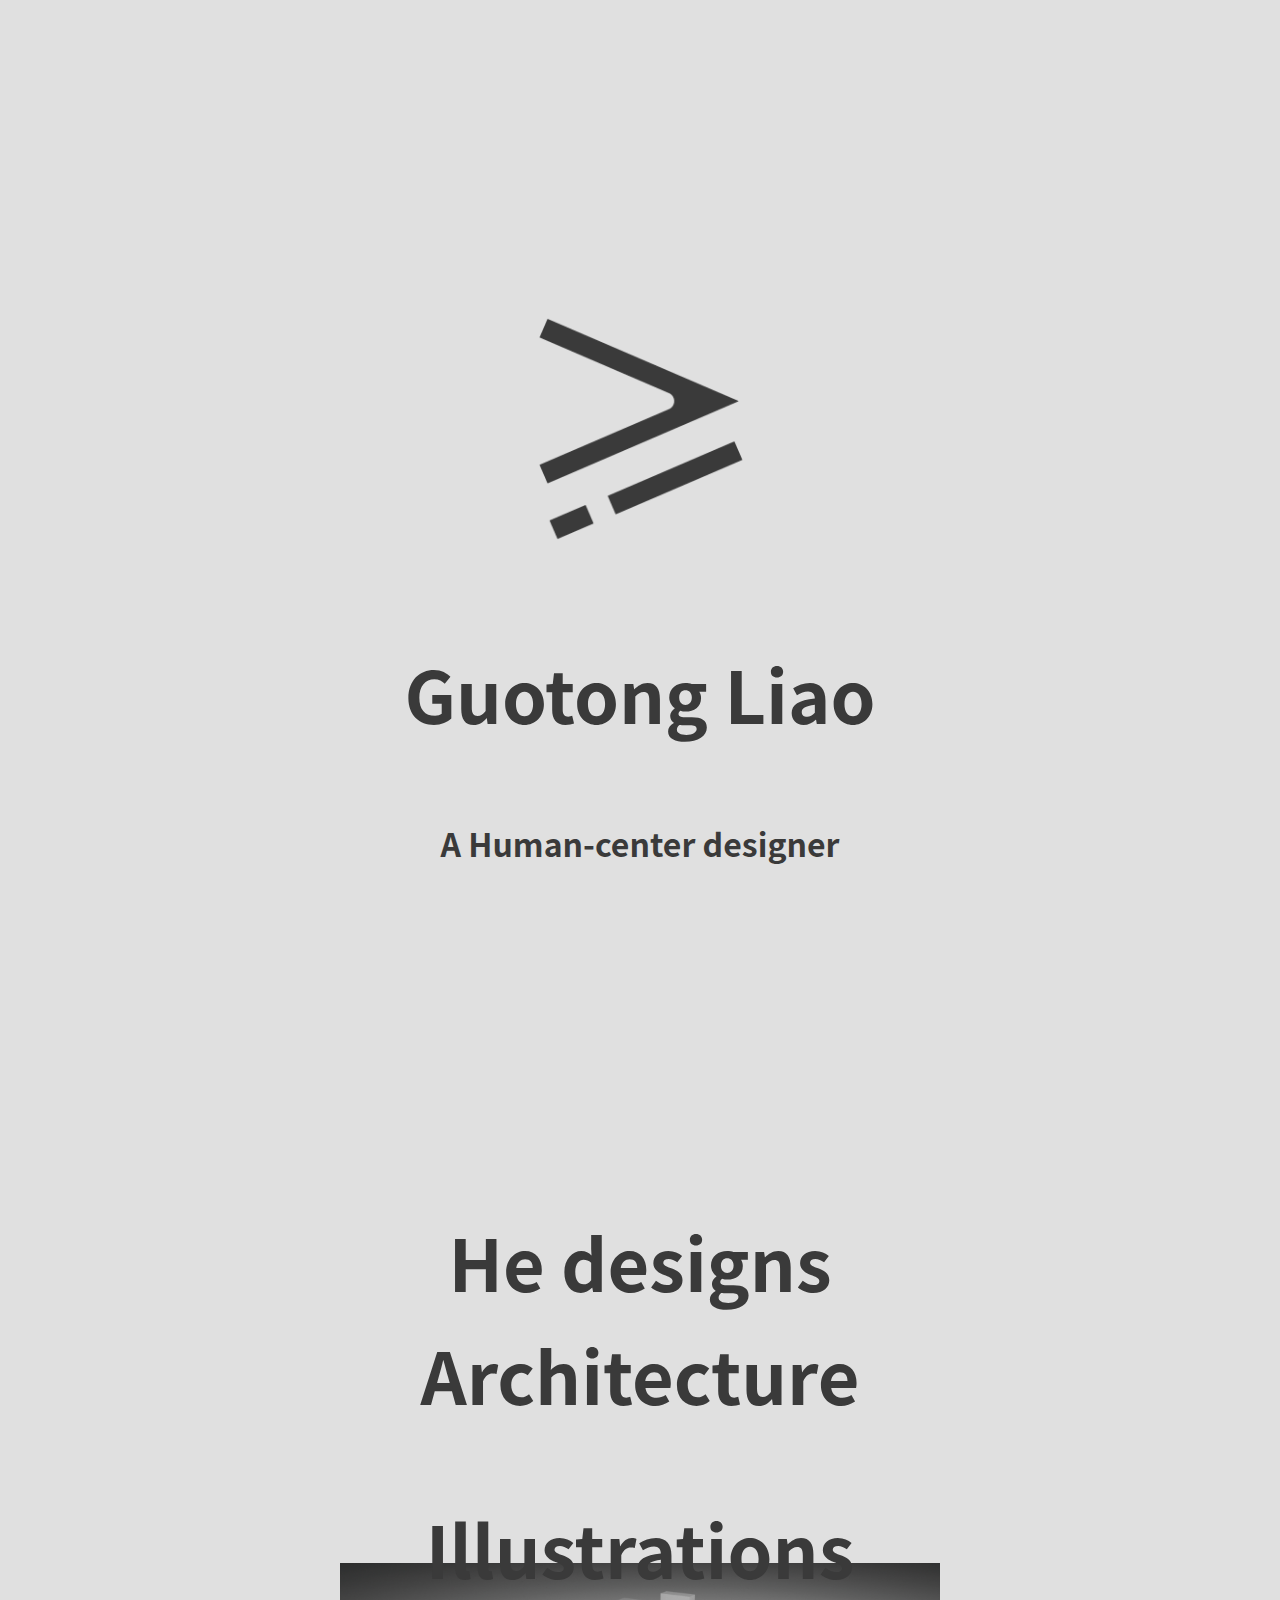
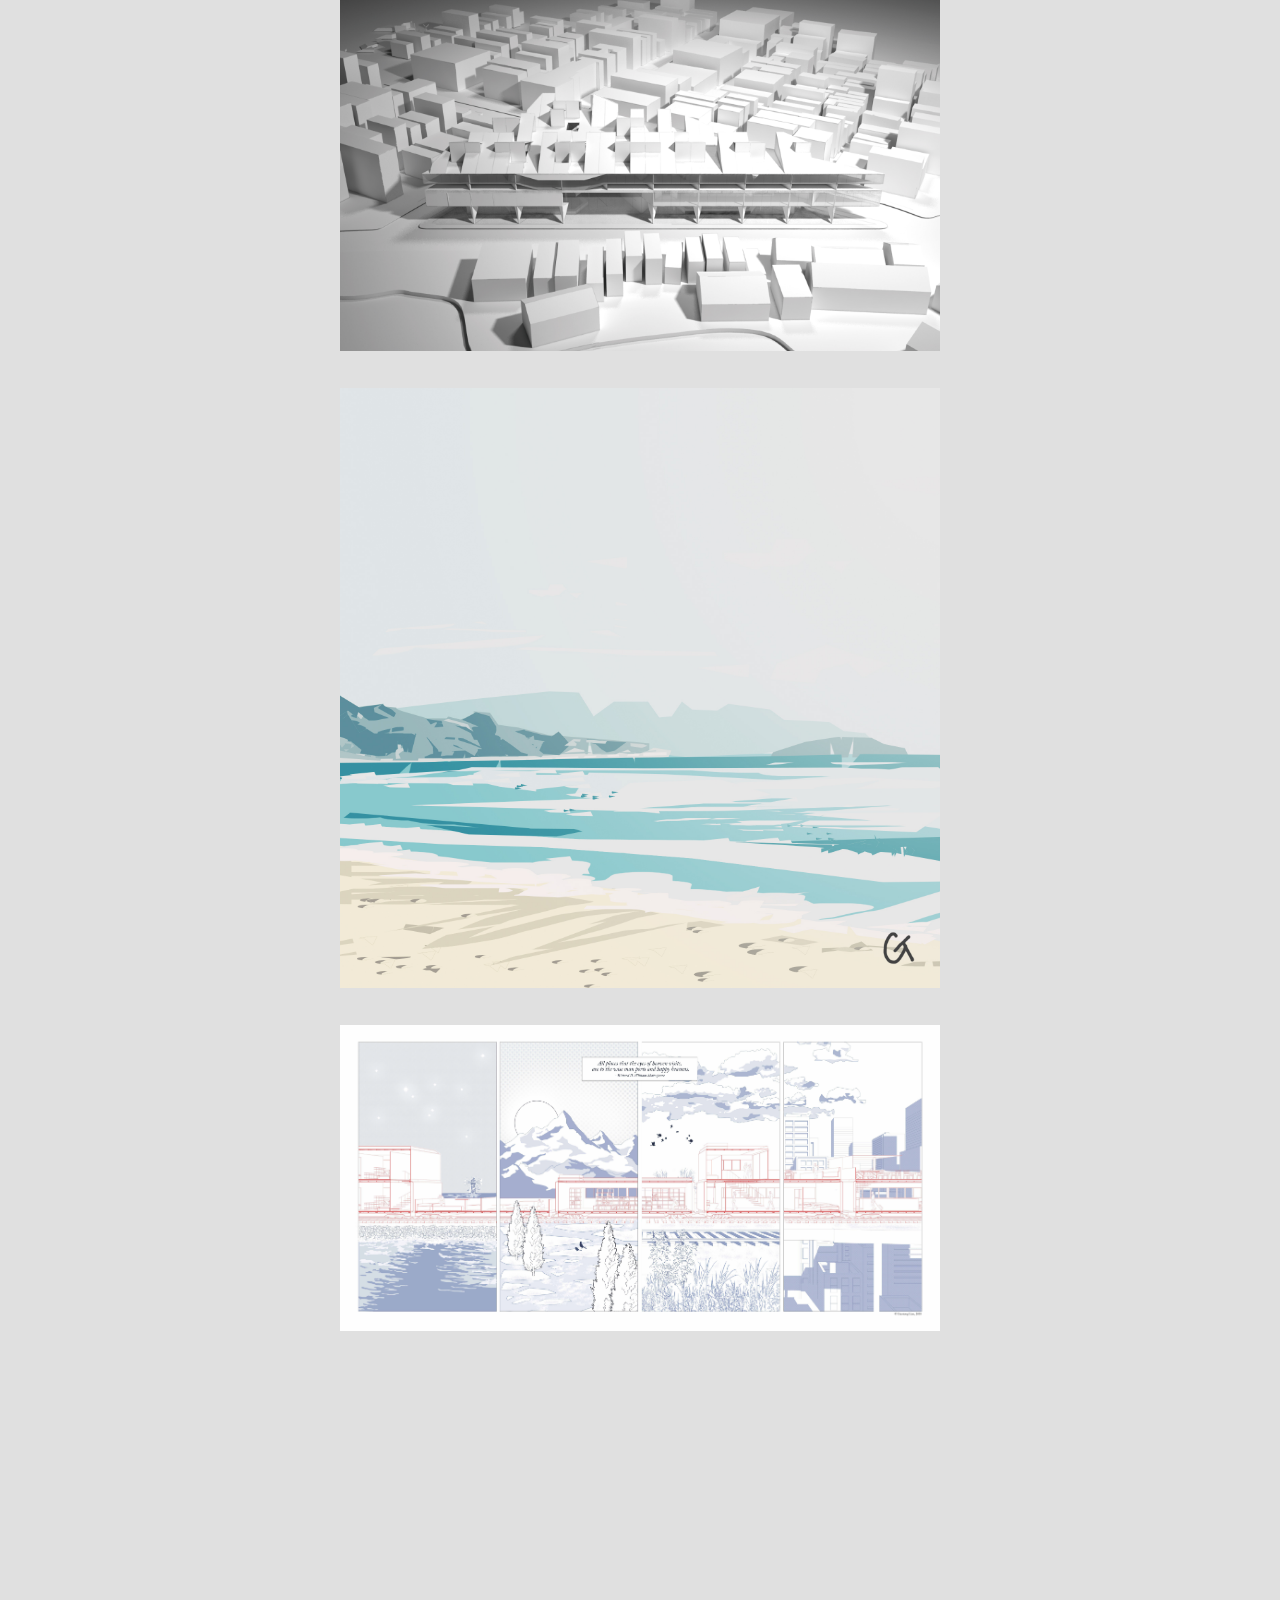
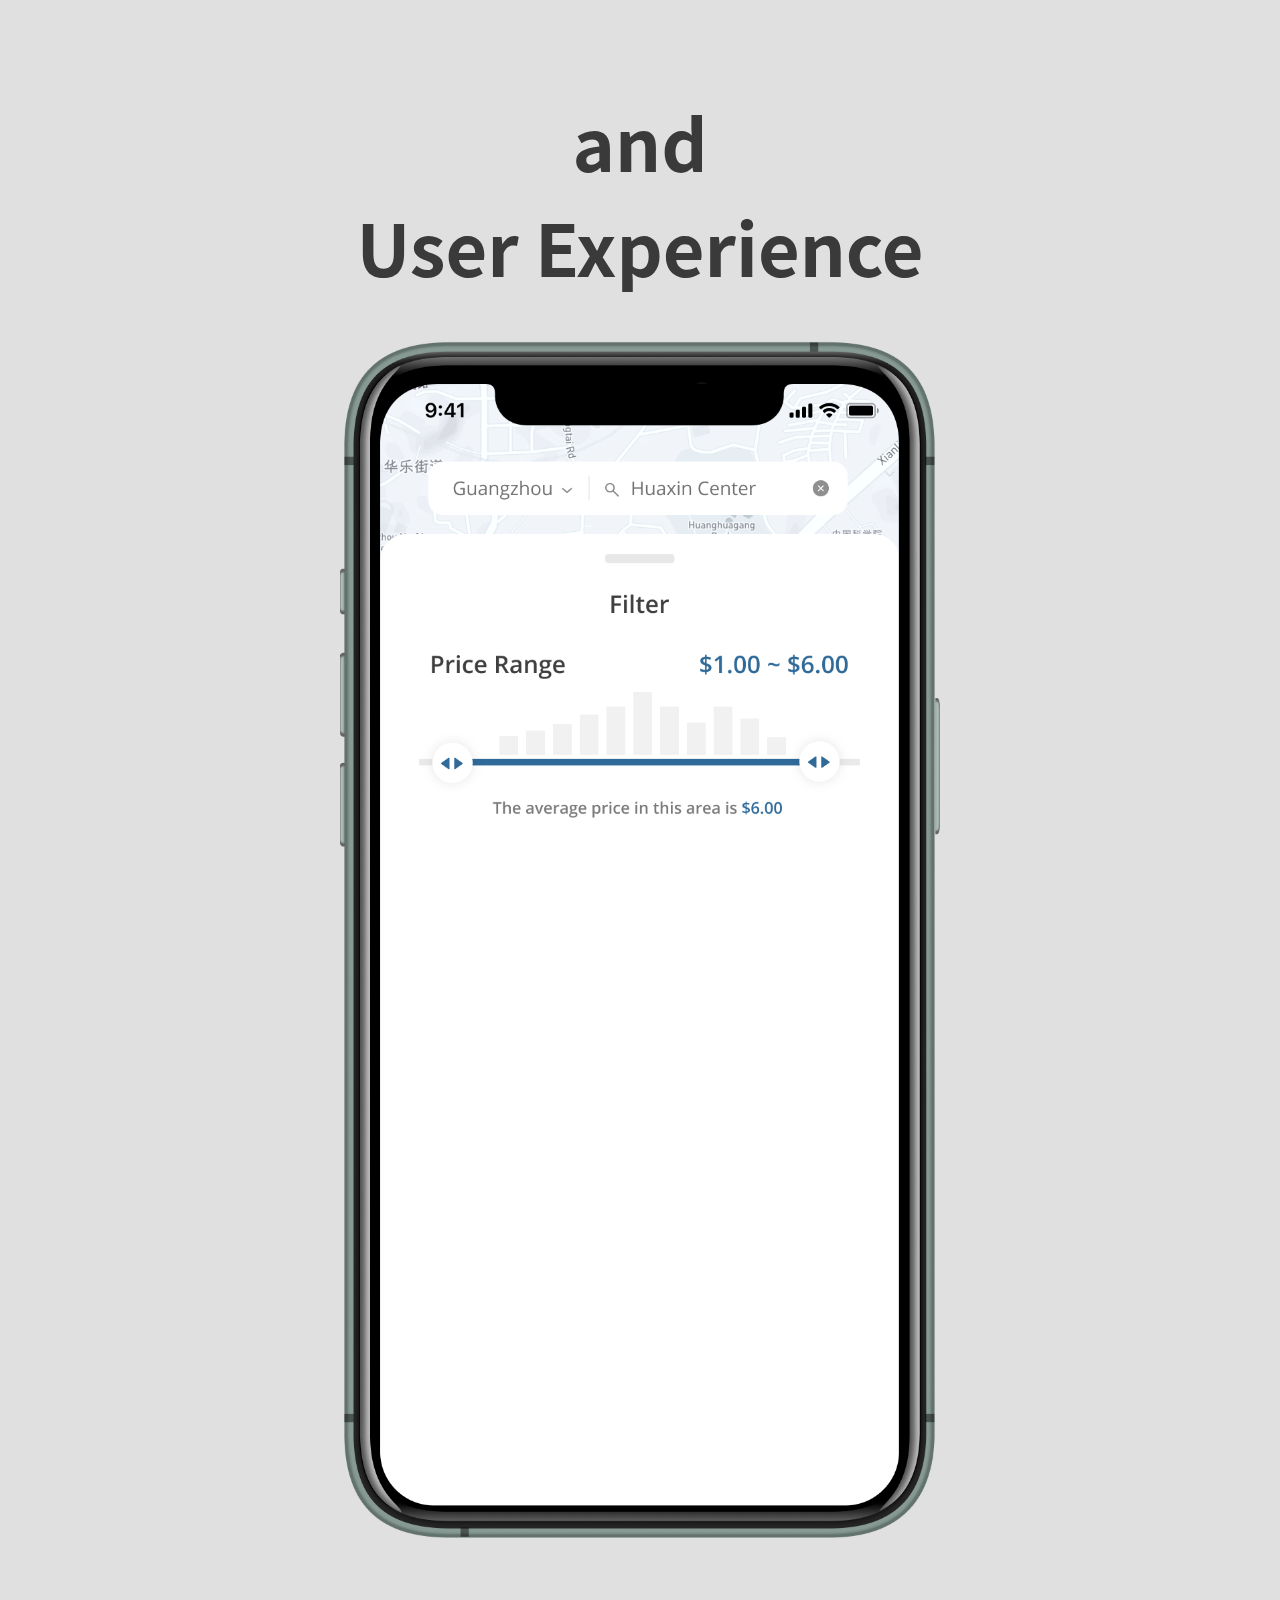
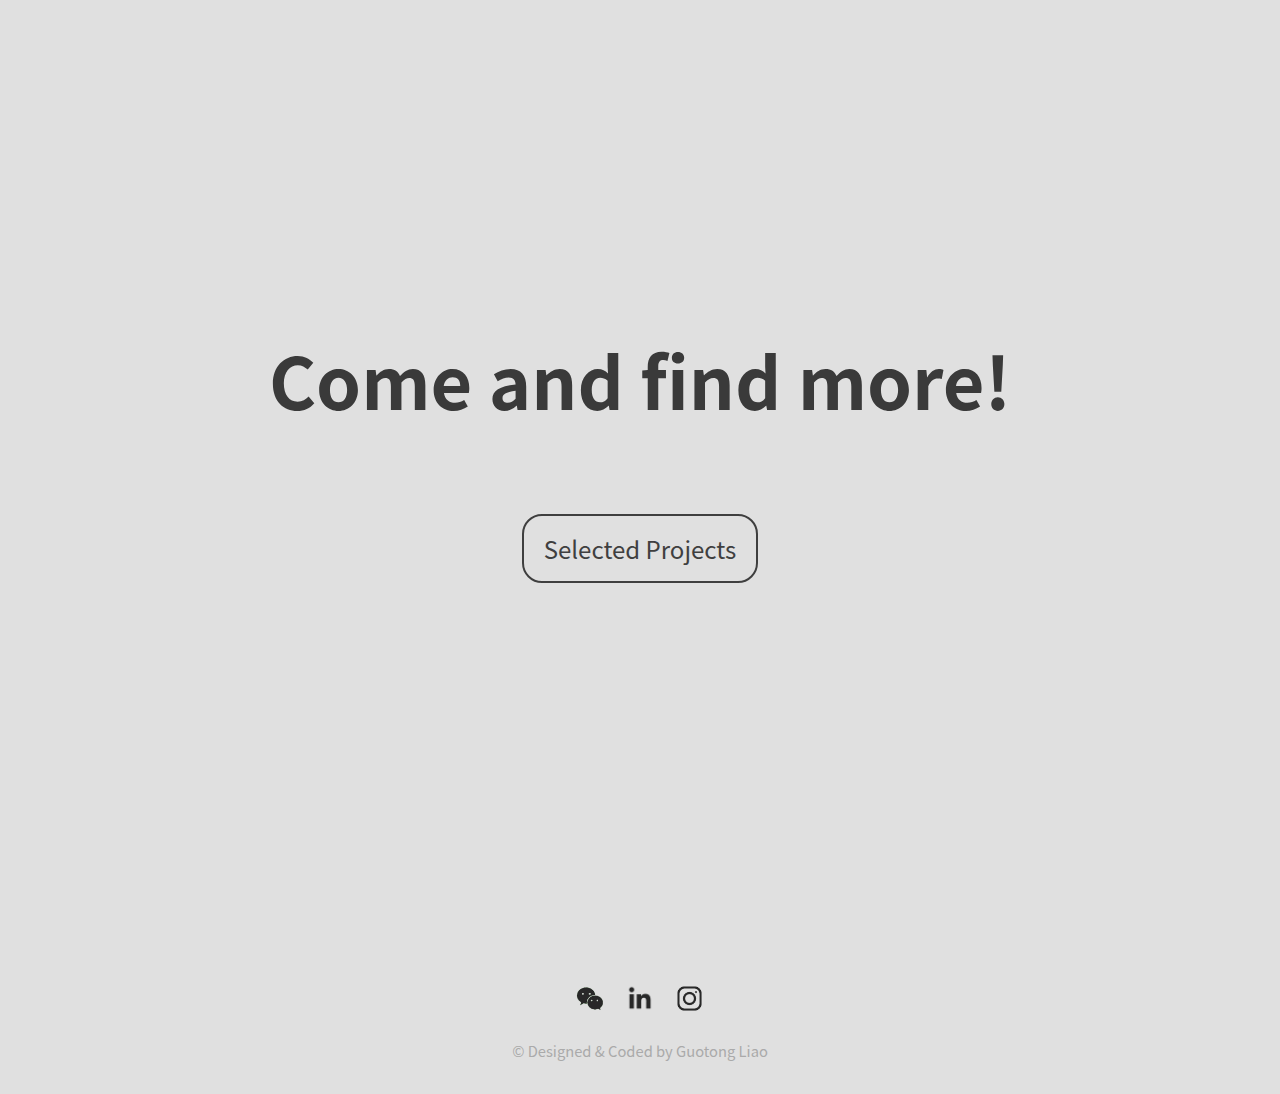
<file: index.html>
<!DOCTYPE html>
<html lang="en">
  <head>
    <meta charset="UTF-8" />
    <meta name="viewport" content="width=device-width, initial-scale=1.0" />
    <meta http-equiv="X-UA-Compatible" content="ie=edge" />
    <title>Intro &middot; Guotong Liao</title>
    <meta name="author" content="Guotong Liao" />
    <meta
      name="description"
      content="Guotong is a designer exploring various forms of multimodal interaction."
    />

    <!-- Favicon -->
    <link rel="icon" type="image/png" href="/img/Projects/DYDY.png">
    <script>
     window.dataLayer = window.dataLayer || [];
     function gtag(){dataLayer.push(arguments);}
     gtag('js', new Date());
     gtag('config', 'UA-127814315-1');
    </script>
    
    <link rel="stylesheet" href="https://glintonliao.github.io/css/landingpage.css" />

    <script src="https://glintonliao.github.io/js/landing.js"></script>

   <!-- Note -->
   <!-- This project is designed by Guotong Liao, Copyright Reserved © 2020-->
    
  

  </head>
  
    
  <body>
   <main>
      <section class="first">
        <div class="intro">
          <img id="icon" src="/img/Intro/DYDY-01.png">
          <h1 id="n">Guotong Liao</h1><br>
          <h2 id="i">A Human-center designer</h2>
        </div> 
      </section>

      <section class="second">
        <div id="archi">
          <div id="textschange">
            <h1>He designs</h1>
            <h1 id="architecture">Architecture</h1>
            <h1 id="illustrations">Illustrations</h1>

          </div>


          <div>
            
            <div id="img1">
              <img src="/img/Poetry of Triangle/Perspective03.jpg">
            </div>

            <div id="img2">
              <img src="/img/Digital Artworks/Beach.jpg">
            </div>

            <div id="img3">
              <img src="/img/Digital Artworks/Ichi-go ichi-e.jpg">
            </div>

            
          </div>

        </div>
      </section>

      <section class="third">
        <div class="UX">
          <h1> and <br> User Experience</h1>

          <div id="ui">
            <img id="hardware" src="/img/Intro/Frame.png">
            <ul>
              <li>
                <img src="/img/Intro/Group 22.png" alt="">
              </li>

              <li>
                <img src="/img/Intro/Group 23.png" alt="">
              </li>

              <li>
                <img src="/img/Intro/Group 24.png" alt="">
              </li>

              <li>
                <img src="/img/Intro/Group 54.png" alt="">
              </li>

              <li>
                <img src="/img/Intro/Group 57.png" alt="">
              </li>

            </ul>
          </div>

        </div>
      </section>

      <section class="final">
        <div class="projects">
          <h1>Come and find more!</h1>
        </div>
        <a href="/Posts/Projects.html" class="button">Selected Projects</a>
      </section>

    </main>
  
    <footer>
      <div class="contact">
          <a href="/img/Projects/QR Code.jpg"  target="_blank" class="wechat-button" ></a>
          <a href="https://www.linkedin.com/in/glintonliao"  target="_blank" class="linkedin-button" ></a>
          <a href="https://www.instagram.com/glinton_liao" target="_blank" class="ig-button" ></a>
      </div>

    
      <span>
        © Designed & Coded by Guotong Liao
      </span>
    </footer>

  </body>

  <script>
     var animation = bodymovin.loadAnimation({
       container: document.getElementsById("unicorn"), // the dom element that will contain the animation
       renderer: 'svg',
       loop: true,
       autoplay: true,
       path: 'Unicorn.json' // the path to the animation json
      });
  </script>
  
</html>
</file>
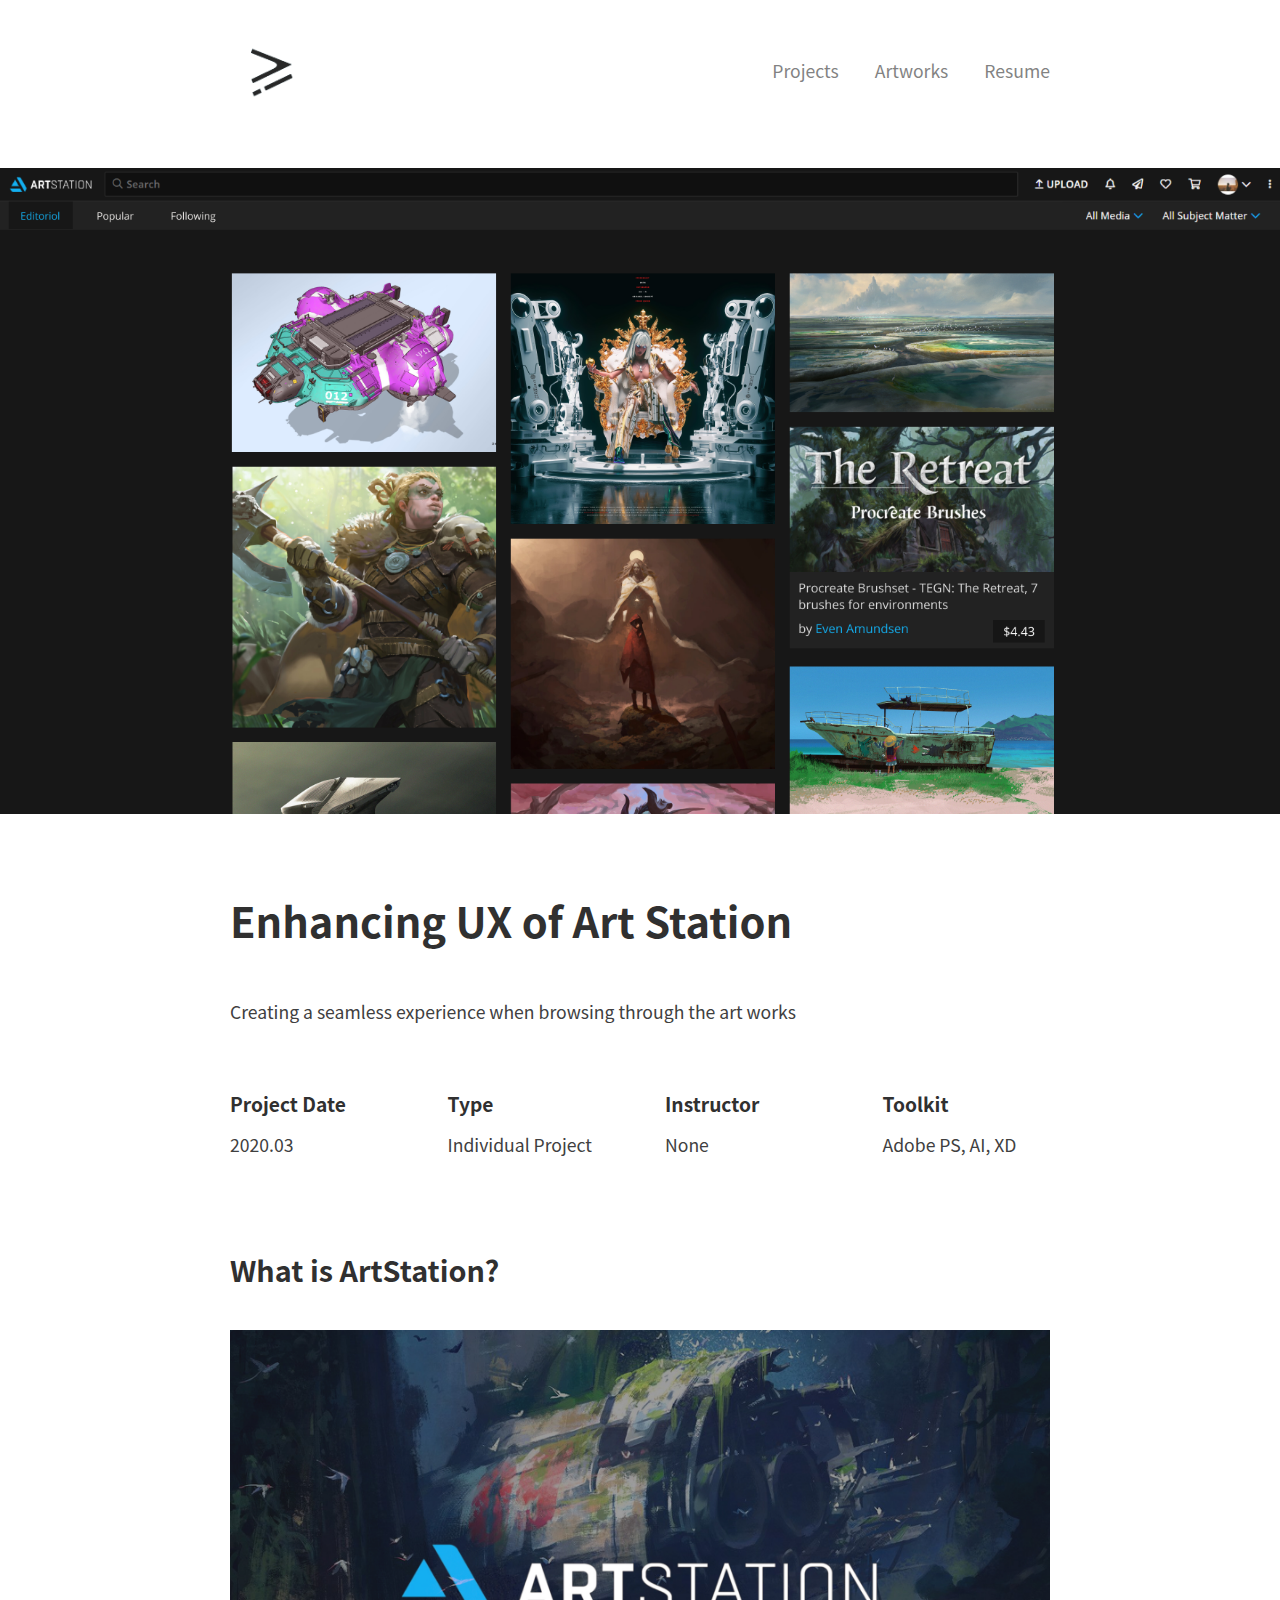
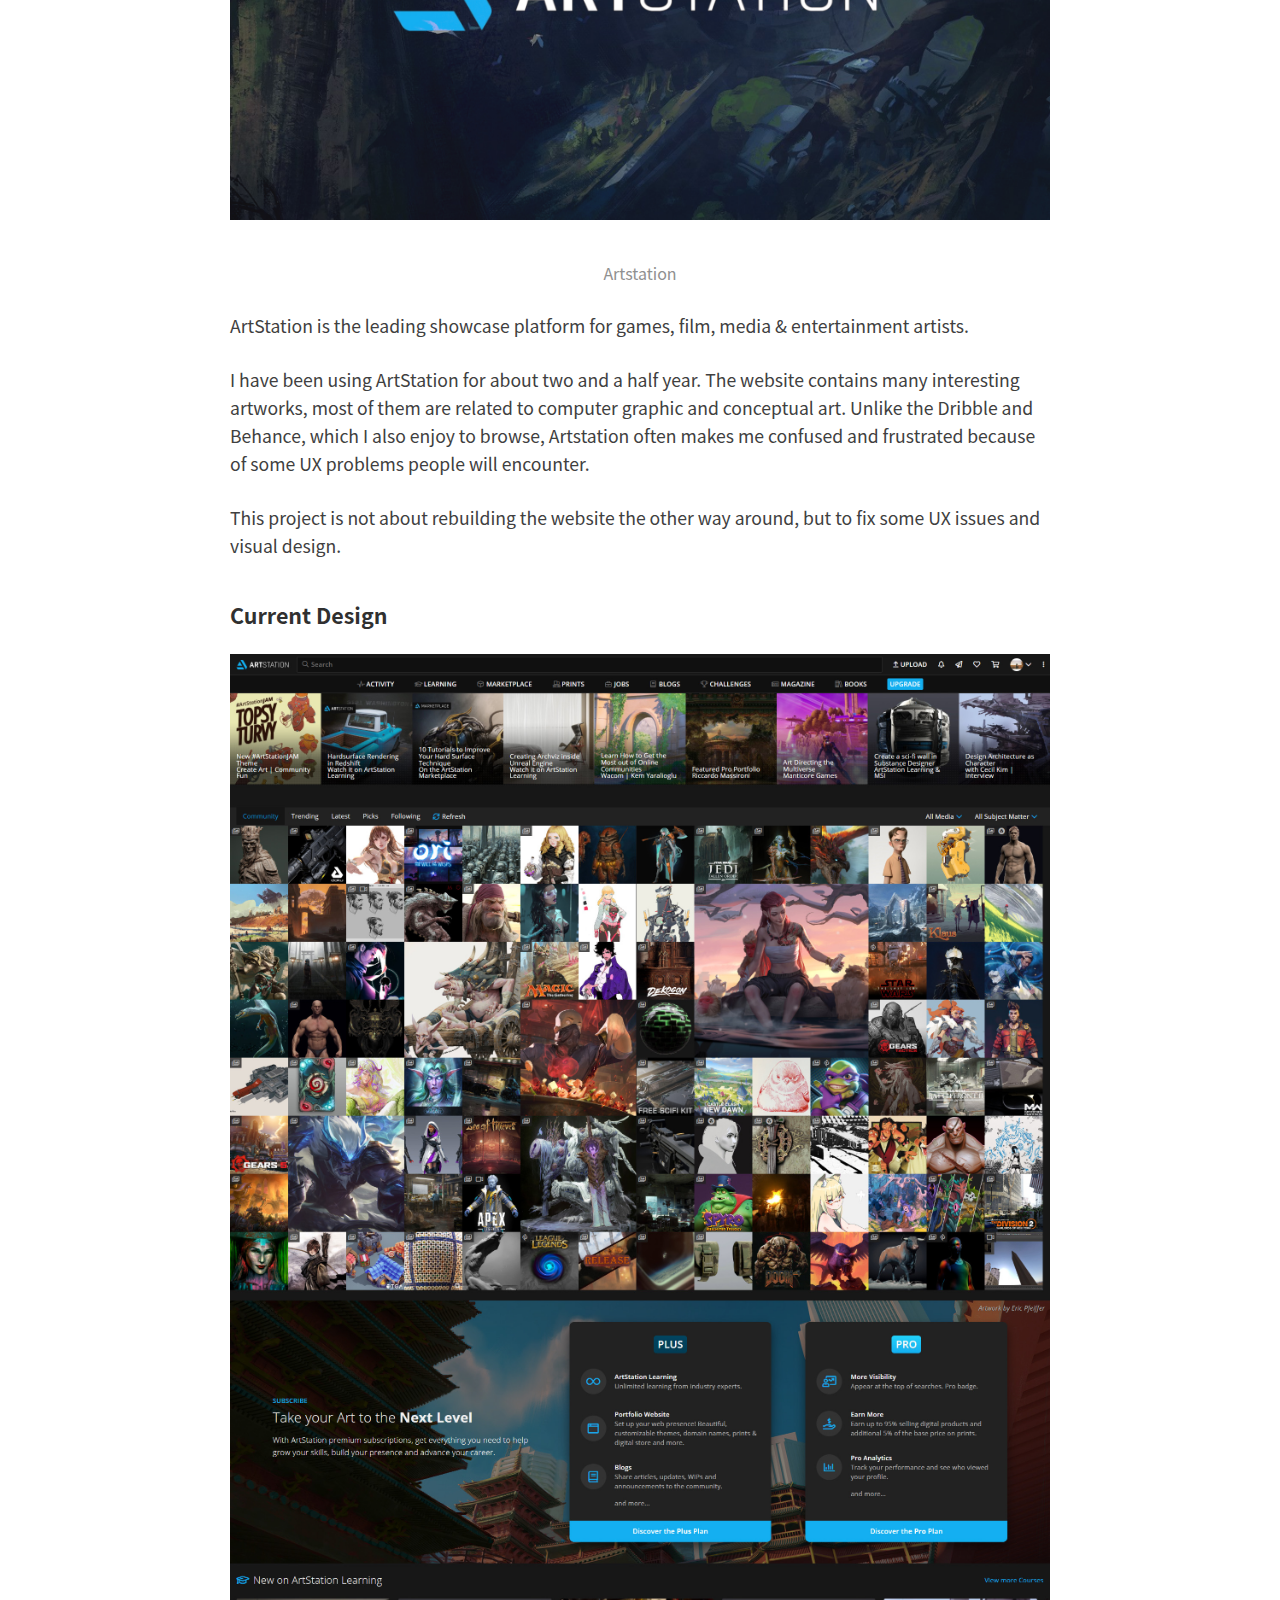
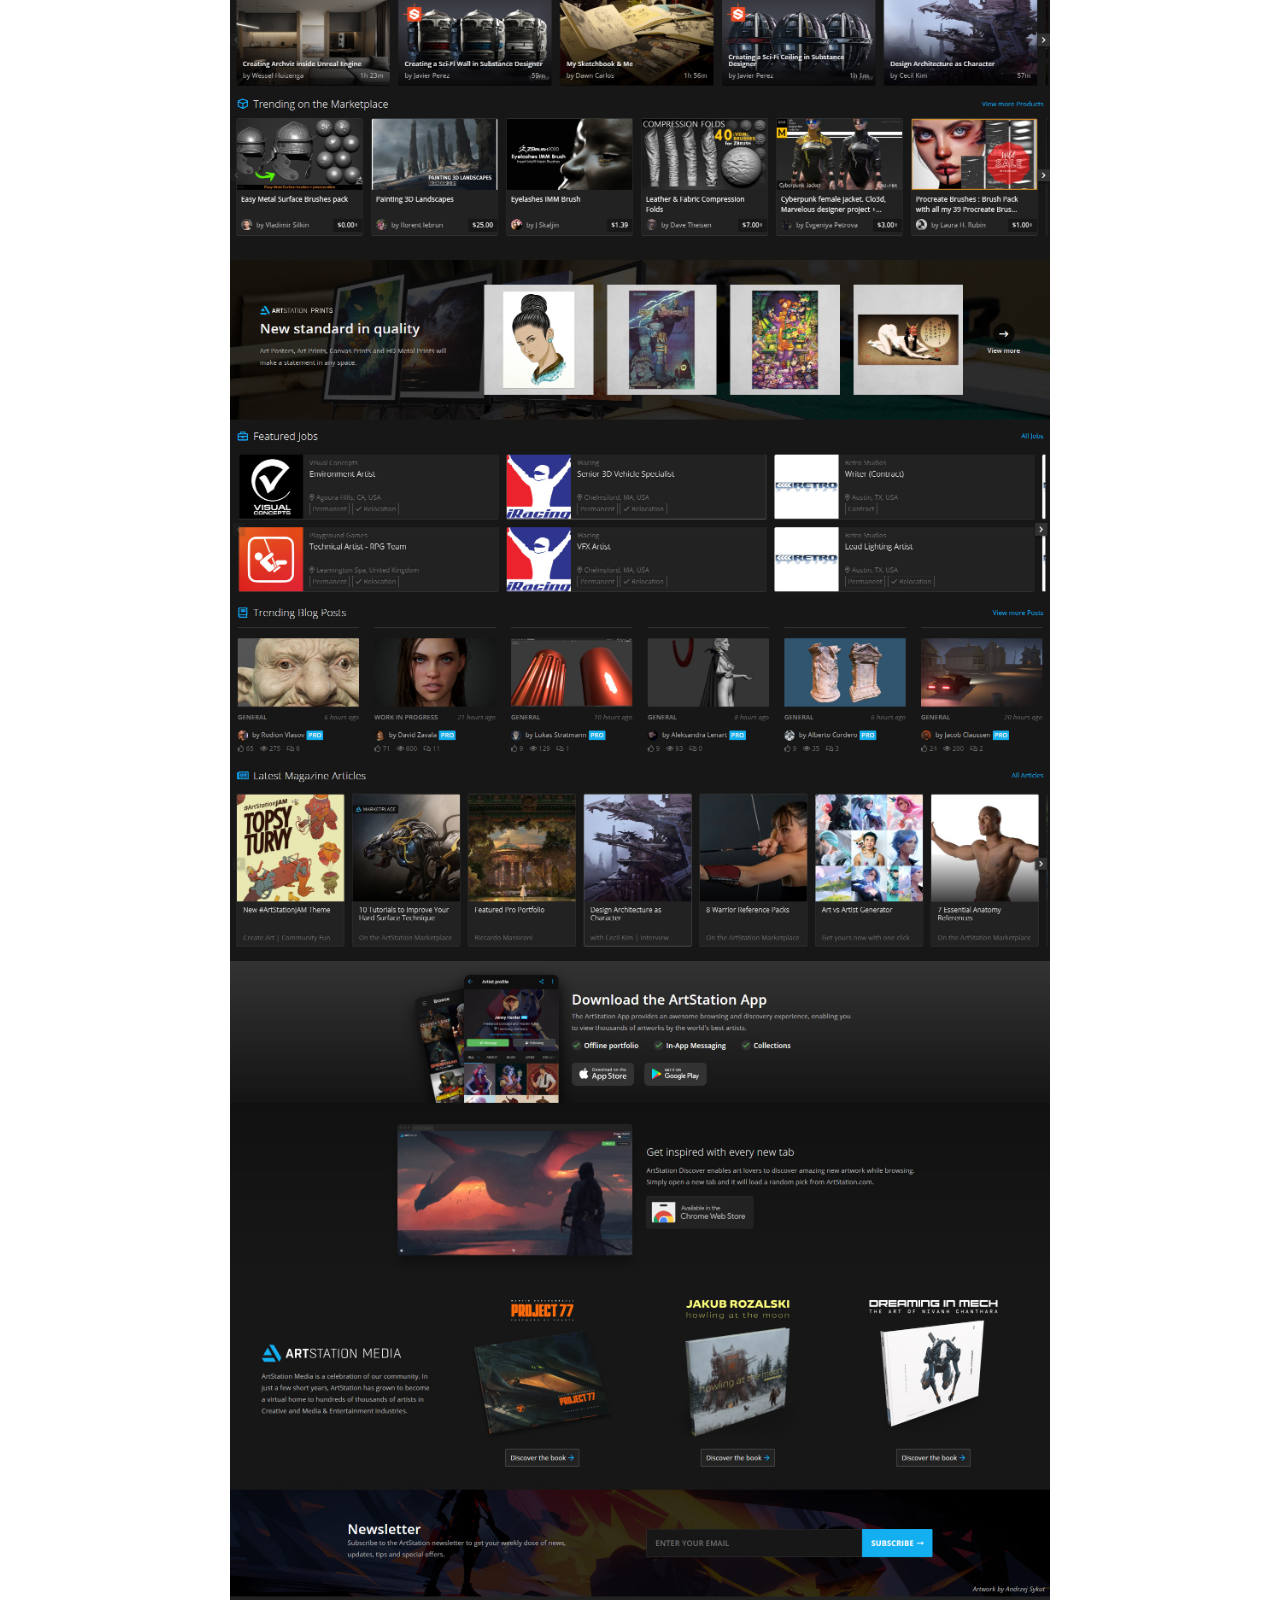
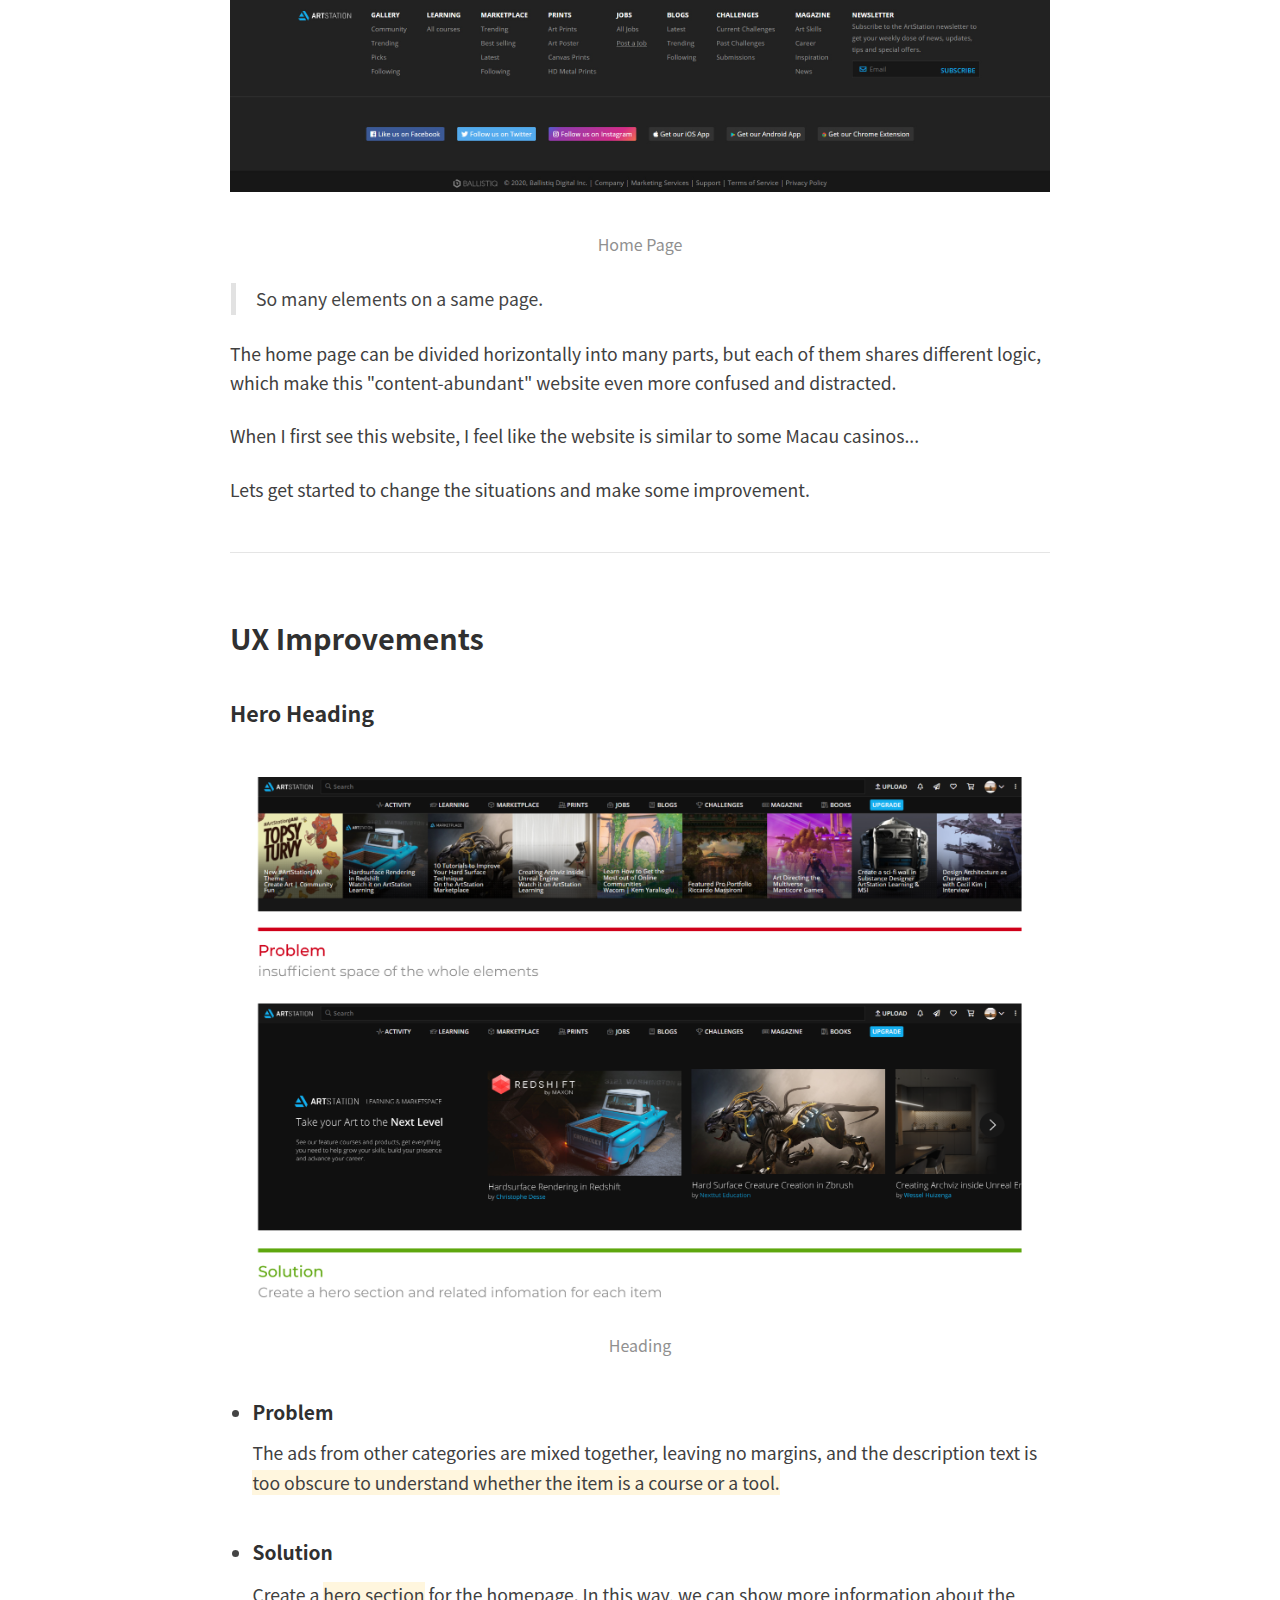
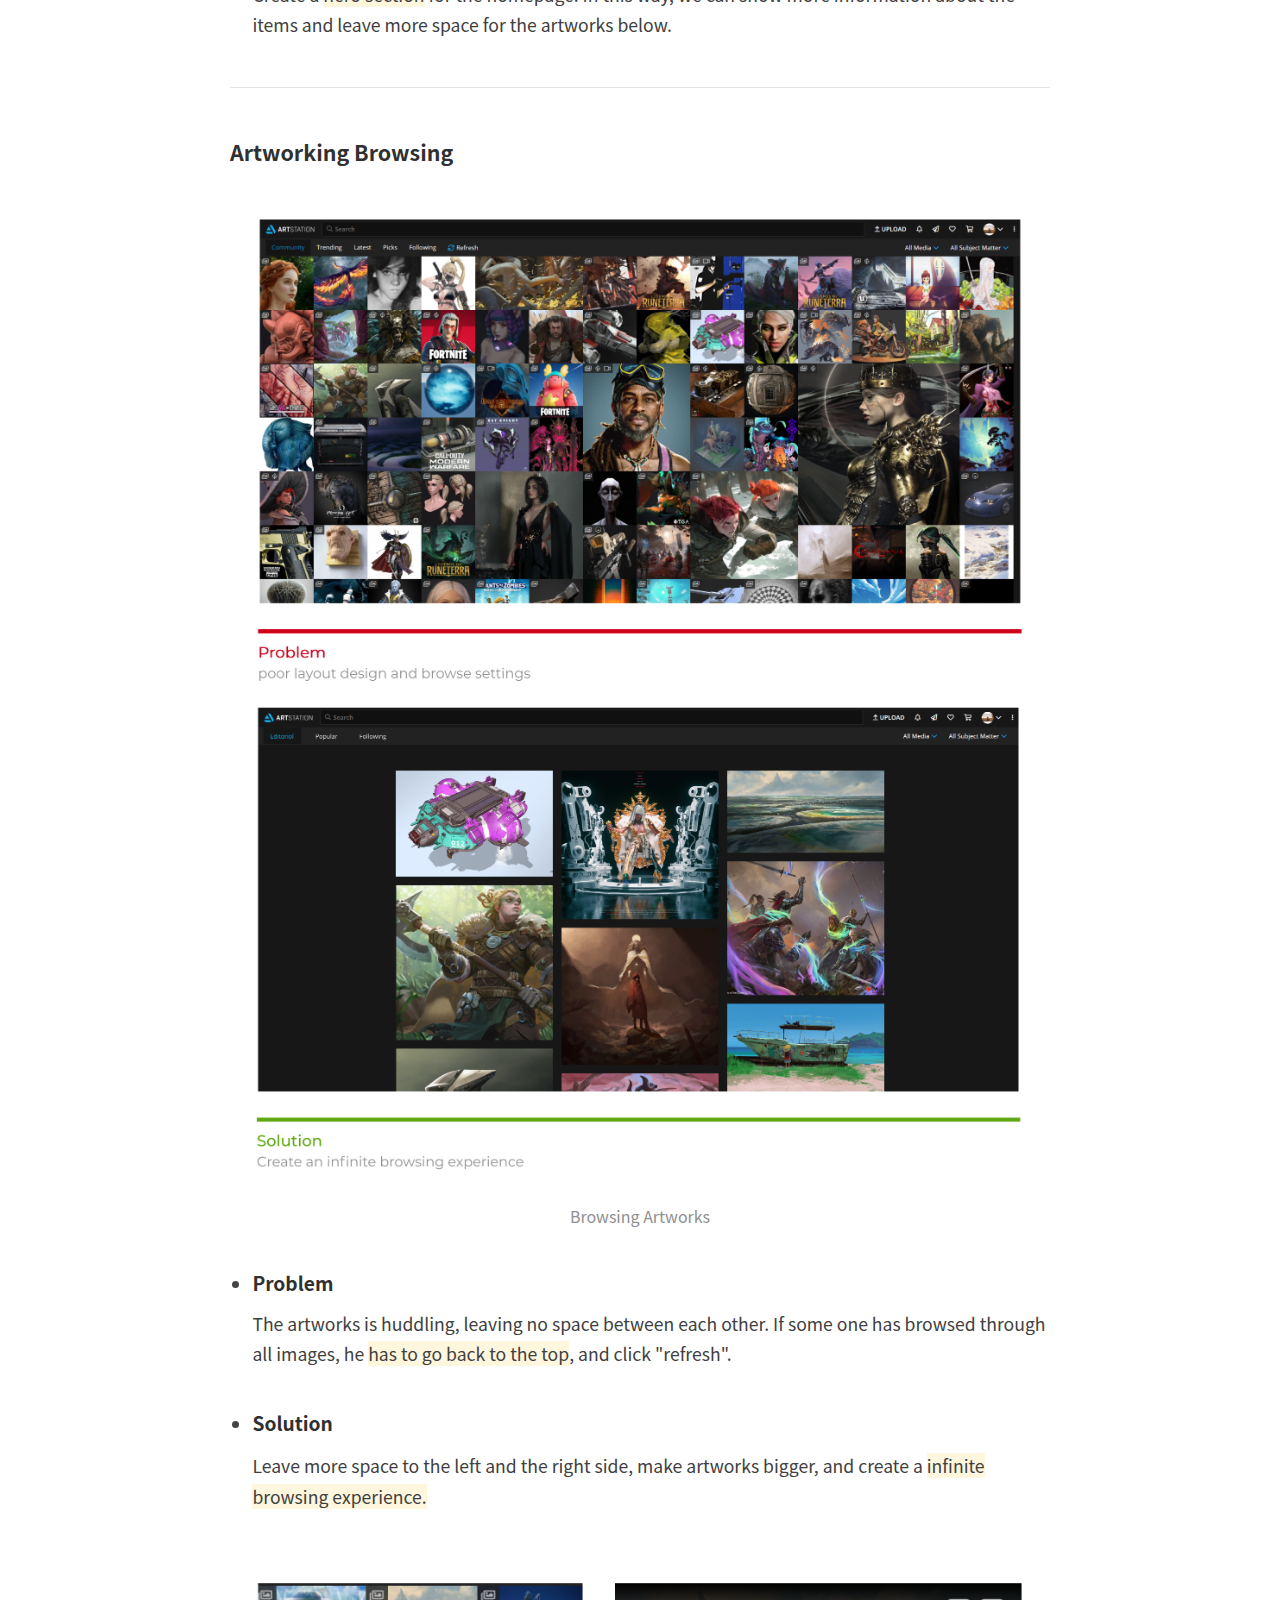
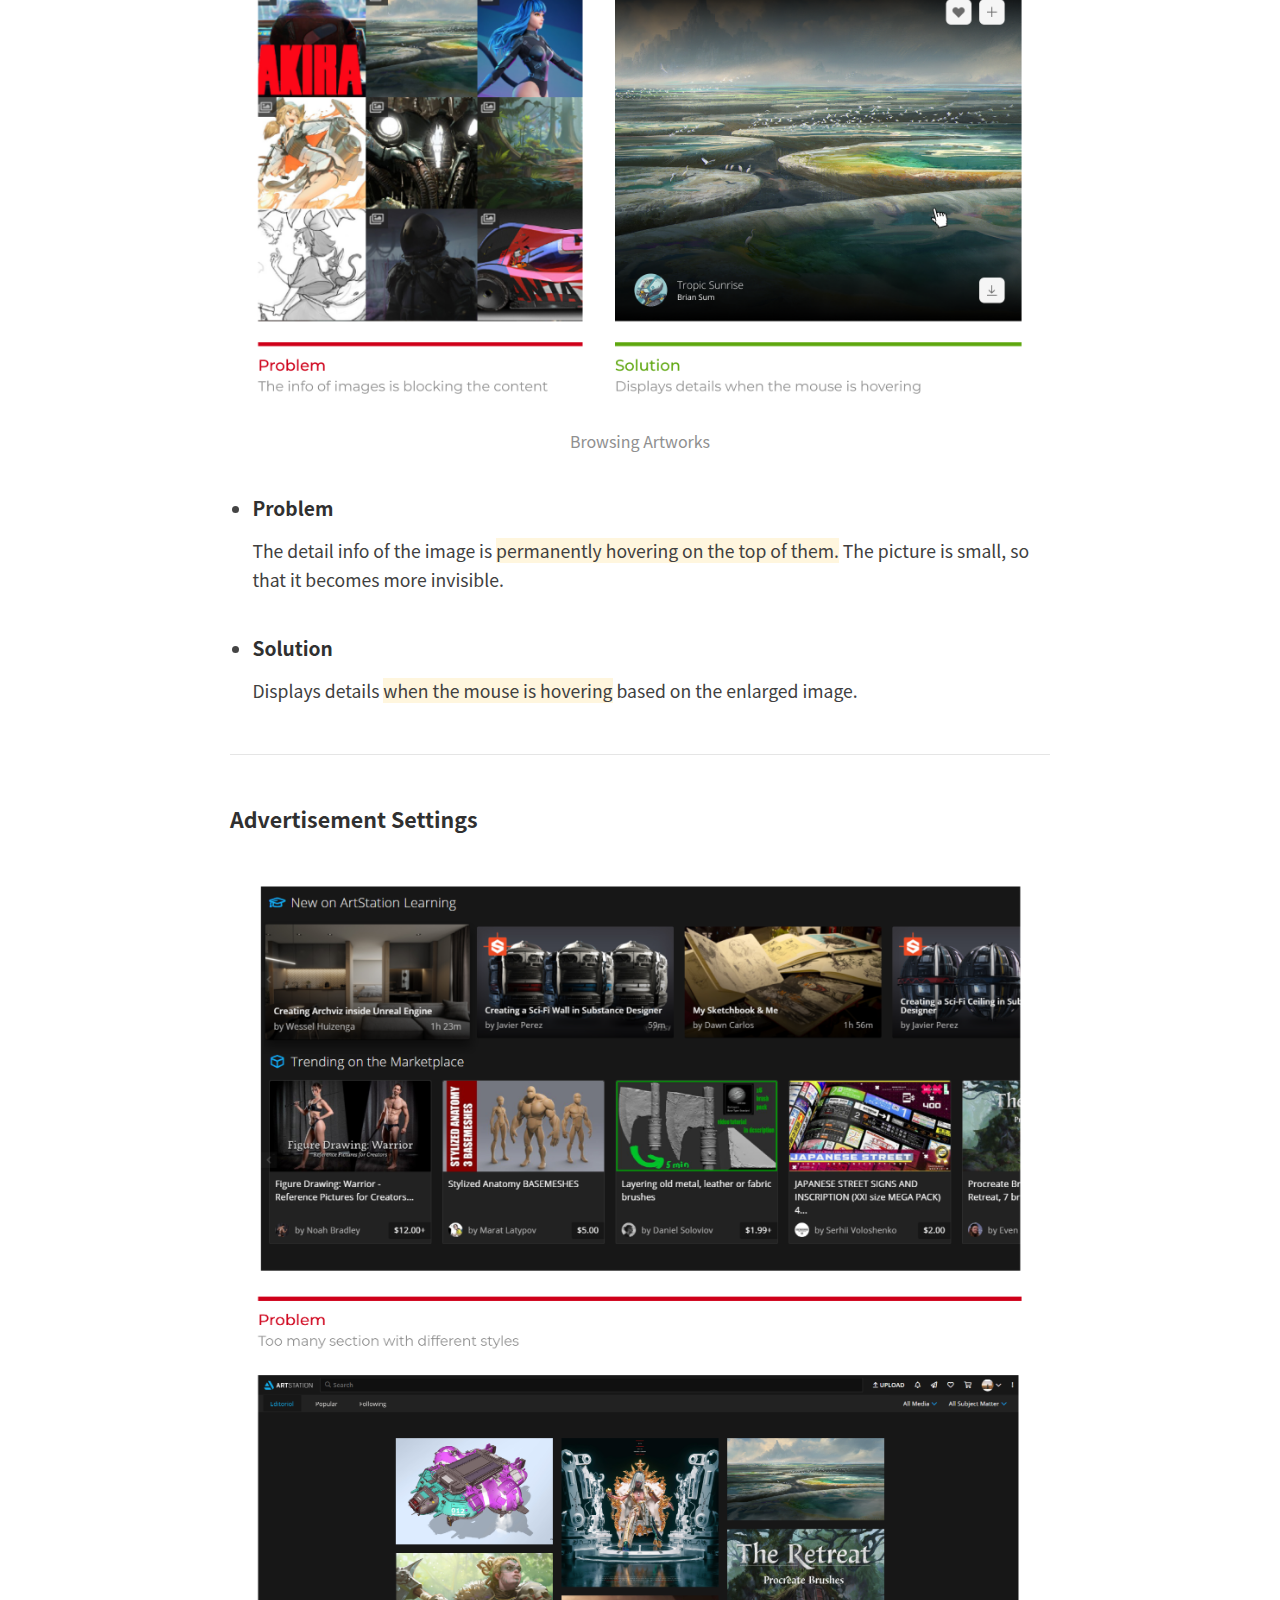
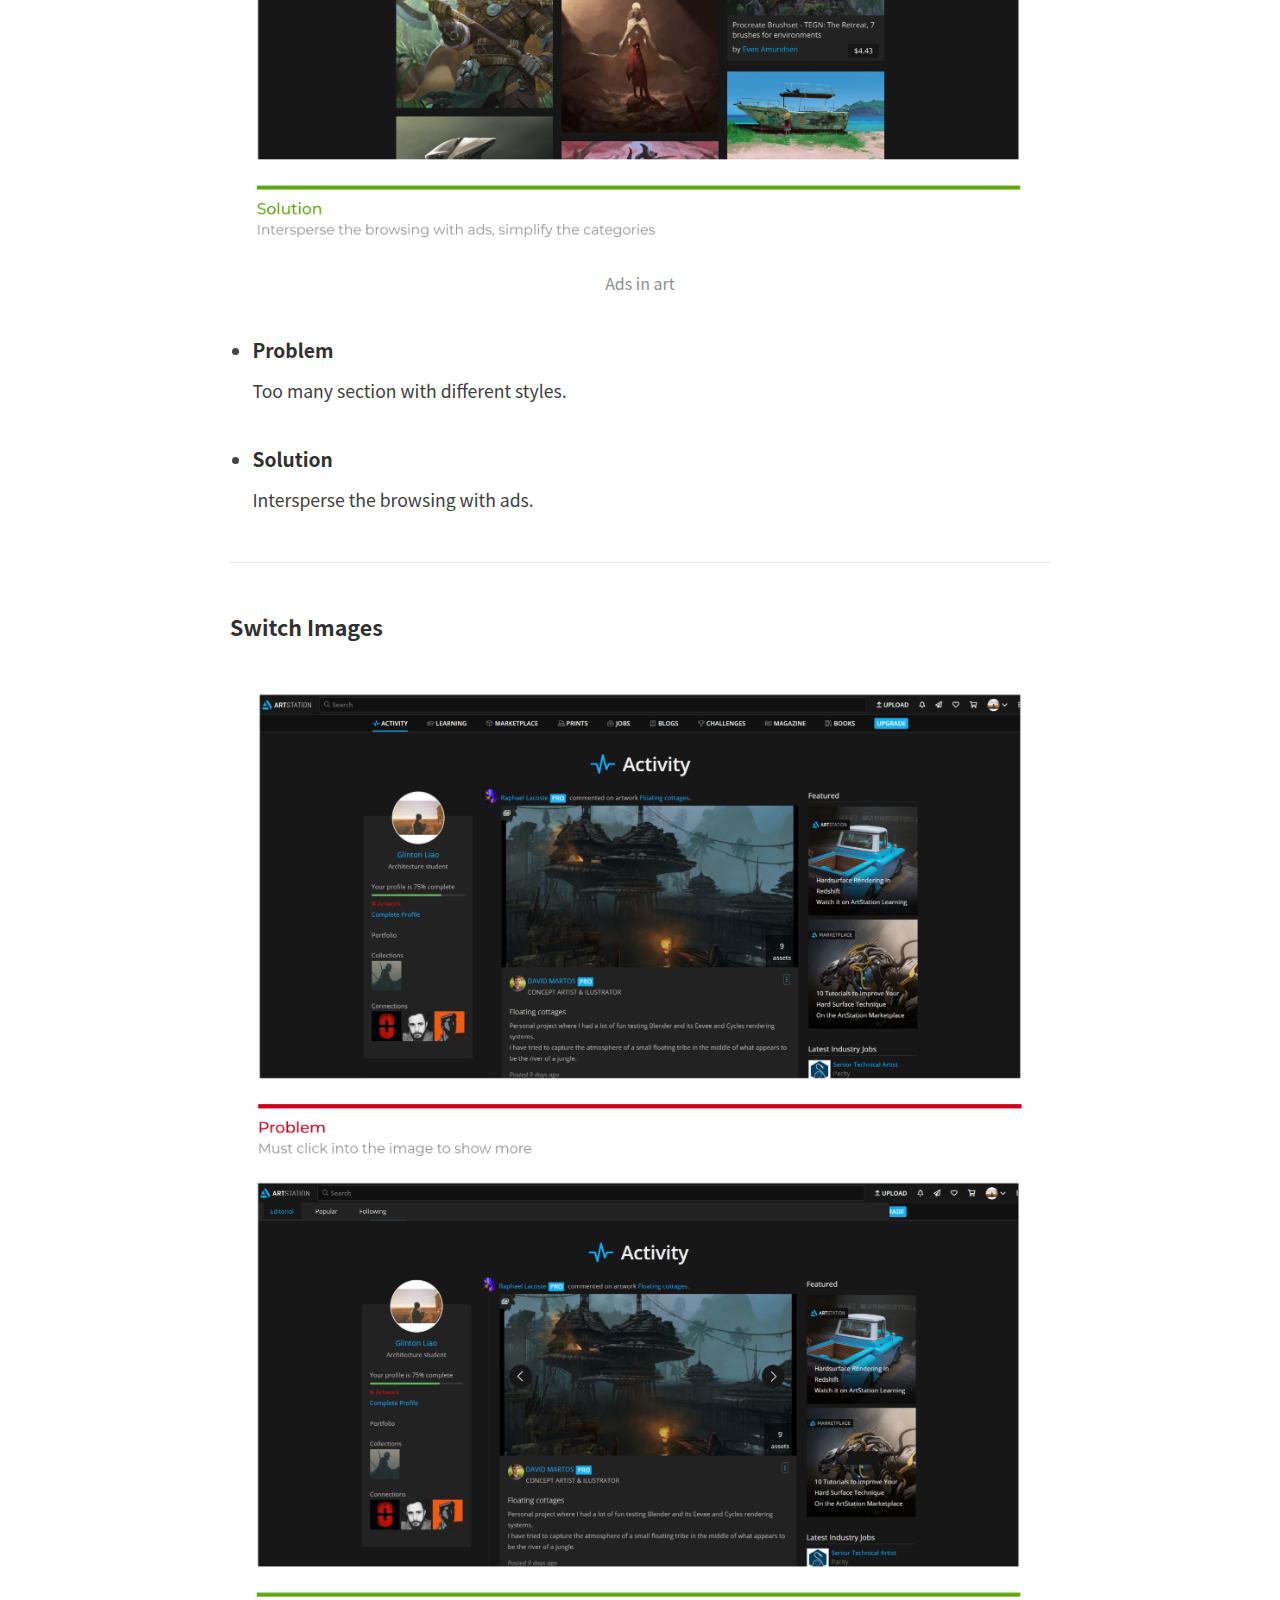
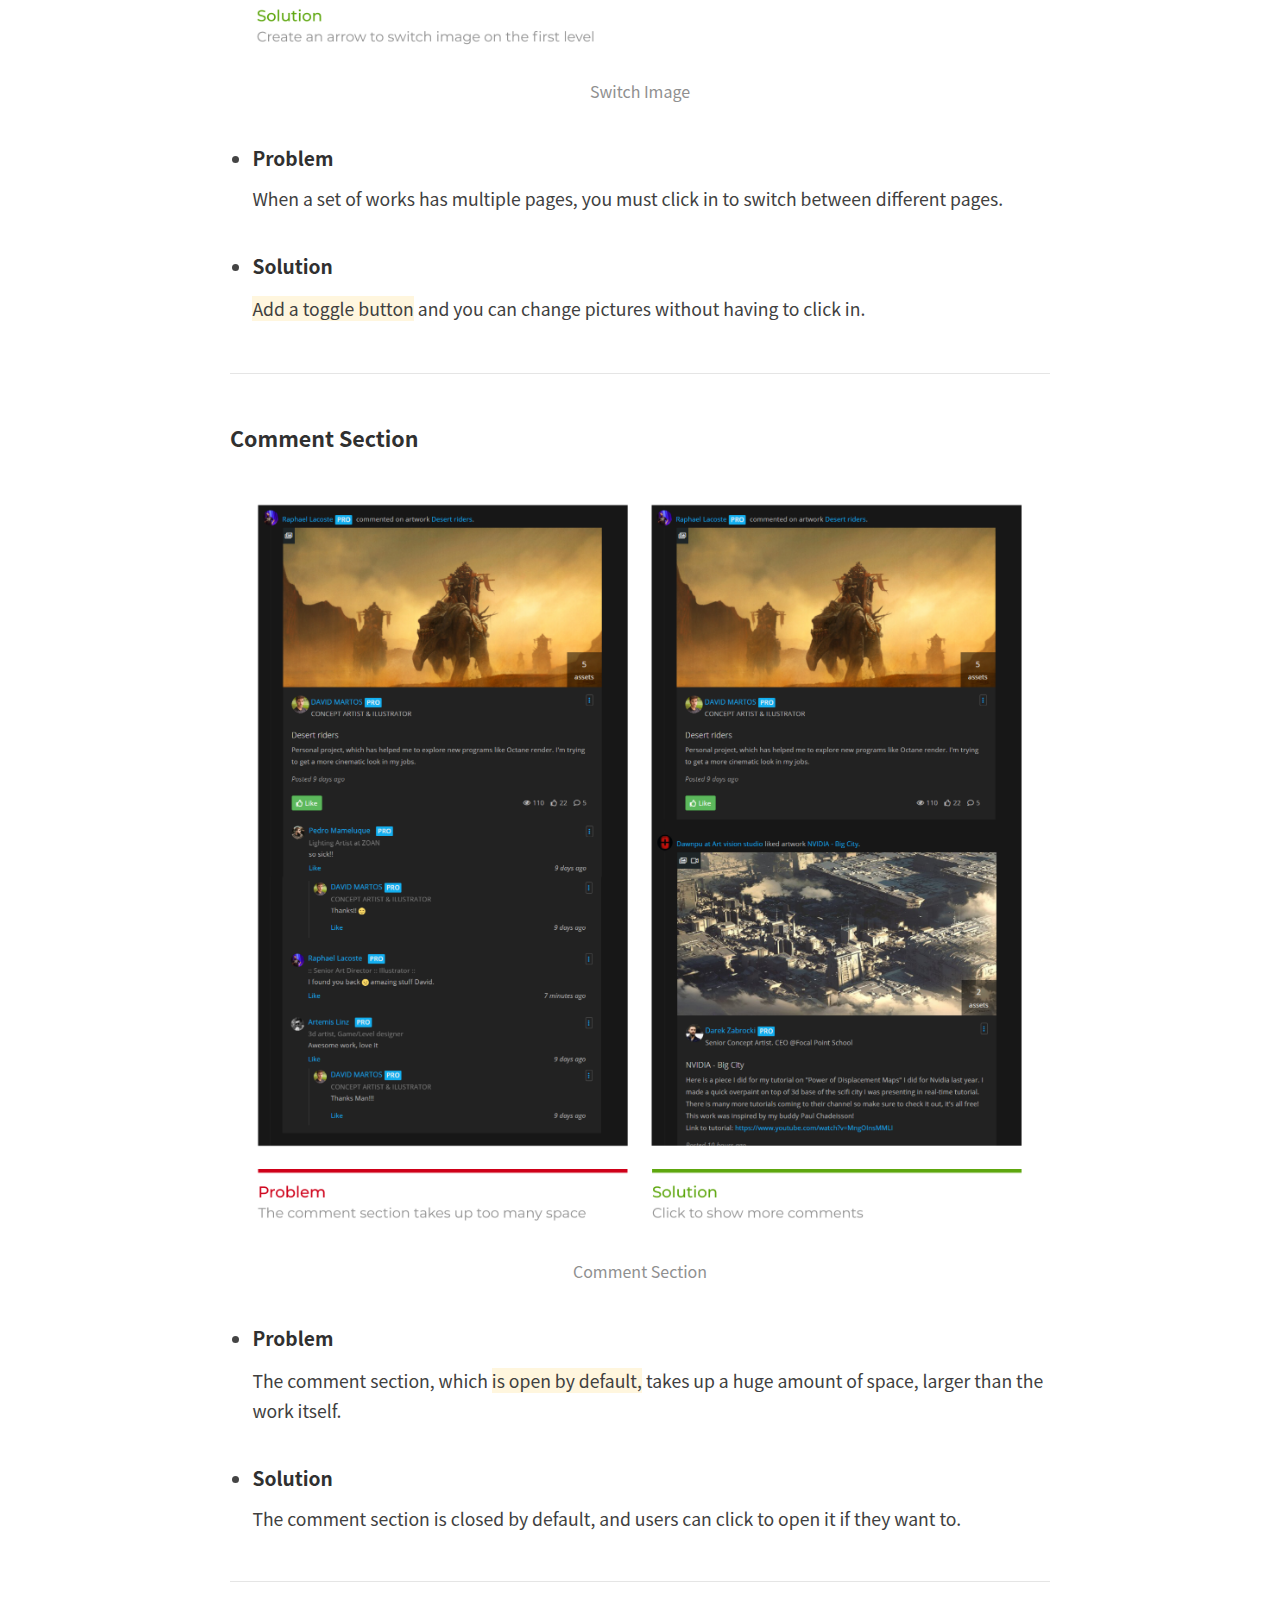
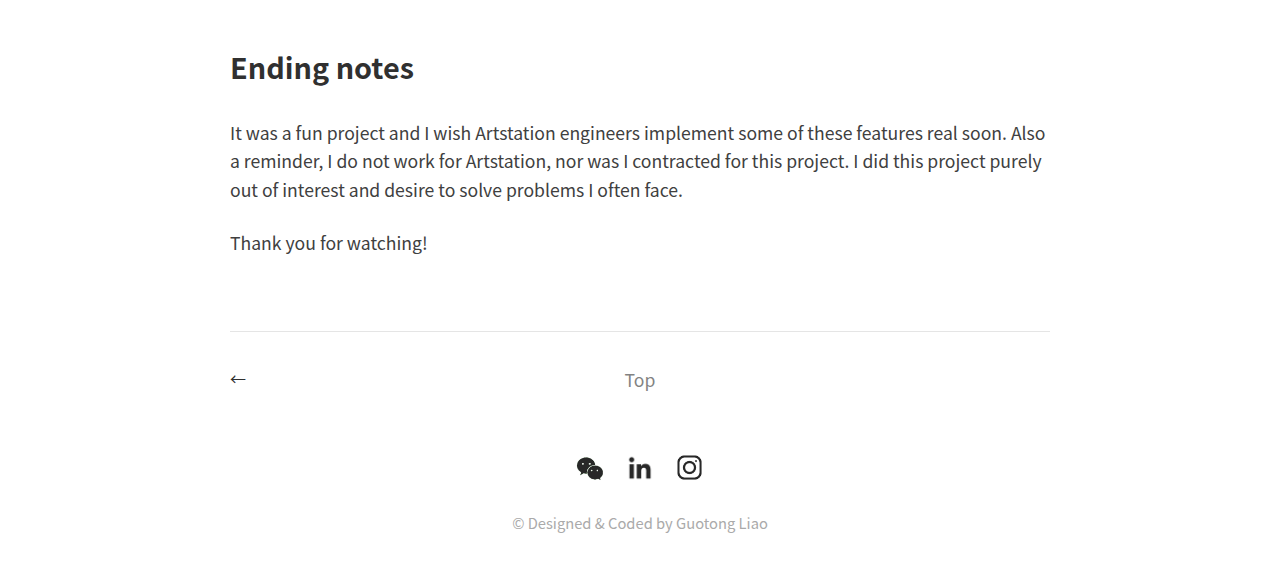
<file: Posts/Artstation.html>
<!DOCTYPE html>
<html lang="en">

  <head>
   <meta charset="UTF-8">
   <meta name="viewport" content="width=device-width, initial-scale=1.0">

   <title>
    
    ArtStation &middot; Guotong Liao
    
   </title>

   <!-- CSS -->
   <link rel="stylesheet" href="https://glintonliao.github.io/css/posts.css">
   <!--<link href="https://fonts.googleapis.com/css?family=Rubik" rel="stylesheet">-->

   <!-- Favicon -->
   <link rel="icon" type="image/png" href="https://glintonliao.github.io/img/Projects/DYDY.png">
   
   <!-- Global site tag (gtag.js) - Google Analytics -->
   <script async src="https://www.googletagmanager.com/gtag/js?id=UA-171607494-1"></script>
   <script>
     window.dataLayer = window.dataLayer || [];
     function gtag(){dataLayer.push(arguments);}
     gtag('js', new Date());

     gtag('config', 'UA-171607494-1');
   </script>

   <!-- Note -->
   <!-- This project is designed by Guotong Liao, Copyright Reserved © 2020-->


  </head>


  <body>
    <nav class="nav">
      <div class="nav-container">
        <a class = "icon" href="/index.html" title="Back to the intro page">
          <img class="nav-title" src="https://glintonliao.github.io/img/Projects/DYDY.png"/>
        </a>
        <ul>
          <li><a href="https://glintonliao.github.io/Posts/Projects.html">Projects</a></li>
          <li><a href="https://glintonliao.github.io/Posts/Artworks.html">Artworks</a></li>
          <li><a href="https://glintonliao.github.io/Resume - LIAO.pdf" target="_blank">Resume</a></li>  
        </ul>
      </div>
    </nav>

      <p class="cover">
      <img src="https://glintonliao.github.io/img/Artstation/Cover-Artstation.png" alt="image" >
      </p>
    
   <main>
    <div class="post">

    <div class="post-main">
     <h1 class="post-title">Enhancing UX of Art Station</h1>
     <p>Creating a seamless experience when browsing through the art works</p>

     <div class="grid-intro">
       <div class="Date">
         <h4>Project Date</h4>
         <p>2020.03</p>
       </div>

       <div class="Type">
         <h4>Type</h4>
         <p>Individual Project</p>
       </div>

       <div class="Instructor">
         <h4>Instructor</h4>
         <p>None</p>
       </div>

       <div class="Tool">
         <h4> Toolkit</h4>
         <p>Adobe PS, AI, XD</p>
       </div>

      </div>

    
    
    <h2>What is ArtStation?</h2>

    <p><img src="https://glintonliao.github.io/img/Projects/Cover-Artstation.jpg" alt="image" ></p>
    <div class="caption">
     <p class="caption" style="font-size: 1rem;">Artstation</p>
    </div>
    
    <p>ArtStation is the leading showcase platform for games, film, media & entertainment artists.</p>


    <p>I have been using ArtStation for about two and a half year. The website contains many interesting artworks, most of them are related to computer graphic and conceptual art. Unlike the Dribble and Behance, which I also enjoy to browse, Artstation often makes me confused and frustrated because of some UX problems people will encounter.</p>

    <p>This project is not about rebuilding the website the other way around, but to fix some UX issues and visual design.</p>

    <h3>Current Design</h3>

    <p><img src="https://glintonliao.github.io/img/Artstation/Current.jpg" alt="image" ></p>
    <div class="caption">
     <p class="caption" style="font-size: 1rem;">Home Page</p>
    </div>
   
    <blockquote>So many elements on a same page.</blockquote>

    <p>The home page can be divided horizontally into many parts, but each of them shares different logic, which make this "content-abundant" website even more confused and distracted.</p>

    <p>When I first see this website, I feel like the website is similar to some Macau casinos...</p>

    <p>Lets get started to change the situations and make some improvement.</p>

    <div class="divider"></div>

    <h2>UX Improvements</h2>

    <h3>Hero Heading</h3>

    <img src="https://glintonliao.github.io/img/Artstation/Heading.png" alt="image">

    <div class="caption">
      <p class="caption" style="font-size: 1rem;">Heading</p>
    </div>

    <ul>
        <li>
            <h4>Problem</h4>
            <p>The ads from other categories are mixed together, leaving no margins, and the description text is <strong>too obscure to understand whether the item is a course or a tool.</strong></p>
        </li>
        <li>
            <h4>Solution</h4>
            <p> Create a <strong>hero section</strong> for the homepage. In this way, we can show more information about the items and leave more space for the artworks below.</p>
        </li>
    </ul>

    <div class="divider"></div>

    <h3>Artworking Browsing</h3>

    <img src="https://glintonliao.github.io/img/Artstation/Browsing.png" alt="image">
    <div class="caption">
      <p class="caption" style="font-size: 1rem;">Browsing Artworks</p>
    </div>

    <ul>
        <li>
            <h4>Problem</h4>
            <p>The artworks is huddling, leaving no space between each other. If some one has browsed through all images, he <strong>has to go back to the top</strong>, and click "refresh".</p>
        </li>
        <li>
            <h4>Solution</h4>
            <p>Leave more space to the left and the right side, make artworks bigger, and create a <strong>infinite browsing experience.</strong></p>
        </li>
    </ul>


    <img src="https://glintonliao.github.io/img/Artstation/Artwork.png" alt="image">
    <div class="caption">
      <p class="caption" style="font-size: 1rem;">Browsing Artworks</p>
    </div>

    <ul>
        <li>
            <h4>Problem</h4>
            <p>The detail info of the image is <strong>permanently hovering on the top of them.</strong> The picture is small, so that it becomes more invisible.</p>
        </li>
        <li>
            <h4>Solution</h4>
            <p>Displays details <strong>when the mouse is hovering</strong> based on the enlarged image.</p>
        </li>
    </ul>

    <div class="divider"></div>

    <h3>Advertisement Settings</h3>

    <img src="/img/Artstation/Section.png" alt="image">
    <div class="caption">
      <p class="caption" style="font-size: 1rem;">Ads in art</p>
    </div>

    <ul>
        <li>
            <h4>Problem</h4>
            <p>Too many section with different styles.</p>
        </li>
        <li>
            <h4>Solution</h4>
            <p>Intersperse the browsing with ads.</p>
        </li>
    </ul>

    <div class="divider"></div>

    <h3>Switch Images</h3>

    <img src="/img/Artstation/Activity.png" alt="image">
    <div class="caption">
      <p class="caption" style="font-size: 1rem;">Switch Image</p>
    </div>

    <ul>
        <li>
            <h4>Problem</h4>
            <p>When a set of works has multiple pages, you must click in to switch between different pages.</p>
        </li>
        <li>
            <h4>Solution</h4>
            <p><strong>Add a toggle button</strong> and you can change pictures without having to click in.</p>
        </li>
    </ul>

    <div class="divider"></div>

    <h3>Comment Section</h3>

    <img src="/img/Artstation/Detail.png" alt="image">
    <div class="caption">
      <p class="caption" style="font-size: 1rem;">Comment Section</p>
    </div>

    <ul>
        <li>
            <h4>Problem</h4>
            <p>The comment section, which <strong>is open by default,</strong> takes up a huge amount of space, larger than the work itself.</p>
        </li>
        <li>
            <h4>Solution</h4>
            <p> The comment section is closed by default, and users can click to open it if they want to.</p>
        </li>
    </ul>

    <div class="divider"></div>

    <h2>Ending notes</h2>

    <p>It was a fun project and I wish Artstation engineers implement some of these features real soon. Also a reminder, I do not work for Artstation, nor was I contracted for this project. I did this project purely out of interest and desire to solve problems I often face.</p>

    <p>Thank you for watching!</p>

   </div>


   </div>

    <div class="pagination">
    
     <a href="/Posts/Poetry of triangle.html" class="left arrow">←</a>
    
     <a href="#" class="top">Top</a>
    </div>


     </div>
    </main>


    <footer>

      <div class="contact">
        <a href="/img/Projects/QR Code.jpg"  target="_blank" class="wechat-button" ></a>
        <a href="https://www.linkedin.com/in/glintonliao"  target="_blank" class="linkedin-button" ></a>
        <a href="https://www.instagram.com/glinton_liao" target="_blank" class="ig-button" ></a>
     </div>

      <span>
        © Designed & Coded by Guotong Liao
      </span>
    </footer>
   </body>
</html>
</file>
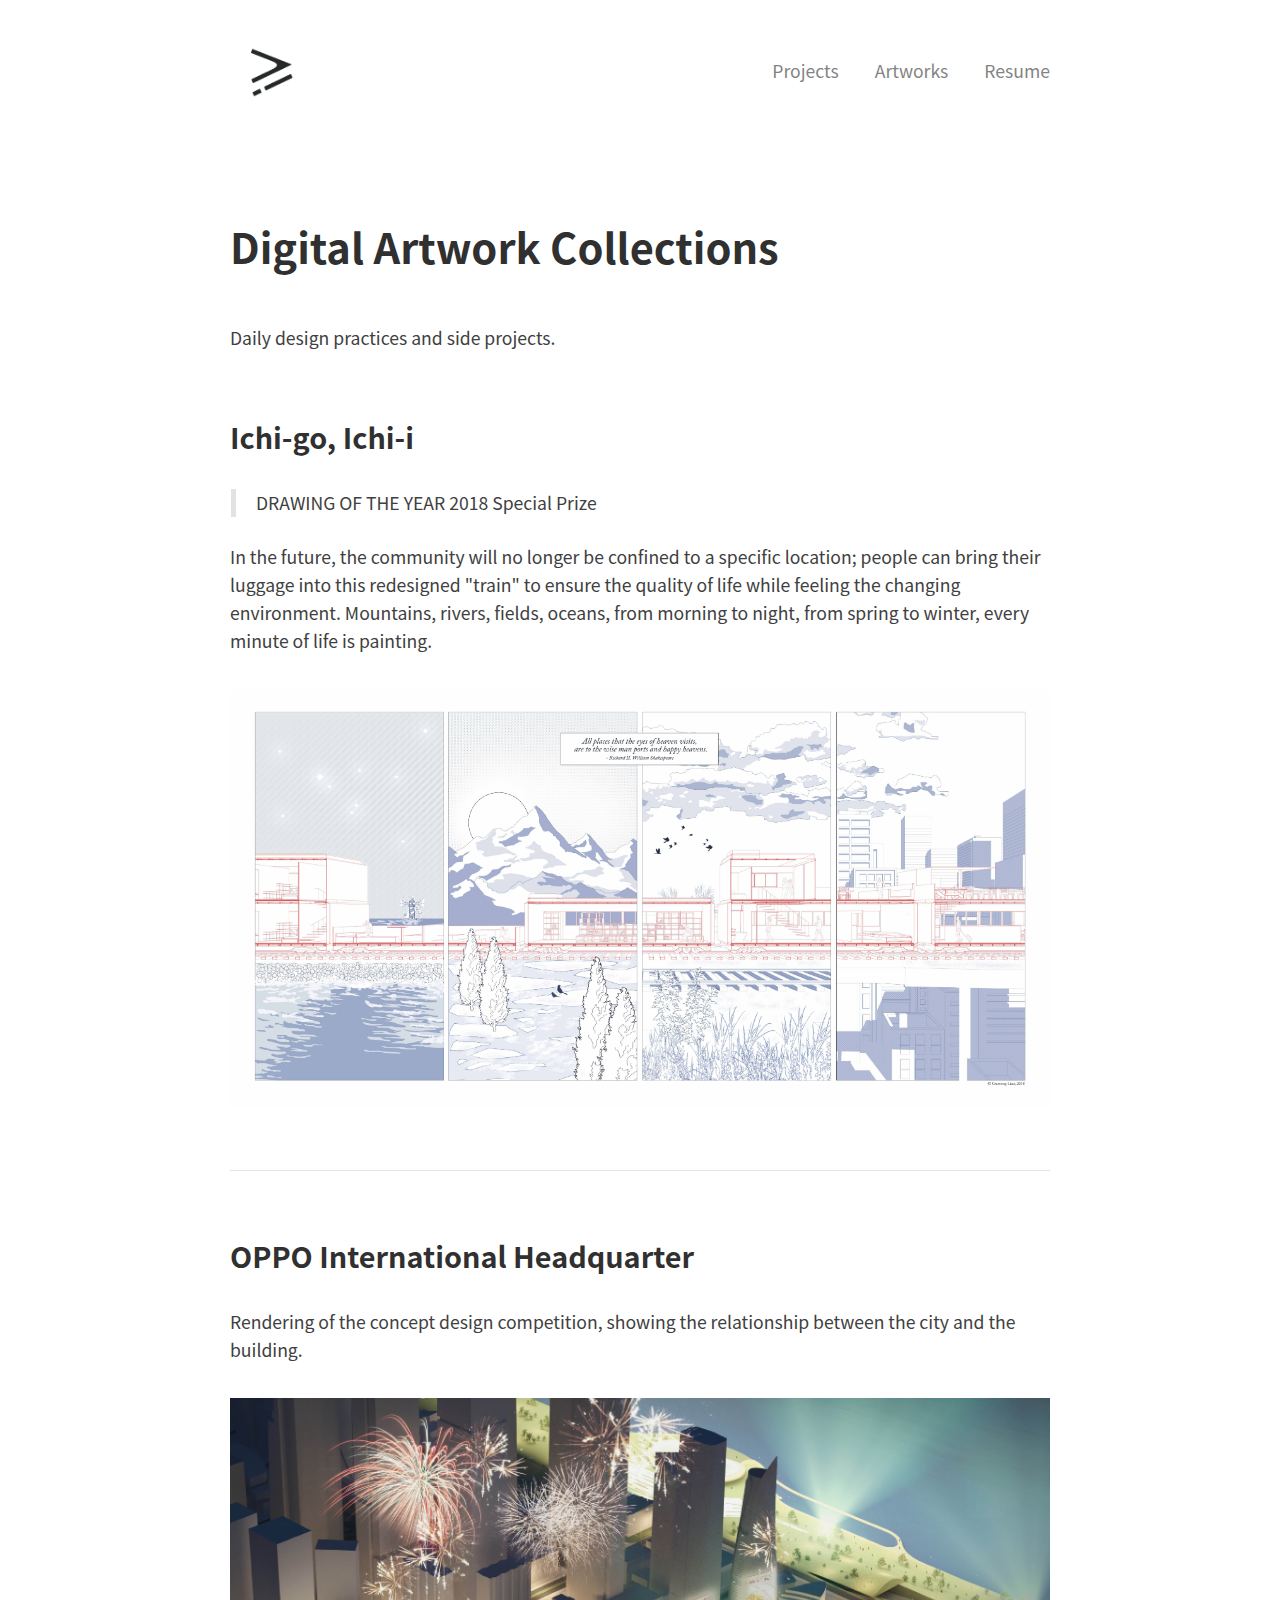
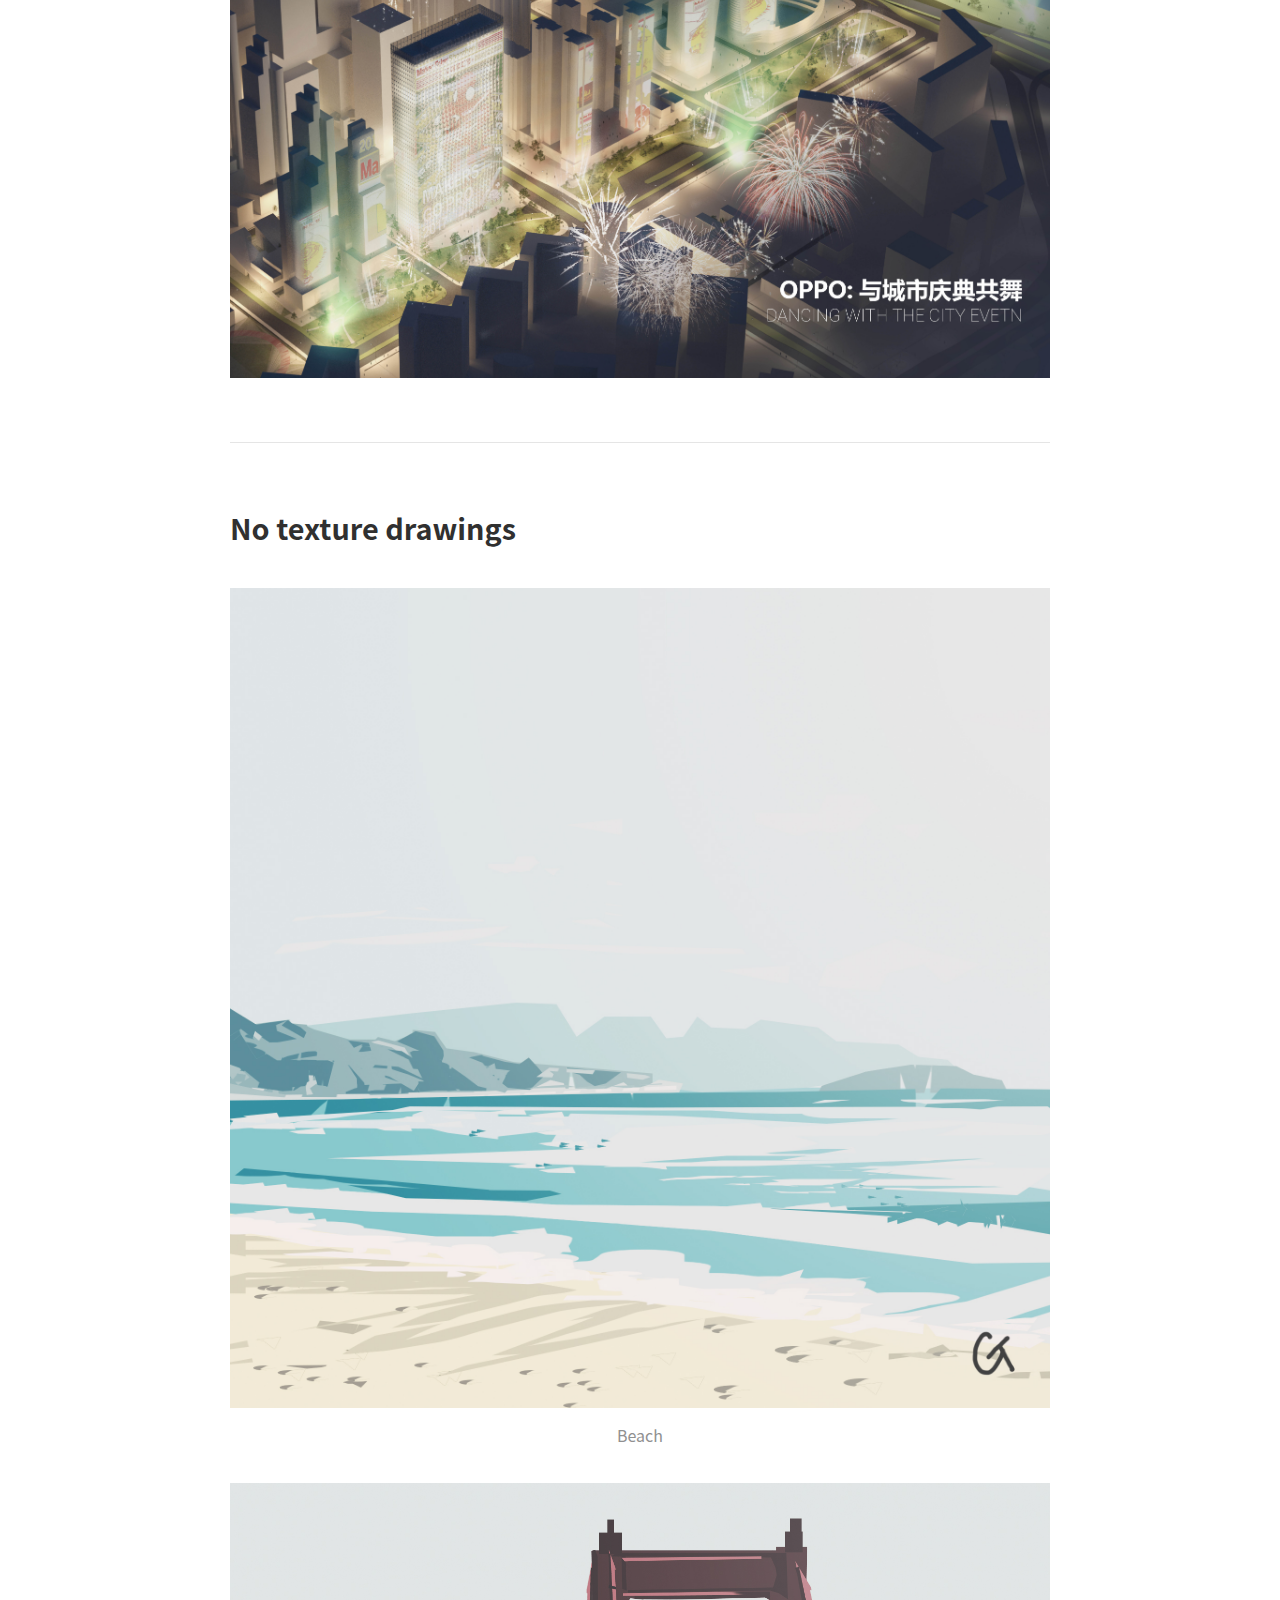
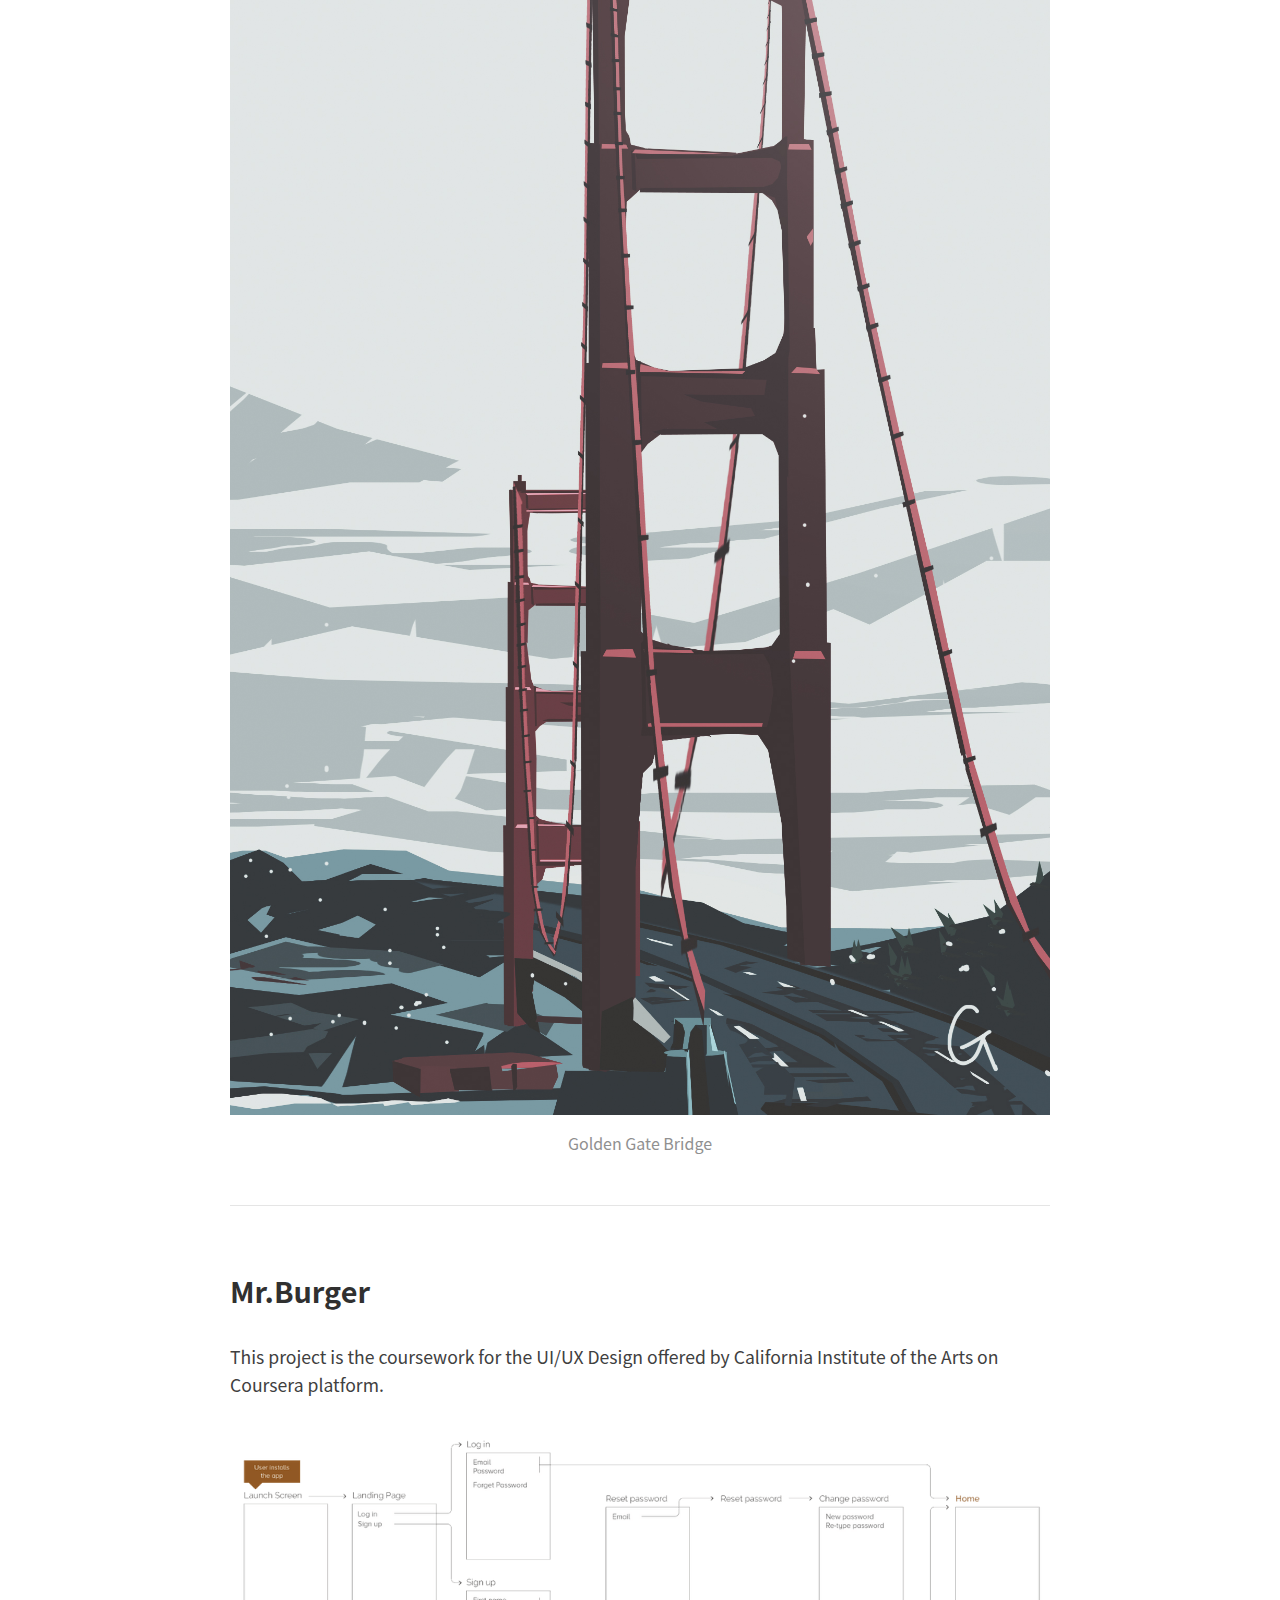
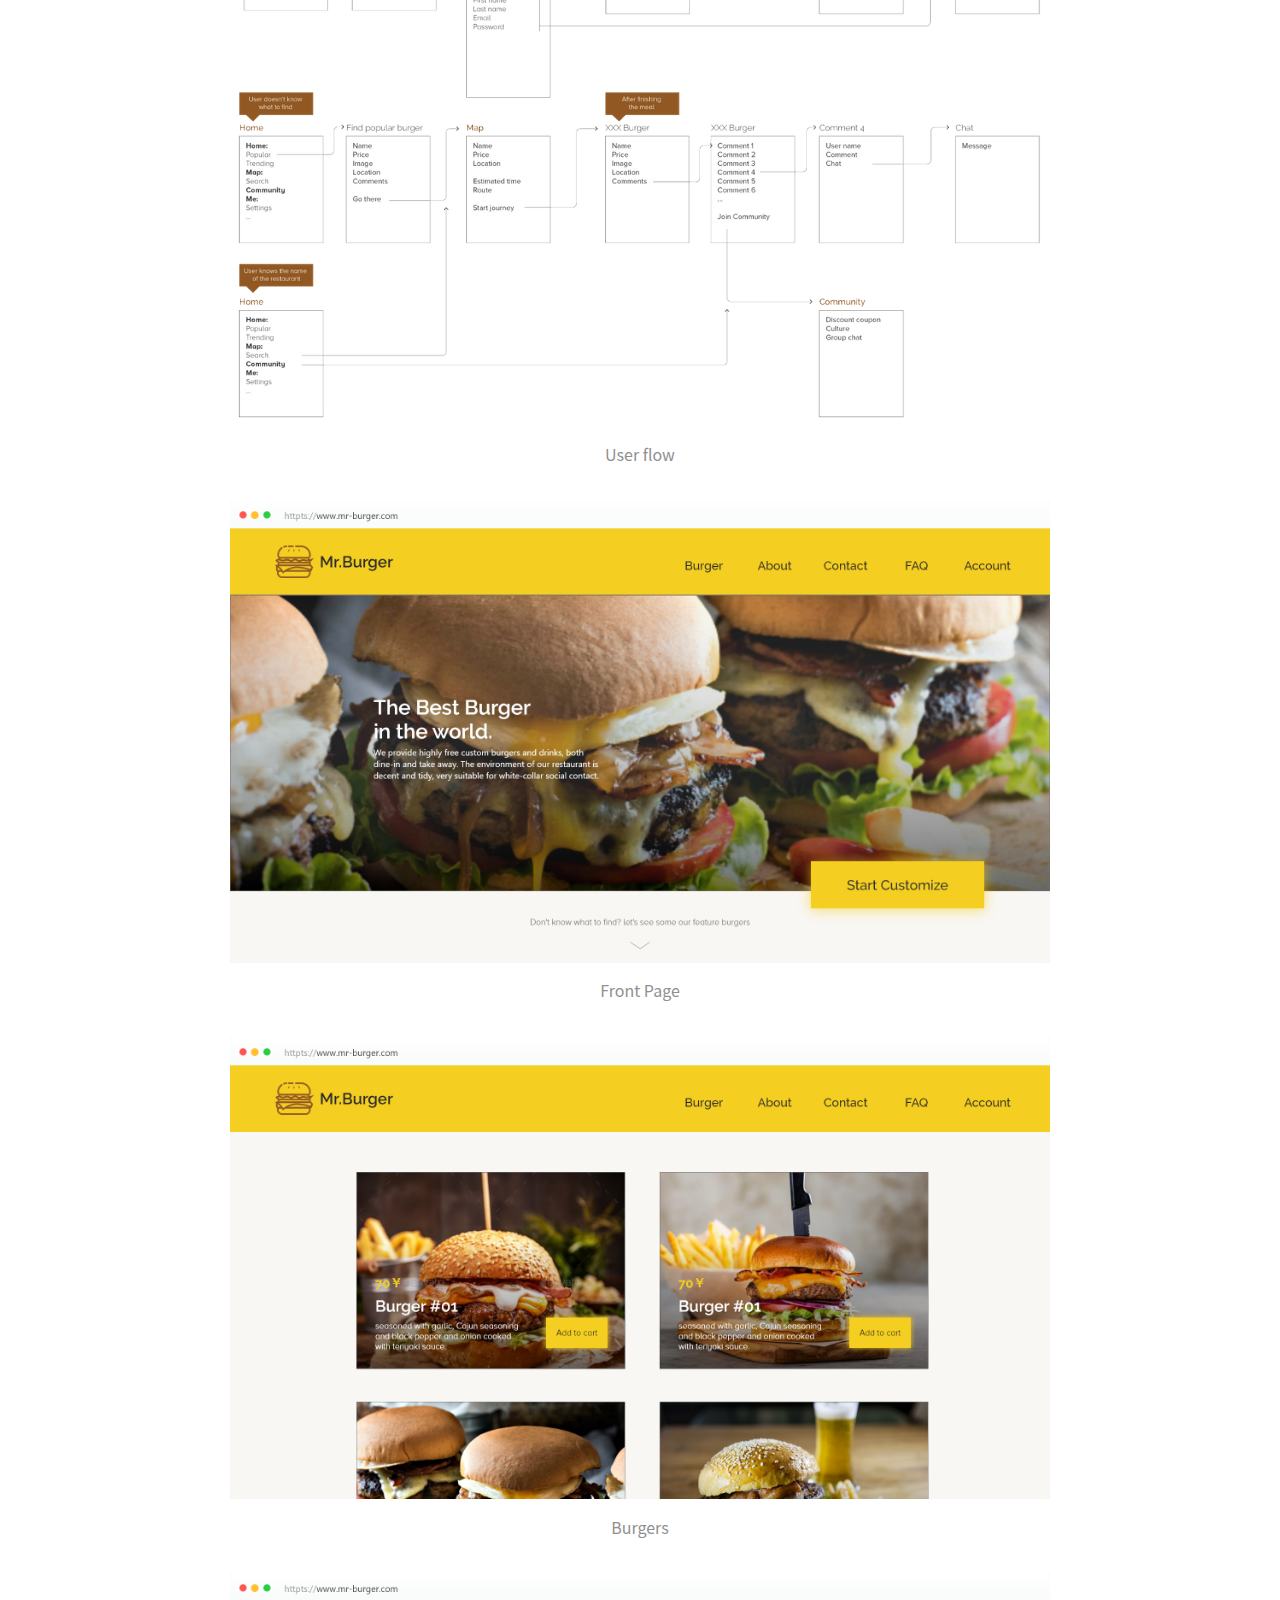
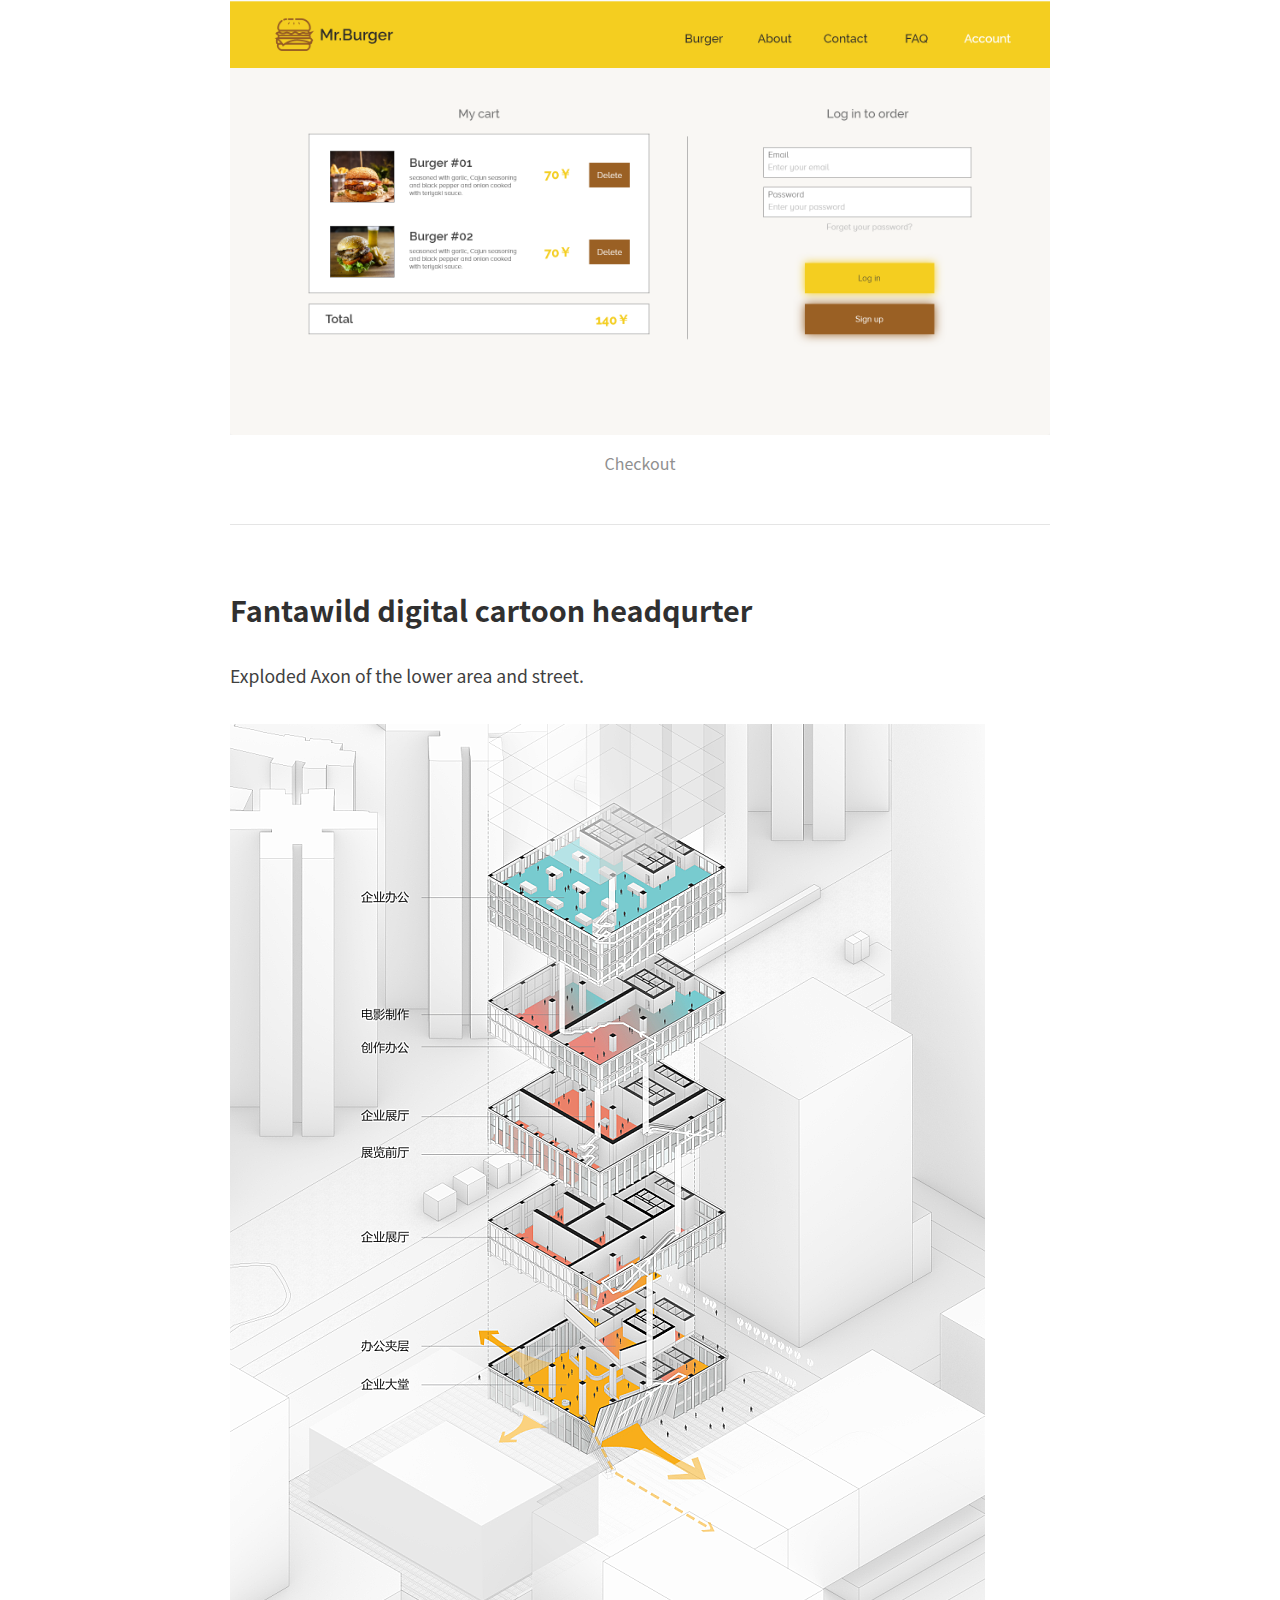
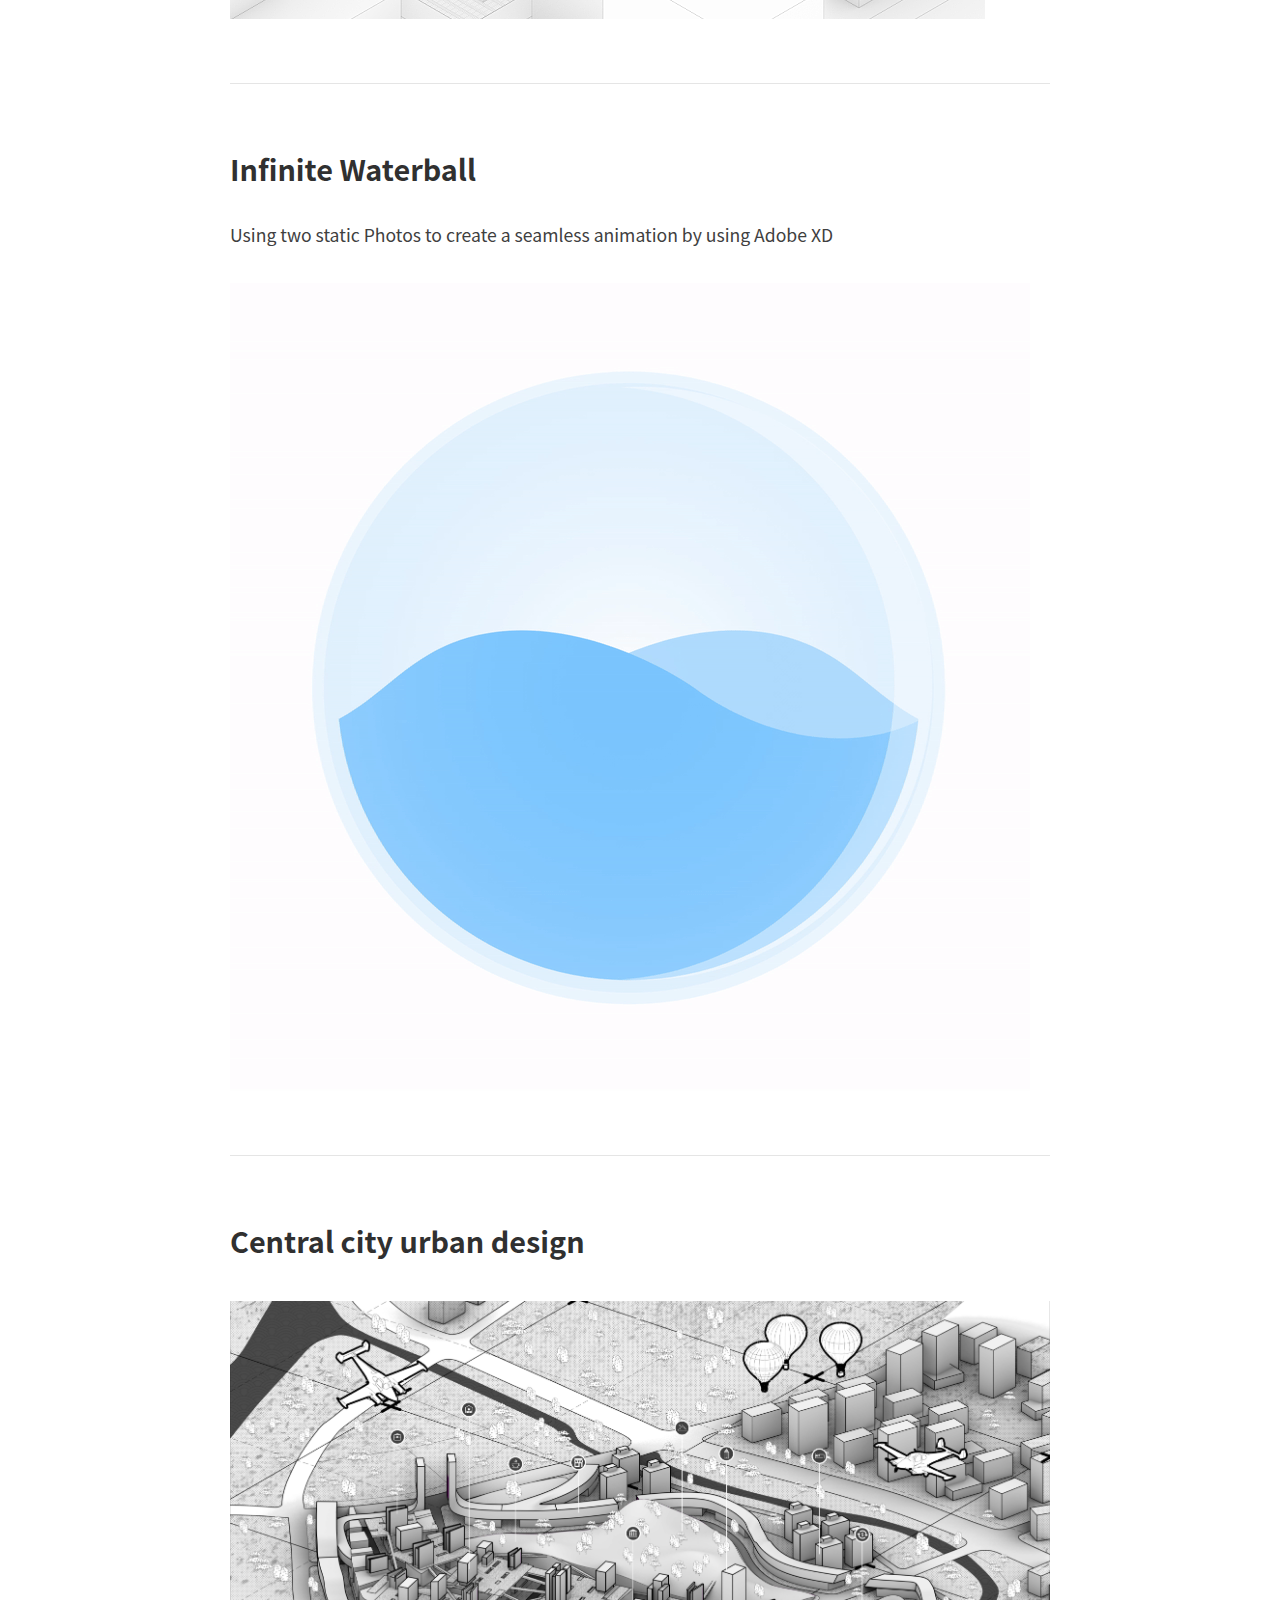
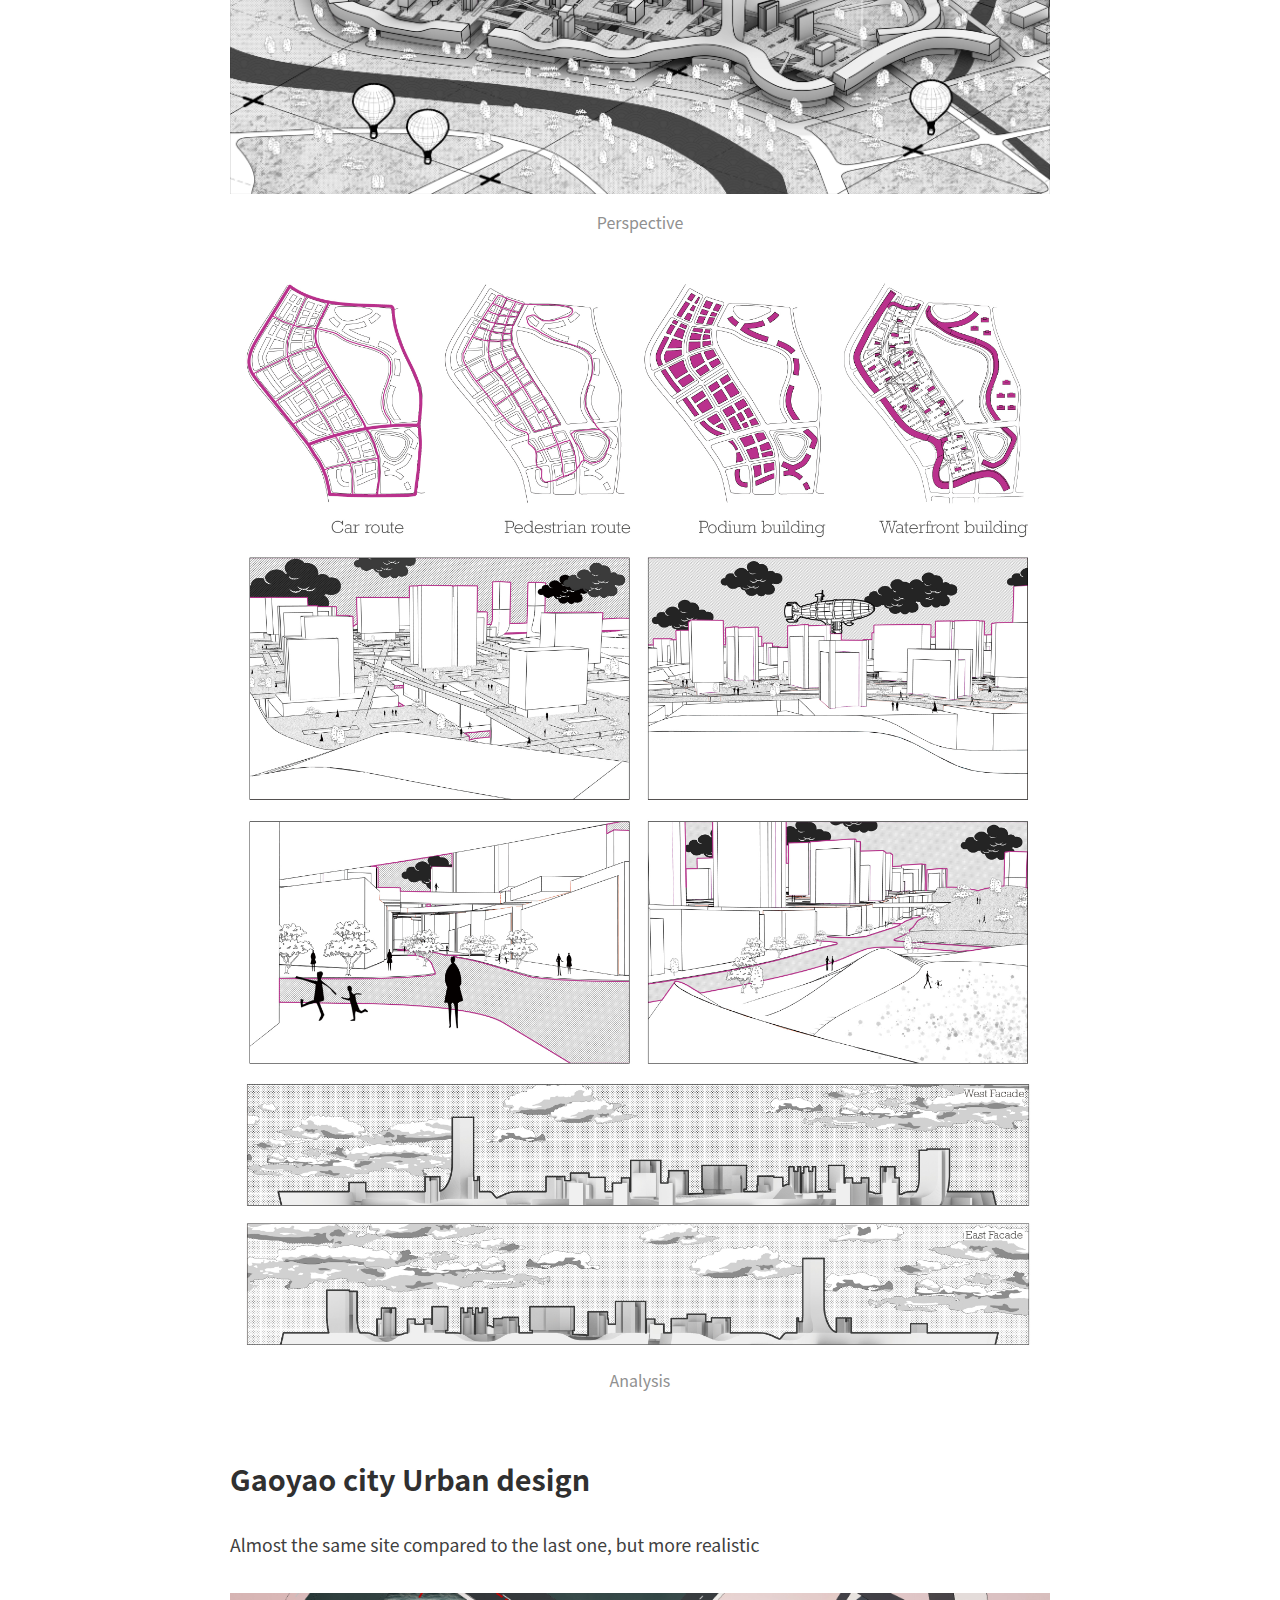
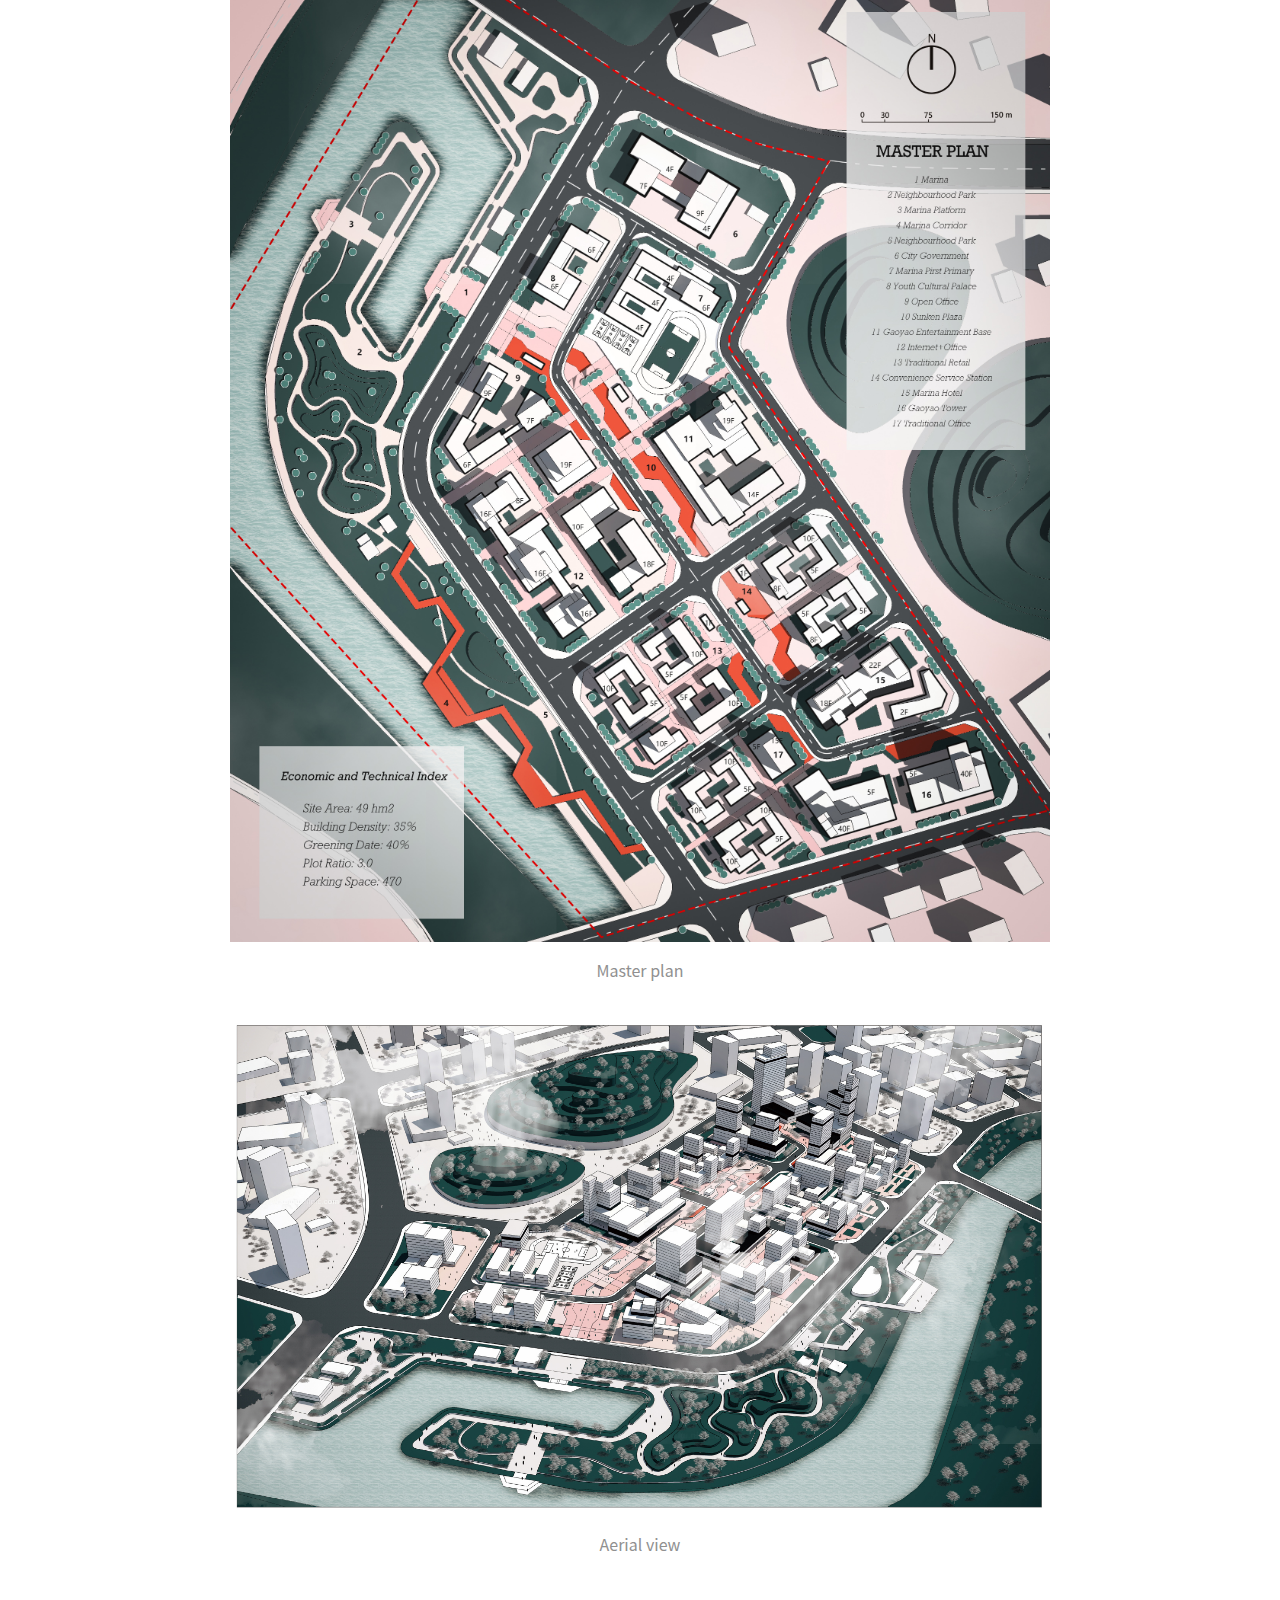
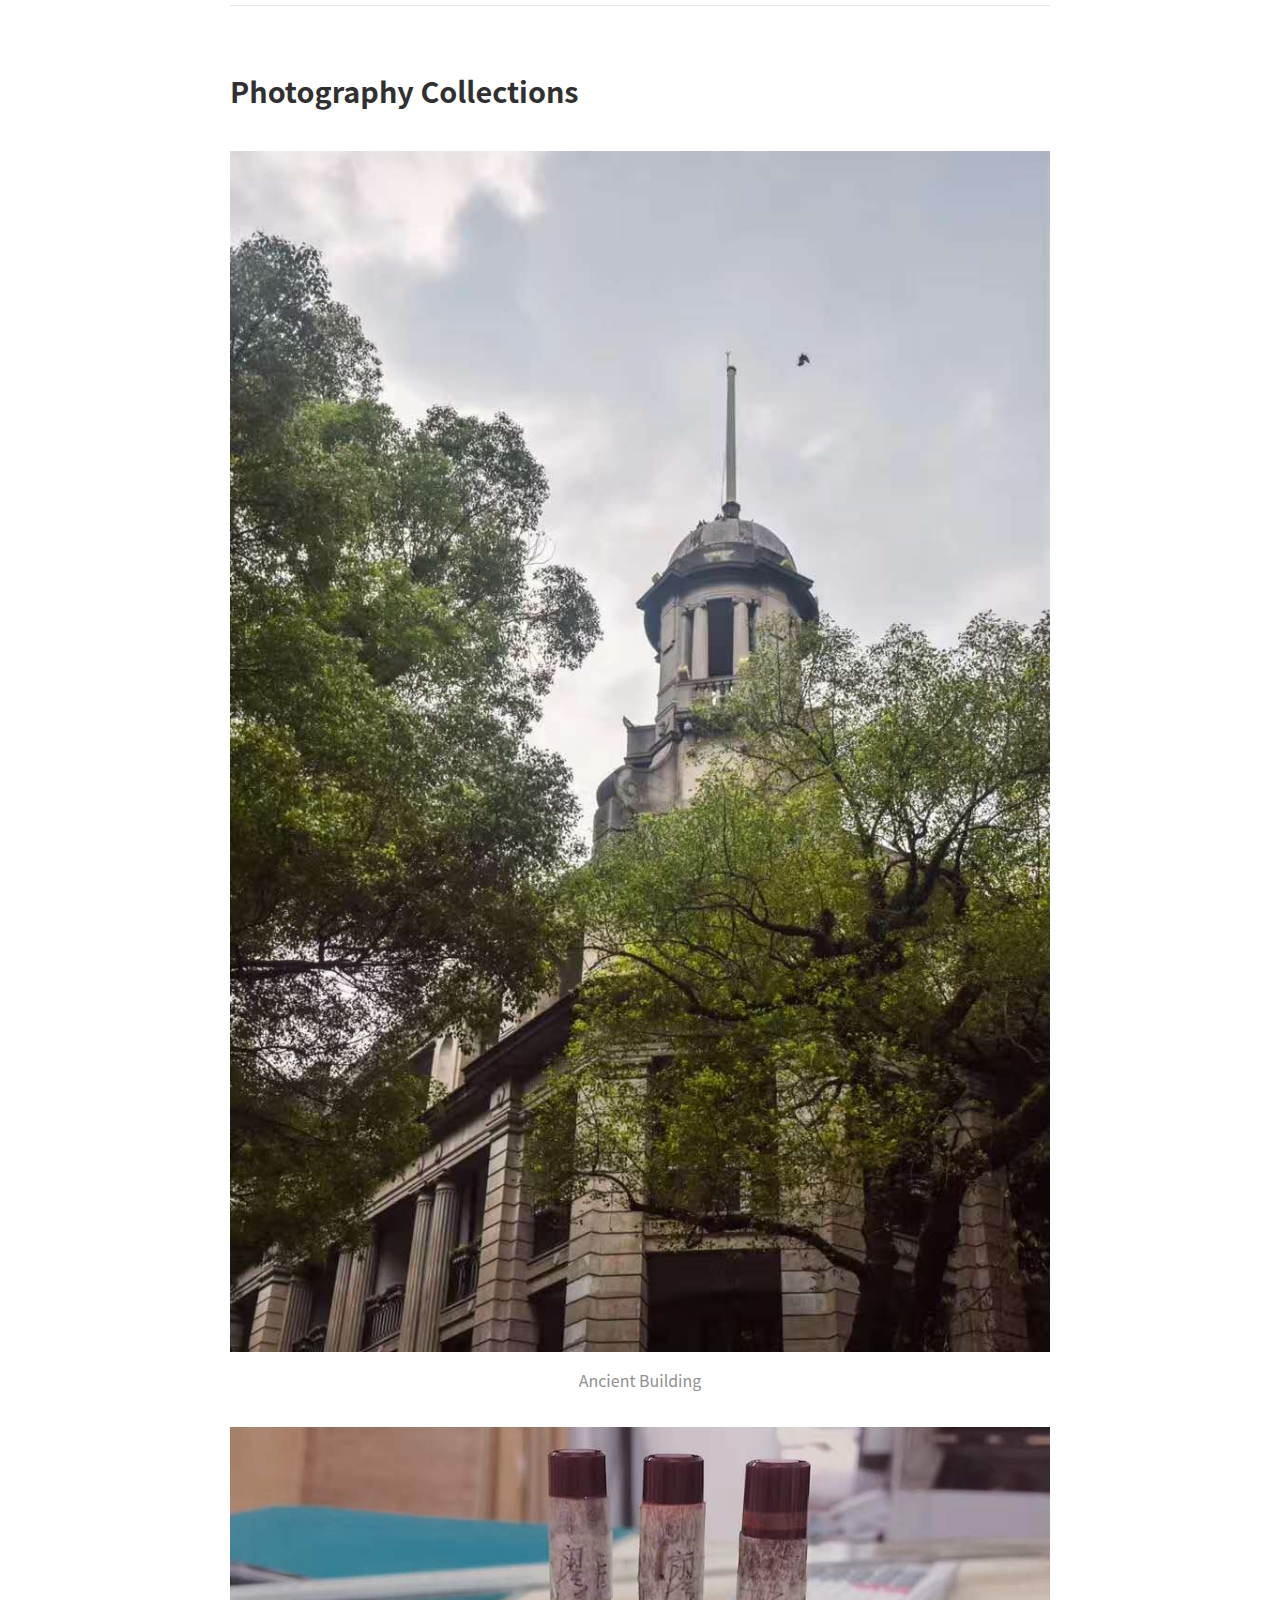
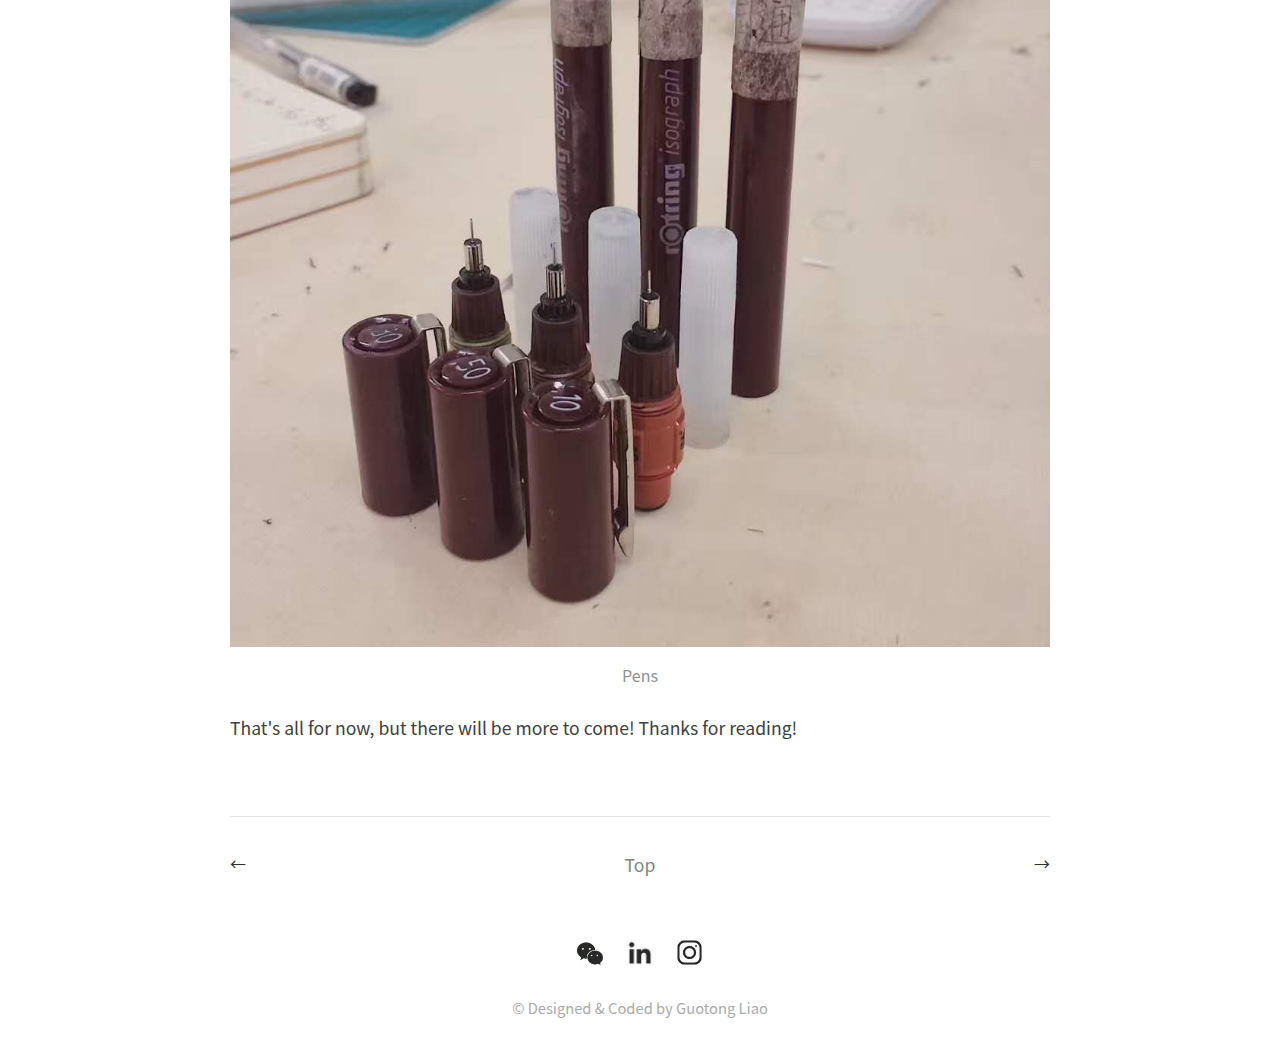
<file: Posts/Artworks.html>
<!DOCTYPE html>
<html lang="en">

  <head>
   <meta charset="UTF-8">
   <meta name="viewport" content="width=device-width, initial-scale=1.0">

   <title>
    
      Digital Artworks &middot; Guotong Liao
    
   </title>

   <!-- CSS -->
   <link rel="stylesheet" href="https://glintonliao.github.io/css/posts.css">
   <!--<link href="https://fonts.googleapis.com/css?family=Rubik" rel="stylesheet">-->

   <!-- Favicon -->
   <link rel="icon" type="image/png" href="/img/Projects/DYDY.png">
   
   <!-- Global site tag (gtag.js) - Google Analytics -->
   <script async src="https://www.googletagmanager.com/gtag/js?id=UA-171607494-1"></script>
   <script>
     window.dataLayer = window.dataLayer || [];
     function gtag(){dataLayer.push(arguments);}
     gtag('js', new Date());

     gtag('config', 'UA-171607494-1');
   </script>

   <!-- Note -->
   <!-- This project is designed by Guotong Liao, Copyright Reserved © 2020-->


  </head>


  <body>
    <nav class="nav">
      <div class="nav-container">
        <a class = "icon" href="/index.html" title="Back to the intro page">
          <img class="nav-title" src="/img/Projects/DYDY.png"/>
        </a>
        <ul>
          <li><a href="/Posts/Projects.html">Projects</a></li>
          <li><a href="/Posts/Artworks.html">Artworks</a></li>
          <li><a href="/Resume - LIAO.pdf" target="_blank">Resume</a></li>  
        </ul>
      </div>
    </nav>
    
   <main>
    <div class="post">

    <div class="post-main">
     <h1 class="post-title">Digital Artwork Collections</h1>
     <p>Daily design practices and side projects.</p>

    <h2>Ichi-go, Ichi-i</h2>

    <blockquote>
      <p>DRAWING OF THE YEAR 2018 Special Prize</p>
    </blockquote>
    
    <p>In the future, the community will no longer be confined to a specific location; people can bring their luggage into this redesigned "train" to ensure the quality of life while feeling the changing environment. Mountains, rivers, fields, oceans, from morning to night, from spring to winter, every minute of life is painting.</p>

    <p><img src="/img/Digital Artworks/Ichi-go ichi-e.jpg" alt="image" ></p>

    <div class="divider"></div>
   
    <h2>OPPO International Headquarter</h2>

    <p>Rendering of the concept design competition, showing the relationship between the city and the building.</p>

    <img src="/img/Digital Artworks/OPPO-0002.jpg" alt="image">

    <div class="divider"></div>
   
    <h2>No texture drawings</h2>

    <img src="/img//Digital Artworks/Beach.jpg" alt="image">
    <div class="caption">
        <p class="caption" style="font-size: 1rem;">Beach</p>
    </div>

    <img src="/img//Digital Artworks/GoldenGateBridge.jpg" alt="image">
    <div class="caption">
        <p class="caption" style="font-size: 1rem;">Golden Gate Bridge</p>
    </div>

    <div class="divider"></div>
   
    <h2>Mr.Burger</h2>

    <p>This project is the coursework for the UI/UX Design offered by California Institute of the Arts on Coursera platform.</p>

    <img src="/img/Digital Artworks/User Flow.png" alt="image">
    <div class="caption">
        <p class="caption" style="font-size: 1rem;">User flow</p>
    </div>

    <img src="/img/Digital Artworks/Front Page.png" alt="image">
    <div class="caption">
        <p class="caption" style="font-size: 1rem;">Front Page</p>
    </div>

    <img src="/img//Digital Artworks/Burgers.png" alt="image">
    <div class="caption">
        <p class="caption" style="font-size: 1rem;">Burgers</p>
    </div>

    <img src="/img//Digital Artworks/Checkout.png" alt="image">
    <div class="caption">
        <p class="caption" style="font-size: 1rem;">Checkout</p>
    </div>

    <div class="divider"></div>

    <h2>Fantawild digital cartoon headqurter</h2>

    <p>Exploded Axon of the lower area and street.</p>

    <img src="/img/Digital Artworks/FangTe Exploded Axon.png" alt="image">

    <div class="divider"></div>

    <h2>Infinite Waterball</h2>

    <p>Using two static Photos to create a seamless animation by using Adobe XD</p>

    <img src="/img/Digital Artworks/waterball.gif" alt="image">

    <div class="divider"></div>

    <h2>Central city urban design</h2>

    <img src="/img/Digital Artworks/Perspective.jpg" alt="image">
    <div class="caption">
        <p class="caption" style="font-size: 1rem;">Perspective</p>
    </div>

    <img src="/img//Digital Artworks/Analysis.jpg" alt="image">
    <div class="caption">
        <p class="caption" style="font-size: 1rem;">Analysis</p>
    </div>

    <h2>Gaoyao city Urban design</h2>

    <p>Almost the same site compared to the last one, but more realistic</p>

    <img src="/img/Digital Artworks/Masterplan.jpg" alt="image">
    <div class="caption">
        <p class="caption" style="font-size: 1rem;">Master plan</p>
    </div>

    <img src="/img/Digital Artworks/Aerial View.jpg" alt="image">
    <div class="caption">
        <p class="caption" style="font-size: 1rem;">Aerial view</p>
    </div>

    <div class="divider"></div>

    <h2>Photography Collections</h2>

    <img src="/img/Digital Artworks/Ancient Building.jpg" alt="image">
    <div class="caption">
        <p class="caption" style="font-size: 1rem;">Ancient Building</p>
    </div>

    <img src="/img/Digital Artworks/Pens.jpg" alt="image">
    <div class="caption">
        <p class="caption" style="font-size: 1rem;">Pens</p>
    </div>

    <p>That's all for now, but there will be more to come! Thanks for reading!</p>


   </div>


   </div>

    <div class="pagination">
    
     <a href="/Posts/South of the city.html" class="left arrow">←</a>
     <a href="/Posts/Poetry of triangle.html" class="right arrow">→</a>
    
     <a href="#" class="top">Top</a>
    </div>


     </div>
    </main>


    <footer>

      <div class="contact">
        <a href="/img/Projects/QR Code.jpg"  target="_blank" class="wechat-button" ></a>
        <a href="https://www.linkedin.com/in/glintonliao"  target="_blank" class="linkedin-button" ></a>
        <a href="https://www.instagram.com/glinton_liao" target="_blank" class="ig-button" ></a>
     </div>

      <span>
        © Designed & Coded by Guotong Liao
      </span>
    </footer>
   </body>
</html>
</file>
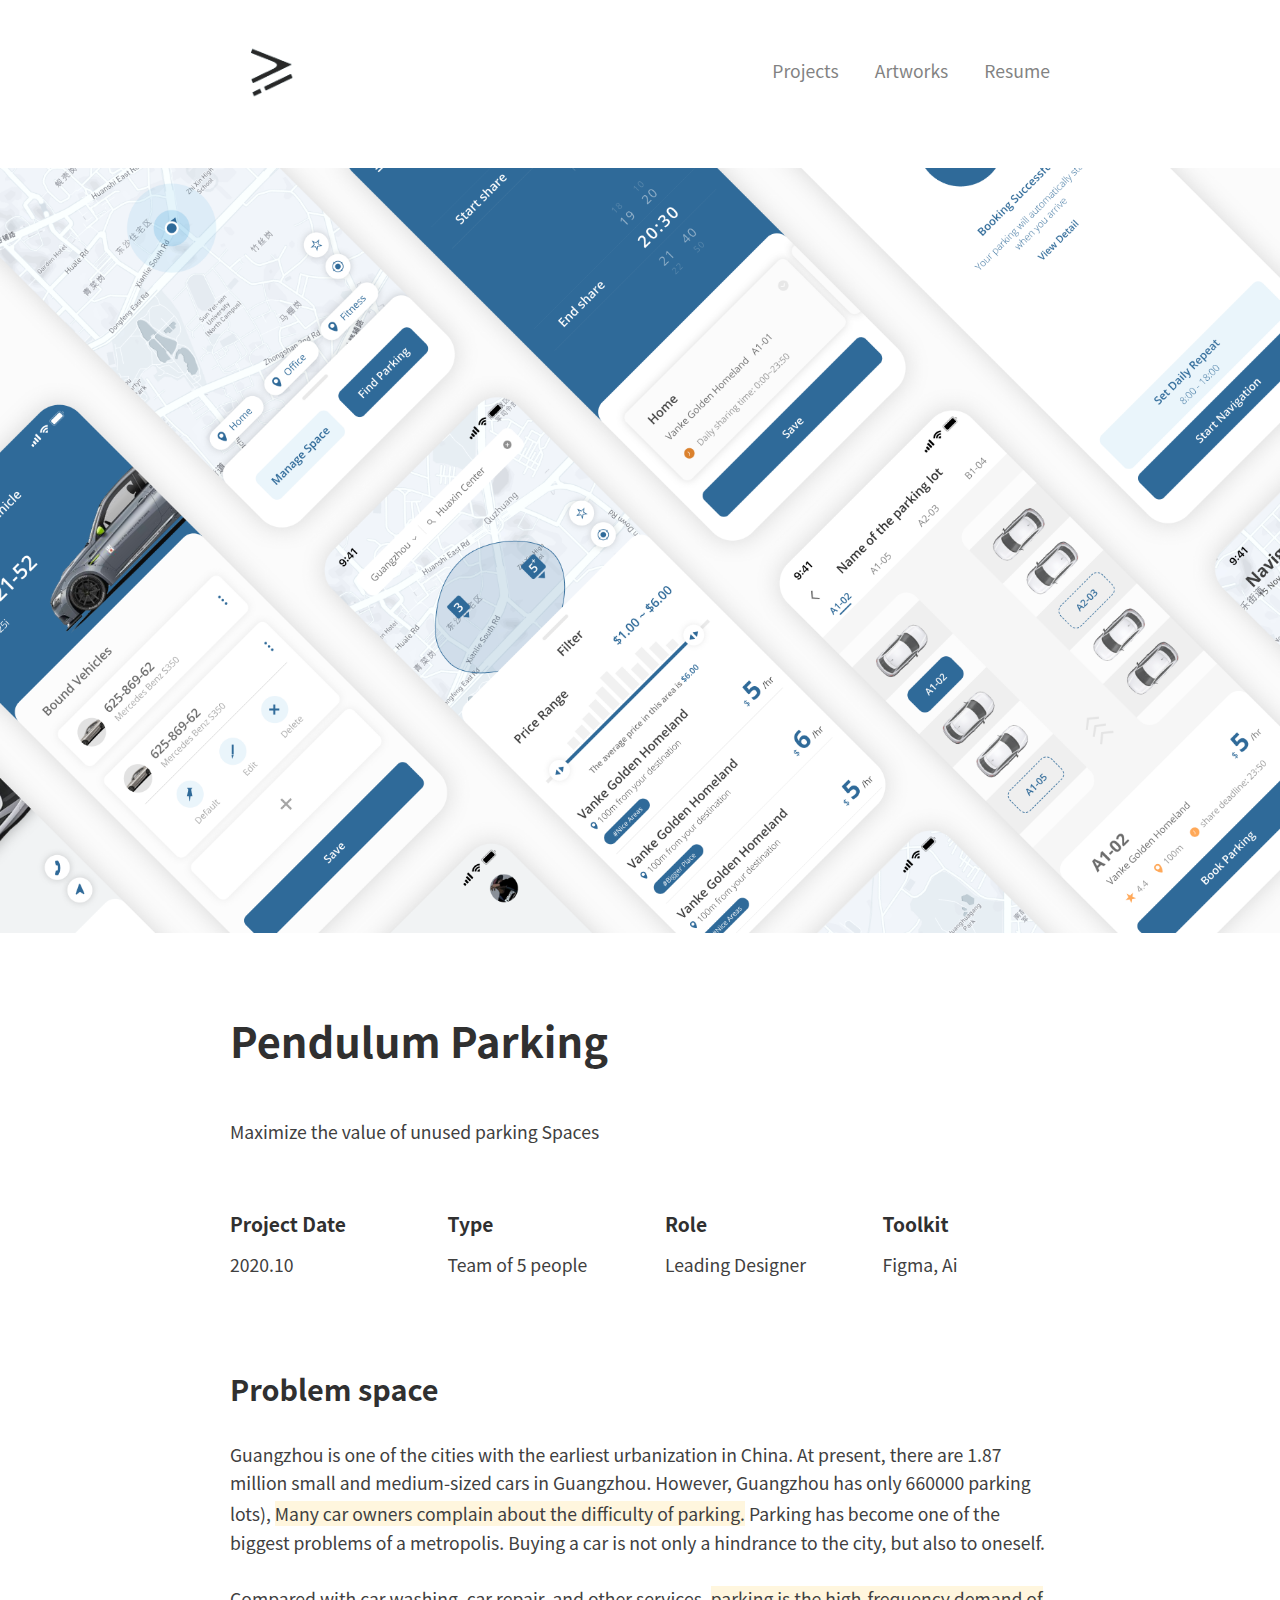
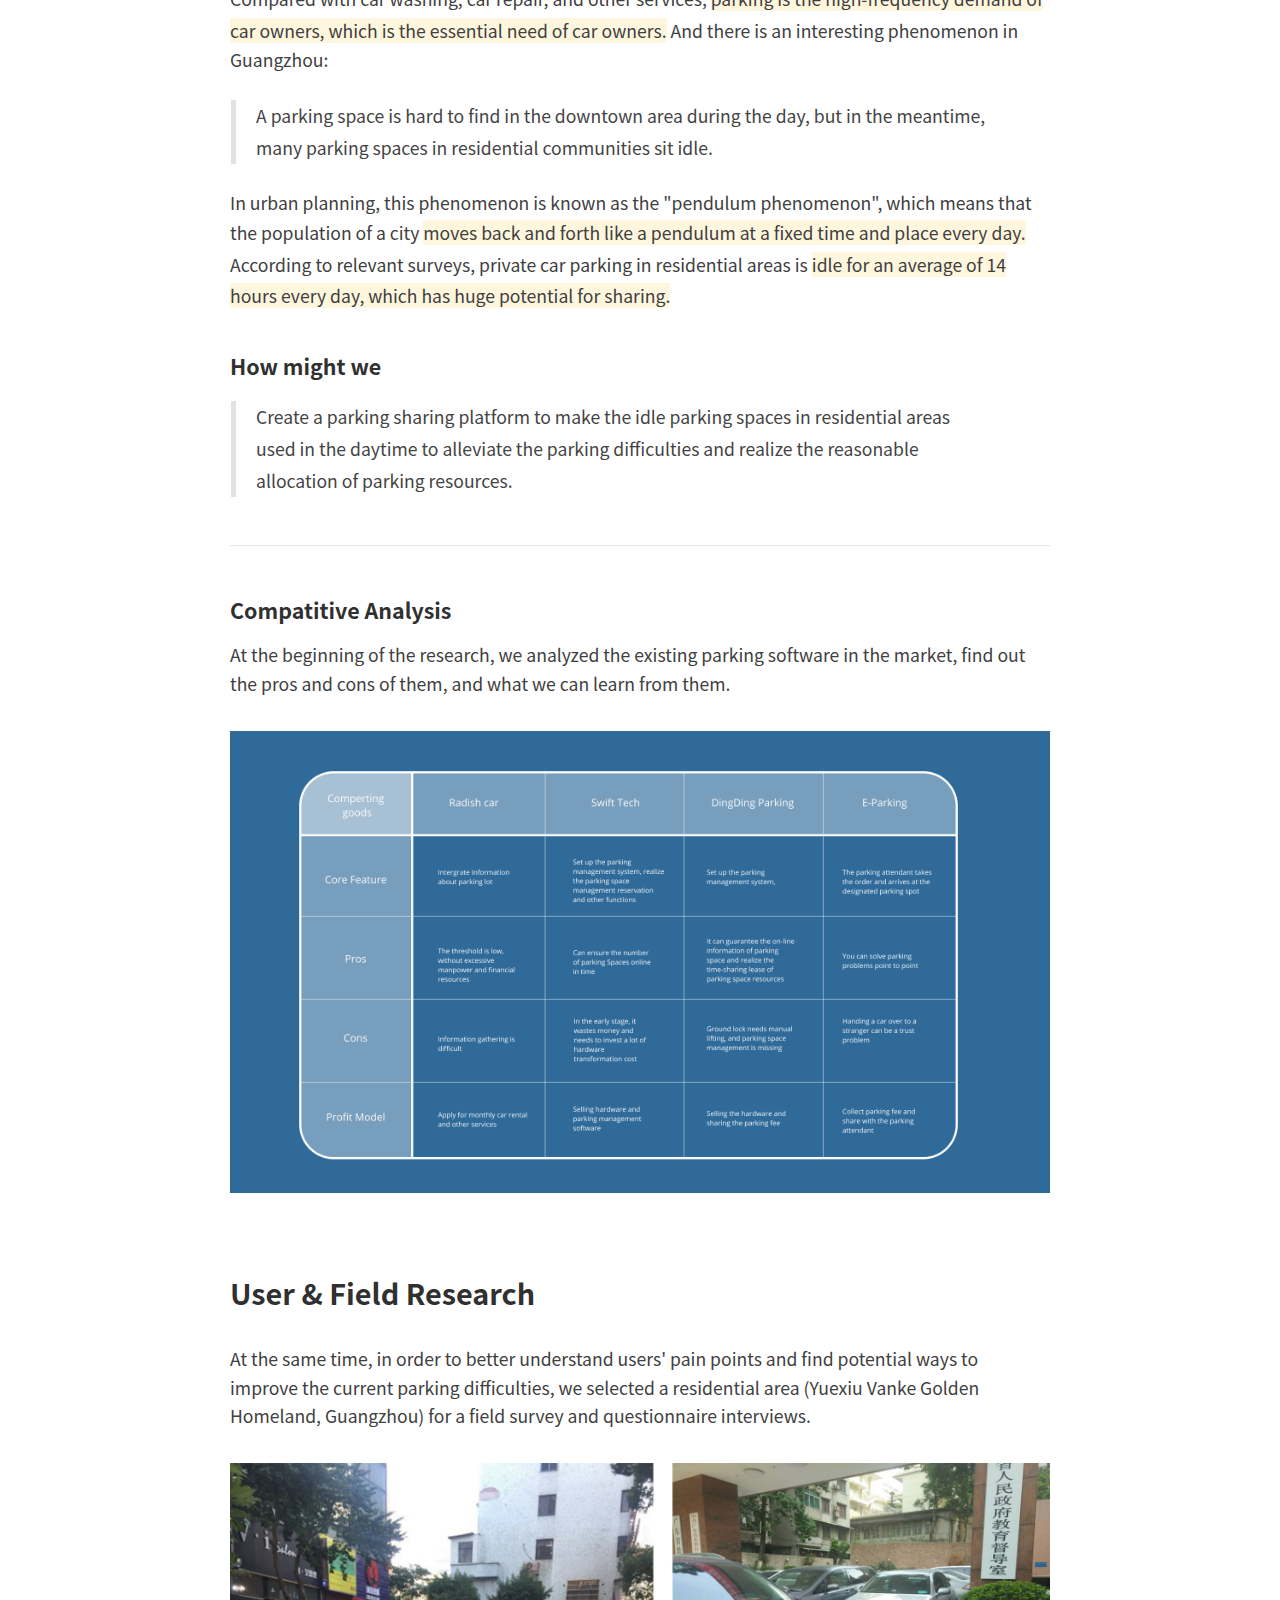
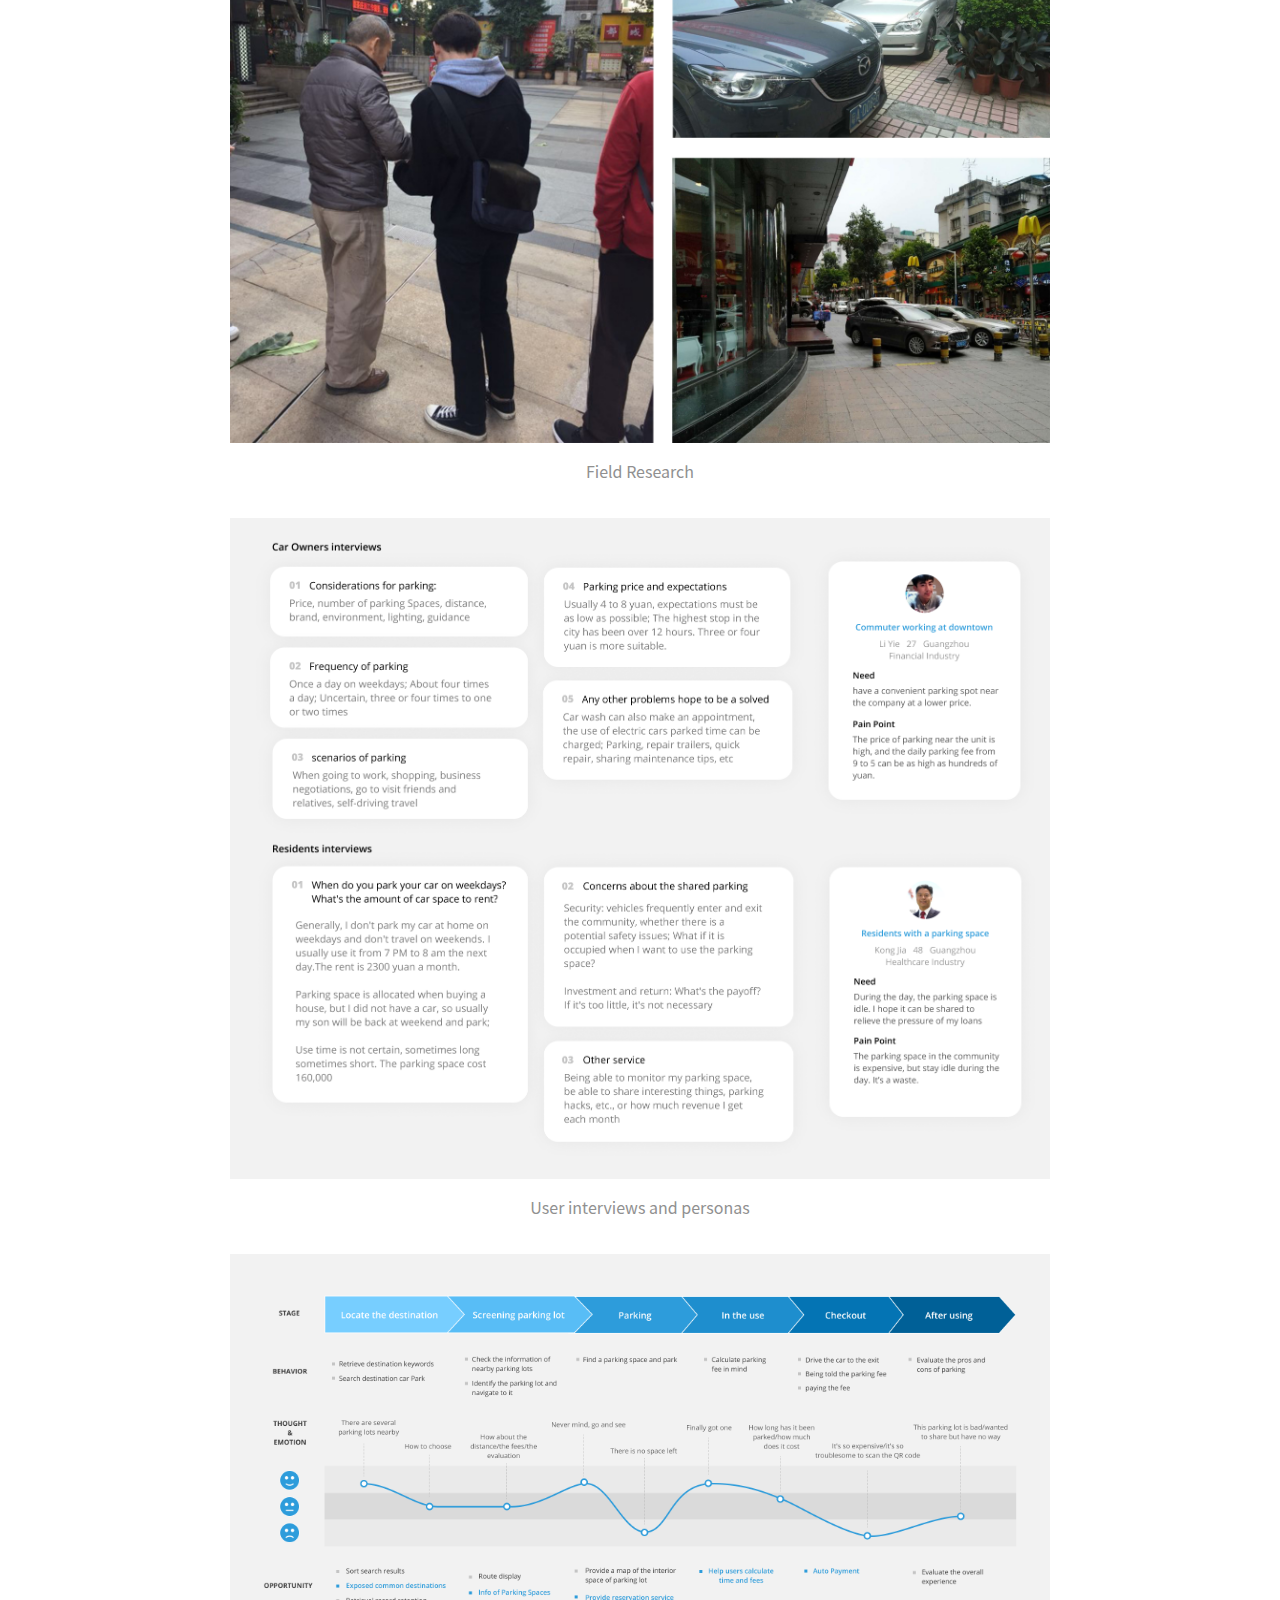
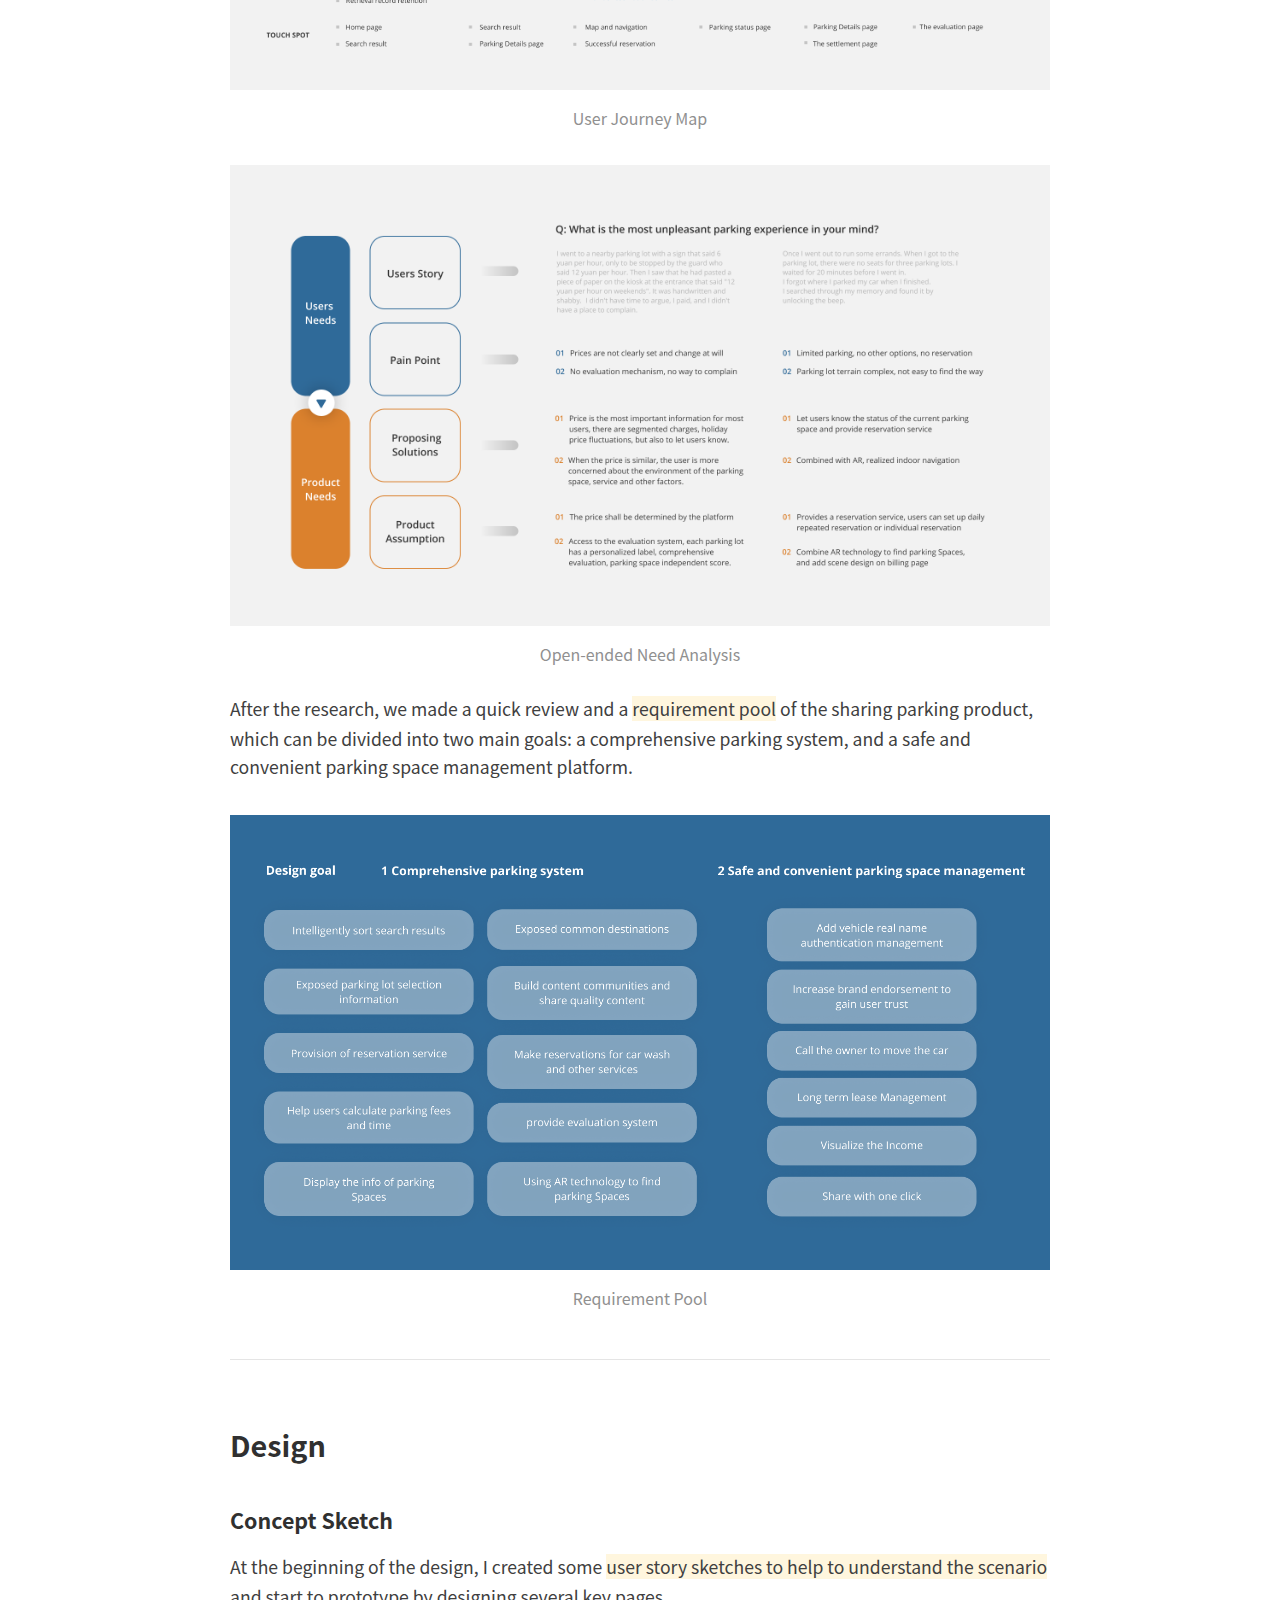
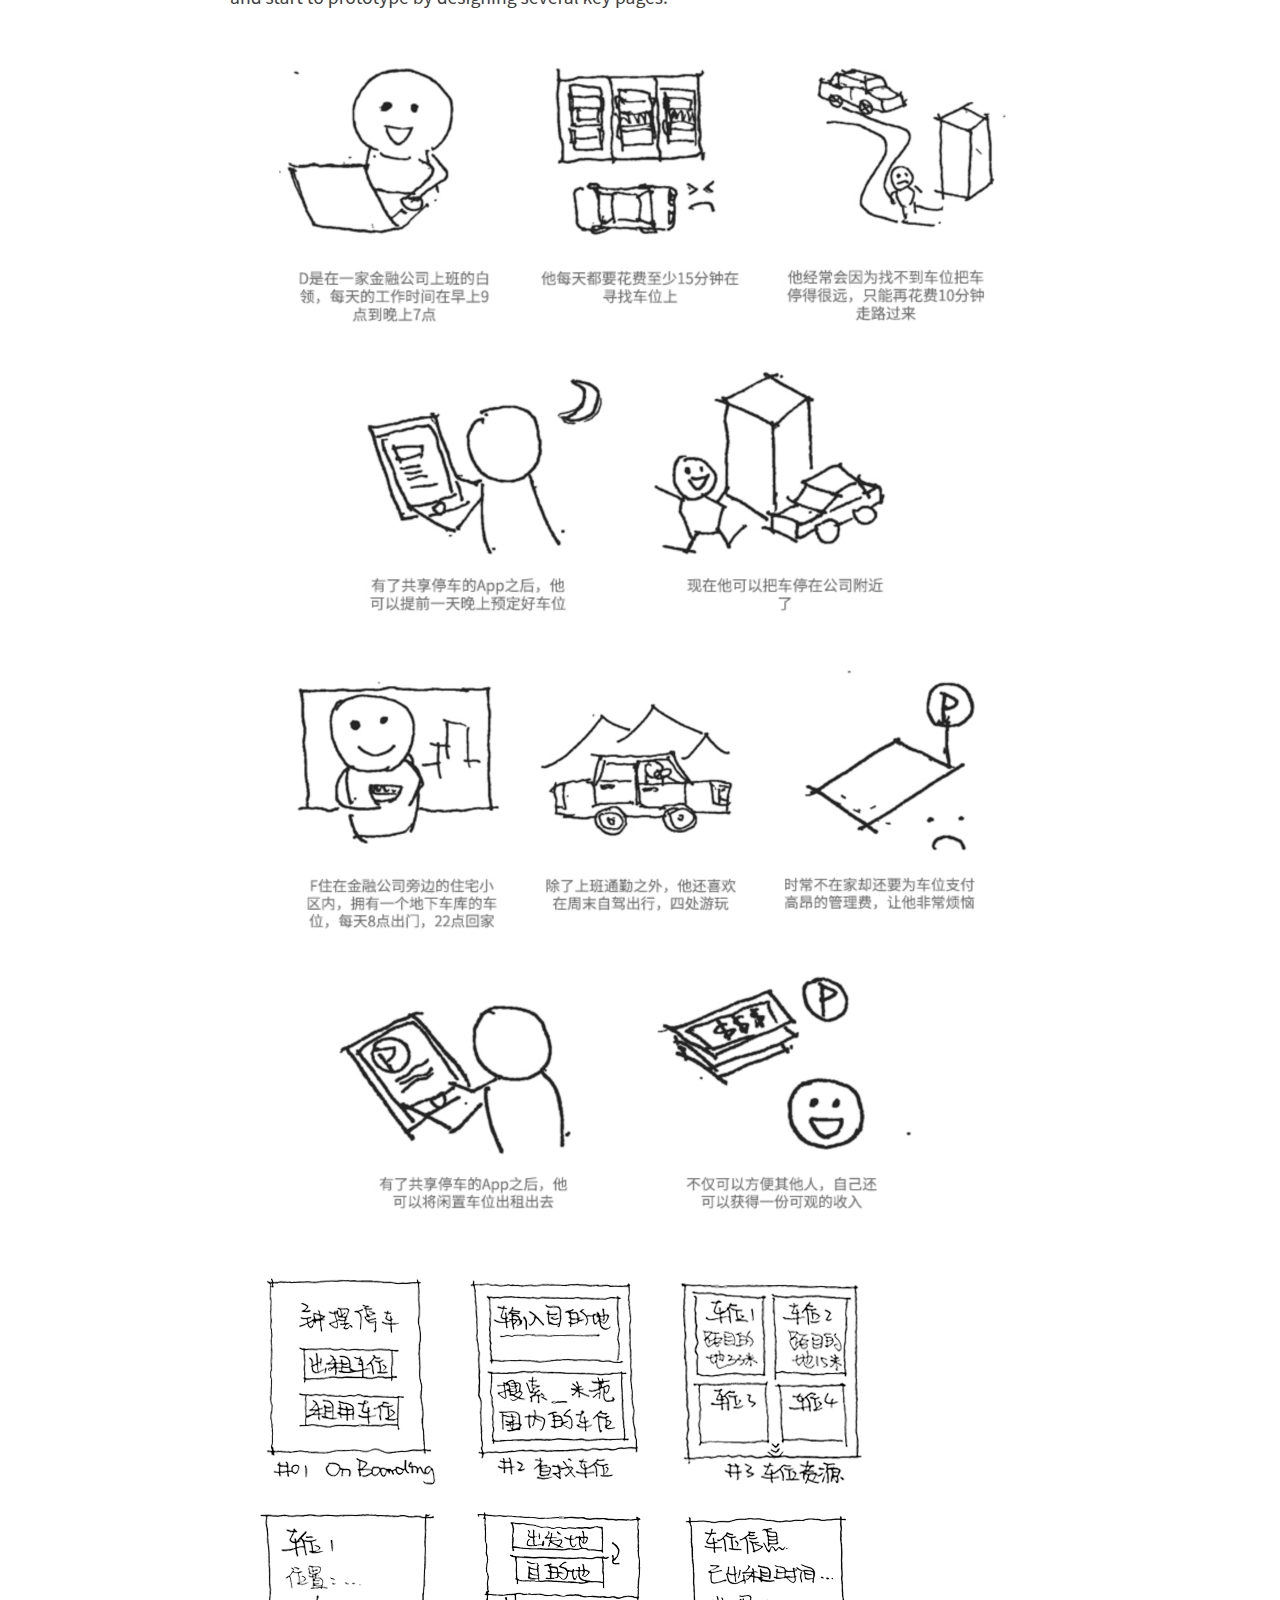
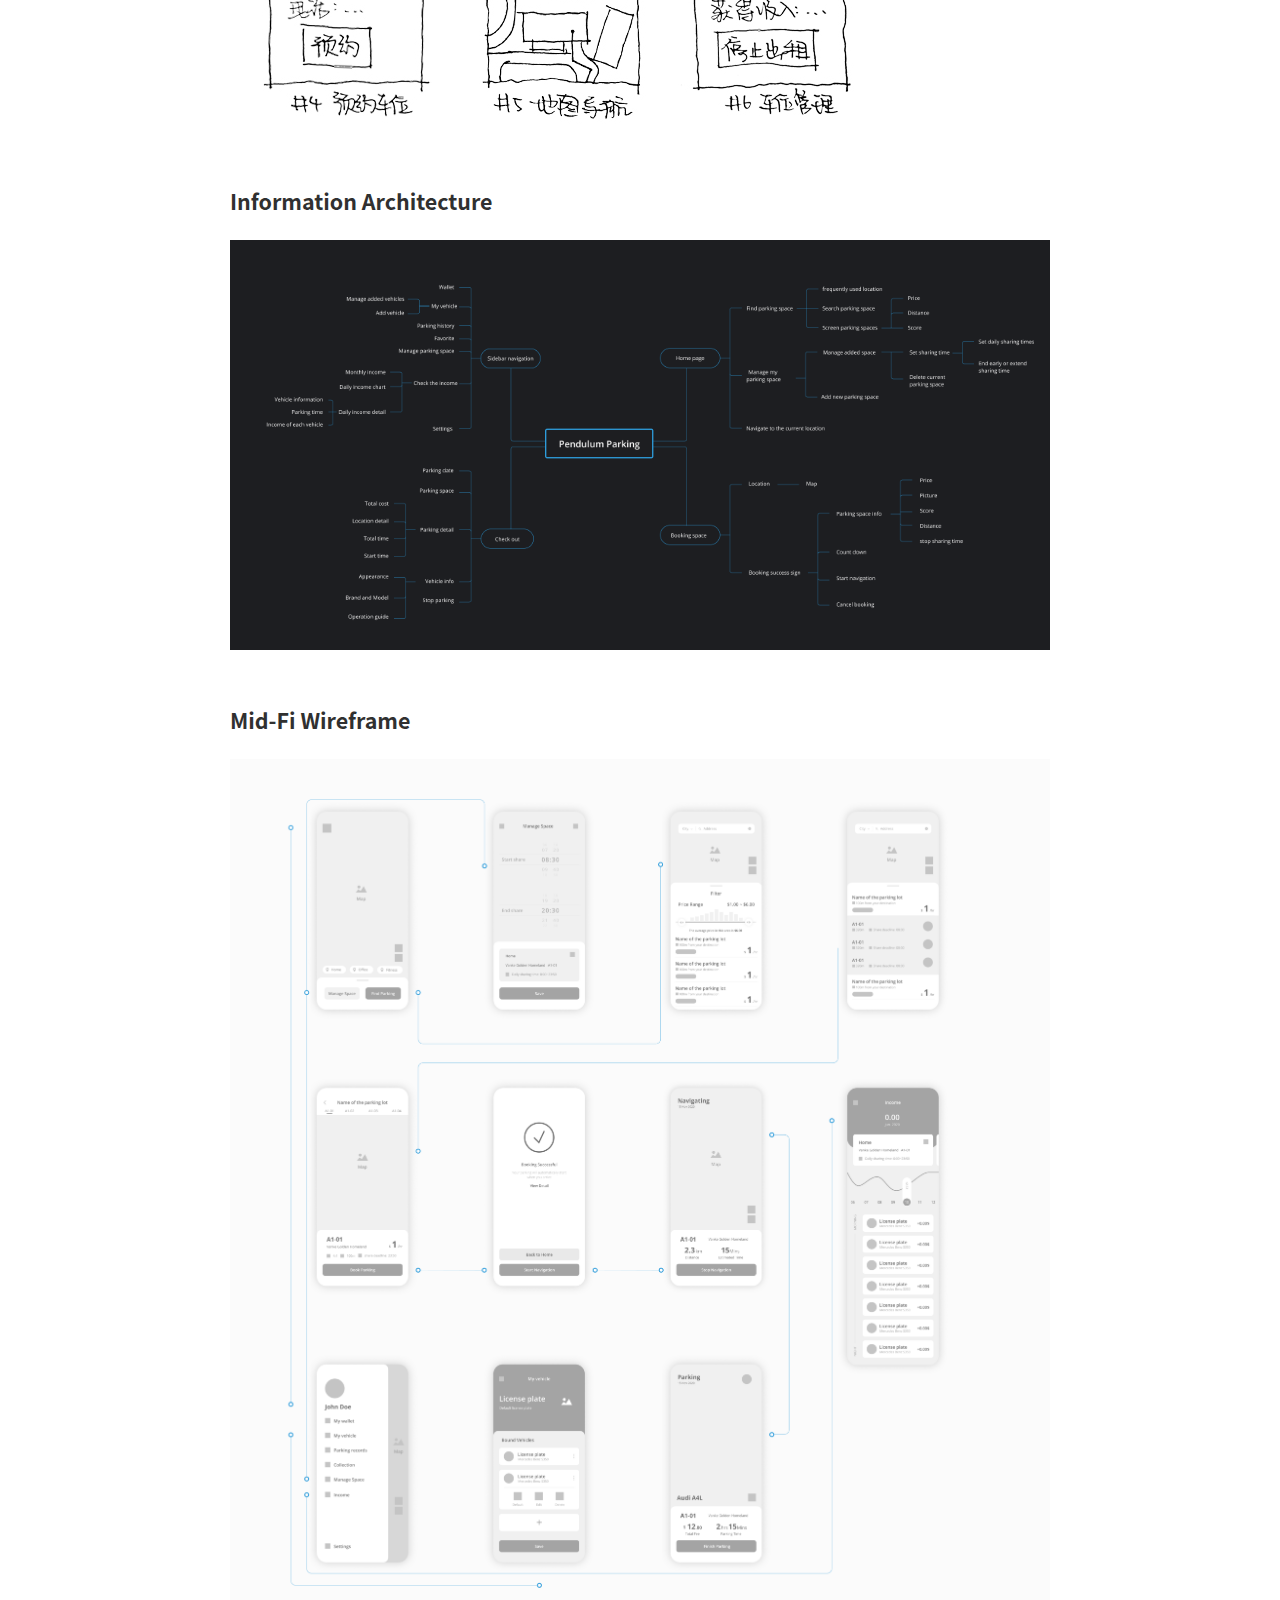
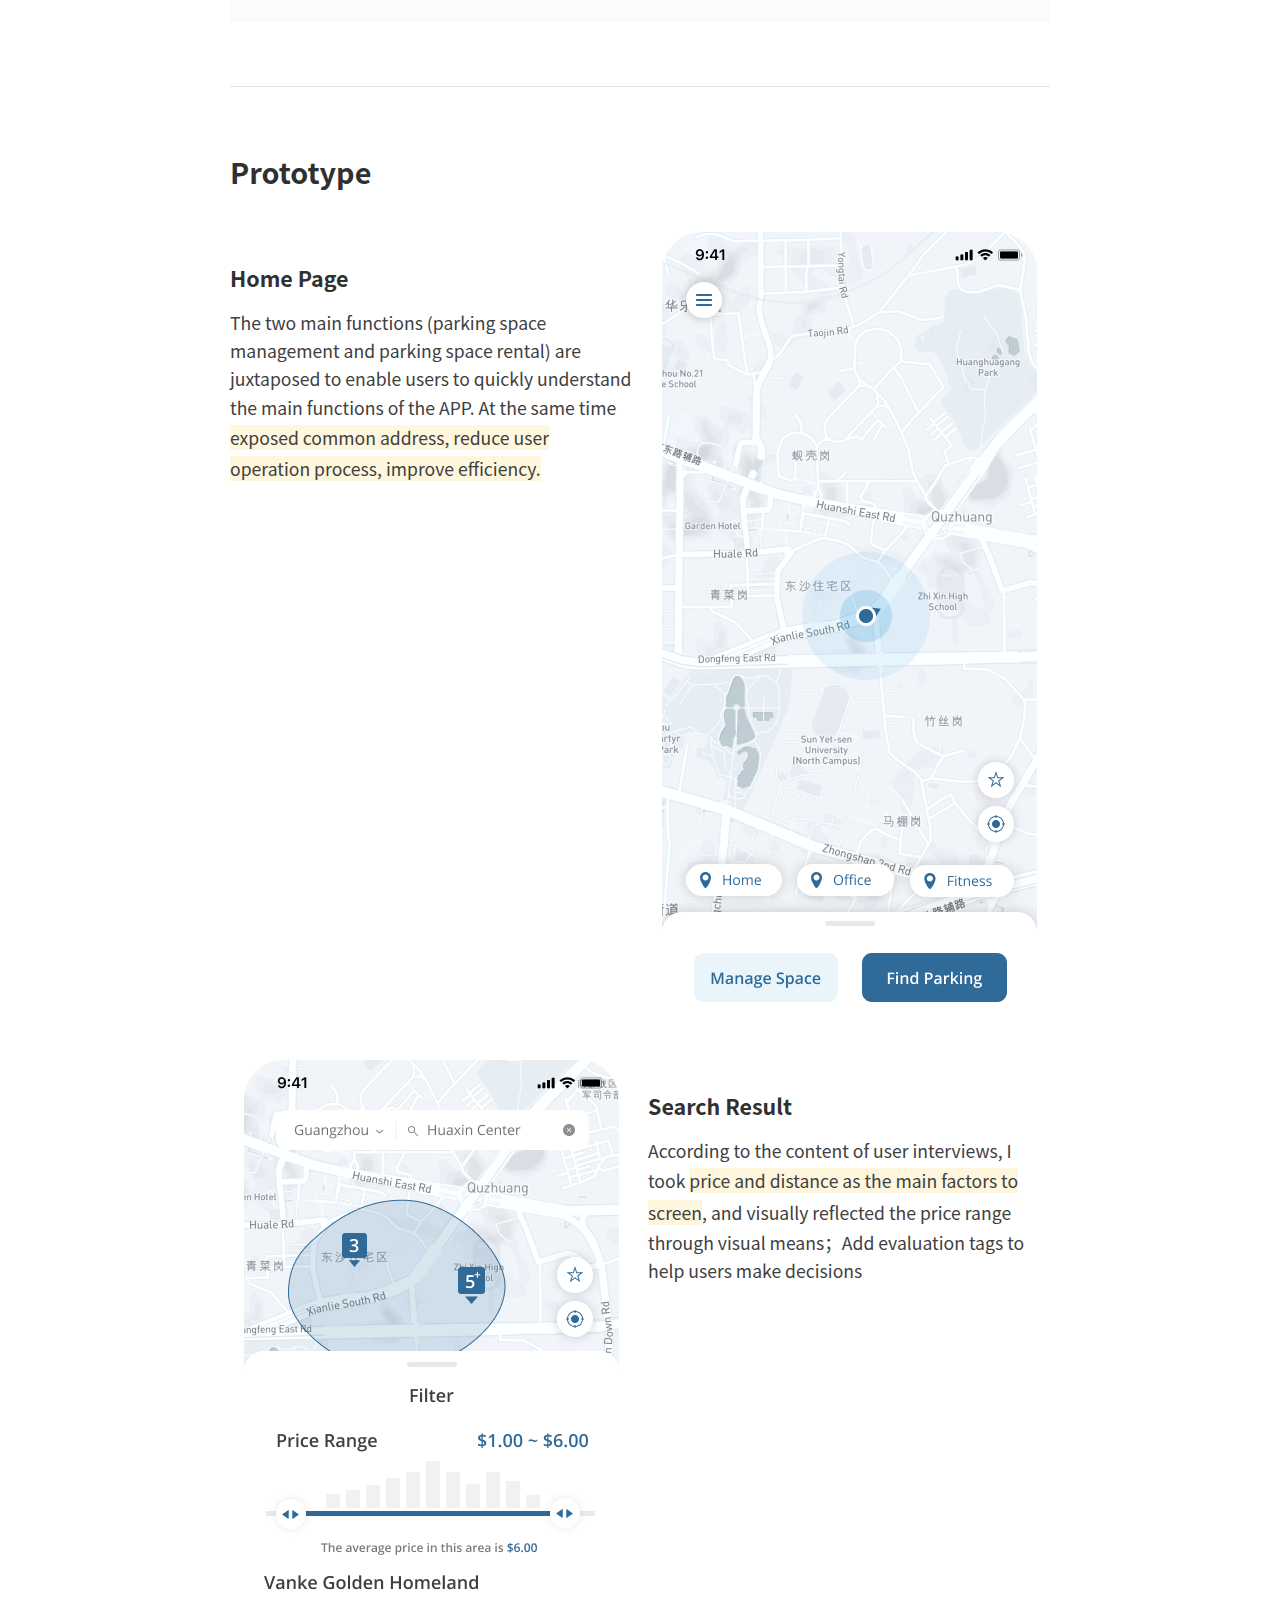
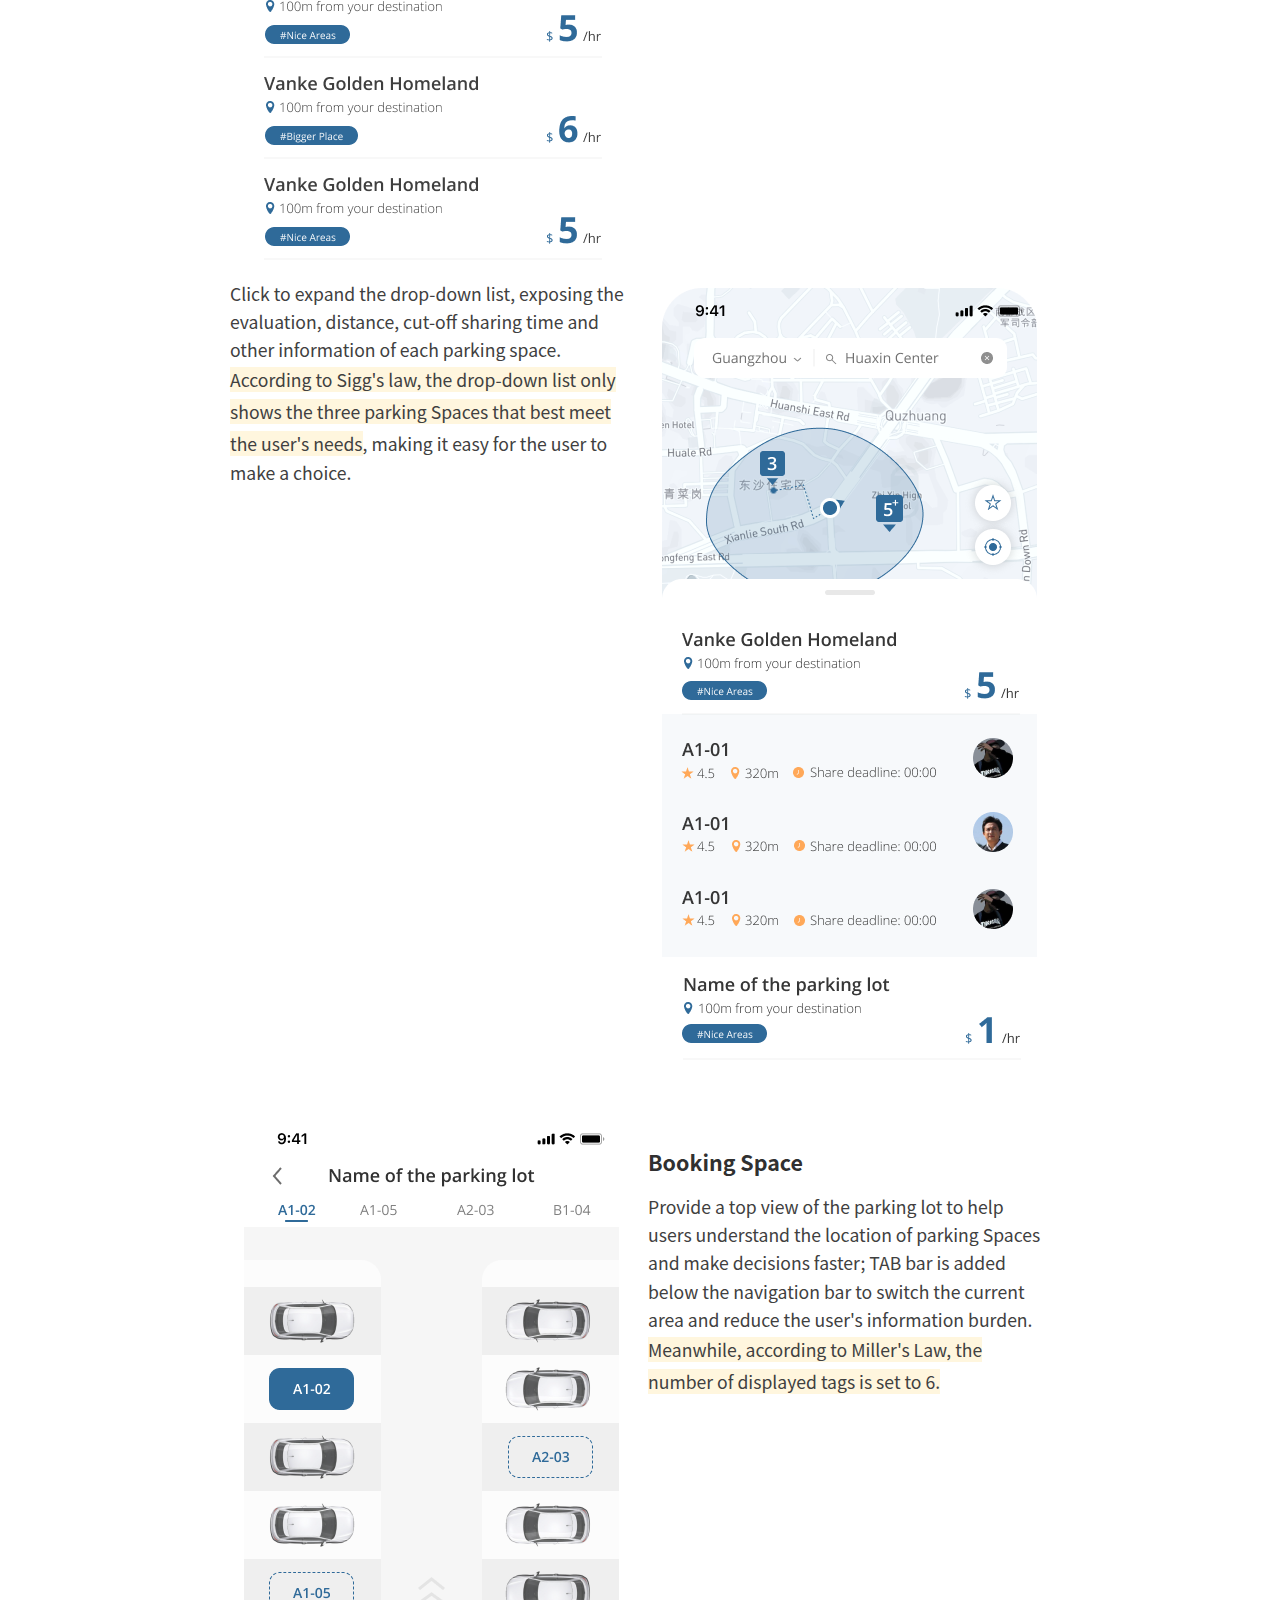
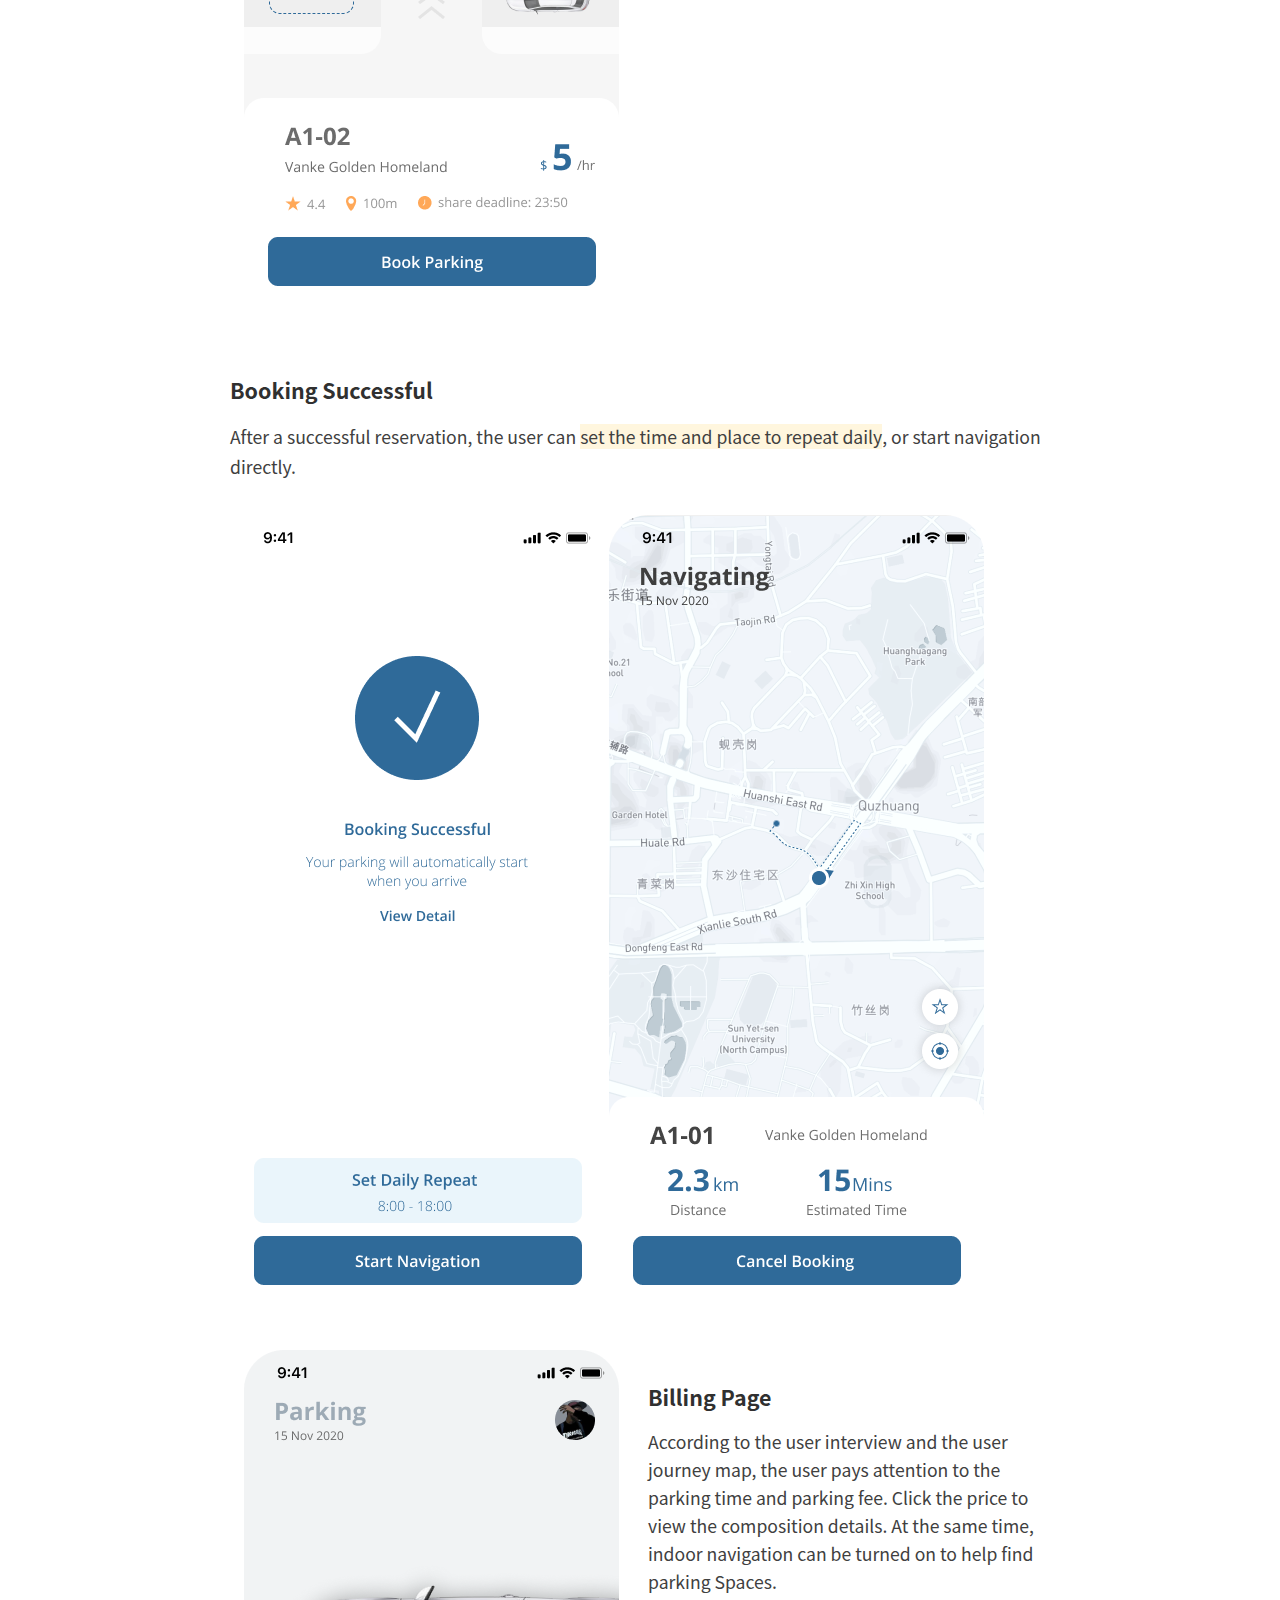
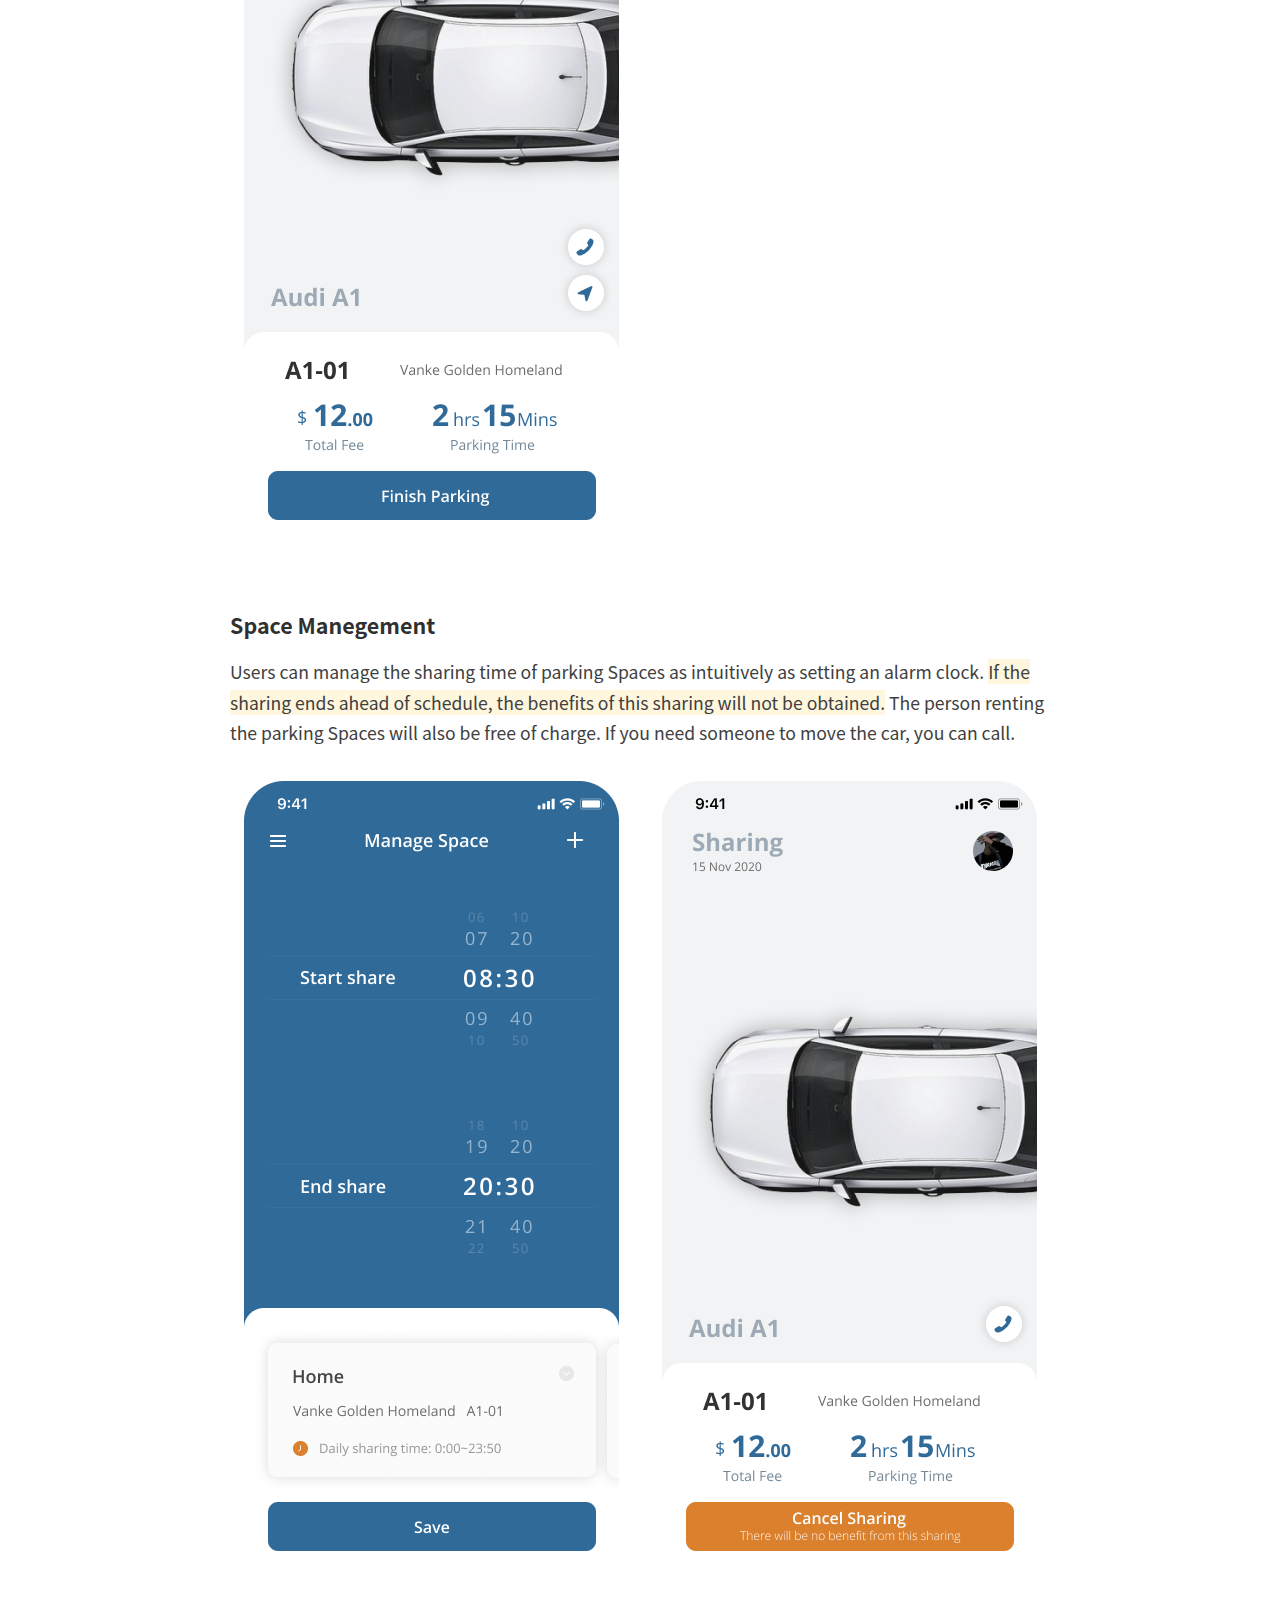
<file: Posts/Pendulum Parking.html>
<!DOCTYPE html>
<html lang="en">

  <head>
   <meta charset="UTF-8">
   <meta name="viewport" content="width=device-width, initial-scale=1.0">

   <title>
    
      Pendulum Parking &middot; Guotong Liao
    
   </title>

   <!-- CSS -->
   <link rel="stylesheet" href="https://glintonliao.github.io/css/posts.css">
   <!--<link href="https://fonts.googleapis.com/css?family=Rubik" rel="stylesheet">-->

   <!-- Favicon -->
   <link rel="icon" type="image/png" href="/img/Projects/DYDY.png">
   
   <!-- Global site tag (gtag.js) - Google Analytics -->
   <script async src="https://www.googletagmanager.com/gtag/js?id=UA-171607494-1"></script>
   <script>
     window.dataLayer = window.dataLayer || [];
     function gtag(){dataLayer.push(arguments);}
     gtag('js', new Date());

     gtag('config', 'UA-171607494-1');
   </script>

   <!-- Note -->
   <!-- This project is designed by Guotong Liao, Copyright Reserved © 2020-->


  </head>


  <body>
    <nav class="nav">
      <div class="nav-container">
        <a class = "icon" href="/index.html" title="Back to the intro page">
          <img class="nav-title" src="/img/Projects/DYDY.png"/>
        </a>
        <ul>
          <li><a href="/Posts/Projects.html">Projects</a></li>
          <li><a href="/Posts/Artworks.html">Artworks</a></li>
          <li><a href="/Resume - LIAO.pdf" target="_blank">Resume</a></li>  
        </ul>
      </div>
    </nav>

      <p class="cover">
      <img src="/img/Projects/Cover.png" alt="image" >
      </p>
    
   <main>
    <div class="post">

    <div class="post-main">
     <h1 class="post-title">Pendulum Parking</h1>
     <p>Maximize the value of unused parking Spaces</p>

     <div class="grid-intro">
       <div class="Date">
         <h4>Project Date</h4>
         <p>2020.10</p>
       </div>

       <div class="Type">
         <h4>Type</h4>
         <p>Team of 5 people</p>
       </div>

       <div class="Role">
         <h4>Role</h4>
         <p>Leading Designer</p>
       </div>

       <div class="Tool">
         <h4> Toolkit</h4>
         <p>Figma, Ai</p>
       </div>

      </div>

    <h2>Problem space</h2>
    
    <p>Guangzhou is one of the cities with the earliest urbanization in China. At present, there are 1.87 million small and medium-sized cars in Guangzhou. However, Guangzhou has only 660000 parking lots), <strong>Many car owners complain about the difficulty of parking.</strong> Parking has become one of the biggest problems of a metropolis.  Buying a car is not only a hindrance to the city, but also to oneself.</p>
    </p>


    <p>Compared with car washing, car repair, and other services, <strong>parking is the high-frequency demand of car owners, which is the essential need of car owners.</strong> And there is an interesting phenomenon in Guangzhou: </p>

    <blockquote>A parking space is hard to find in the downtown area during the day, but in the meantime, many parking spaces in residential communities sit idle.</blockquote>

    <p>In urban planning, this phenomenon is known as the "pendulum phenomenon", which means that the population of a city <strong>moves back and forth like a pendulum at a fixed time and place every day.</strong> According to relevant surveys, private car parking in residential areas is <strong>idle for an average of 14 hours every day, which has huge potential for sharing.</strong></p>

    <h3>How might we</h3>

    <blockquote>Create a parking sharing platform to make the idle parking spaces in residential areas used in the daytime to alleviate the parking difficulties and realize the reasonable allocation of parking resources.</blockquote>

    <div class="divider"></div>

    <h3>Compatitive Analysis</h3>

    <p>At the beginning of the research, we analyzed the existing parking software in the market, find out the pros and cons of them, and what we can learn from them.</p>
    
    <img src="/img/Pendulum Parking/Competitive_Analysis.png" alt="image" >
   
    <h2>User & Field Research</h2>

    <p>At the same time, in order to better understand users' pain points and find potential ways to improve the current parking difficulties, we selected a residential area (Yuexiu Vanke Golden Homeland, Guangzhou) for a field survey and questionnaire interviews.</p>

    <img src="/img/Pendulum Parking/Field Research.jpg" alt="image" >

    <div class="caption">
      <p class="caption" style="font-size: 1rem;">Field Research</p>
    </div>


    <img src="/img/Pendulum Parking/User_Portrait.png" alt="image" >

    <div class="caption">
      <p class="caption" style="font-size: 1rem;">User interviews and personas</p>
    </div>

    <img src="/img/Pendulum Parking/User_Journey_Map.png" alt="image" >

    <div class="caption">
      <p class="caption" style="font-size: 1rem;">User Journey Map</p>
    </div>

    <img src="/img/Pendulum Parking/Open-end_Need_Analysis.png" alt="image">

    <div class="caption">
      <p class="caption" style="font-size: 1rem;">Open-ended Need Analysis</p>
    </div>
  </strong>
    <p>After the research, we made a quick review and a <strong>requirement pool</strong> of the sharing parking product, which can be divided into two main goals: a comprehensive parking system, and a safe and convenient parking space management platform.</p>

    <img src="/img/Pendulum Parking/Requirement_Pool.png" alt="image">

    <div class="caption">
      <p class="caption" style="font-size: 1rem;">Requirement Pool</p>
    </div>

    <div class="divider"></div>

    <h2>Design</h2>

    <h3>Concept Sketch</h3>

    <p>At the beginning of the design, I created some <strong>user story sketches to help to understand the scenario </strong>and start to prototype by designing several key pages.</p>

    <div class="div-block-3imgs">
      <img src="/img/Pendulum Parking/Story Sketch 01.png" alt="image">
      <img src="/img/Pendulum Parking/Story Sketch 02.png" alt="image">
      <img src="/img/Pendulum Parking/Key Page.jpg" alt="image">
    </div>

    <h3>Information Architecture</h3>

    <img src="/img/Pendulum Parking/Information_Architecture.png" alt="image">
    <div class="caption">
      <p class="caption" style="font-size: 1rem;"></p>
    </div>

    <h3>Mid-Fi Wireframe</h3>

    <img src="/img/Pendulum Parking/Mid-fi.png" alt="image">

    <div class="divider"></div>

    <h2>Prototype</h2>

    <div class="div-block-2imgs">

      <div>
        <h3>Home Page</h3>
        <p>The two main functions (parking space management and parking space rental) are juxtaposed to enable users to quickly understand the main functions of the APP. At the same time <strong>exposed common address, reduce user operation process, improve efficiency.</strong></p>
      </div>

      <img src="/img/Pendulum Parking/Home.png" alt="image">

    </div>

    <div class="div-block-2imgs">

      <img src="/img/Pendulum Parking/Filter.png" alt="image">
      
      <div>
        <h3>Search Result</h3>
        <p>According to the content of user interviews, I took <strong>price and distance as the main factors to screen</strong>, and visually reflected the price range through visual means；Add evaluation tags to help users make decisions</p>
      </div>

    </div>

    <div class="div-block-2imgs">

      <div>
        <p>Click to expand the drop-down list, exposing the evaluation, distance, cut-off sharing time and other information of each parking space. <strong>According to Sigg's law, the drop-down list only shows the three parking Spaces that best meet the user's needs</strong>, making it easy for the user to make a choice.</p>
      </div>

      <img src="/img/Pendulum Parking/Unfold.png" alt="image">

    </div>

    <div class="div-block-2imgs">

      <img src="/img/Pendulum Parking/Parking_space_detail.png" alt="image">
      
      <div>
        <h3>Booking Space</h3>
        <p>Provide a top view of the parking lot to help users understand the location of parking Spaces and make decisions faster;
        TAB bar is added below the navigation bar to switch the current area and reduce the user's information burden. <strong>Meanwhile, according to Miller's Law, the number of displayed tags is set to 6.</strong></p>
      </div>

    </div>

    <div class="div-block-3imgs">

      <div>
        <h3>Booking Successful</h3>
        <p>After a successful reservation, the user can <strong>set the time and place to repeat daily</strong>, or start navigation directly.</p>
      </div>

      <img src="/img/Pendulum Parking/Finish_Parking.png" alt="image">

      <img src="/img/Pendulum Parking/Navigation.png" alt="image">

    </div>

    <div class="div-block-2imgs">

      <img src="/img/Pendulum Parking/Parking.png" alt="image">
      
      <div>
        <h3>Billing Page</h3>
        <p>According to the user interview and the user journey map, the user pays attention to the parking time and parking fee. Click the price to view the composition details. At the same time, indoor navigation can be turned on to help find parking Spaces.</p>
      </div>

    </div>

    <h3>Space Manegement</h3>

    <p>Users can manage the sharing time of parking Spaces as intuitively as setting an alarm clock. <strong>If the sharing ends ahead of schedule, the benefits of this sharing will not be obtained.</strong> The person renting the parking Spaces will also be free of charge. If you need someone to move the car, you can call.</p>

    <div class="div-block-2imgs">

      <img src="/img/Pendulum Parking/Manage_Space.png" alt="image">

      <img src="/img/Pendulum Parking/Finish_Parking-1.png" alt="image">

    </div>

    <h3>Side Bar and Income Page</h3>

    <p>The structure of the whole app is connected in series by the side navigation bar, thus we can enter the income detail page.</p>

    <p>The color of the card changes according to the shared time, white by day, black by night, auxiliary parking space master discrimination management; The trend curve of income also can reflect intuitively, strengthen the sense of achievement of users.</p>

    <div class="div-block-3imgs">

      <img src="/img/Pendulum Parking/Me.png" alt="image">

      <img src="/img/Pendulum Parking/My_car.png" alt="image">

      <img src="/img/Pendulum Parking/Income.png" alt="image">


    </div>

    <div class="divider"></div>

    <h2>Impact and takeaway</h2>

    <p>Sharing Economy is a hot topic nowadays, and we took it as the model to make this project, which actively responds to the parking difficulties in big cities and realizes the reasonable allocation of parking space resources, which has certain enlightenment significance for the construction of smart cities.</p>

    <p>Next, I may introduce intelligent hardware, such as parking floor lock, to realize the intelligent management of parking Spaces. Floor locks turn on automatically when they come, pay automatically when they leave, and so on. This is also the future convenient life envisioned by "Calm technology" and the Internet of Things.</p>

    <div class="pagination">
    
     <a href="/Posts/Archimason.html" class="right arrow">→</a>
    
     <a href="#" class="top">Top</a>
    </div>


     </div>
    </main>


    <footer>

      <div class="contact">
        <a href="/img/Projects/QR Code.jpg"  target="_blank" class="wechat-button" ></a>
        <a href="https://www.linkedin.com/in/glintonliao"  target="_blank" class="linkedin-button" ></a>
        <a href="https://www.instagram.com/glinton_liao" target="_blank" class="ig-button" ></a>
     </div>

      <span>
        © Designed & Coded by Guotong Liao
      </span>
    </footer>
   </body>
</html>
</file>
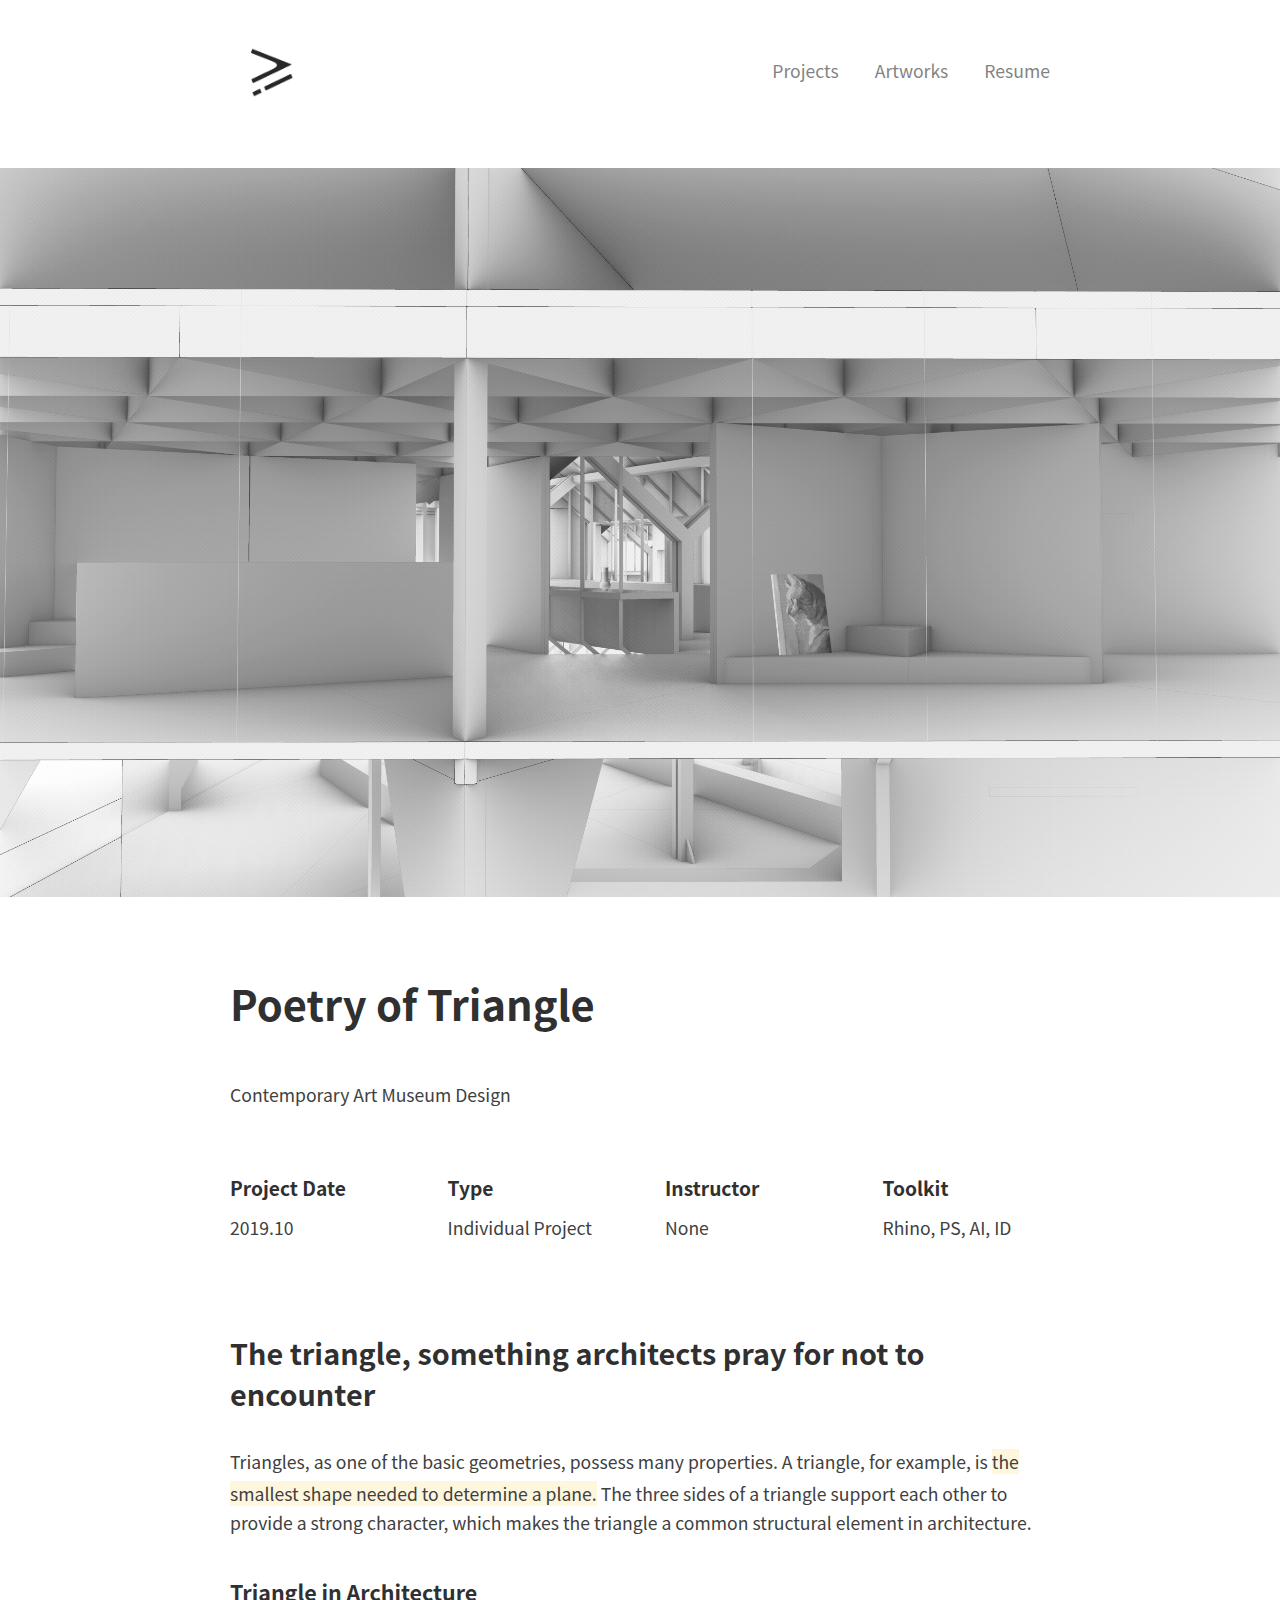
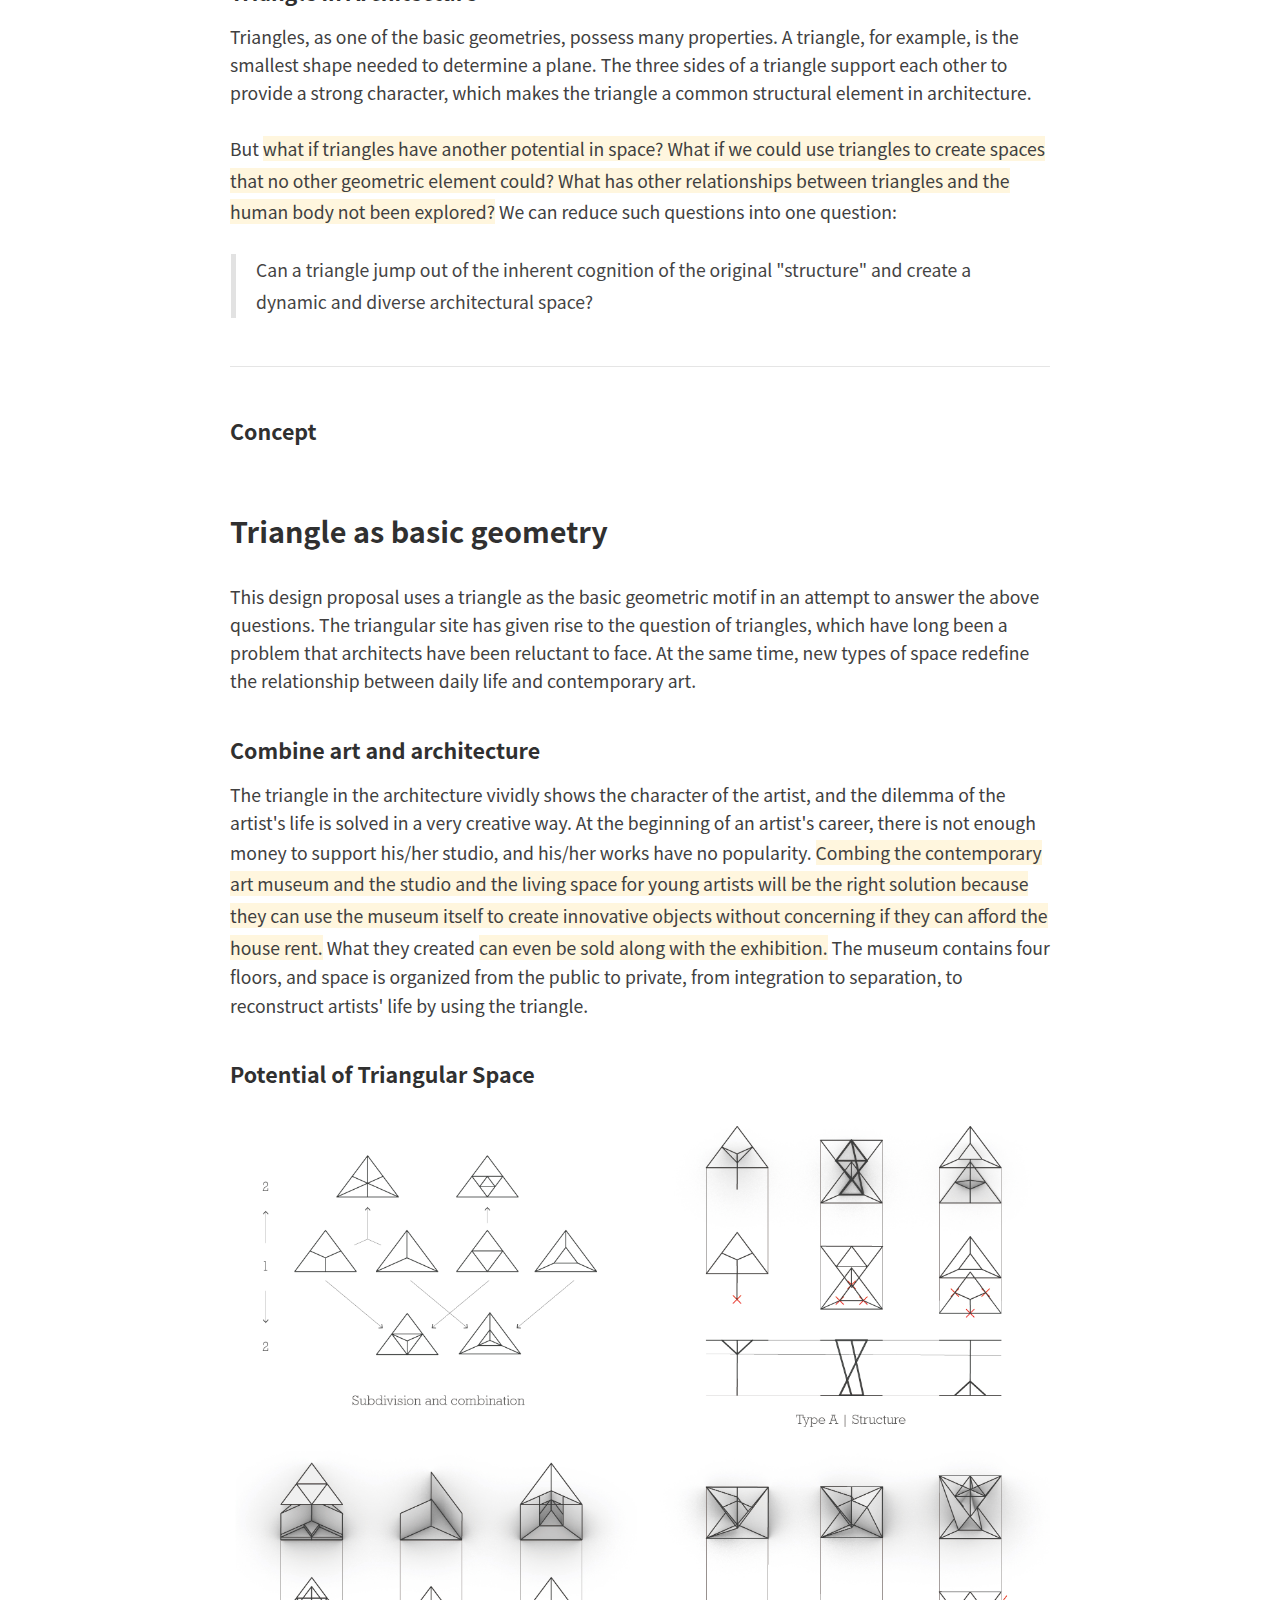
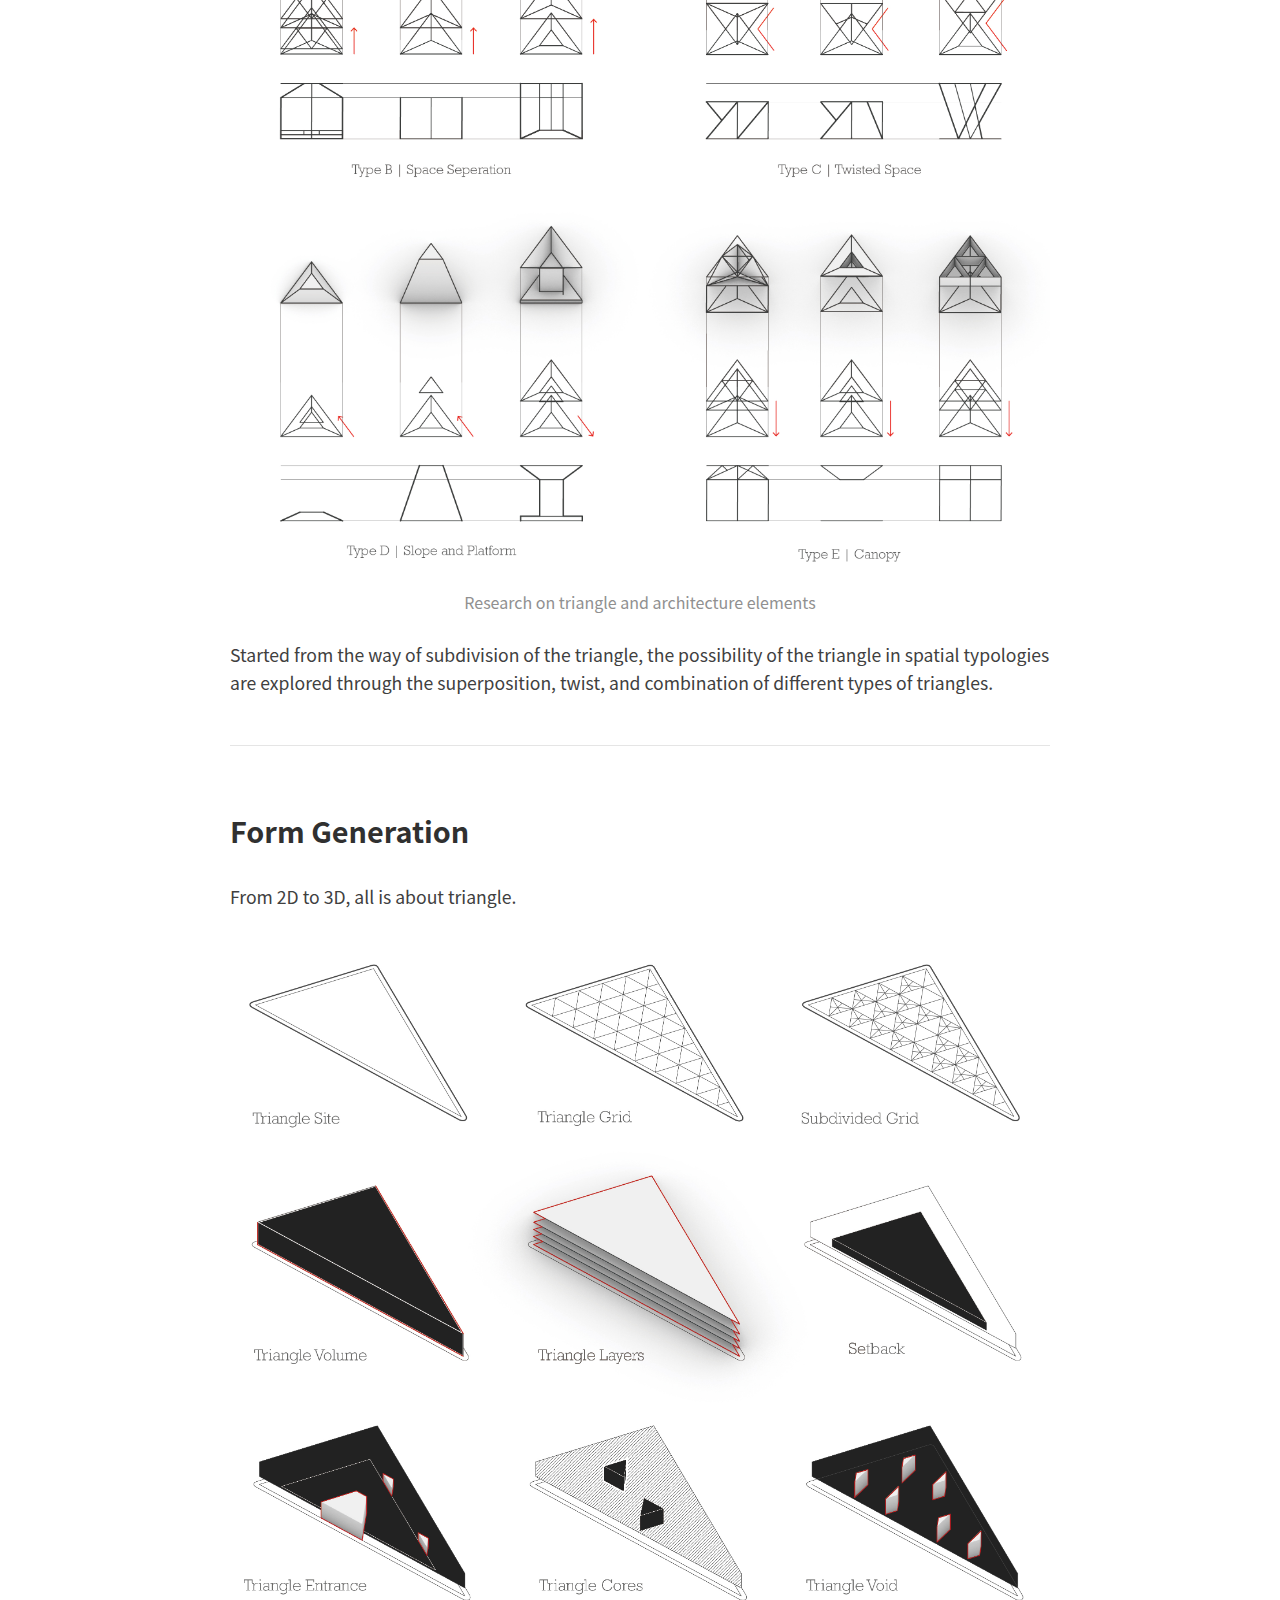
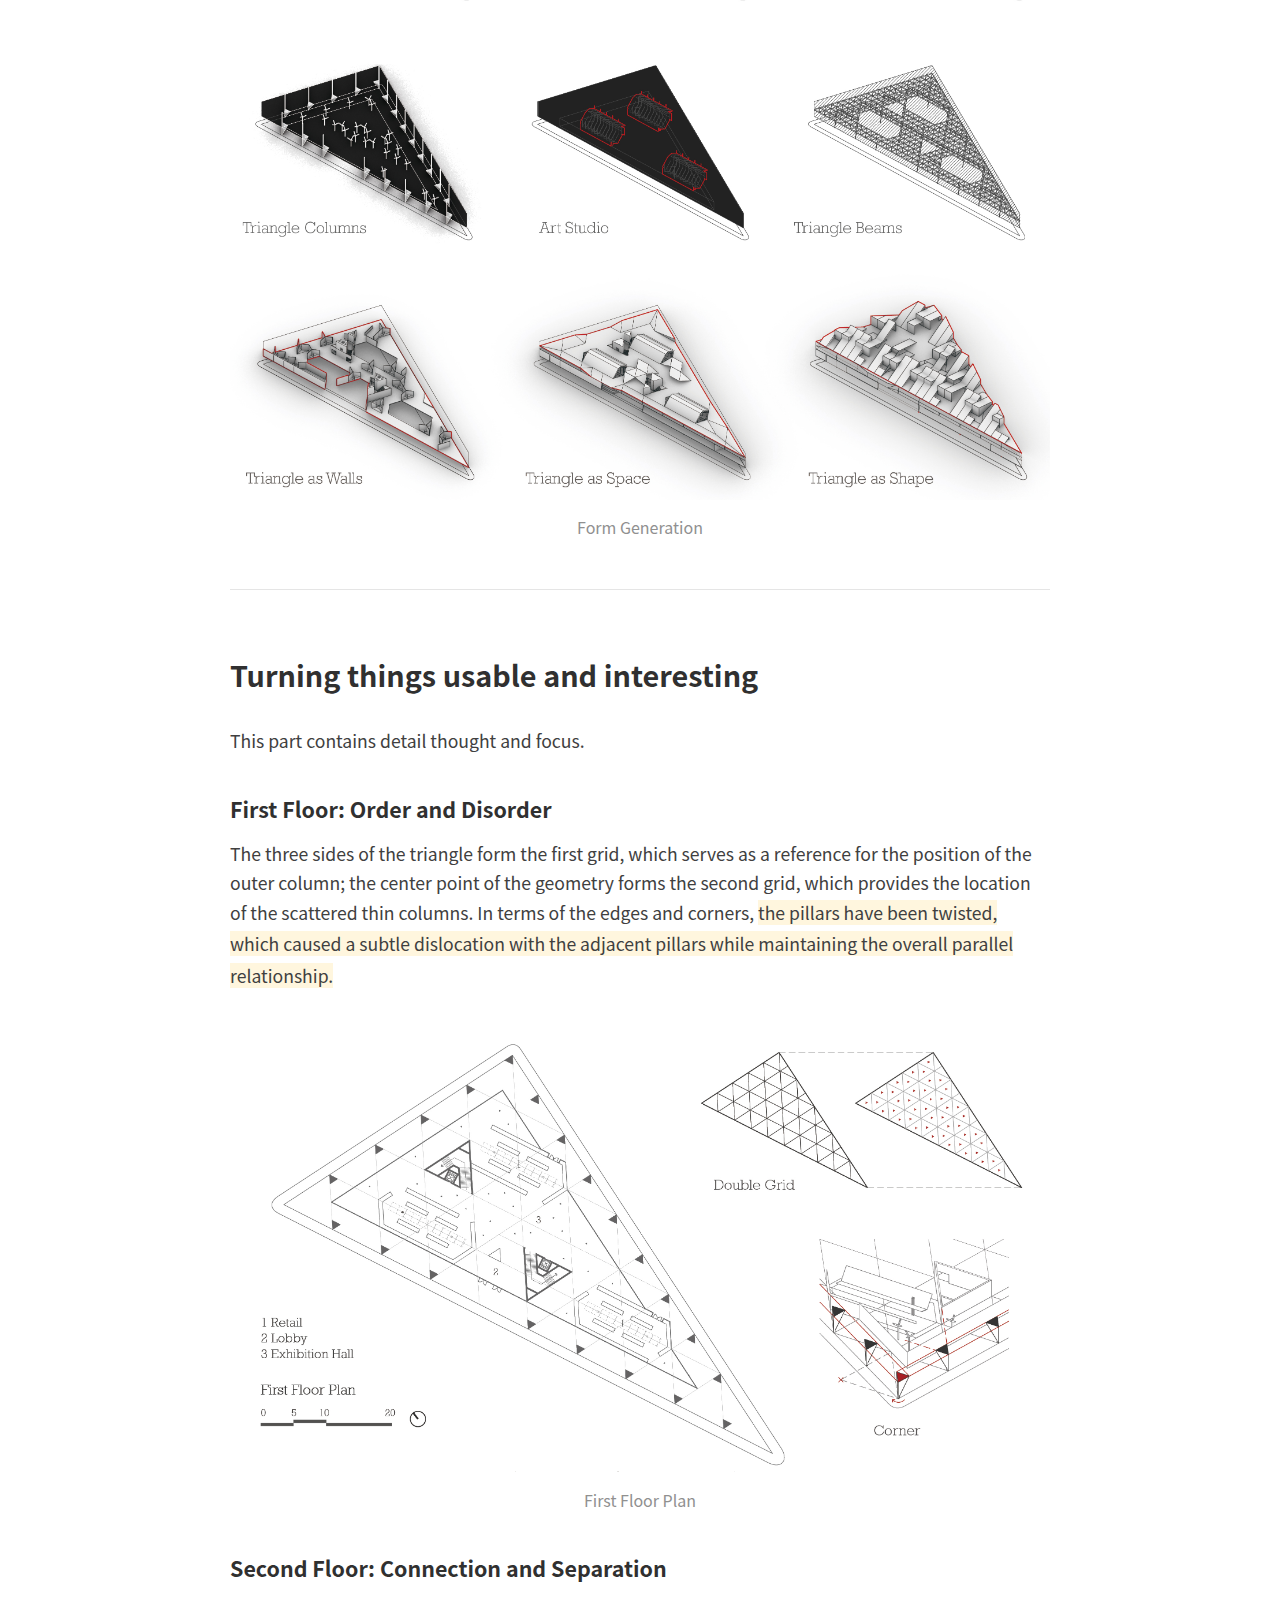
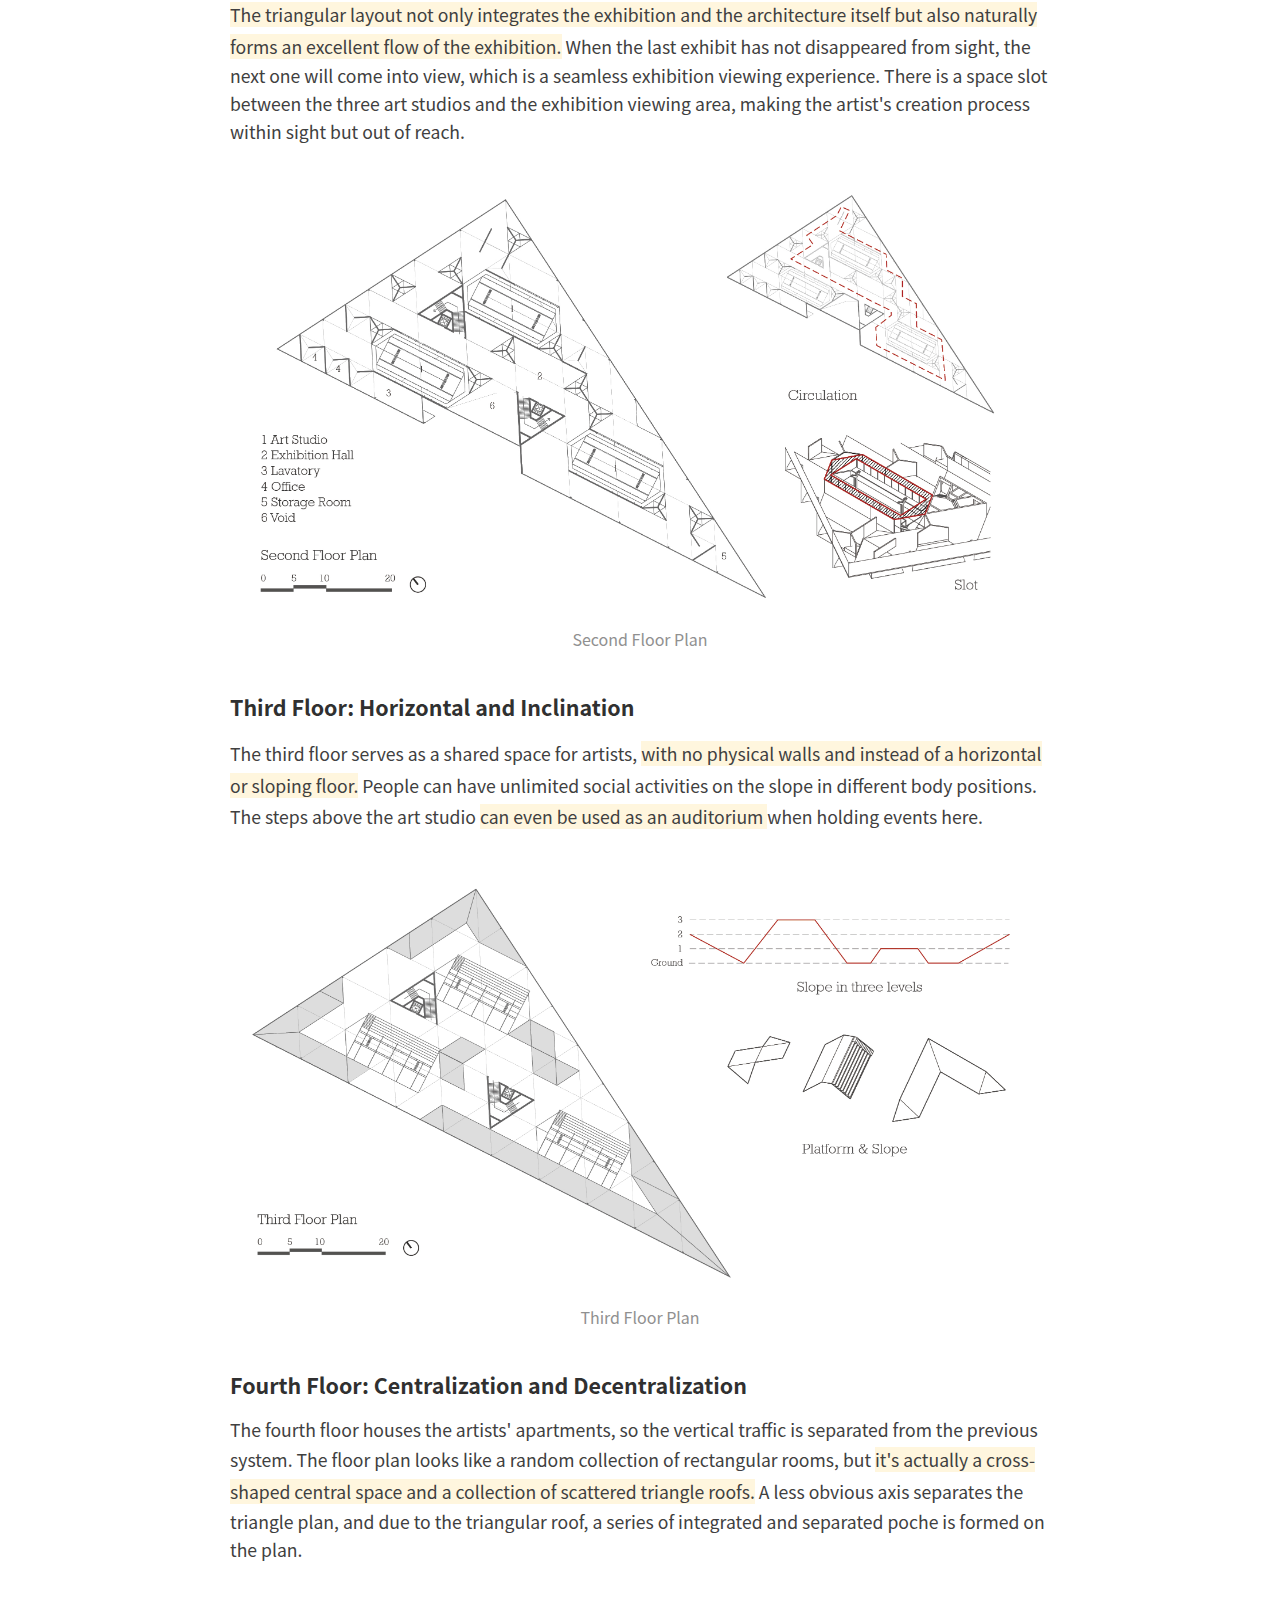
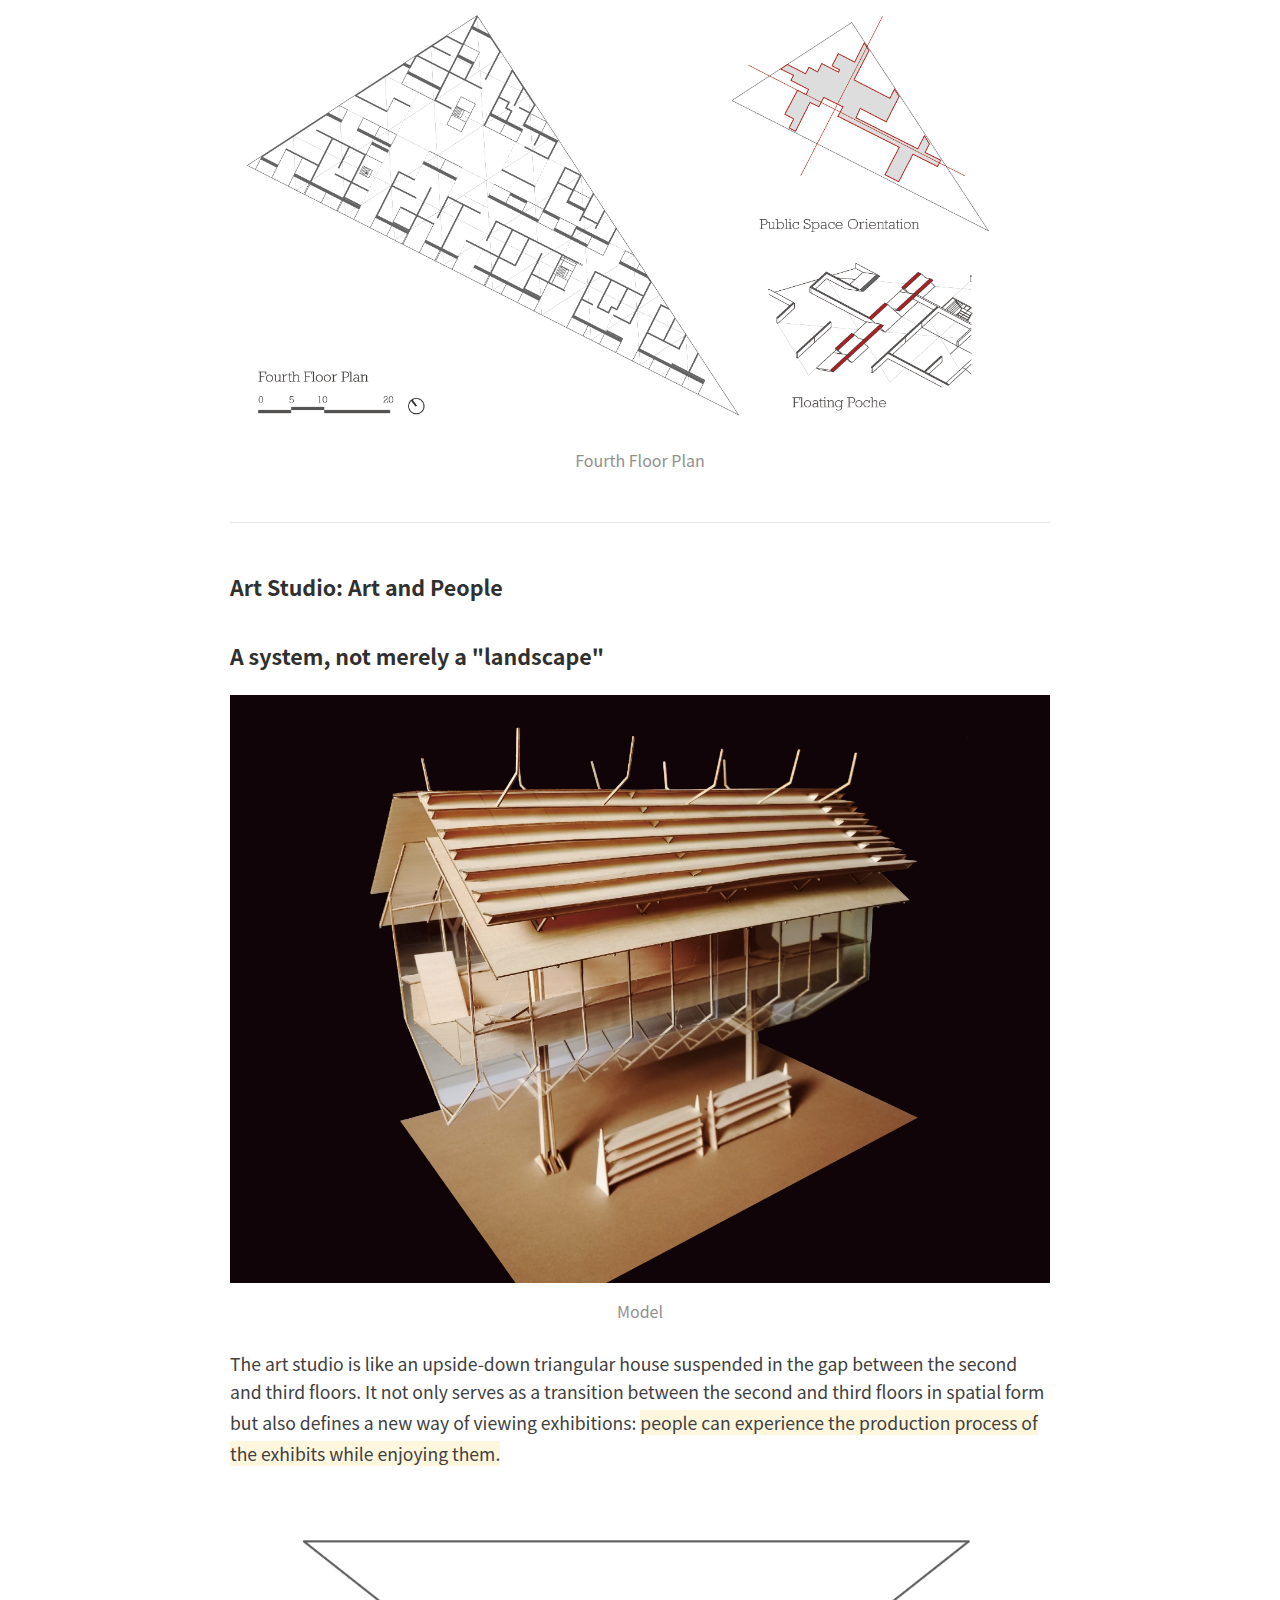
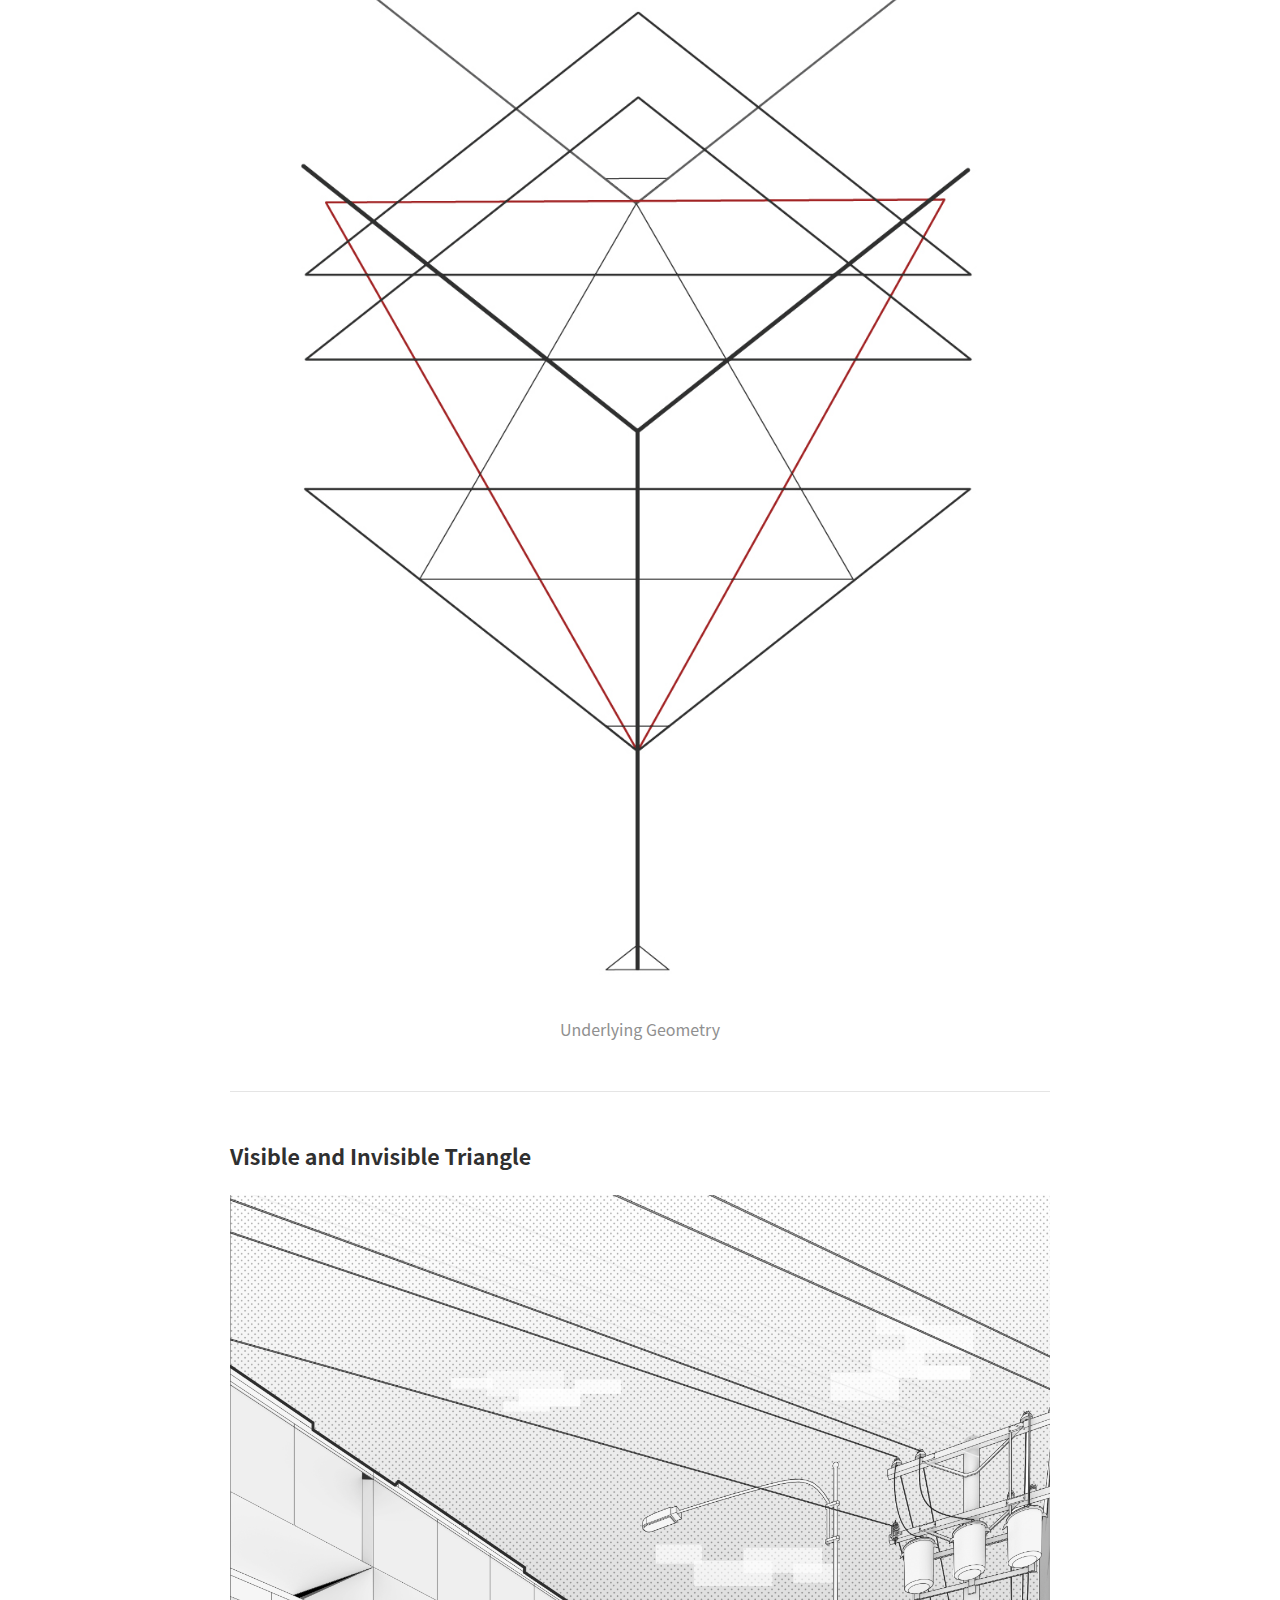
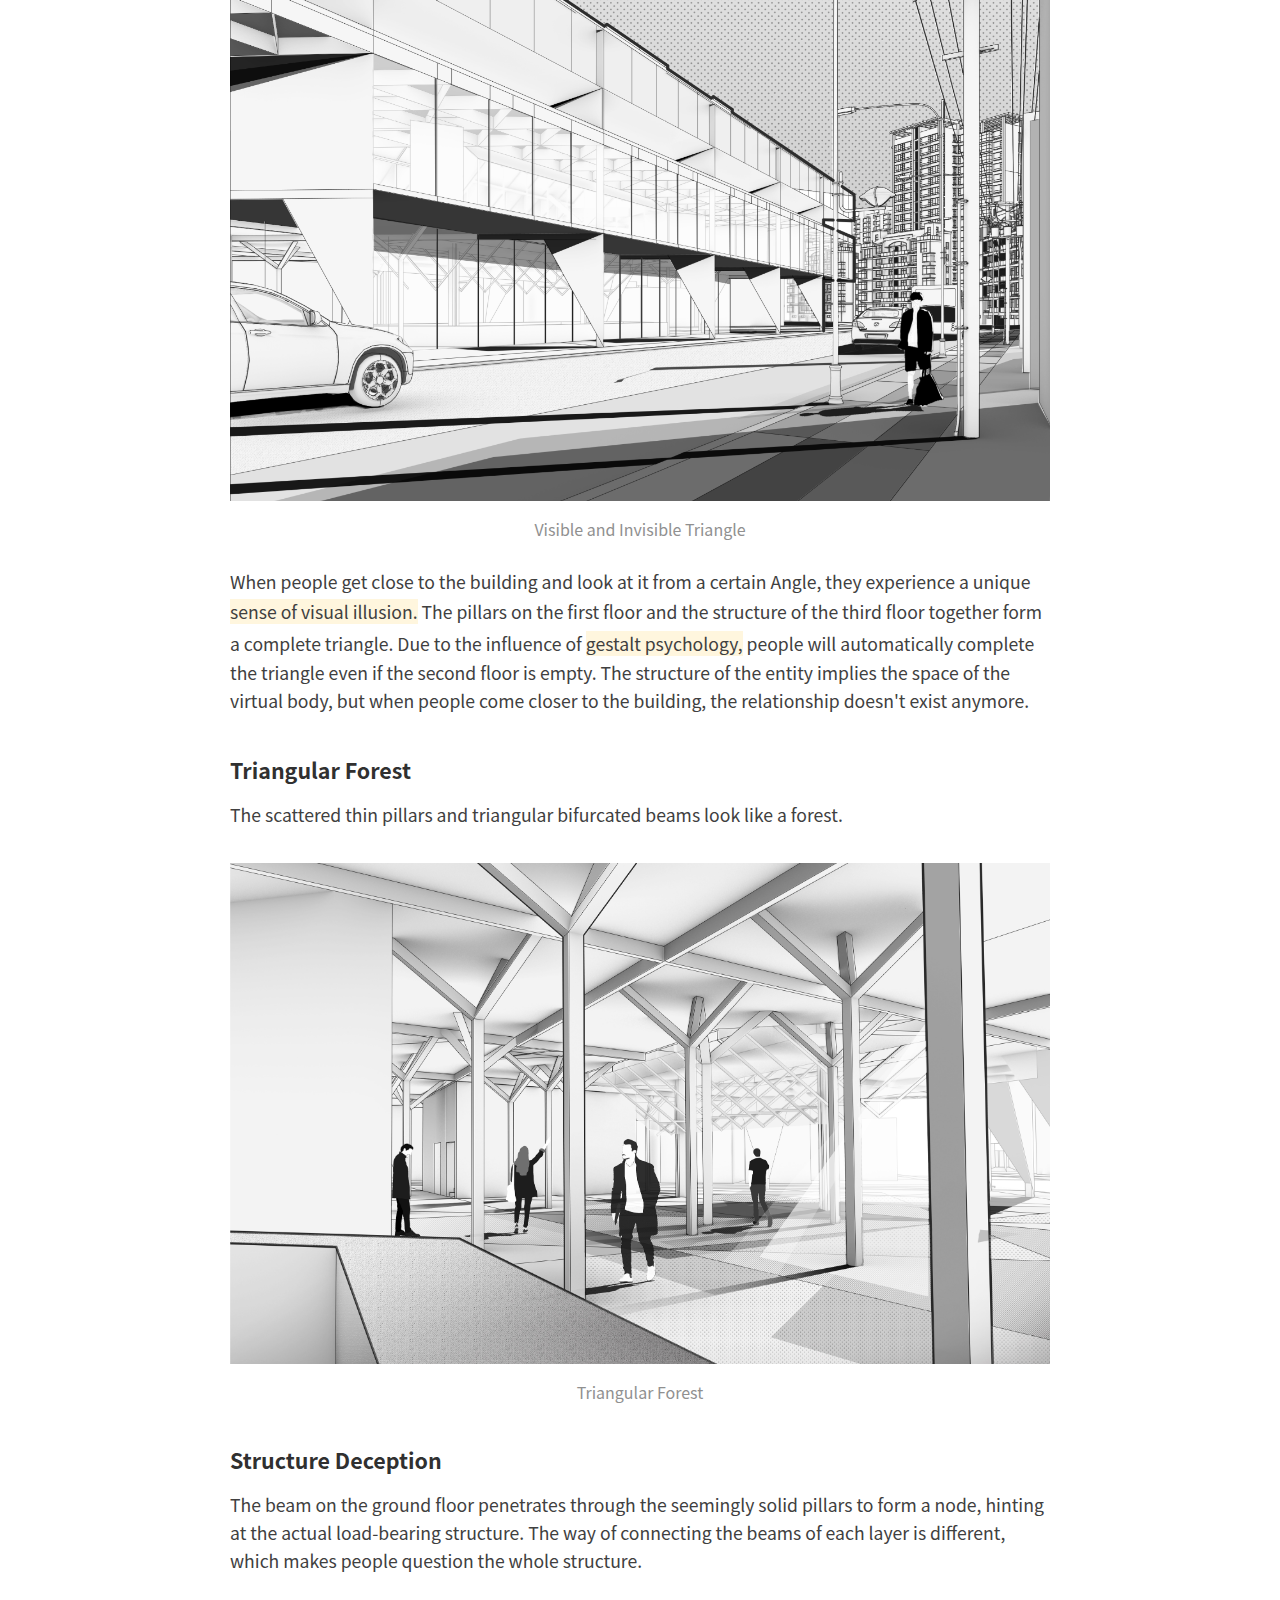
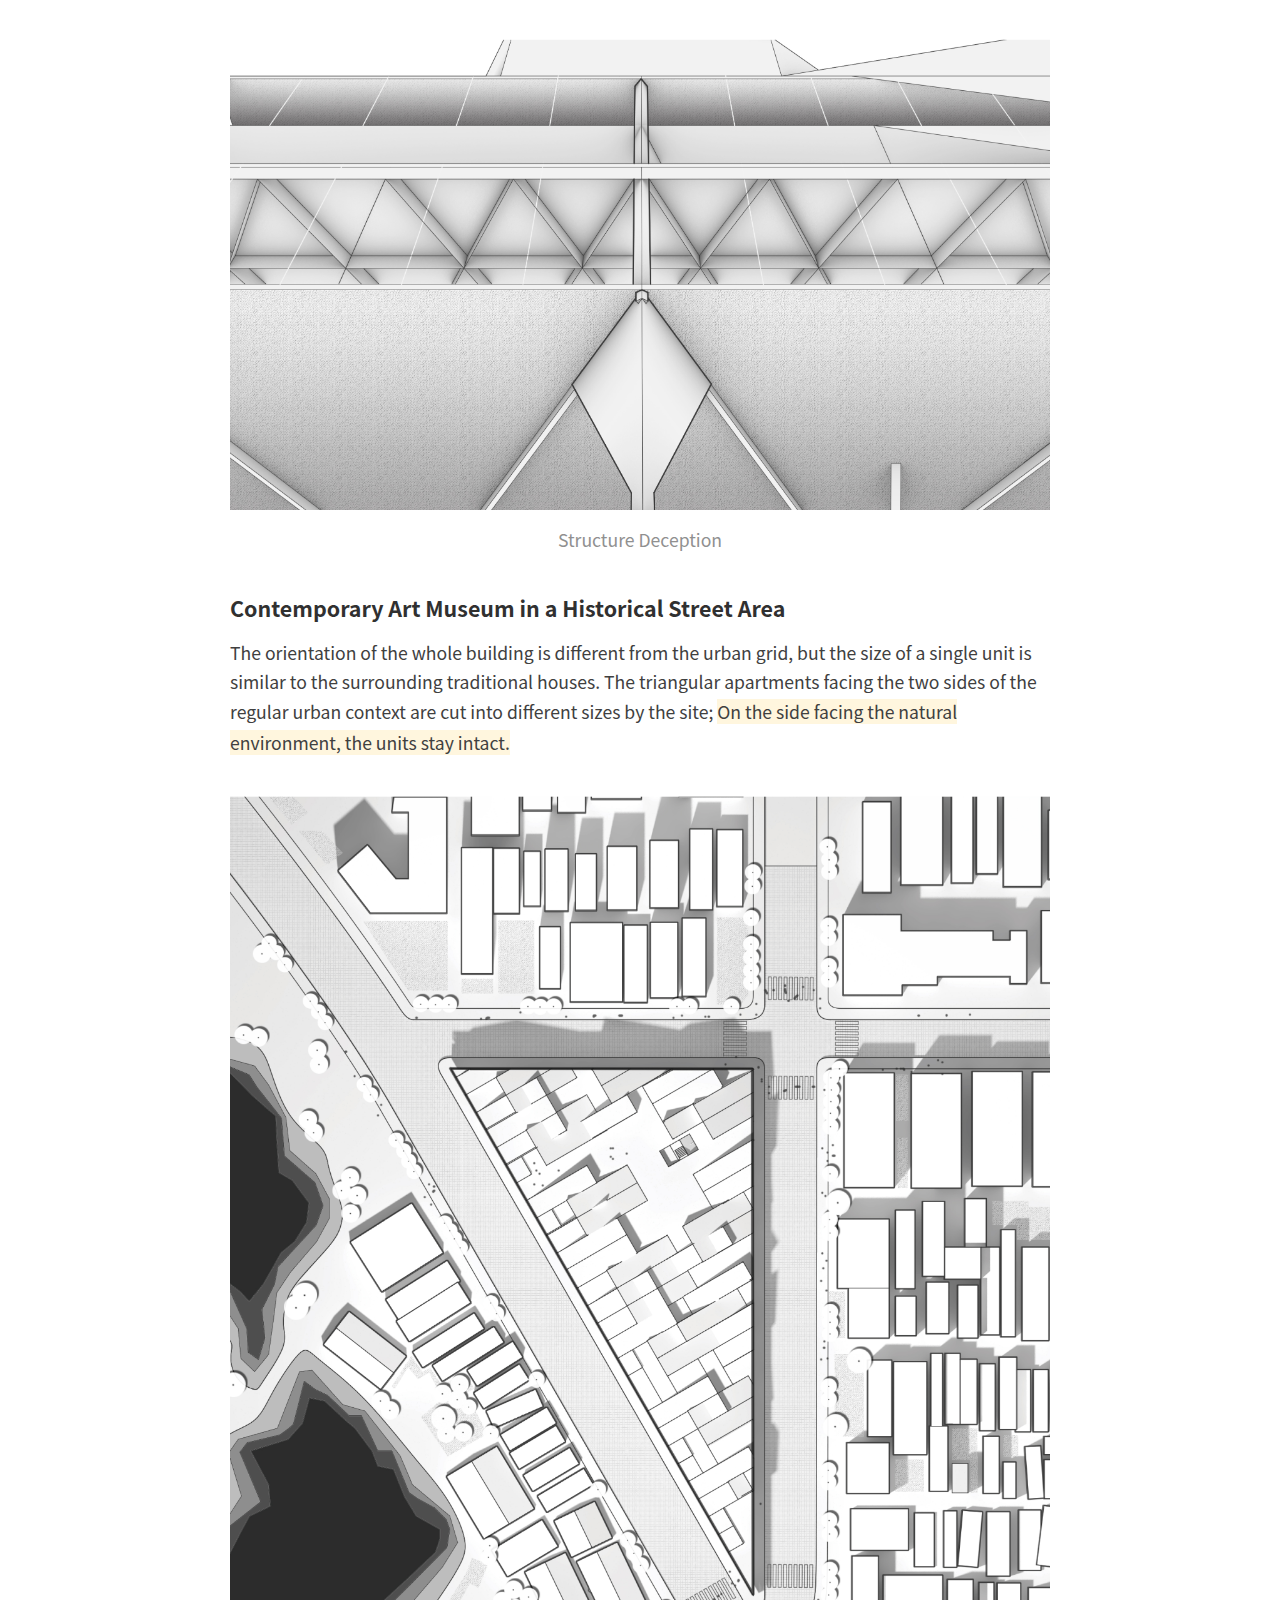
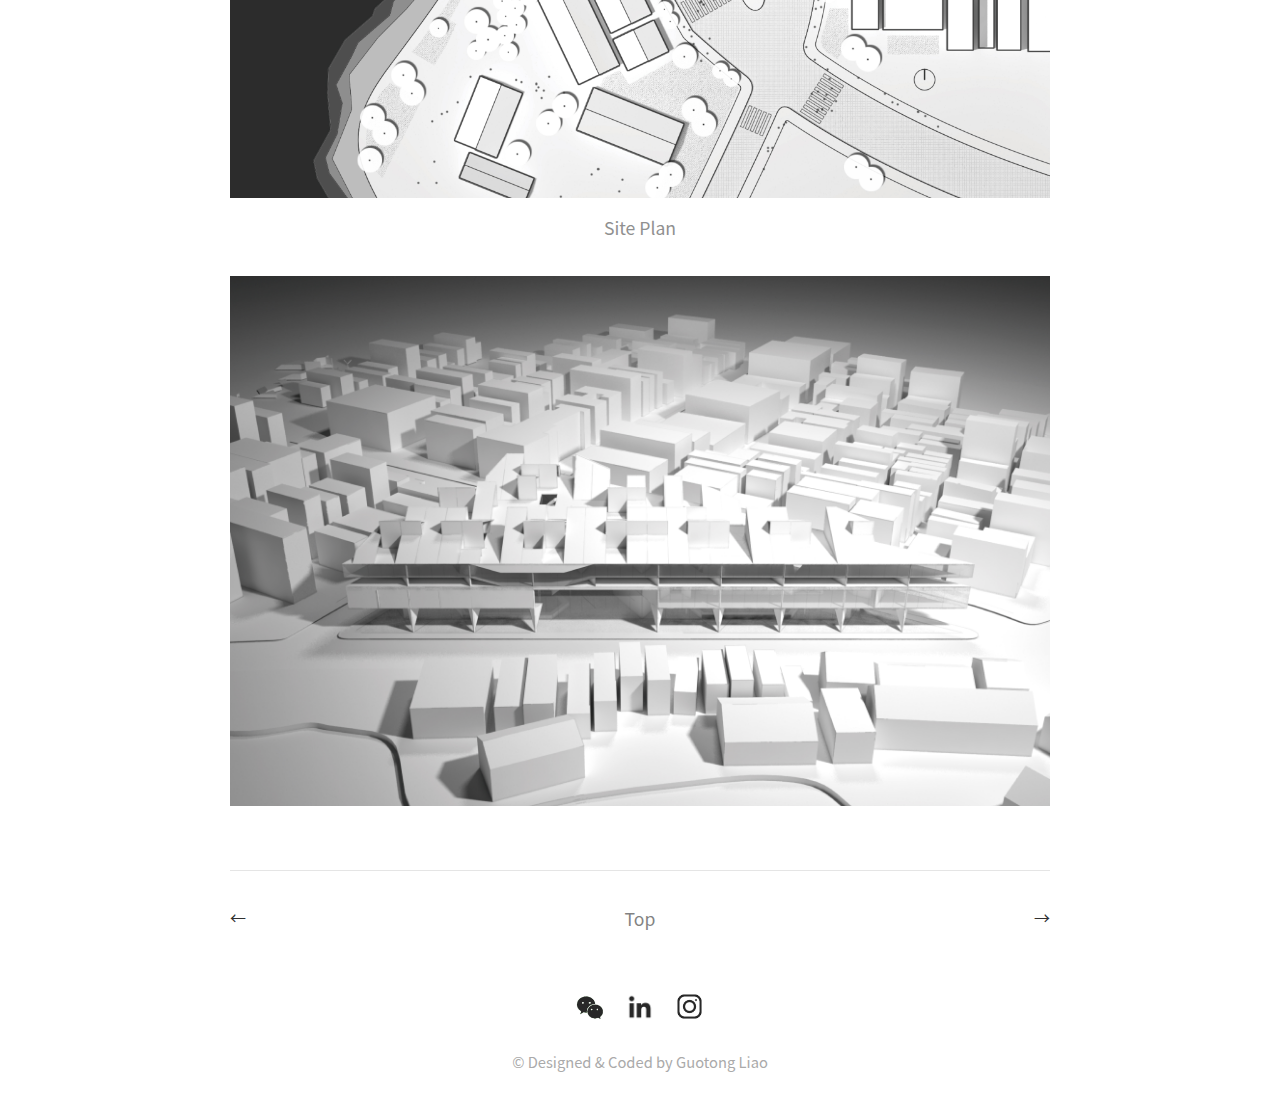
<file: Posts/Poetry of triangle.html>
<!DOCTYPE html>
<html lang="en">

  <head>
   <meta charset="UTF-8">
   <meta name="viewport" content="width=device-width, initial-scale=1.0">

   <title>
    
      Poetry of triangle &middot; Guotong Liao
    
   </title>

   <!-- CSS -->
   <link rel="stylesheet" href="https://glintonliao.github.io/css/posts.css">
   <!--<link href="https://fonts.googleapis.com/css?family=Rubik" rel="stylesheet">-->

   <!-- Favicon -->
   <link rel="icon" type="image/png" href="/img/Projects/DYDY.png">
   
   <!-- Global site tag (gtag.js) - Google Analytics -->
   <script async src="https://www.googletagmanager.com/gtag/js?id=UA-171607494-1"></script>
   <script>
     window.dataLayer = window.dataLayer || [];
     function gtag(){dataLayer.push(arguments);}
     gtag('js', new Date());

     gtag('config', 'UA-171607494-1');
   </script>

   <!-- Note -->
   <!-- This project is designed by Guotong Liao, Copyright Reserved © 2020-->


  </head>


  <body>
    <nav class="nav">
      <div class="nav-container">
        <a class = "icon" href="/index.html" title="Back to the intro page">
          <img class="nav-title" src="/img/Projects/DYDY.png"/>
        </a>
        <ul>
          <li><a href="/Posts/Projects.html">Projects</a></li>
          <li><a href="/Posts/Artworks.html">Artworks</a></li>
          <li><a href="/Resume - LIAO.pdf" target="_blank">Resume</a></li>  
        </ul>
      </div>
    </nav>

      <p class="cover">
      <img src="/img/Poetry of Triangle/Cover-Triangle.jpg" alt="image" >
      </p>
    
   <main>
    <div class="post">

    <div class="post-main">
     <h1 class="post-title">Poetry of Triangle</h1>
     <p>Contemporary Art Museum Design</p>

     <div class="grid-intro">
       <div class="Date">
         <h4>Project Date</h4>
         <p>2019.10</p>
       </div>

       <div class="Type">
         <h4>Type</h4>
         <p>Individual Project</p>
       </div>

       <div class="Instructor">
         <h4>Instructor</h4>
         <p>None</p>
       </div>

       <div class="Tool">
         <h4> Toolkit</h4>
         <p>Rhino, PS, AI, ID</p>
       </div>

      </div>

    <h2>The triangle, something architects pray for not to encounter</h2>
    
    <p>Triangles, as one of the basic geometries, possess many properties. A triangle, for example, is <strong>the smallest shape needed to determine a plane.</strong> The three sides of a triangle support each other to provide a strong character, which makes the triangle a common structural element in architecture.</p>

    <h3>Triangle in Architecture</h3>

    <p>Triangles, as one of the basic geometries, possess many properties. A triangle, for example, is the smallest shape needed to determine a plane. The three sides of a triangle support each other to provide a strong character, which makes the triangle a common structural element in architecture.</p>

    <p>But <strong>what if triangles have another potential in space? What if we could use triangles to create spaces that no other geometric element could? What has other relationships between triangles and the human body not been explored?</strong> We can reduce such questions into one question:</p>

    <blockquote>Can a triangle jump out of the inherent cognition of the original "structure" and create a dynamic and diverse architectural space?</blockquote>

    <div class="divider"></div>

    <h3>Concept</h3>
   
    <h2>Triangle as basic geometry</h2>

    <p>This design proposal uses a triangle as the basic geometric motif in an attempt to answer the above questions. The triangular site has given rise to the question of triangles, which have long been a problem that architects have been reluctant to face. At the same time, new types of space redefine the relationship between daily life and contemporary art.</p>

    <h3>Combine art and architecture</h3>

    <p>The triangle in the architecture vividly shows the character of the artist, and the dilemma of the artist's life is solved in a very creative way. At the beginning of an artist's career, there is not enough money to support his/her studio, and his/her works have no popularity. <strong>Combing the contemporary art museum and the studio and the living space for young artists will be the right solution because they can use the museum itself to create innovative objects without concerning if they can afford the house rent.</strong> What they created <strong>can even be sold along with the exhibition.</strong> The museum contains four floors, and space is organized from the public to private, from integration to separation, to reconstruct artists' life by using the triangle.</p>

    <h3>Potential of Triangular Space</h3>

    <img src="/img/Poetry of Triangle/Space Research.jpg" alt="image">

    <div class="caption">
      <p class="caption" style="font-size: 1rem;">Research on triangle and architecture elements</p>
    </div>

    <p>Started from the way of subdivision of the triangle, the possibility of the triangle in spatial typologies are explored through the superposition, twist, and combination of different types of triangles.</p>

    <div class="divider"></div>

    <h2>Form Generation</h2>

    <p>From 2D to 3D, all is about triangle.</p>

    <img src="/img/Poetry of Triangle/Space Generation.jpg" alt="image">

    <div class="caption">
      <p class="caption" style="font-size: 1rem;">Form Generation</p>
    </div>

    <div class="divider"></div>

    <h2>Turning things usable and interesting
    </h2>

    <p>This part contains detail thought and focus.</p>

    <h3>First Floor: Order and Disorder</h3>

    <p>The three sides of the triangle form the first grid, which serves as a reference for the position of the outer column; the center point of the geometry forms the second grid, which provides the location of the scattered thin columns. In terms of the edges and corners, <strong>the pillars have been twisted, which caused a subtle dislocation with the adjacent pillars while maintaining the overall parallel relationship.</strong></p>

    <img src="/img/Poetry of Triangle/Plan01.jpg" alt="image">

    <div class="caption">
      <p class="caption" style="font-size: 1rem;">First Floor Plan</p>
    </div>

    <h3>Second Floor: Connection and Separation</h3>

    <p><strong>The triangular layout not only integrates the exhibition and the architecture itself but also naturally forms an excellent flow of the exhibition.</strong> When the last exhibit has not disappeared from sight, the next one will come into view, which is a seamless exhibition viewing experience. There is a space slot between the three art studios and the exhibition viewing area, making the artist's creation process within sight but out of reach.</p>

    <img src="/img/Poetry of Triangle/Plan02.jpg" alt="image" data-action="zoom">
    <div class="caption">
      <p class="caption" style="font-size: 1rem;">Second Floor Plan</p>
    </div>

    <h3>Third Floor: Horizontal and Inclination
    </h3>

    <p>The third floor serves as a shared space for artists, <strong>with no physical walls and instead of a horizontal or sloping floor.</strong> People can have unlimited social activities on the slope in different body positions. The steps above the art studio <strong>can even be used as an auditorium </strong>when holding events here.</p>

    <img src="/img/Poetry of Triangle/Plan03.jpg" alt="image">
    <div class="caption">
      <p class="caption" style="font-size: 1rem;">Third Floor Plan</p>
    </div>

    <h3>Fourth Floor: Centralization and Decentralization</h3>

    <p>The fourth floor houses the artists' apartments, so the vertical traffic is separated from the previous system. The floor plan looks like a random collection of rectangular rooms, but <strong>it's actually a cross-shaped central space and a collection of scattered triangle roofs.</strong> A less obvious axis separates the triangle plan, and due to the triangular roof, a series of integrated and separated poche is formed on the plan.</p>

    <img src="/img/Poetry of Triangle/Plan04.jpg" alt="image">
    <div class="caption">
      <p class="caption" style="font-size: 1rem;">Fourth Floor Plan</p>
    </div>

    <div class="divider"></div>

    <h3>Art Studio: Art and People</h3>

    <h3>A system, not merely a "landscape"</h3>

    <img src="/img/Poetry of Triangle/Physical Model.jpg" alt="image">
    <div class="caption">
      <p class="caption" style="font-size: 1rem;">Model</p>
    </div>

    <p>The art studio is like an upside-down triangular house suspended in the gap between the second and third floors. It not only serves as a transition between the second and third floors in spatial form but also defines a new way of viewing exhibitions: <strong>people can experience the production process of the exhibits while enjoying them.</strong></p>

    <img src="/img/Poetry of Triangle/Metaphor.jpg" alt="image">
    <div class="caption">
      <p class="caption" style="font-size: 1rem;">Underlying Geometry</p>
    </div>

    <div class="divider"></div>

    <h3>Visible and Invisible Triangle</h3>

    <img src="/img/Poetry of Triangle/Perspective01.jpg" alt="image">
    <div class="caption">
      <p class="caption" style="font-size: 1rem;">Visible and Invisible Triangle</p>
    </div>

    <p>When people get close to the building and look at it from a certain Angle, they experience a unique <strong>sense of visual illusion.</strong> The pillars on the first floor and the structure of the third floor together form a complete triangle. Due to the influence of <strong>gestalt psychology,</strong> people will automatically complete the triangle even if the second floor is empty. The structure of the entity implies the space of the virtual body, but when people come closer to the building, the relationship doesn't exist anymore.</p>

    <h3>Triangular Forest</h3>

    <p>The scattered thin pillars and triangular bifurcated beams look like a forest.</p>

    <img src="/img/Poetry of Triangle/Perspective02.jpg" alt="image">

    <div class="caption">
      <p class="caption" style="font-size: 1rem;">Triangular Forest</p>
    </div>

    <h3>Structure Deception</h3>

    <p>The beam on the ground floor penetrates through the seemingly solid pillars to form a node, hinting at the actual load-bearing structure. The way of connecting the beams of each layer is different, which makes people question the whole structure.</p>

    <img src="/img/Poetry of Triangle/Structure.jpg" alt="Structure Deception">

    <div class="caption">
      <p class="caption">Structure Deception</p>
    </div>

    <h3>Contemporary Art Museum in a Historical Street Area</h3>

    <p>The orientation of the whole building is different from the urban grid, but the size of a single unit is similar to the surrounding traditional houses. The triangular apartments facing the two sides of the regular urban context are cut into different sizes by the site; <strong>On the side facing the natural environment, the units stay intact.</strong></p>

    <img src="/img//Poetry of Triangle/Master Plan.jpg" alt="image">

    <div class="caption">
      <p class="caption">Site Plan</p>
    </div>

    <img src="/img/Poetry of Triangle/Perspective03.jpg" alt="Structure Deception">

   </div>


   </div>

    <div class="pagination">
    
     <a href="/Posts/Artworks.html" class="left arrow">←</a>
     <a href="/Posts/Artstation.html" class="right arrow">→</a>
    
     <a href="#" class="top">Top</a>
    </div>


     </div>
    </main>


    <footer>

      <div class="contact">
        <a href="/img/Projects/QR Code.jpg"  target="_blank" class="wechat-button" ></a>
        <a href="https://www.linkedin.com/in/glintonliao"  target="_blank" class="linkedin-button" ></a>
        <a href="https://www.instagram.com/glinton_liao" target="_blank" class="ig-button" ></a>
     </div>

      <span>
        © Designed & Coded by Guotong Liao
      </span>
    </footer>
   </body>
</html>
</file>
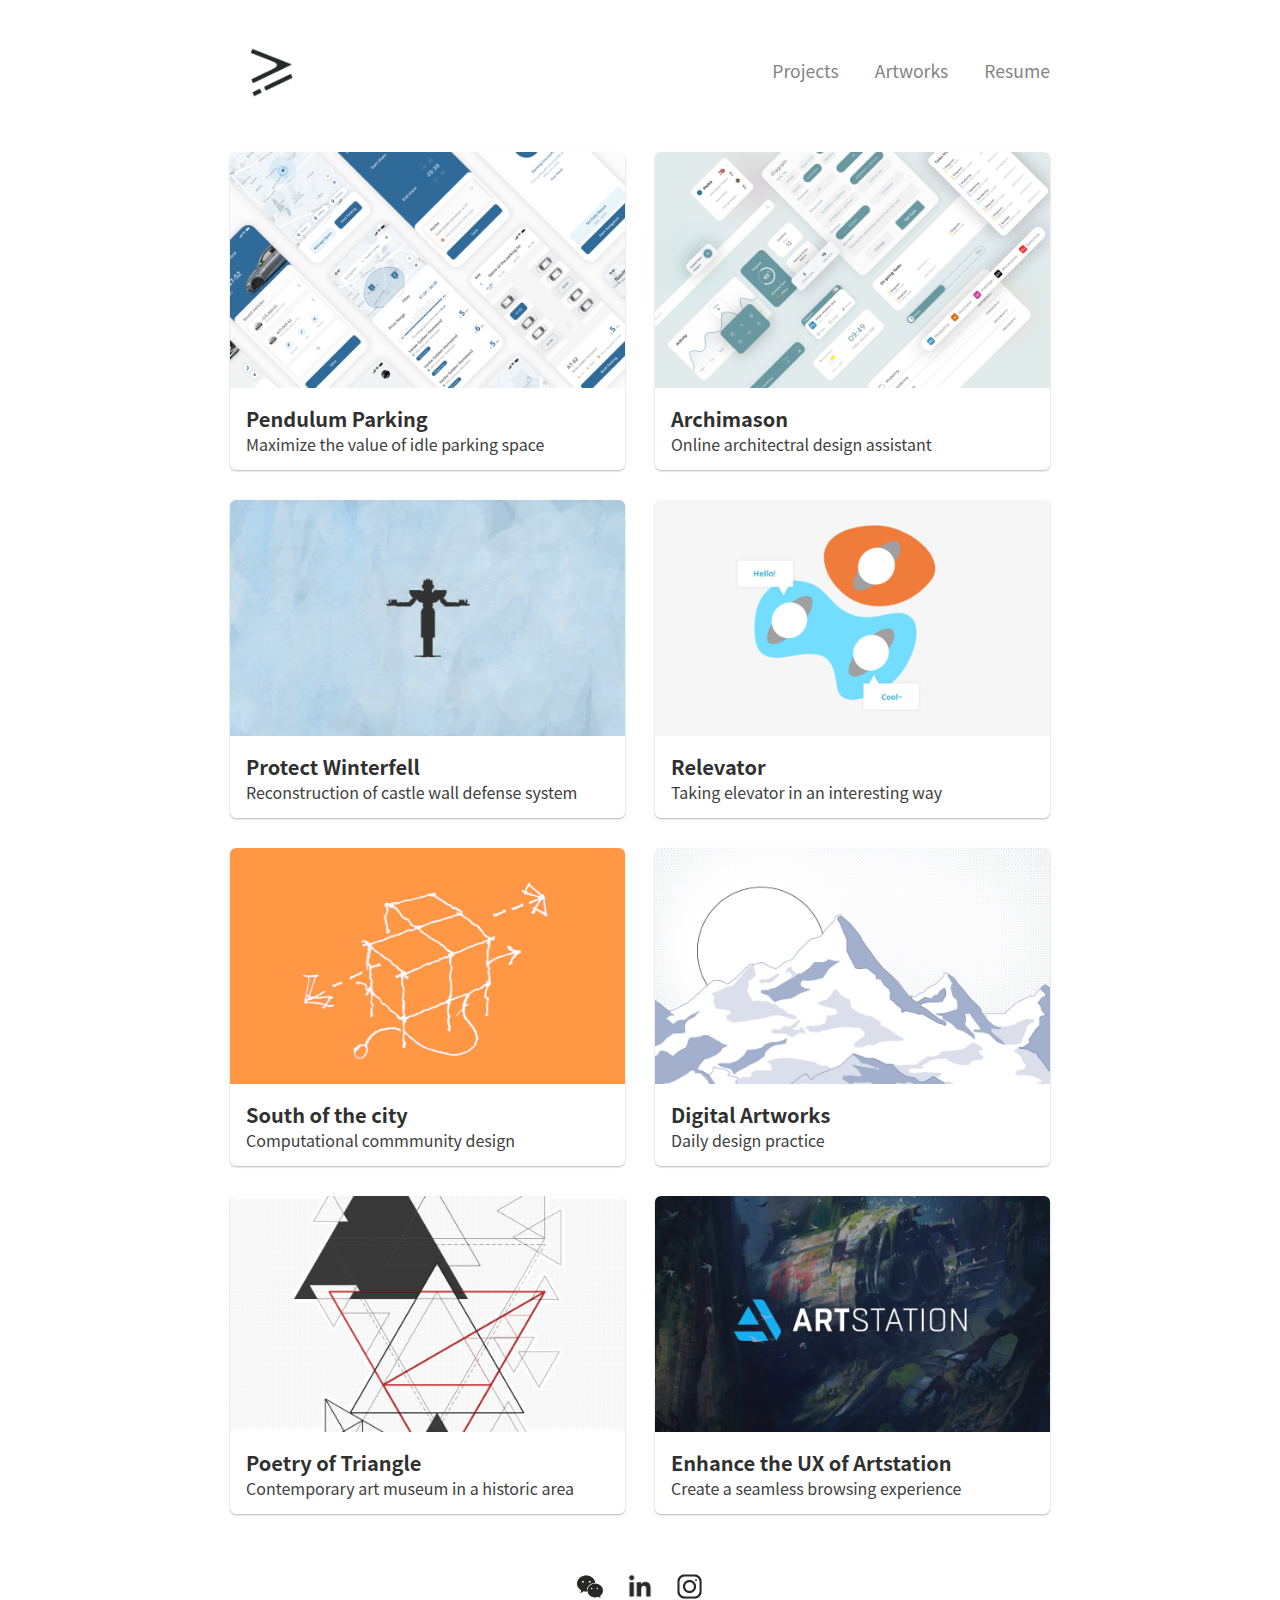
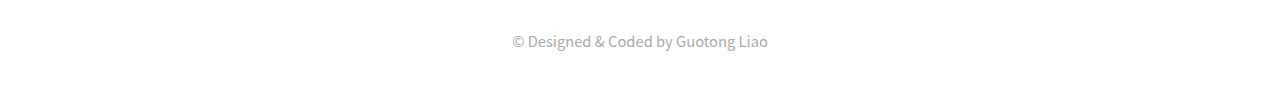
<file: Posts/Projects.html>
<!DOCTYPE html>
<html lang="en">

  <head>
   <meta charset="UTF-8">
   <meta name="viewport" content="width=device-width, initial-scale=1.0">

   <title>
    
      Selected Project &middot; Guotong Liao
    
   </title>

   <!-- CSS -->
   <link rel="stylesheet" href="../css/projects.css">
   <!--<link href="https://fonts.googleapis.com/css?family=Rubik" rel="stylesheet">-->

   <!-- Favicon -->
   <link rel="icon" type="image/png" href="https://glintonliao.github.io/img/Projects/DYDY.png">

   <!-- Global site tag (gtag.js) - Google Analytics -->
   <script async src="https://www.googletagmanager.com/gtag/js?id=UA-171607494-1"></script>
   <script>
     window.dataLayer = window.dataLayer || [];
     function gtag(){dataLayer.push(arguments);}
     gtag('js', new Date());

     gtag('config', 'UA-171607494-1');
   </script>


   <!-- Note -->
   <!-- This project is designed by Guotong Liao, Copyright Reserved © 2020-->


  </head>


  <body>
    <nav class="nav">
      <div class="nav-container">
        <a href="https://glintonliao.github.io/index.html" title="Back to the intro page">
          <img class="nav-title" src="https://glintonliao.github.io/img/Projects/DYDY.png"/>
        </a>
        <ul>
          <li><a href=#>Projects</a></li>
          <li><a href="https://glintonliao.github.io/Posts/Artworks.html">Artworks</a></li>
          <li><a href="https://glintonliao.github.io/Resume - LIAO.pdf" target="_blank">Resume</a></li>  
        </ul>
      </div>
    </nav>

    
    <main>
        <div class="container">
            <div class="layout-grid">
                <a href="https://glintonliao.github.io/Posts/Pendulum Parking.html" class="card">
                 <img src="https://glintonliao.github.io/img/Projects/Cover.png"  class="img" alt="">
                 <div class="description">
                     <h3>Pendulum Parking</h3>
                     <p>Maximize the value of idle parking space</p>
                 </div>
                </a>

                <a href="https://glintonliao.github.io/Posts/Archimason.html" class="card">
                    <img src="/img/Projects/Cover-Archimason.jpg" class="img" alt="">
                    <div class="description">
                        <h3>Archimason</h3>
                        <p>Online architectral design assistant</p>
                    </div>
                </a>

                <a href="/Posts/Protect Winterfell.html" class="card">
                    <img src="/img/Projects/Cover-Protect Winterfell.jpg"  class="img" alt="">
                    <div class="description">
                        <h3>Protect Winterfell</h3>
                        <p>Reconstruction of castle wall defense system</p>
                    </div>
                </a>

                <a href="/Posts/Relevator.html" class="card">
                    <img src="/img/Projects/Cover-Elevator.png"  class="img" alt="">
                    <div class="description">
                        <h3>Relevator</h3>
                        <p>Taking elevator in an interesting way </p>
                    </div>
                </a>

                <a href="/Posts/South of the city.html" class="card">
                    <img src="/img/Projects/Cover-Box.jpg"  class="img" alt="">
                    <div class="description">
                        <h3>South of the city</h3>
                        <p>Computational commmunity design</p>
                    </div>
                </a>

                <a href="/Posts/Artworks.html" class="card">
                    <img src="/img/Projects/Cover-Artworks.jpg"  class="img" alt="">
                    <div class="description">
                        <h3>Digital Artworks</h3>
                        <p>Daily design practice</p>
                    </div>
                </a>

                <a href="/Posts/Poetry of triangle.html" class="card">
                    <img src="/img/Projects/Cover-Poetry of Triangle.jpg " class="img" alt="">
                    <div class="description">
                        <h3>Poetry of Triangle</h3>
                        <p>Contemporary art museum in a historic area</p>
                    </div>
                </a>

                <a href="/Posts/Artstation.html" class="card">
                    <img src="/img/Projects/Cover-Artstation.jpg"  class="img" alt="">
                    <div class="description">
                        <h3>Enhance the UX of Artstation</h3>
                        <p>Create a seamless browsing experience</p>
                    </div>
                </a>

                

                
            </div>
        </div>
    
    </main>


    <footer>
      <div class="contact">
          <a href="/img/Projects/QR Code.jpg"  target="_blank" class="wechat-button" ></a>
          <a href="https://www.linkedin.com/in/glintonliao"  target="_blank" class="linkedin-button" ></a>
          <a href="https://www.instagram.com/glinton_liao" target="_blank" class="ig-button" ></a>
      </div>

      

      <span>
        © Designed & Coded by Guotong Liao
      </span>
    </footer>
   </body>
</html>
</file>
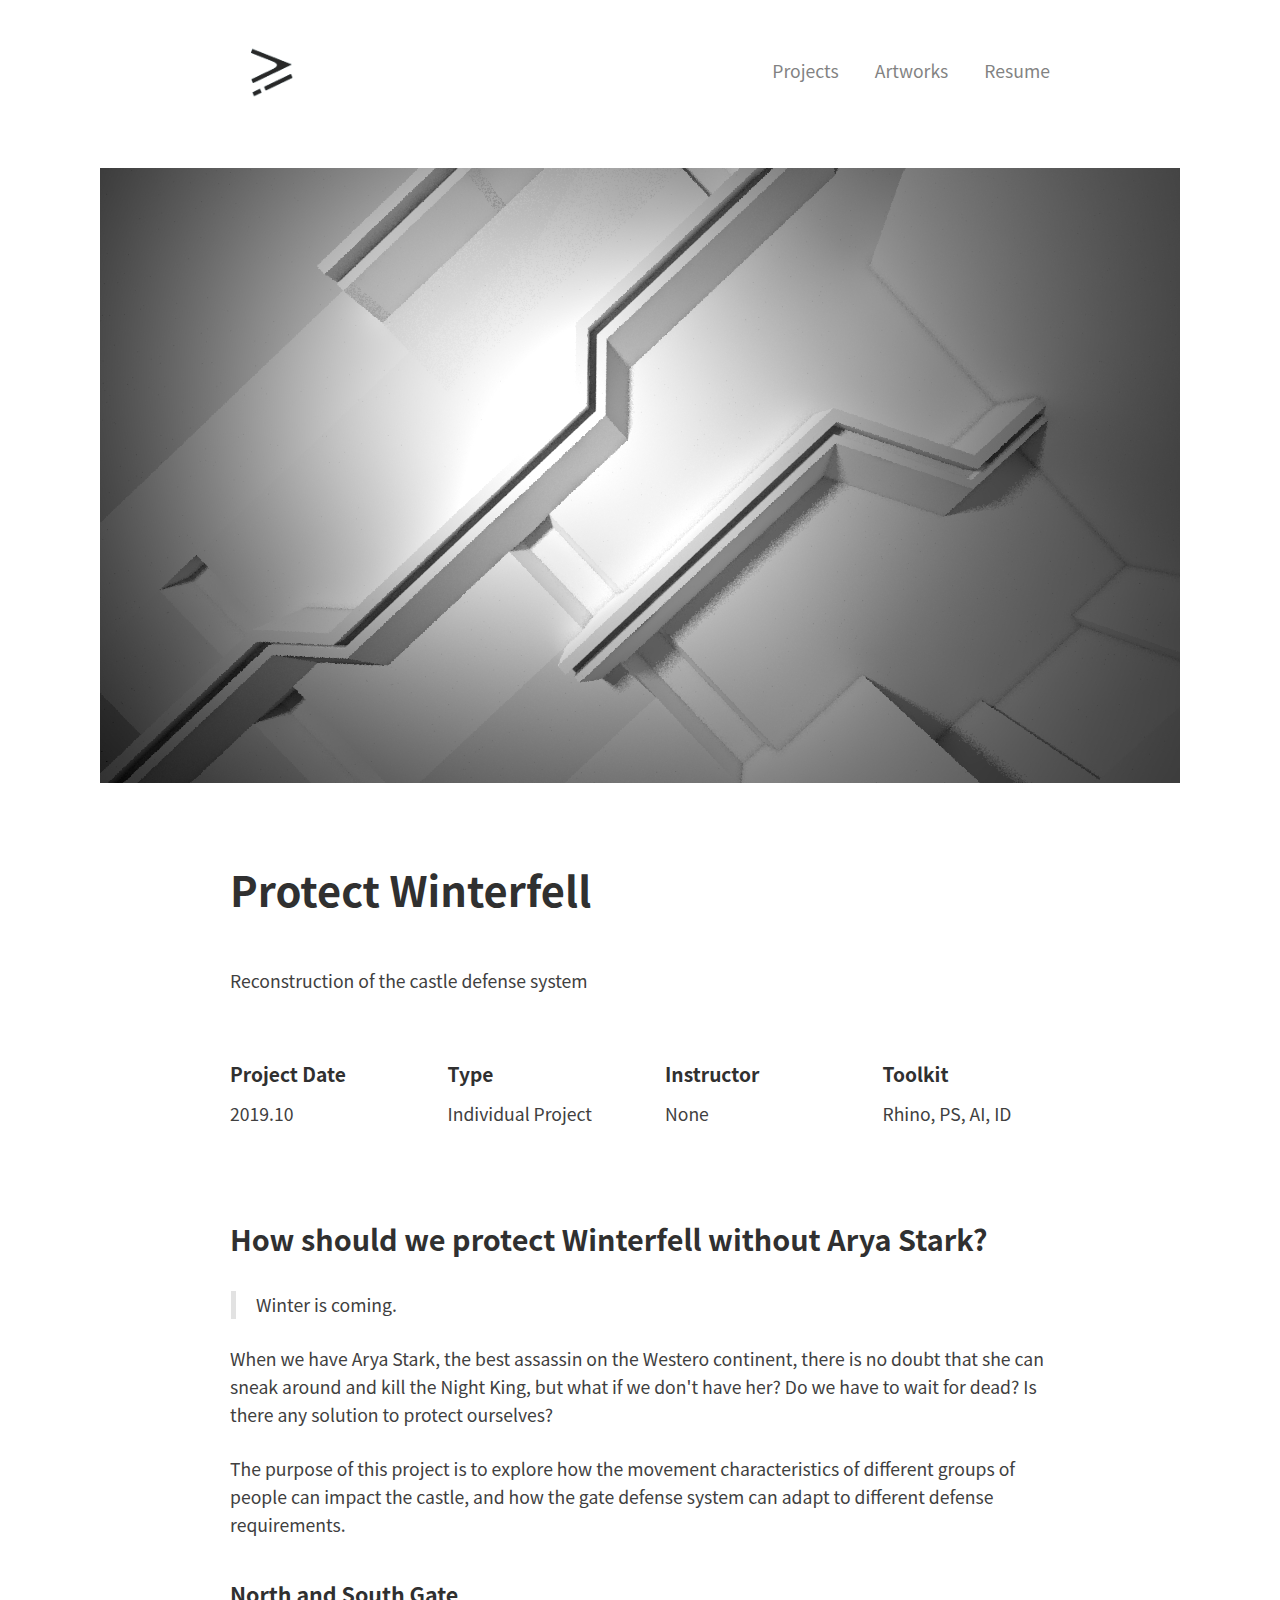
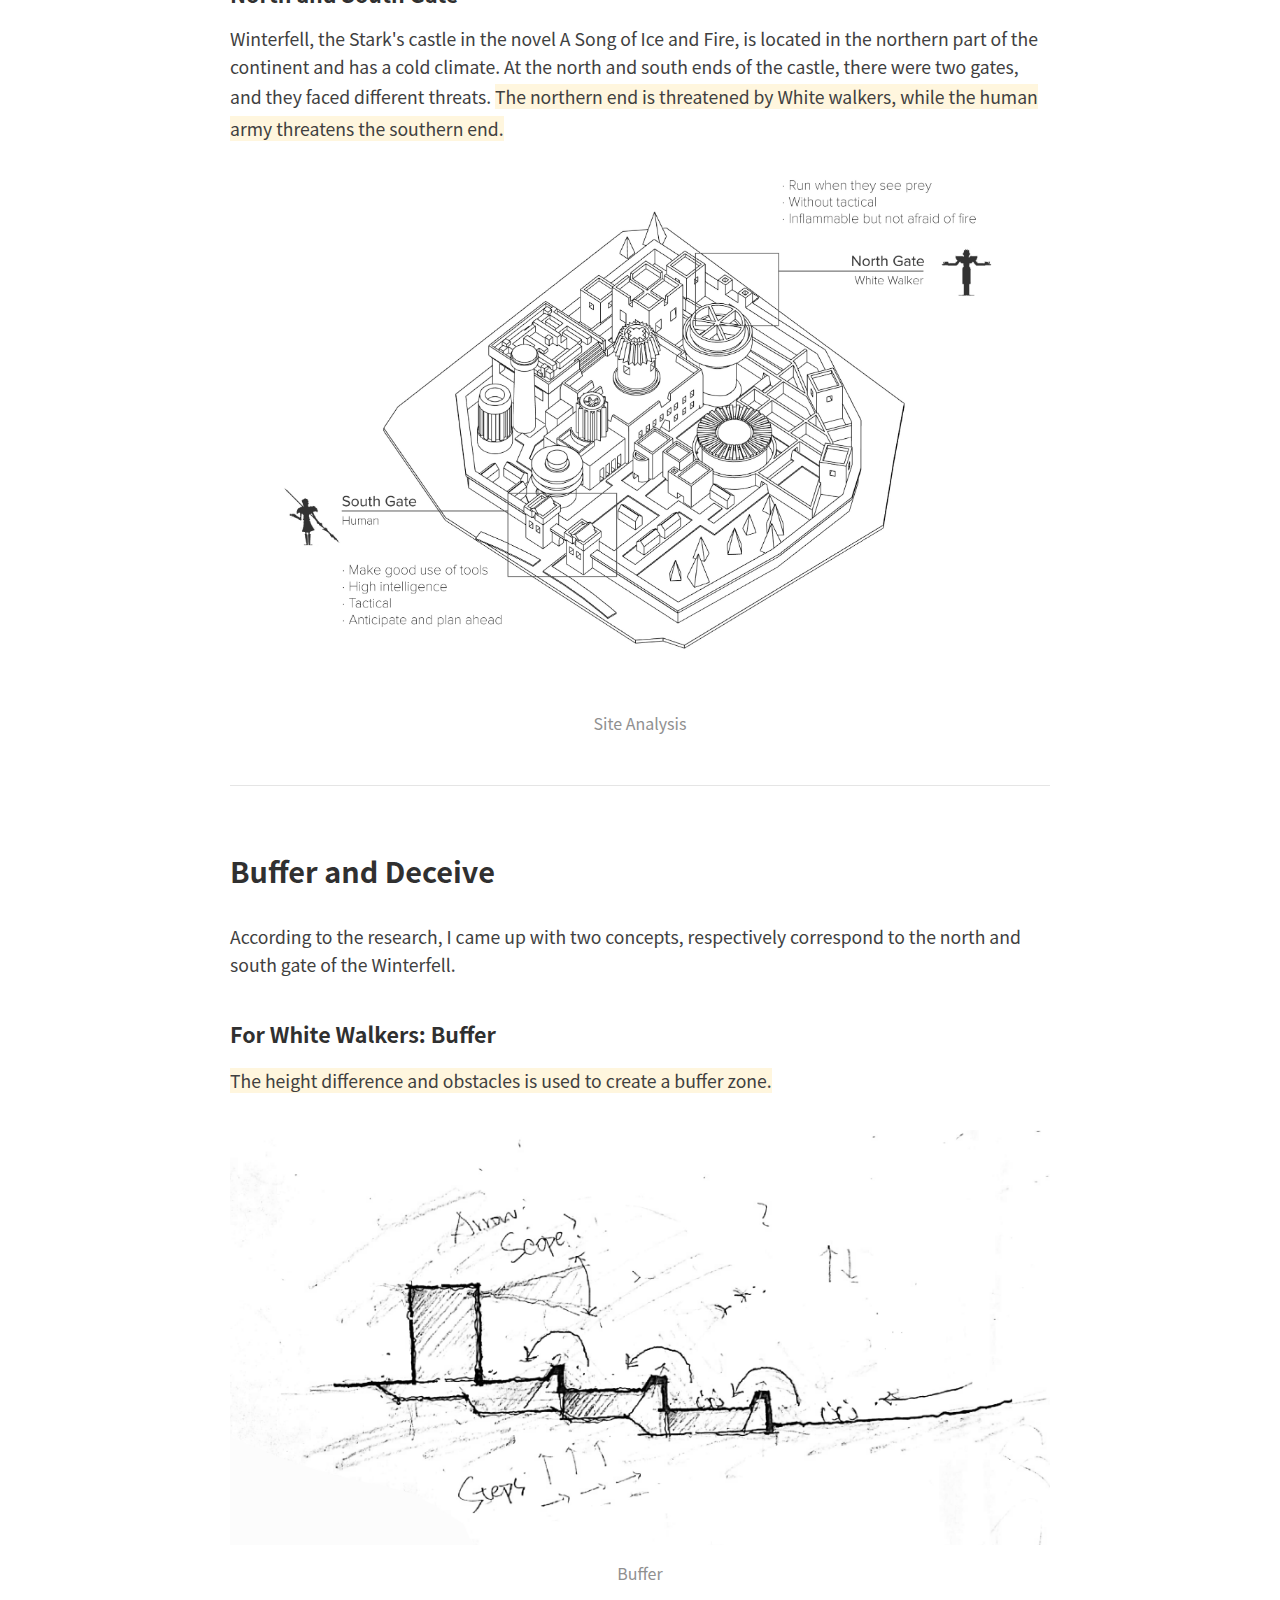
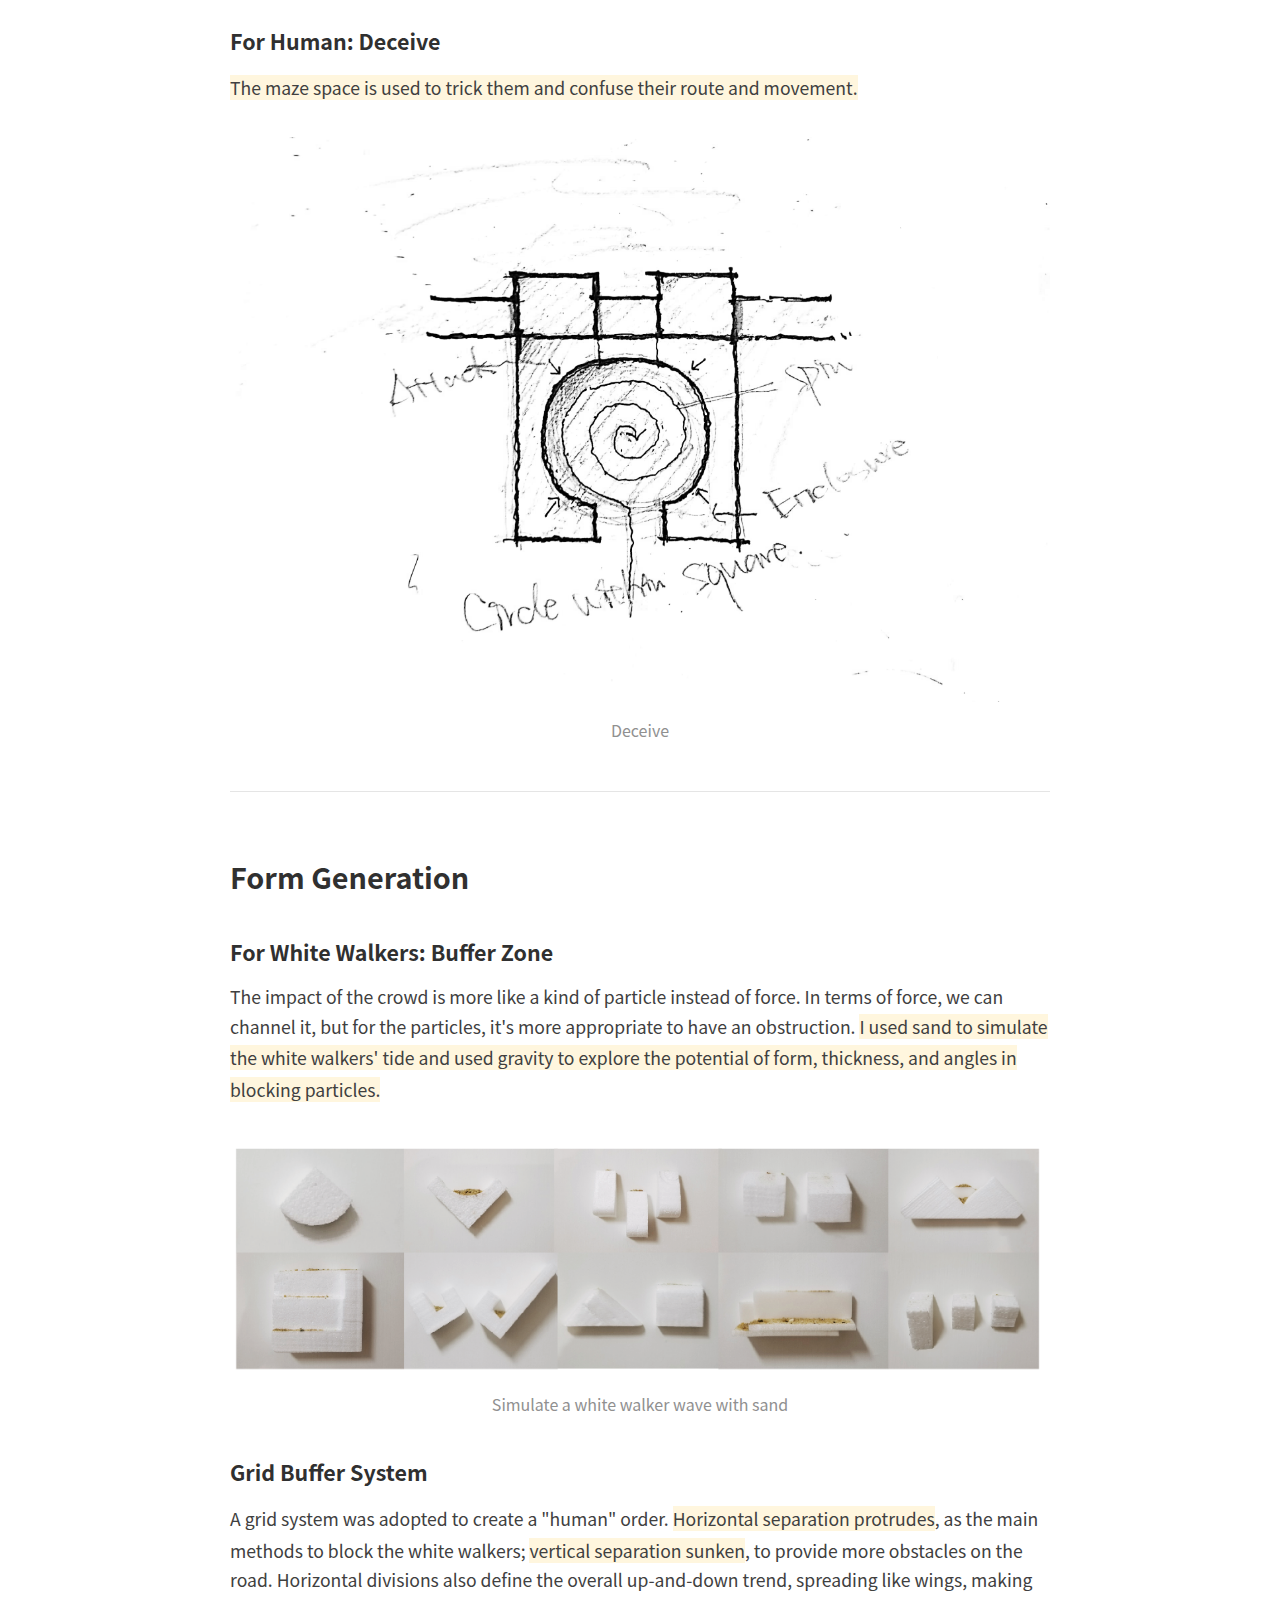
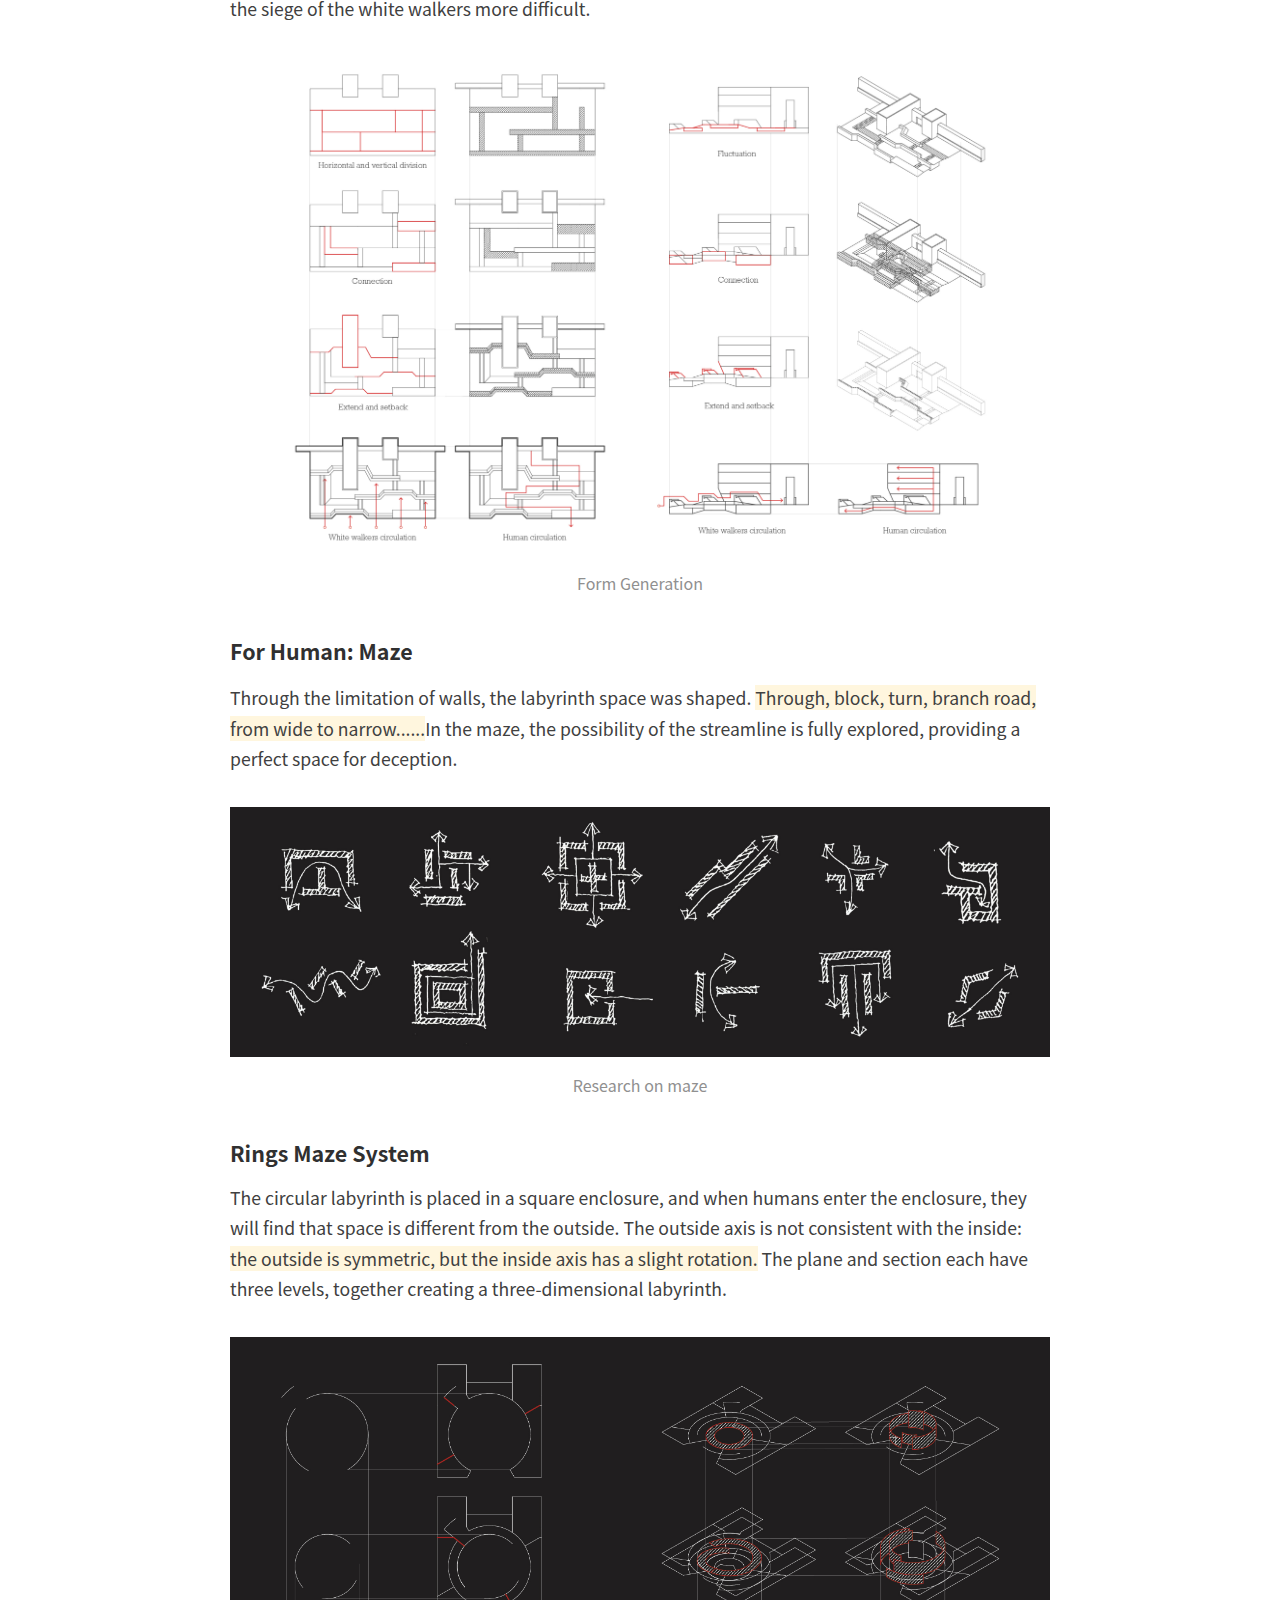
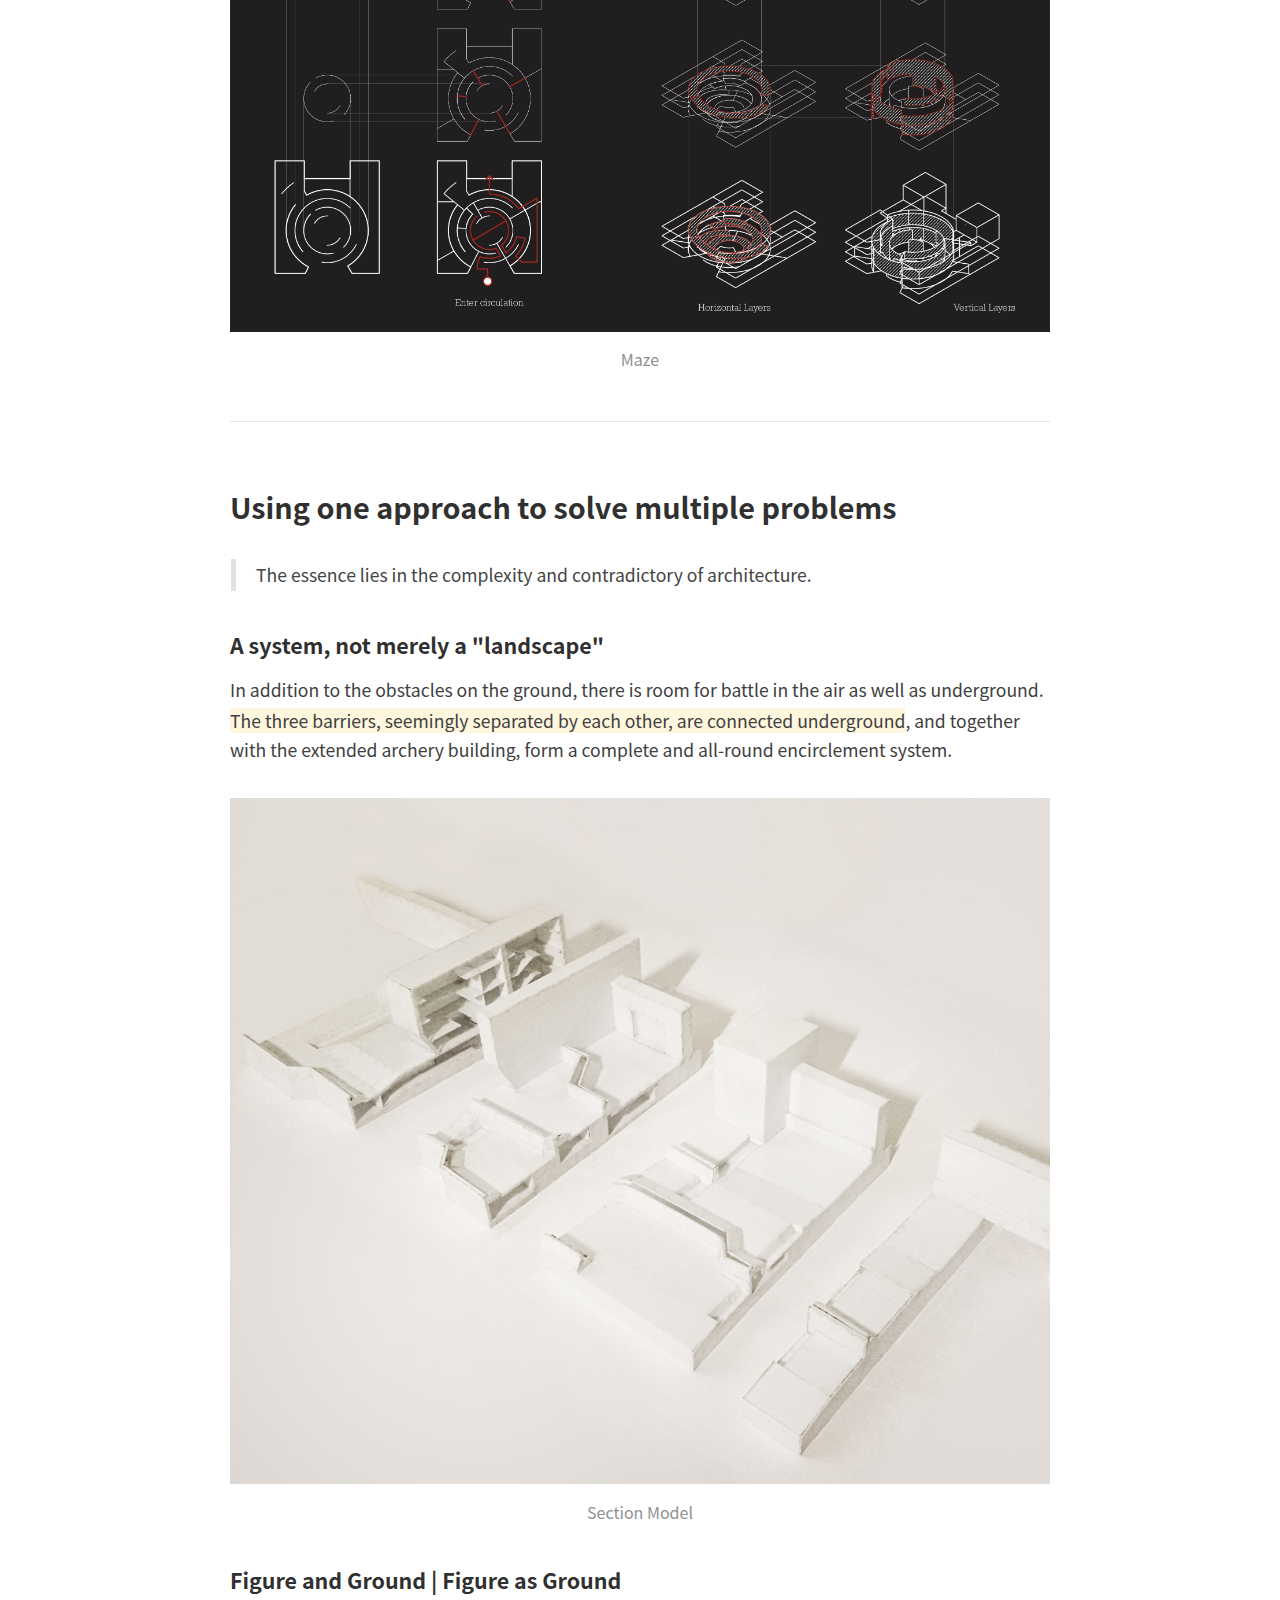
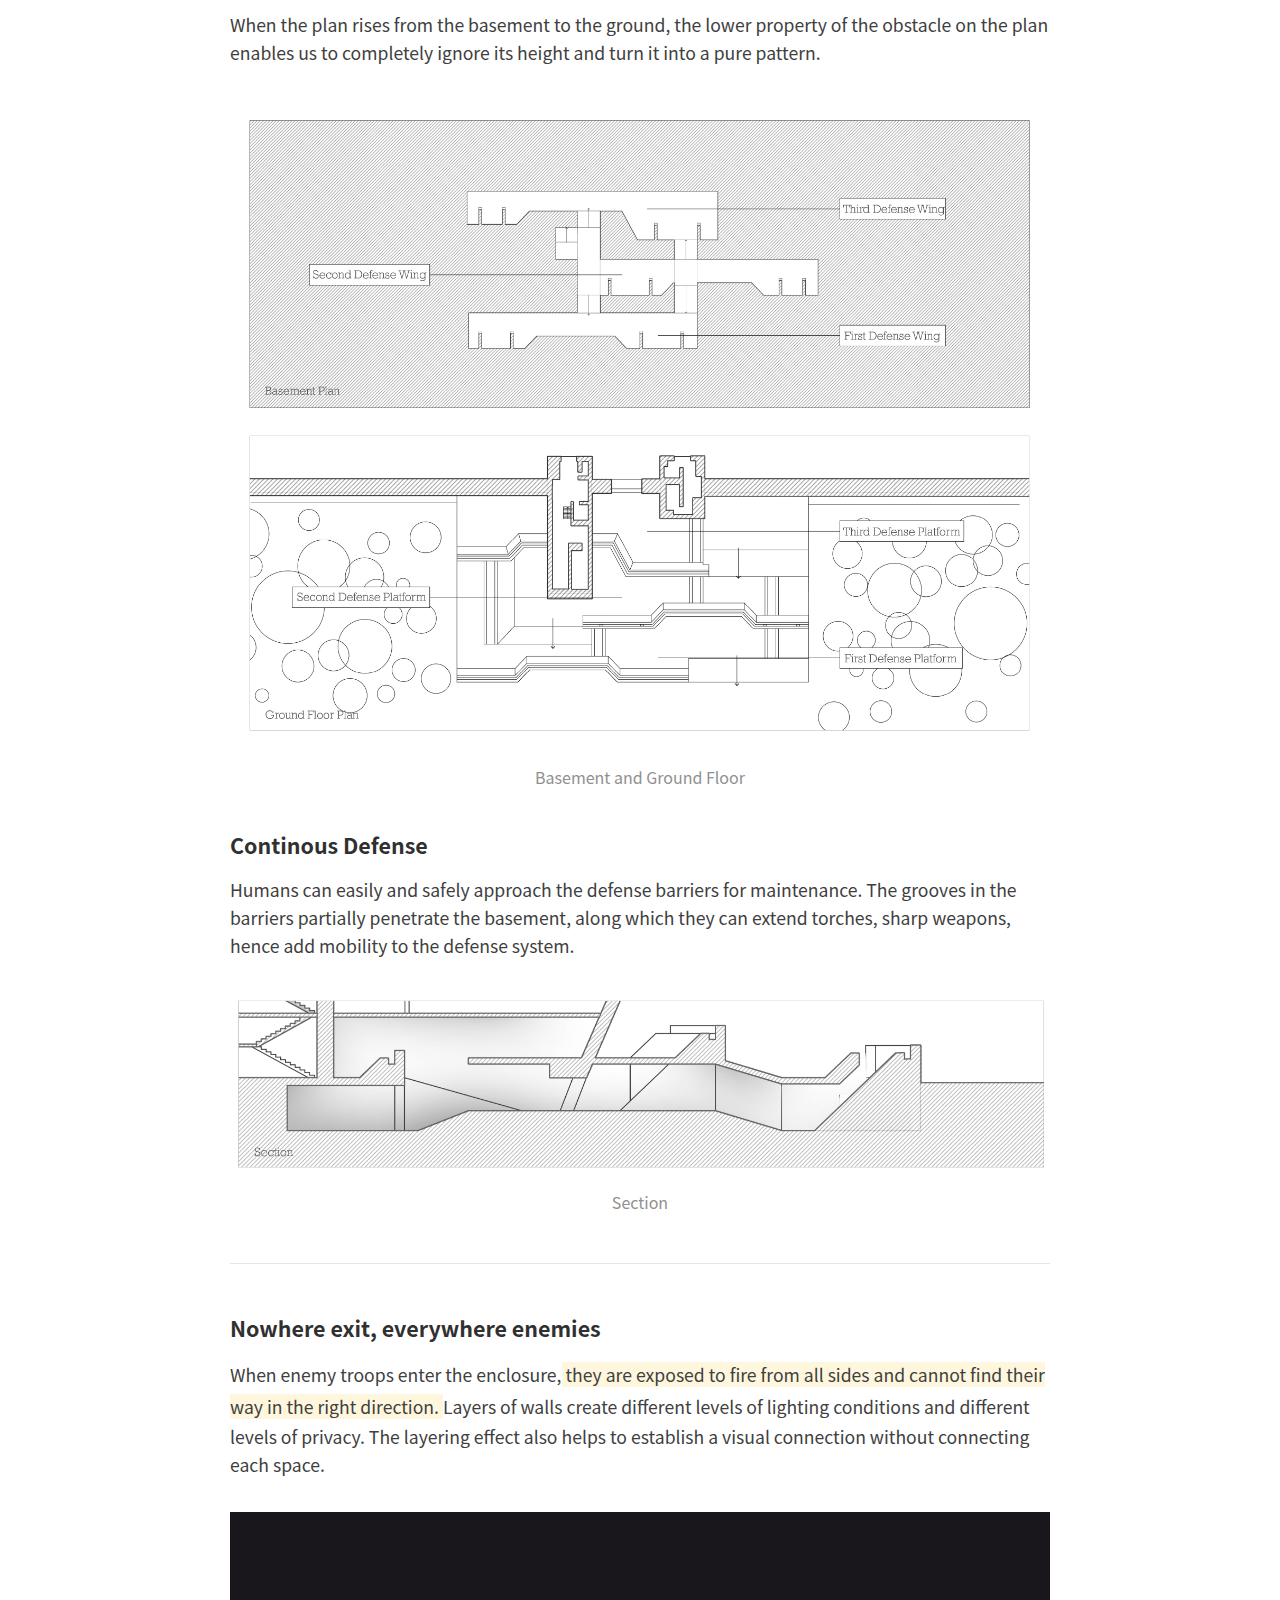
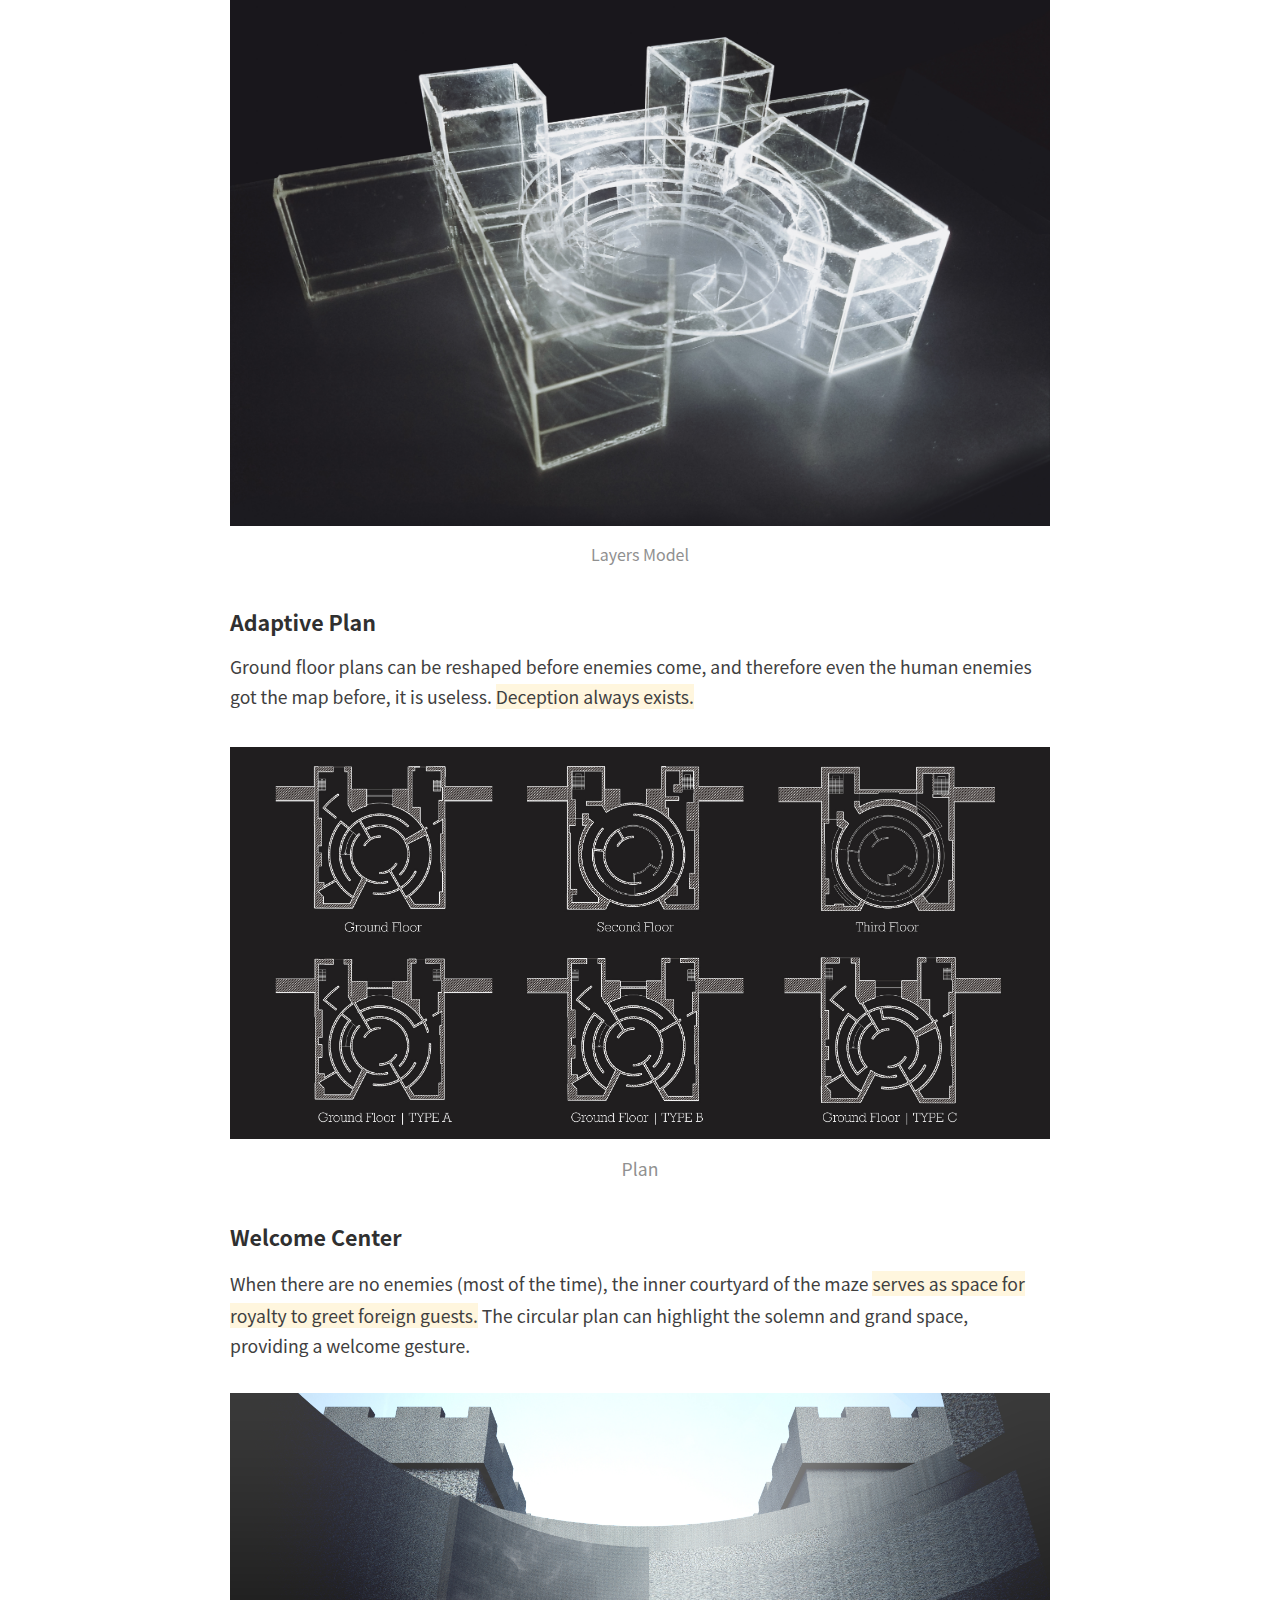
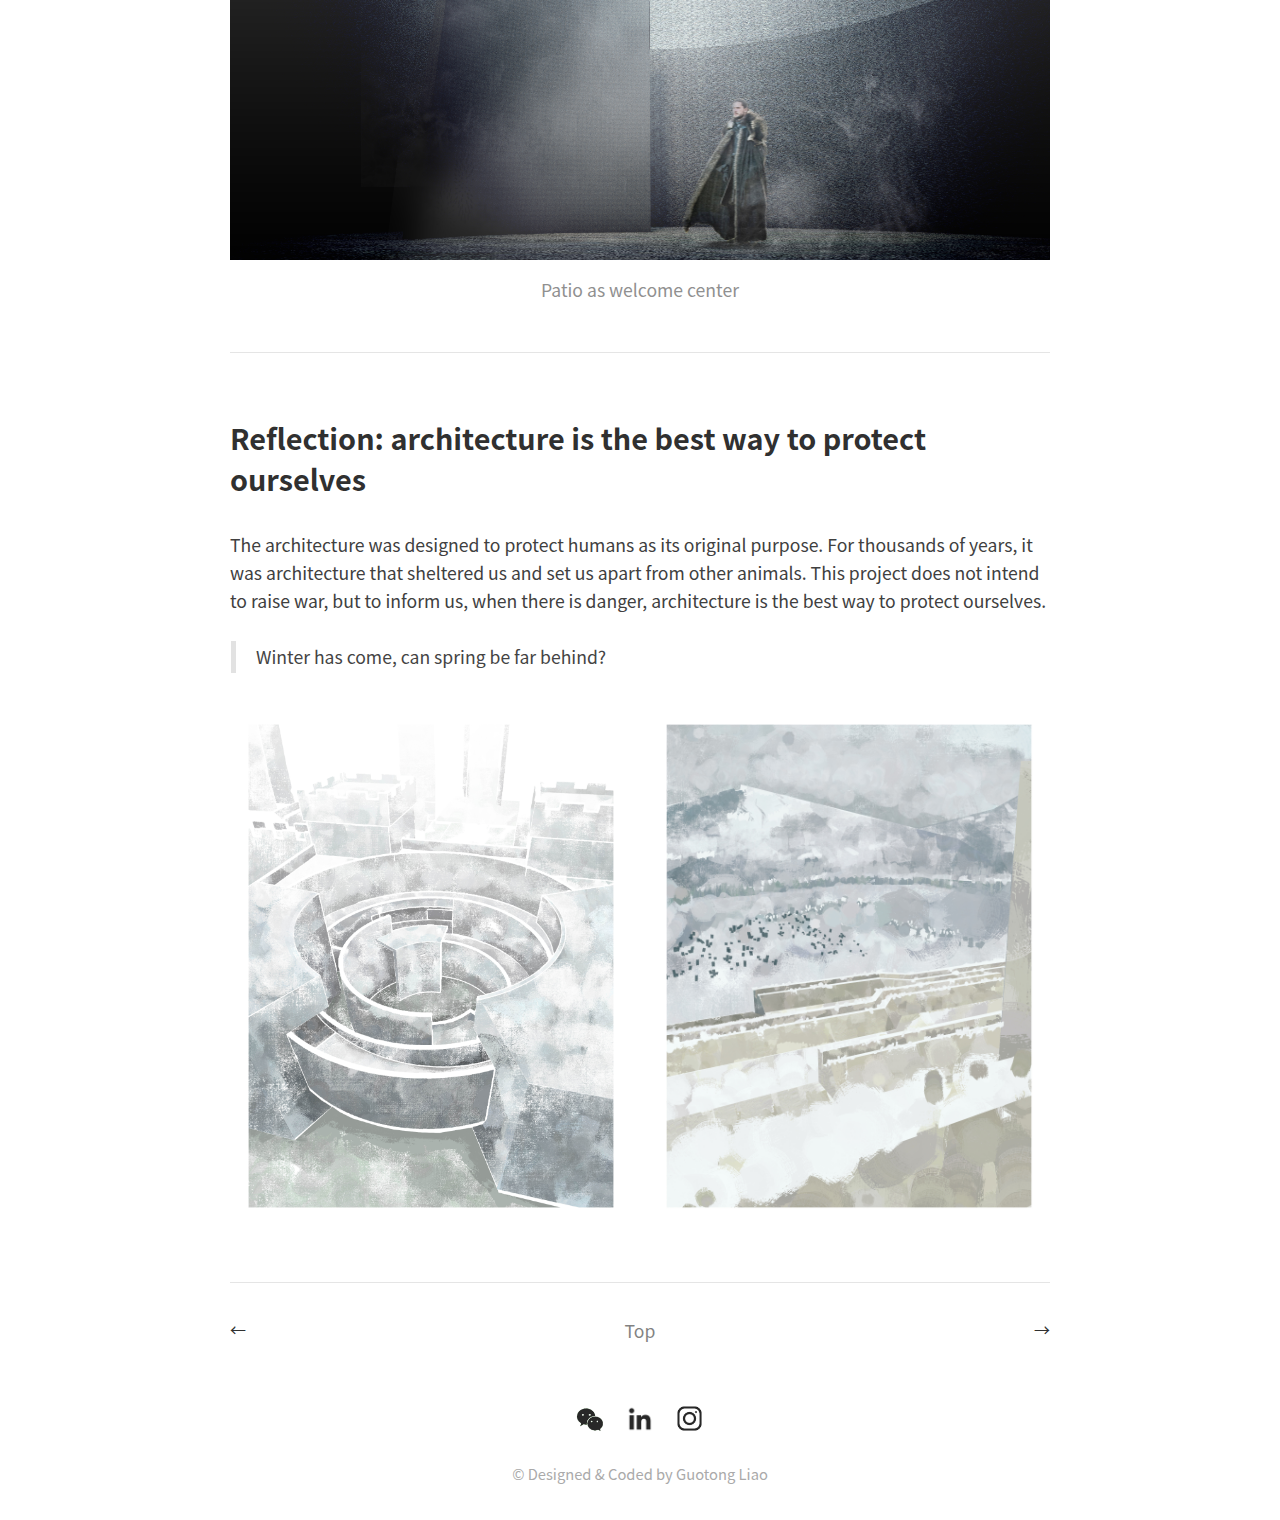
<file: Posts/Protect Winterfell.html>
<!DOCTYPE html>
<html lang="en">

  <head>
   <meta charset="UTF-8">
   <meta name="viewport" content="width=device-width, initial-scale=1.0">

   <title>
    
      Protect Winterfell &middot; Guotong Liao
    
   </title>

   <!-- CSS -->
   <link rel="stylesheet" href="https://glintonliao.github.io/css/posts.css">
   <!--<link href="https://fonts.googleapis.com/css?family=Rubik" rel="stylesheet">-->

   <!-- Favicon -->
   <link rel="icon" type="image/png" href="/img/Projects/DYDY.png">

   <!-- Global site tag (gtag.js) - Google Analytics -->
   <script async src="https://www.googletagmanager.com/gtag/js?id=UA-171607494-1"></script>
   <script>
     window.dataLayer = window.dataLayer || [];
     function gtag(){dataLayer.push(arguments);}
     gtag('js', new Date());

     gtag('config', 'UA-171607494-1');
   </script>

   <!-- Note -->
   <!-- This project is designed by Guotong Liao, Copyright Reserved © 2020-->


  </head>


  <body>
    <nav class="nav">
      <div class="nav-container">
        <a class = "icon" href="/index.html" title="Back to the intro page">
          <img class="nav-title" src="/img/Projects/DYDY.png"/>
        </a>
        <ul>
          <li><a href="/Posts/Projects.html">Projects</a></li>
          <li><a href="/Posts/Artworks.html">Artworks</a></li>
          <li><a href="/Resume - LIAO.pdf" target="_blank">Resume</a></li>  
        </ul>
      </div>
    </nav>

      <p class="cover">
      <img src="/img/Protect Winterfell/Cover.jpg" alt="image" >
      </p>
    
   <main>
    <div class="post">

    <div class="post-main">
     <h1 class="post-title">Protect Winterfell</h1>
     <p>Reconstruction of the castle defense system</p>

     <div class="grid-intro">
       <div class="Date">
         <h4>Project Date</h4>
         <p>2019.10</p>
       </div>

       <div class="Type">
         <h4>Type</h4>
         <p>Individual Project</p>
       </div>

       <div class="Instructor">
         <h4>Instructor</h4>
         <p>None</p>
       </div>

       <div class="Tool">
         <h4> Toolkit</h4>
         <p>Rhino, PS, AI, ID</p>
       </div>

      </div>

    <h2>How should we protect Winterfell without Arya Stark?</h2>

    <blockquote>
      <p>Winter is coming.</p>
    </blockquote>
    
    <p>When we have Arya Stark, the best assassin on the Westero continent, there is no doubt that she can sneak around and kill the Night King, but what if we don't have her? Do we have to wait for dead? Is there any solution to protect ourselves?</p>


    <p>The purpose of this project is to explore how the movement characteristics of different groups of people can impact the castle, and how the gate defense system can adapt to different defense requirements.</p>

    <h3>North and South Gate</h3>

    <p>Winterfell, the Stark's castle in the novel A Song of Ice and Fire, is located in the northern part of the continent and has a cold climate. At the north and south ends of the castle, there were two gates, and they faced different threats. <strong> The northern end is threatened by White walkers, while the human army threatens the southern end.</strong></p>



    <p><img src="/img/Protect Winterfell/Site Analysis.jpg" alt="image" ></p>
    <div class="caption">
     <p class="caption" style="font-size: 1rem;">Site Analysis</p>
    </div>

    <div class="divider"></div>
   
    <h2>Buffer and Deceive</h2>

    <p>According to the research, I came up with two concepts, respectively correspond to the north and south gate of the Winterfell.</p>

    <h3>For White Walkers: Buffer</h3>

    <p><strong>The height difference and obstacles is used to create a buffer zone.</strong></p>

    <img src="/img/Protect Winterfell/Sketch02.png" alt="image">

    <div class="caption">
      <p class="caption" style="font-size: 1rem;">Buffer</p>
    </div>

    <h3>For Human: Deceive</h3>

    <p><strong>The maze space is used to trick them and confuse their route and movement.</strong></p>

    <img src="/img/Protect Winterfell/Sketch01.png" alt="image">

    <div class="caption">
      <p class="caption" style="font-size: 1rem;">Deceive</p>
    </div>

    <div class="divider"></div>

    <h2>Form Generation</h2>

    <h3>For White Walkers: Buffer Zone</h3>

    <p>The impact of the crowd is more like a kind of particle instead of force. In terms of force, we can channel it, but for the particles, it's more appropriate to have an obstruction. <strong>I used sand to simulate the white walkers' tide and used gravity to explore the potential of form, thickness, and angles in blocking particles.</strong></p>

    <img src="/img/Protect Winterfell/Buffer-Research.png" alt="image">

    <div class="caption">
      <p class="caption" style="font-size: 1rem;">Simulate a white walker wave with sand</p>
    </div>

    <h3>Grid Buffer System</h3>

    <p>A grid system was adopted to create a "human" order. <strong>Horizontal separation protrudes</strong>, as the main methods to block the white walkers; <strong>vertical separation sunken</strong>, to provide more obstacles on the road. Horizontal divisions also define the overall up-and-down trend, spreading like wings, making the siege of the white walkers more difficult.</p>

    <img src="/img/Protect Winterfell/Buffer-Space.jpg" alt="image" data-action="zoom">
    <div class="caption">
      <p class="caption" style="font-size: 1rem;">Form Generation</p>
    </div>

    <h3>For Human: Maze</h3>

    <p>Through the limitation of walls, the labyrinth space was shaped. <strong>Through, block, turn, branch road, from wide to narrow......</strong>In the maze, the possibility of the streamline is fully explored, providing a perfect space for deception.</p>

    <img src="/img/Protect Winterfell/Deceive-Research.jpg" alt="image">
    <div class="caption">
      <p class="caption" style="font-size: 1rem;">Research on maze</p>
    </div>

    <h3>Rings Maze System</h3>

    <p>The circular labyrinth is placed in a square enclosure, and when humans enter the enclosure, they will find that space is different from the outside. The outside axis is not consistent with the inside:<strong> the outside is symmetric, but the inside axis has a slight rotation.</strong> The plane and section each have three levels, together creating a three-dimensional labyrinth.</p>

    <img src="/img/Protect Winterfell/Deceive-Space.jpg" alt="image">
    <div class="caption">
      <p class="caption" style="font-size: 1rem;">Maze</p>
    </div>

    <div class="divider"></div>

    <h2>Using one approach to solve multiple problems</h2>

    <blockquote>The essence lies in the complexity and contradictory of architecture.</blockquote>

    <h3>A system, not merely a "landscape"</h3>

    <p>In addition to the obstacles on the ground, there is room for battle in the air as well as underground. <strong>The three barriers, seemingly separated by each other, are connected underground</strong>, and together with the extended archery building, form a complete and all-round encirclement system.</p>

    <img src="/img/Protect Winterfell/Buffer-Physical Model.jpg" alt="image">
    <div class="caption">
      <p class="caption" style="font-size: 1rem;">Section Model</p>
    </div>

    <h3>Figure and Ground | Figure as Ground</h3>

    <p>When the plan rises from the basement to the ground, the lower property of the obstacle on the plan enables us to completely ignore its height and turn it into a pure pattern.</p>

    <img src="/img/Protect Winterfell/Buffer-Plan.jpg" alt="image">
    <div class="caption">
      <p class="caption" style="font-size: 1rem;">Basement and Ground Floor</p>
    </div>

    <h3>Continous Defense</h3>

    <p>Humans can easily and safely approach the defense barriers for maintenance. The grooves in the barriers partially penetrate the basement, along which they can extend torches, sharp weapons, hence add mobility to the defense system.</p>

    <img src="/img/Protect Winterfell/Section.jpg" alt="image">
    <div class="caption">
      <p class="caption" style="font-size: 1rem;">Section</p>
    </div>

    <div class="divider"></div>

    <h3>Nowhere exit, everywhere enemies</h3>

    <p>When enemy troops enter the enclosure,<strong> they are exposed to fire from all sides and cannot find their way in the right direction. </strong>Layers of walls create different levels of lighting conditions and different levels of privacy. The layering effect also helps to establish a visual connection without connecting each space.</p>

    <img src="/img/Protect Winterfell/Deceive-Physical Model.jpg" alt="image">

    <div class="caption">
      <p class="caption" style="font-size: 1rem;">Layers Model</p>
    </div>

    <h3>Adaptive Plan</h3>

    <p>Ground floor plans can be reshaped before enemies come, and therefore even the human enemies got the map before, it is useless. <strong>Deception always exists.</strong></p>

    <img src="/img/Protect Winterfell/Deceive-Plan.jpg" alt="image">

    <div class="caption">
      <p class="caption">Plan</p>
    </div>

    <h3>Welcome Center</h3>

    <p>When there are no enemies (most of the time), the inner courtyard of the maze <strong>serves as space for royalty to greet foreign guests.</strong> The circular plan can highlight the solemn and grand space, providing a welcome gesture.</p>

    <img src="/img/Protect Winterfell/Interior.jpg" alt="image">

    <div class="caption">
      <p class="caption">Patio as welcome center</p>
    </div>

    <div class="divider"></div>

    <h2>Reflection: architecture is the best way to protect ourselves</h2>

    <p>The architecture was designed to protect humans as its original purpose. For thousands of years, it was architecture that sheltered us and set us apart from other animals. This project does not intend to raise war, but to inform us, when there is danger, architecture is the best way to protect ourselves.</p>

    <blockquote>Winter has come, can spring be far behind?</blockquote>

    <div class="div-block-2imgs">
      <img src="/img/Protect Winterfell/Illustration-1.jpg" alt="image">
      <img src="/img/Protect Winterfell/Illustration-2.jpg" alt="image">
    </div>

   </div>


   </div>

    <div class="pagination">
    
     <a href="/Posts/Archimason.html" class="left arrow">←</a>
     <a href="/Posts/Relevator.html" class="right arrow">→</a>
    
     <a href="#" class="top">Top</a>
    </div>


     </div>
    </main>


    <footer>

      <div class="contact">
        <a href="/img/Projects/QR Code.jpg"  target="_blank" class="wechat-button" ></a>
        <a href="https://www.linkedin.com/in/glintonliao"  target="_blank" class="linkedin-button" ></a>
        <a href="https://www.instagram.com/glinton_liao" target="_blank" class="ig-button" ></a>
     </div>

      <span>
        © Designed & Coded by Guotong Liao
      </span>
    </footer>
   </body>
</html>
</file>
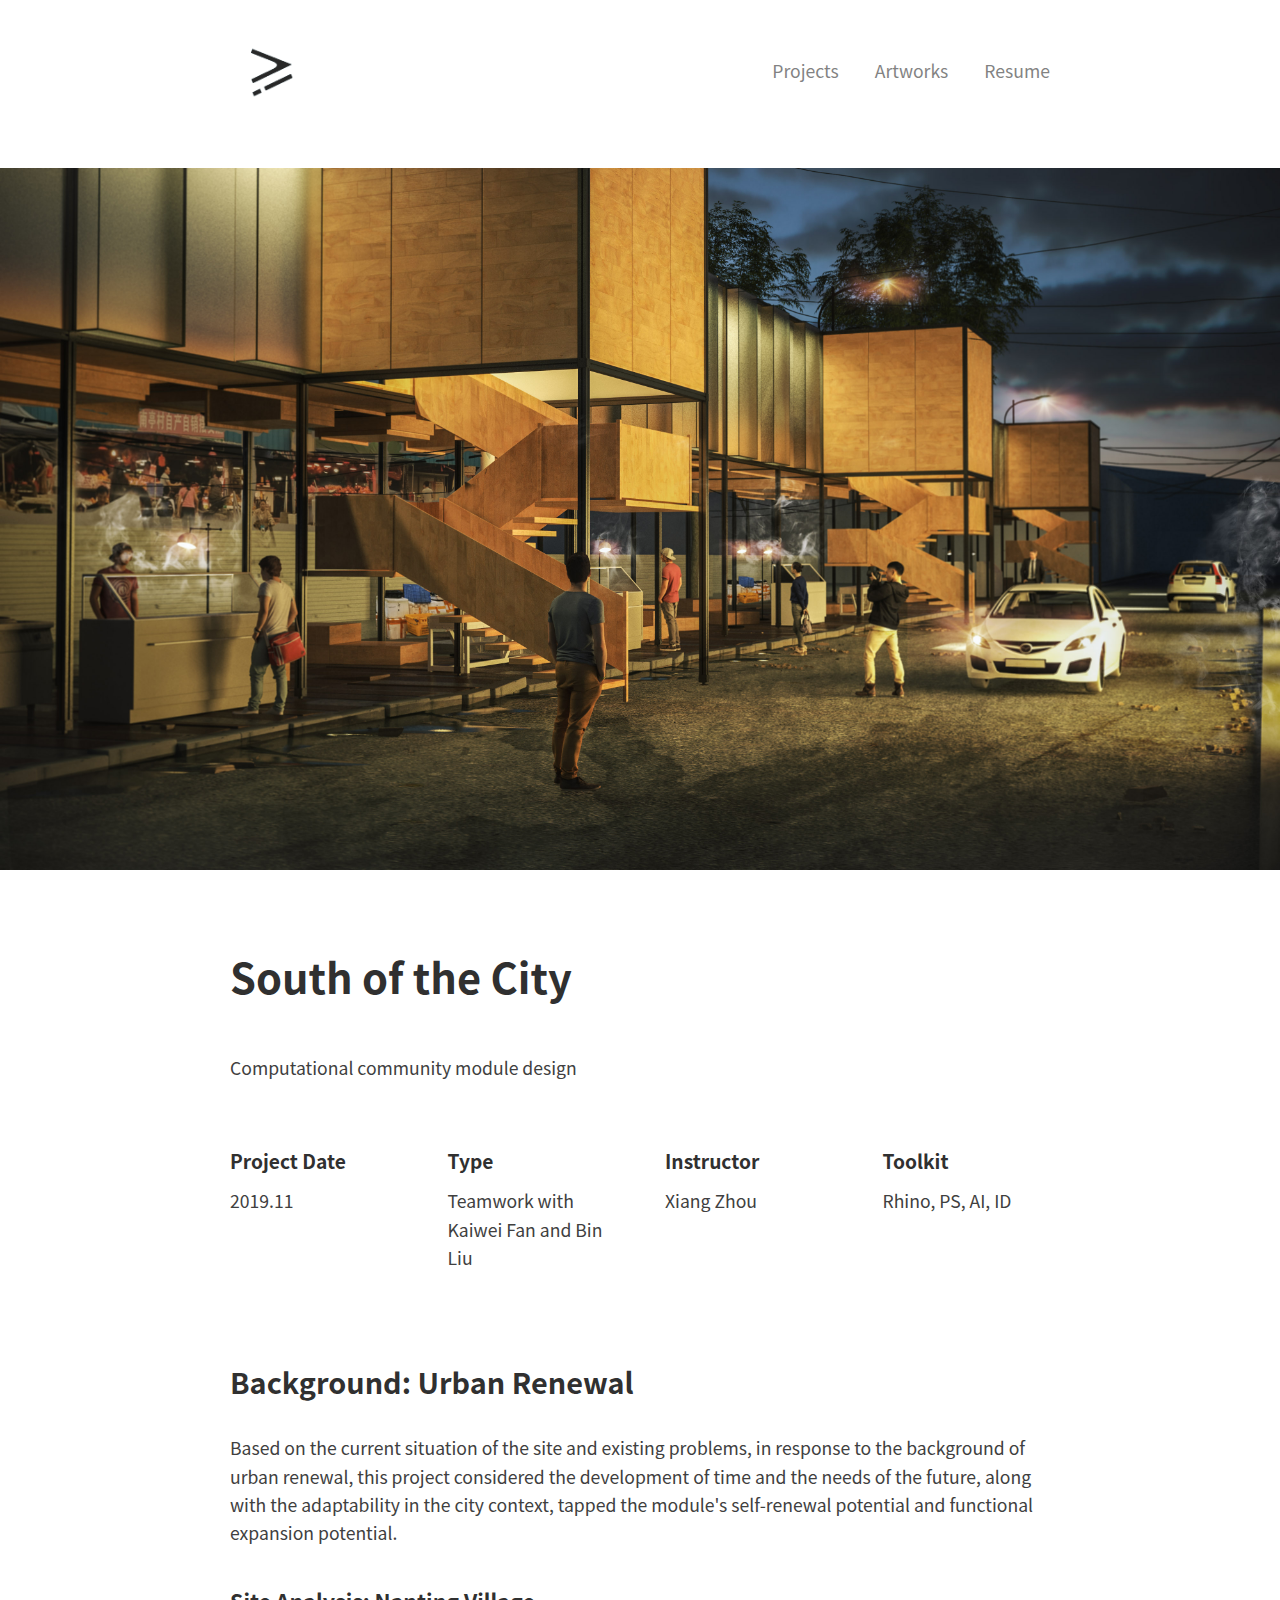
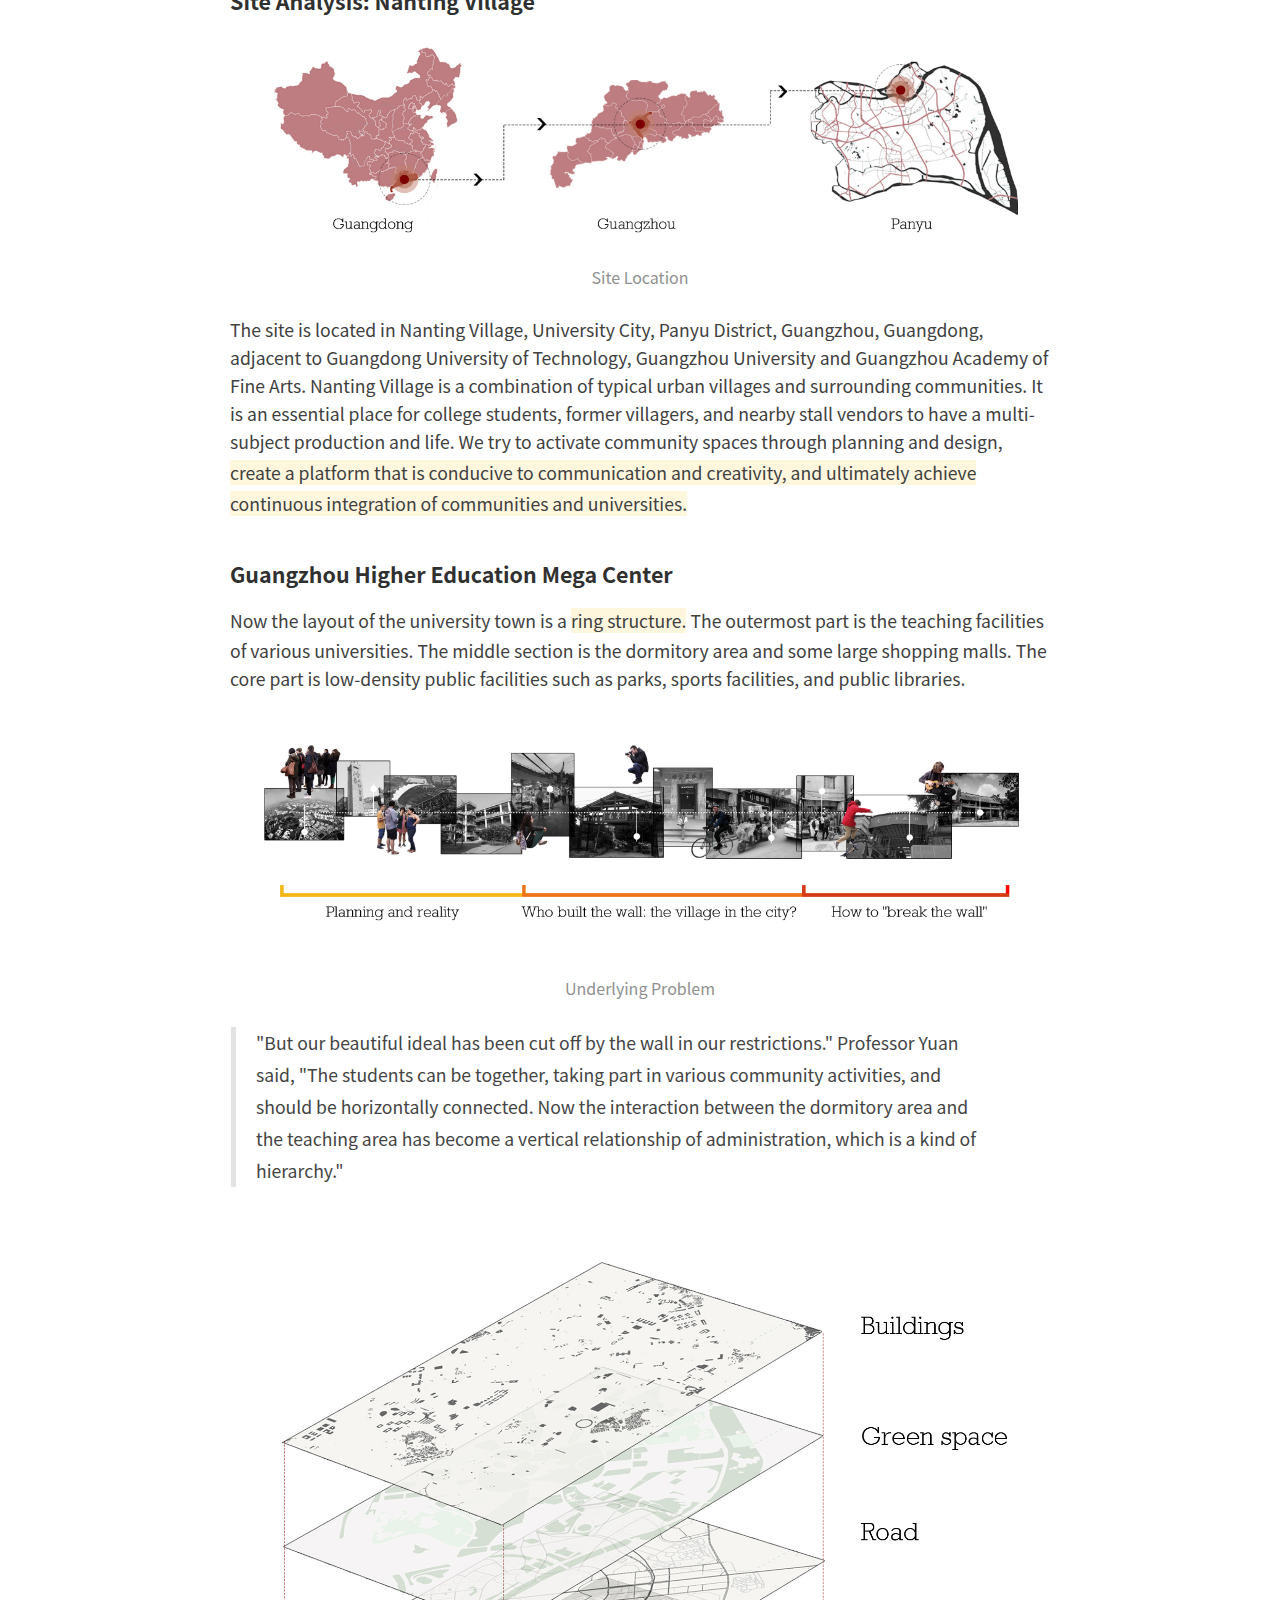
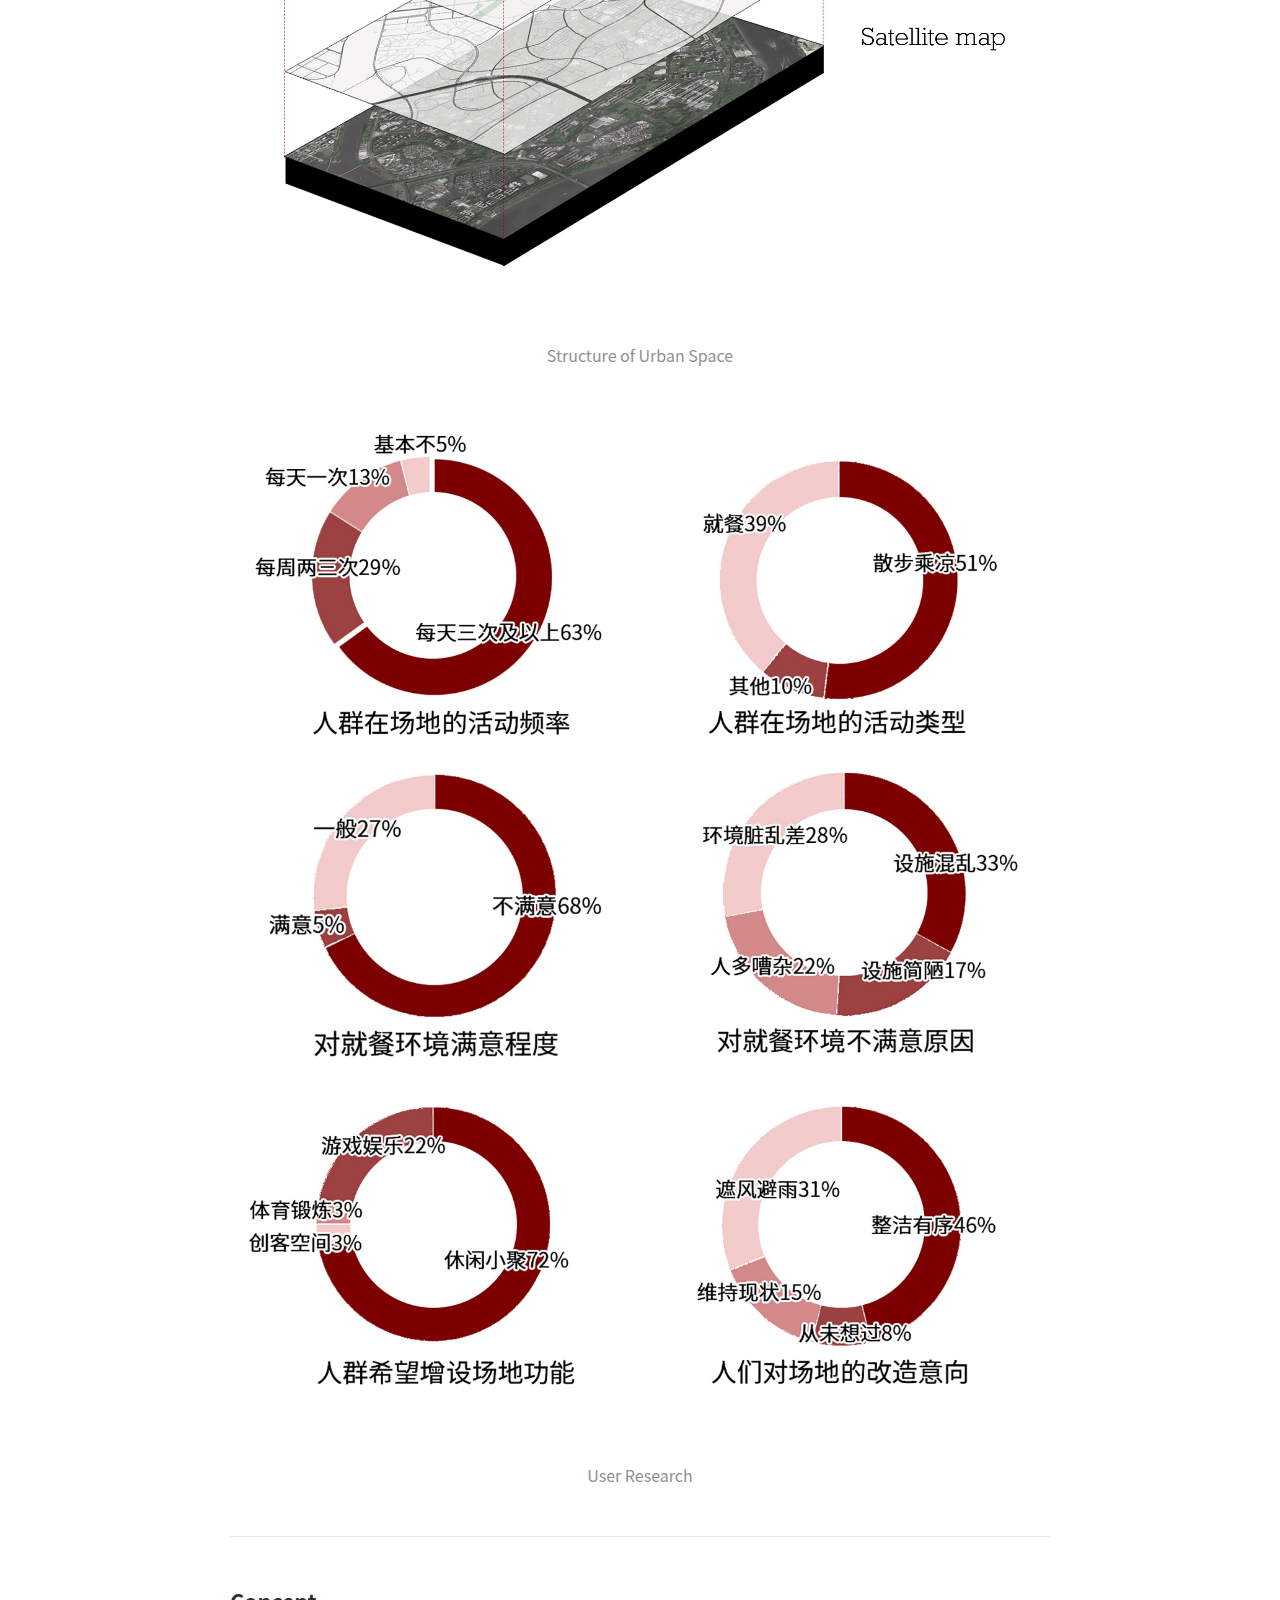
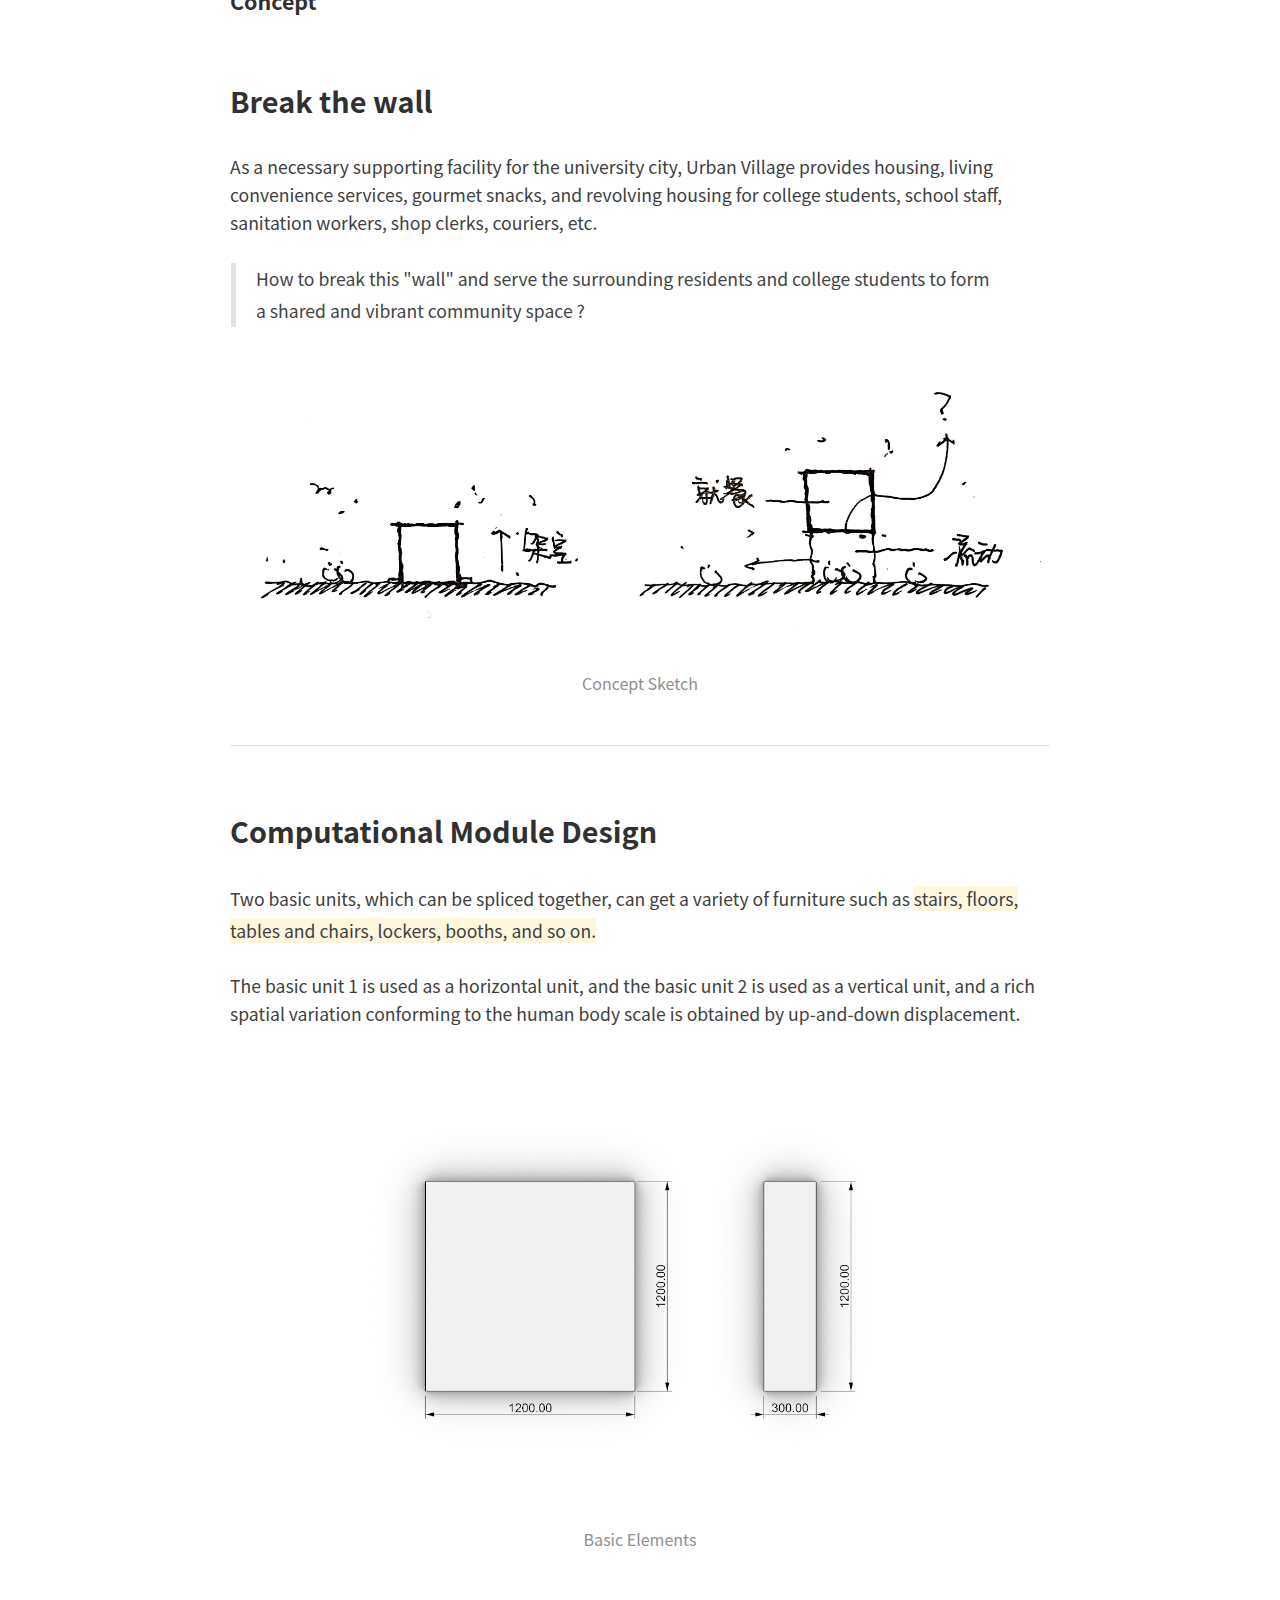
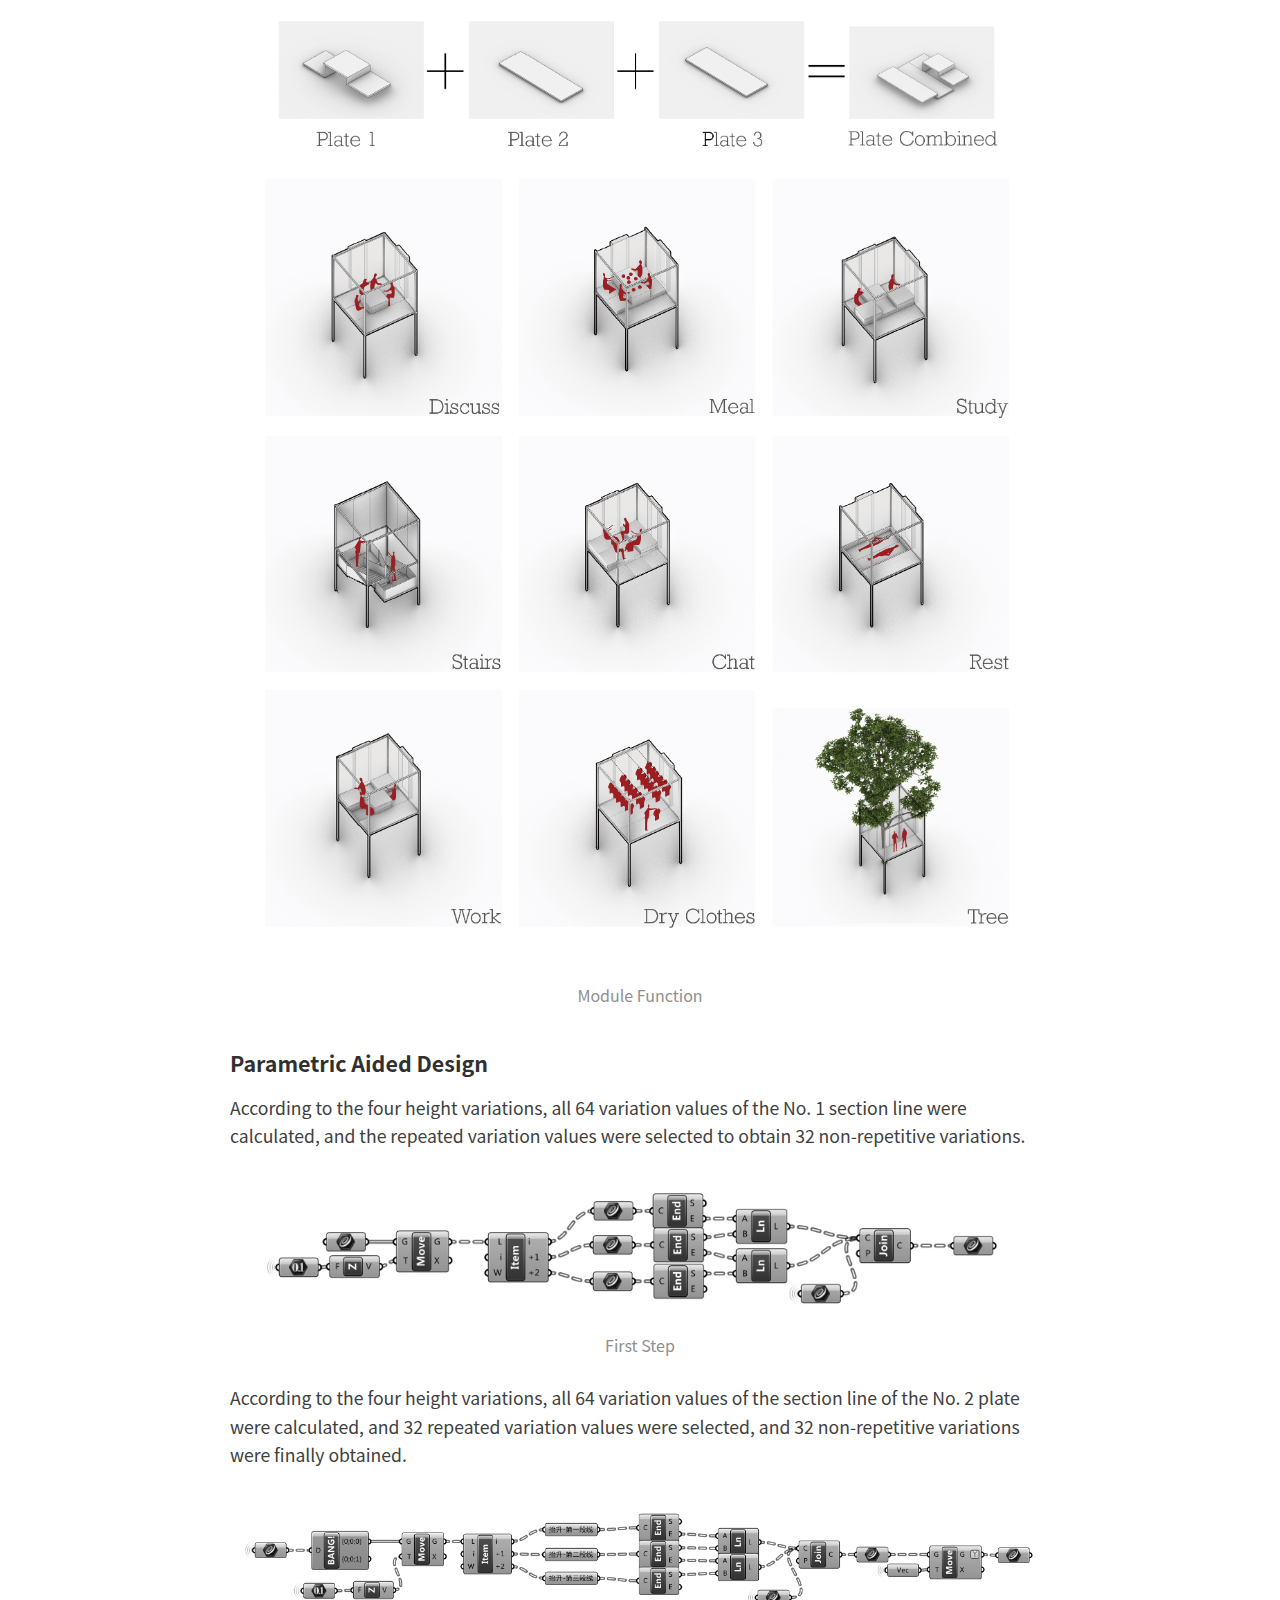
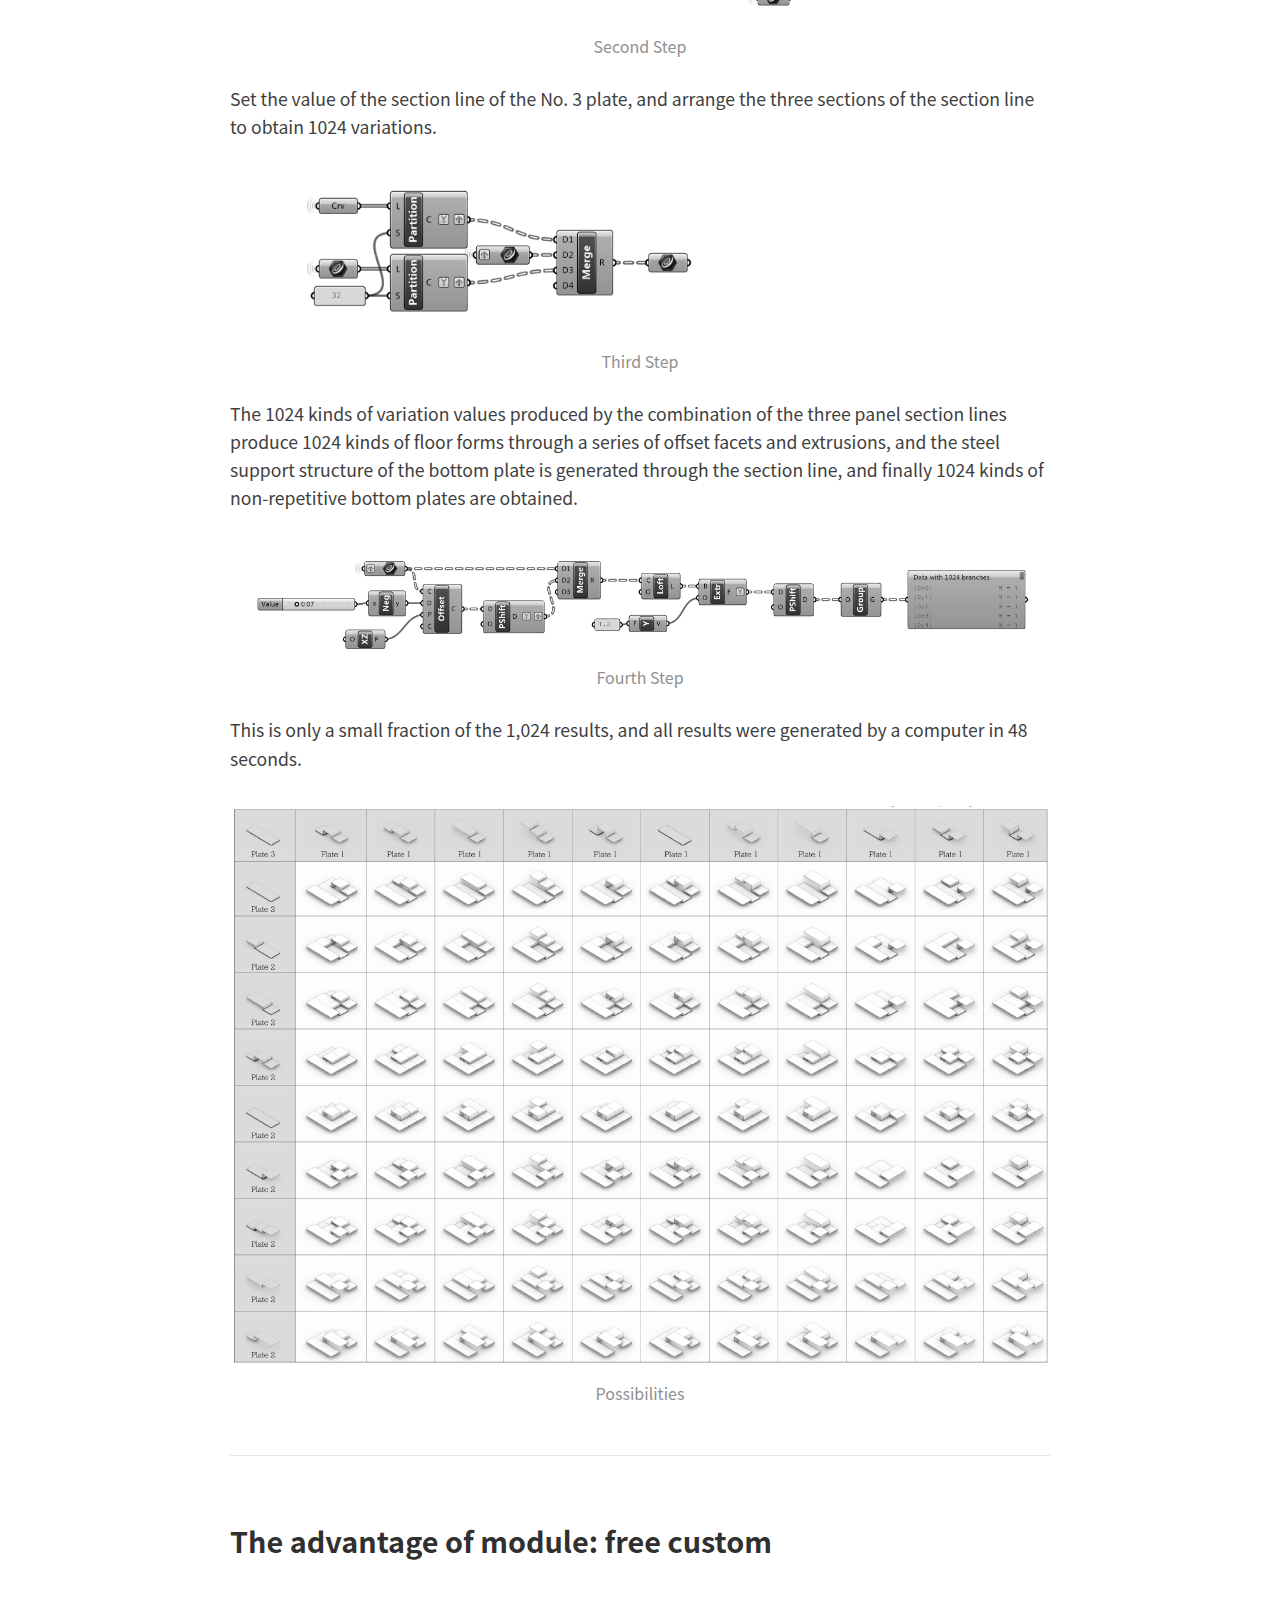
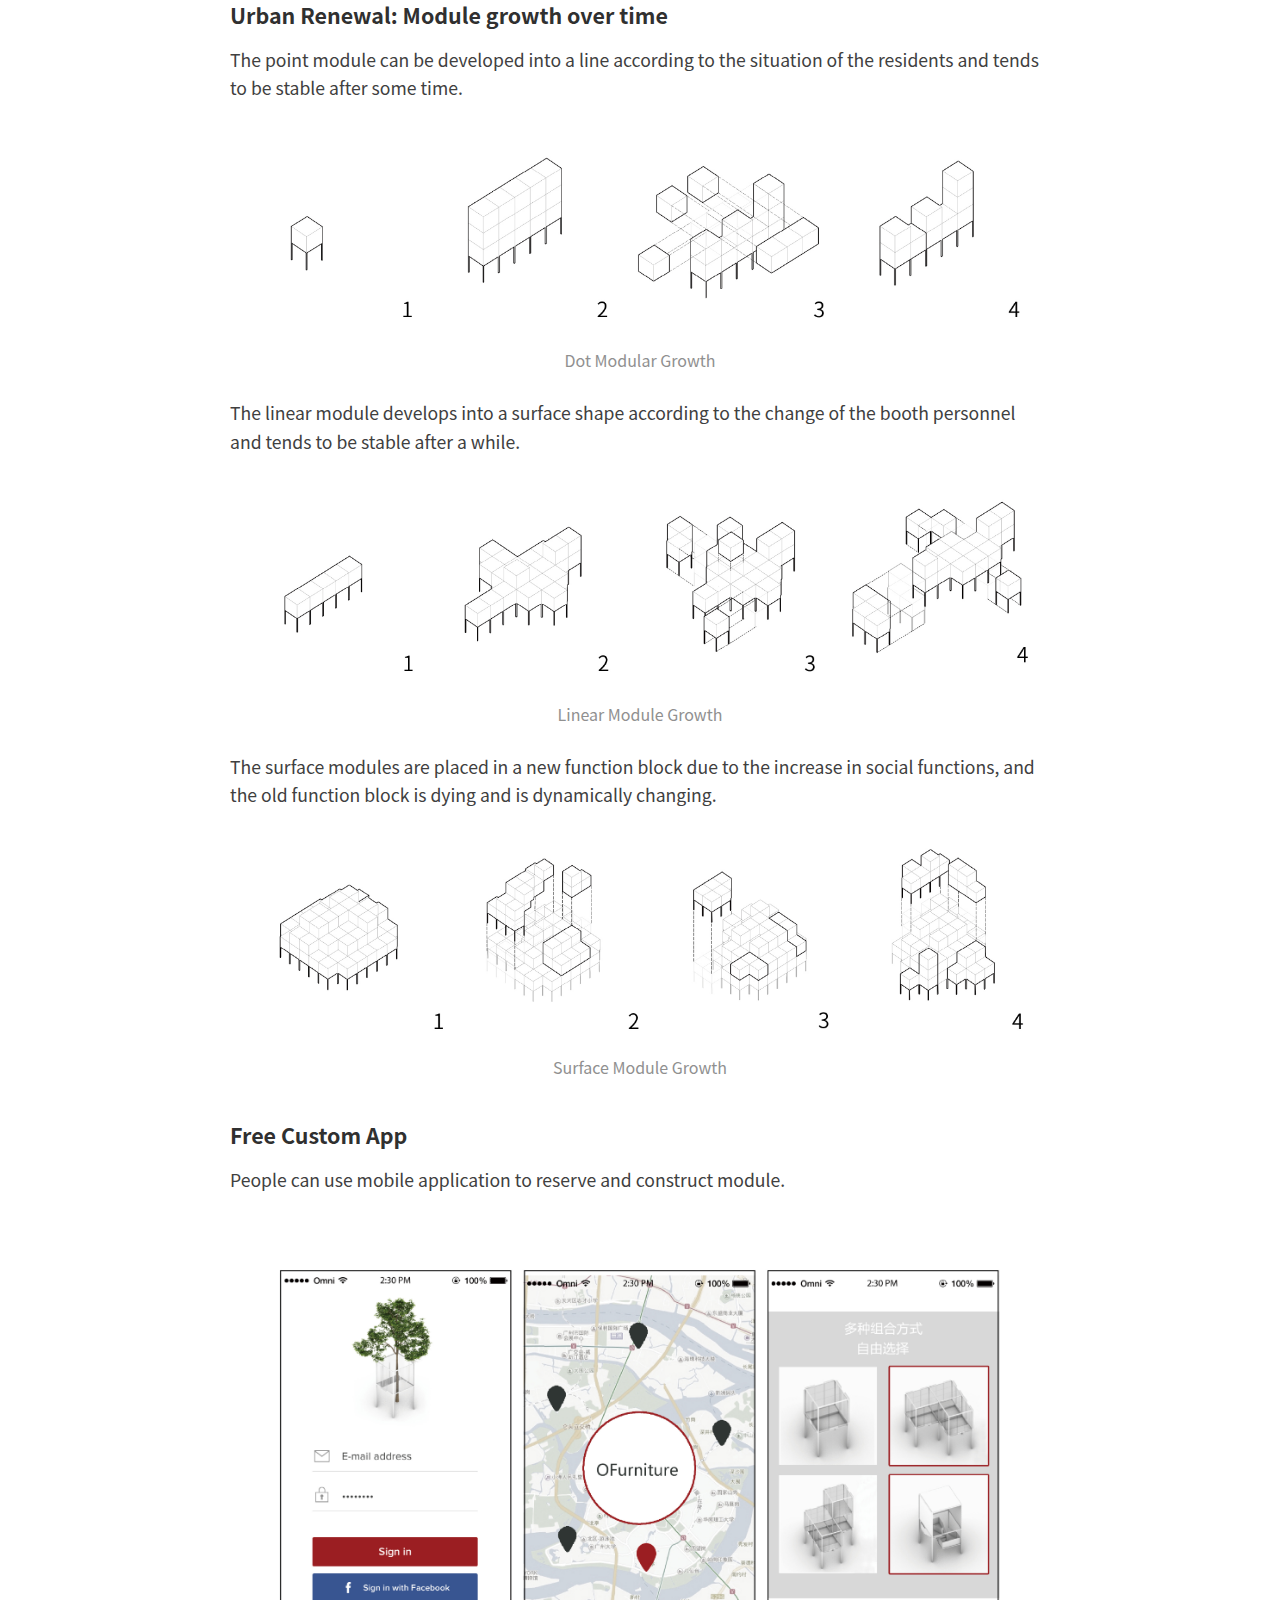
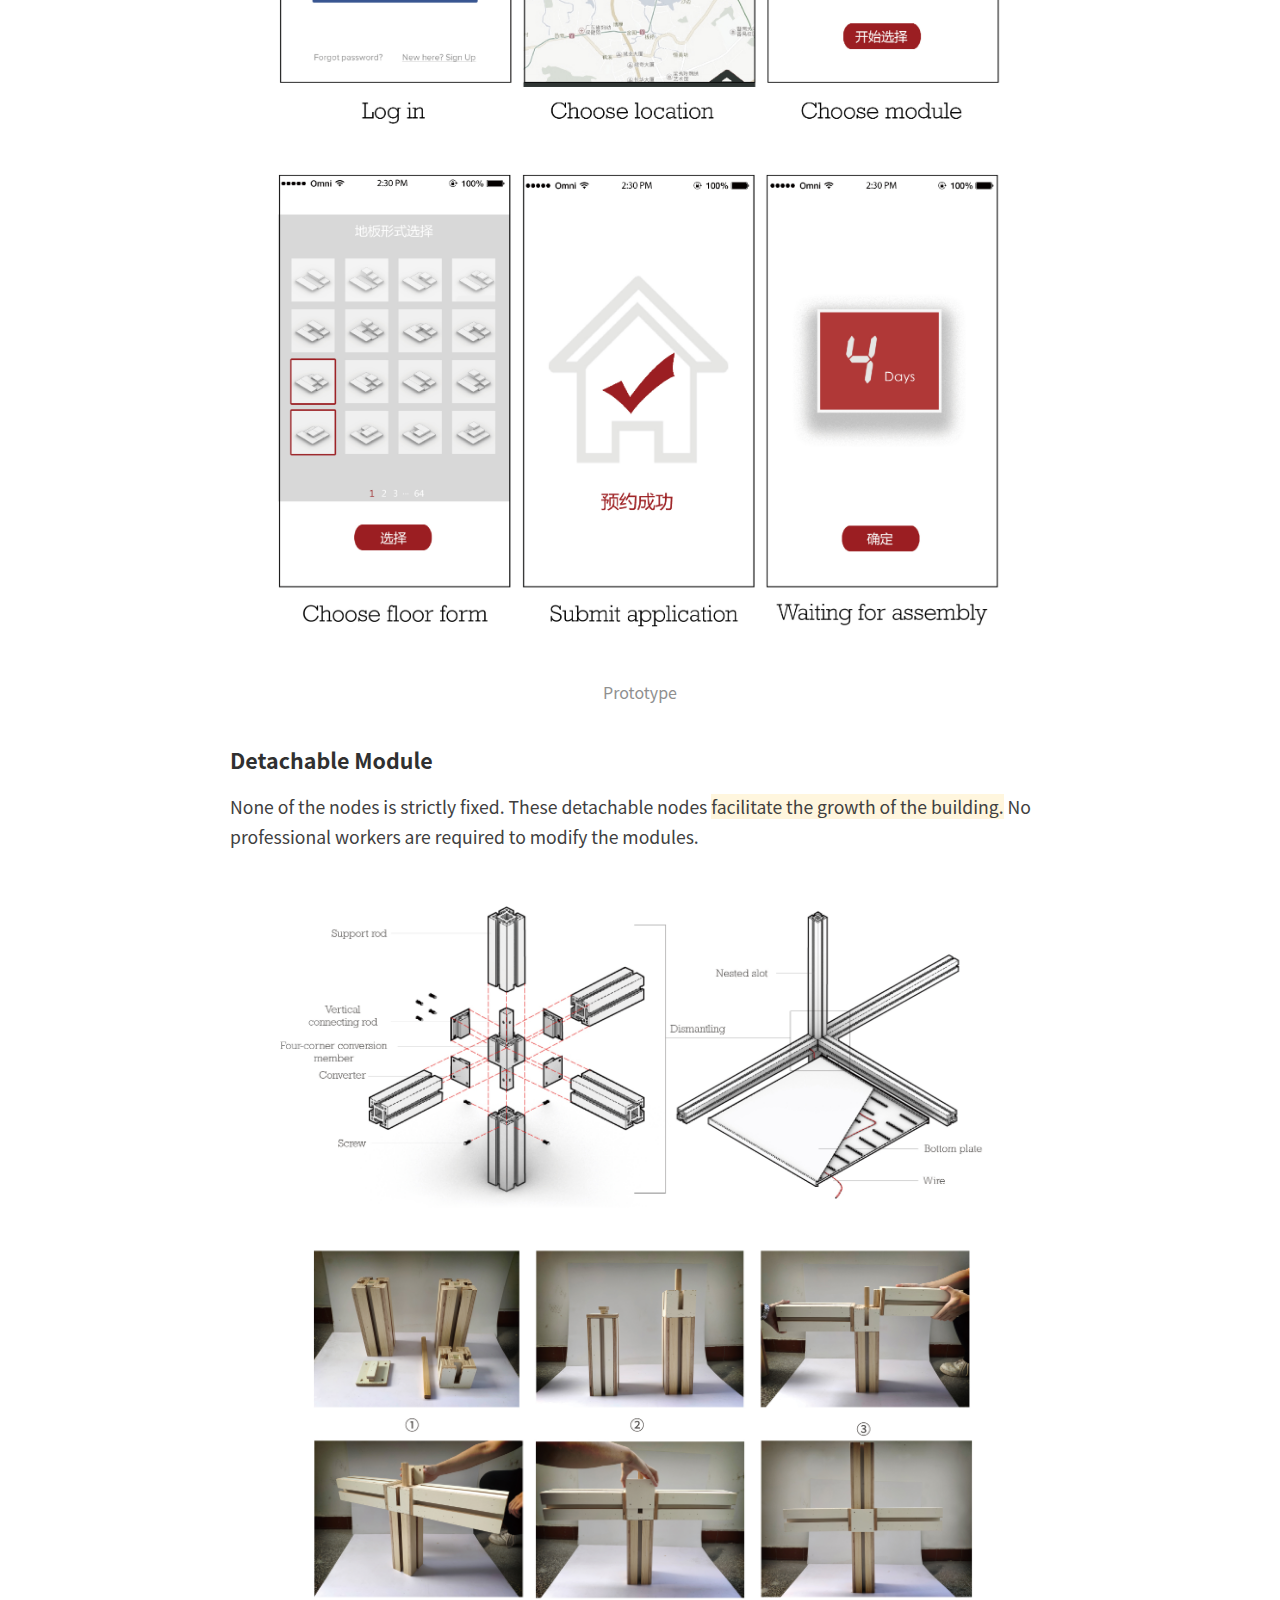
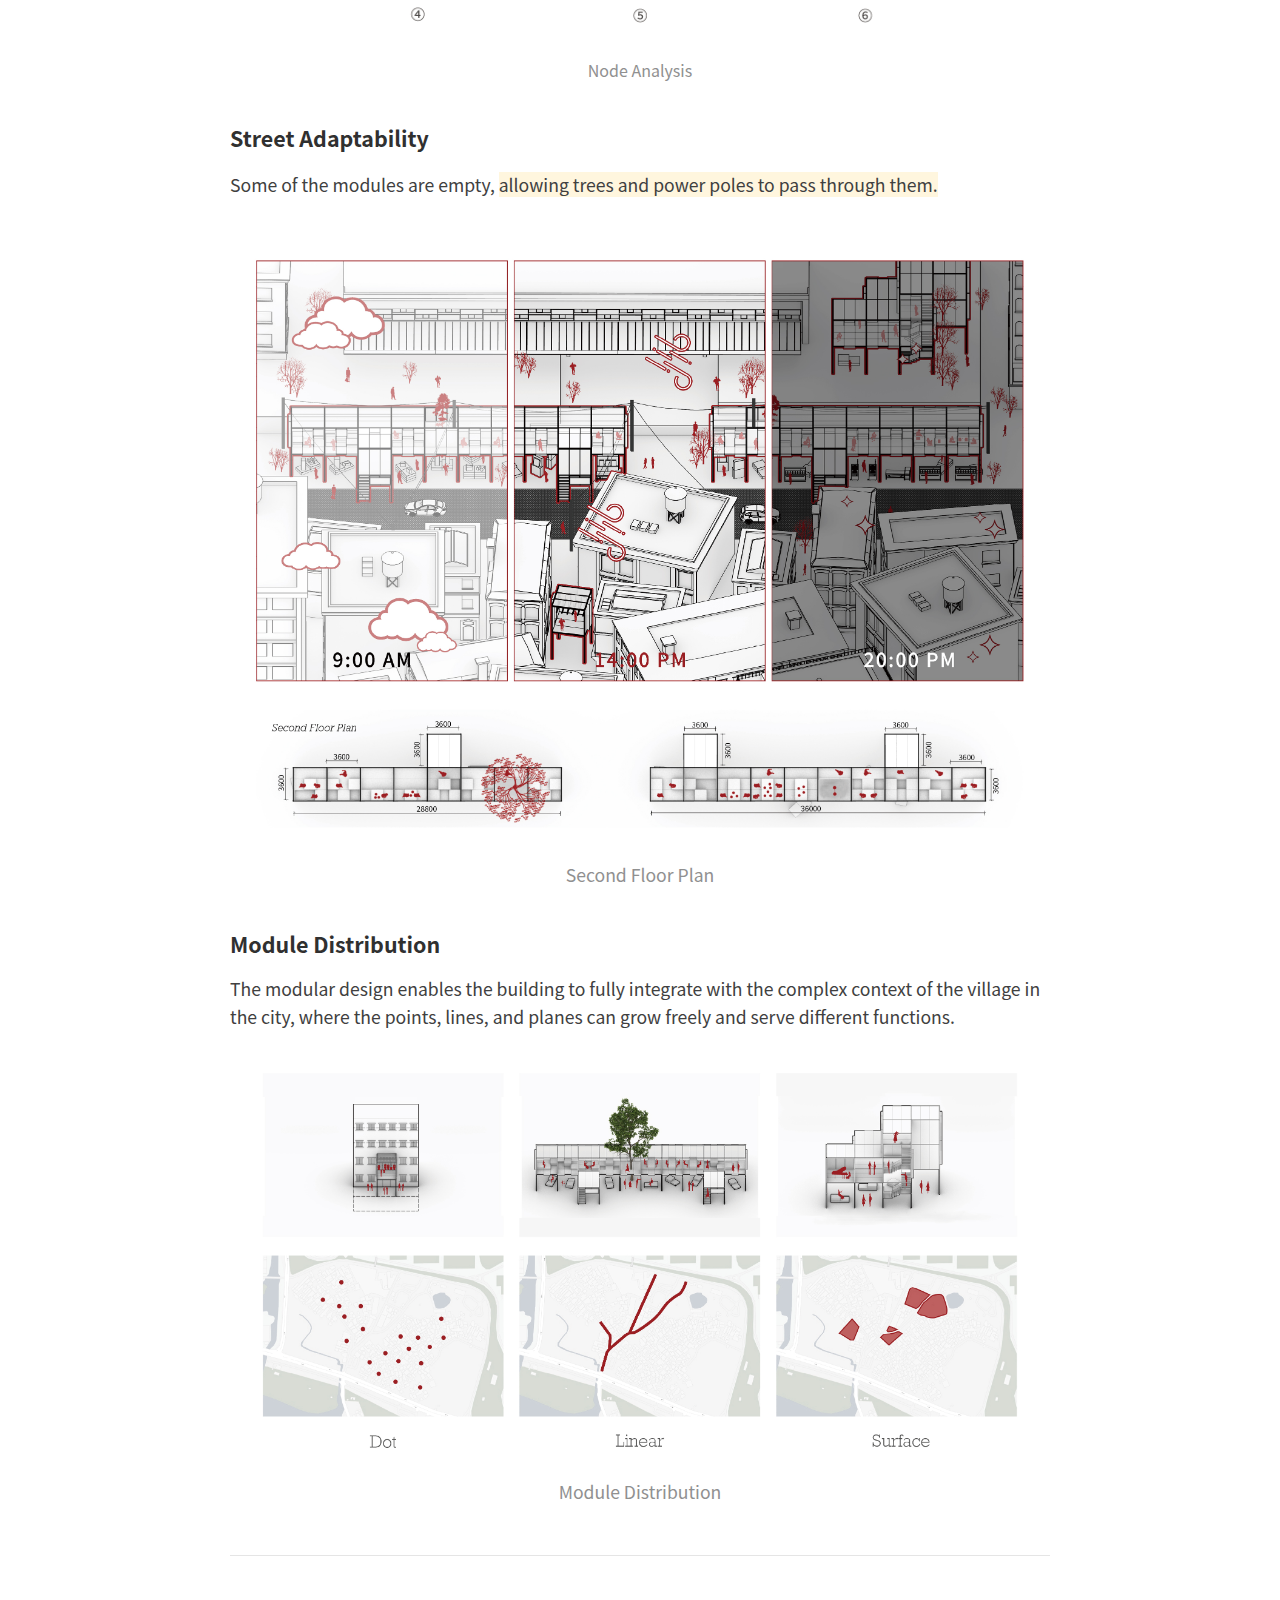
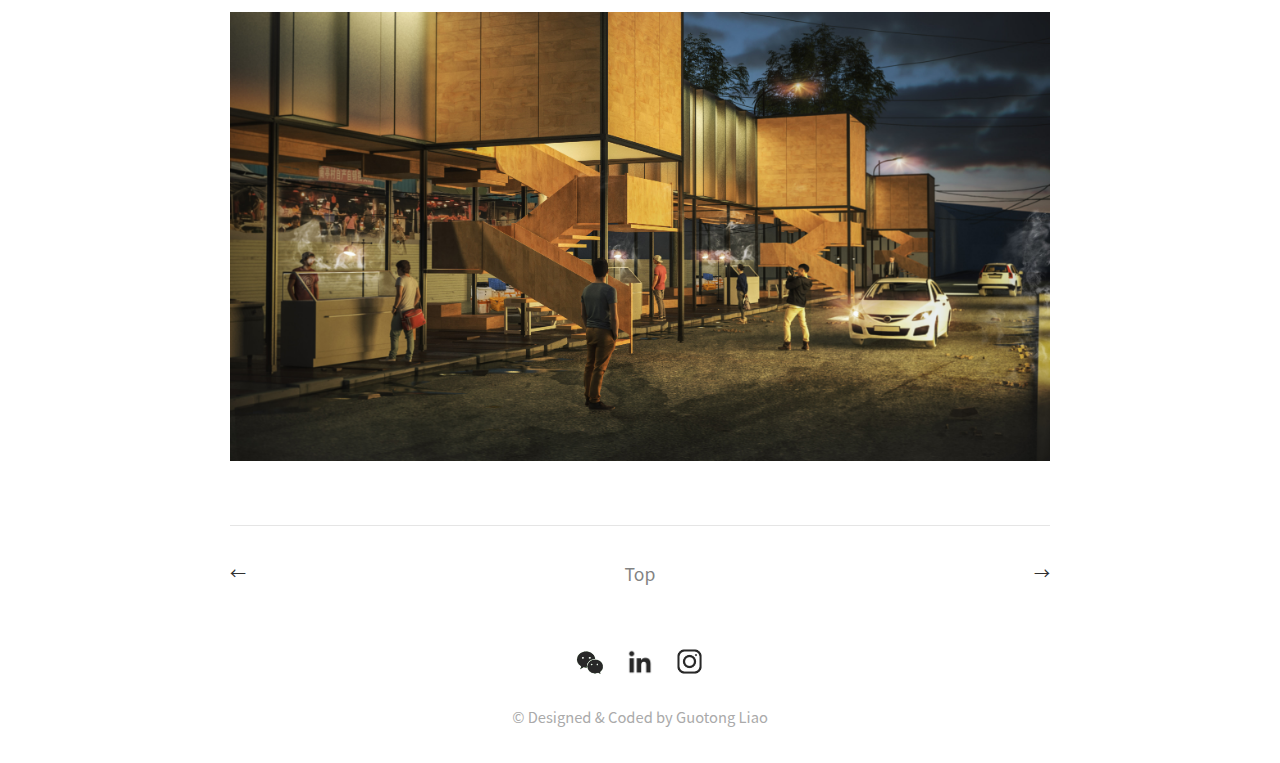
<file: Posts/South of the city.html>
<!DOCTYPE html>
<html lang="en">

  <head>
   <meta charset="UTF-8">
   <meta name="viewport" content="width=device-width, initial-scale=1.0">

   <title>
    
      South of the city &middot; Guotong Liao
    
   </title>

   <!-- CSS -->
   <link rel="stylesheet" href="https://glintonliao.github.io/css/posts.css">
   <!--<link href="https://fonts.googleapis.com/css?family=Rubik" rel="stylesheet">-->

   <!-- Favicon -->
   <link rel="icon" type="image/png" href="/img/Projects/DYDY.png">
   
   <!-- Global site tag (gtag.js) - Google Analytics -->
   <script async src="https://www.googletagmanager.com/gtag/js?id=UA-171607494-1"></script>
   <script>
     window.dataLayer = window.dataLayer || [];
     function gtag(){dataLayer.push(arguments);}
     gtag('js', new Date());

     gtag('config', 'UA-171607494-1');
   </script>

   <!-- Note -->
   <!-- This project is designed by Guotong Liao, Copyright Reserved © 2020-->


  </head>


  <body>
    <nav class="nav">
      <div class="nav-container">
        <a class = "icon" href="/index.html" title="Back to the intro page">
          <img class="nav-title" src="/img/Projects/DYDY.png"/>
        </a>
        <ul>
          <li><a href="/Posts/Projects.html">Projects</a></li>
          <li><a href="/Posts/Artworks.html">Artworks</a></li>
          <li><a href="/Resume - LIAO.pdf" target="_blank">Resume</a></li>  
        </ul>
      </div>
    </nav>

      <p class="cover">
      <img src="/img/South of the City/Perspective.jpg" alt="image" >
      </p>
    
   <main>
    <div class="post">

    <div class="post-main">
     <h1 class="post-title">South of the City</h1>
     <p>Computational community module design</p>

     <div class="grid-intro">
       <div class="Date">
         <h4>Project Date</h4>
         <p>2019.11</p>
       </div>

       <div class="Type">
         <h4>Type</h4>
         <p>Teamwork with Kaiwei Fan and Bin Liu</p>
       </div>

       <div class="Instructor">
         <h4>Instructor</h4>
         <p>Xiang Zhou</p>
       </div>

       <div class="Tool">
         <h4> Toolkit</h4>
         <p>Rhino, PS, AI, ID</p>
       </div>

      </div>

    <h2>Background: Urban Renewal</h2>
    
    <p>Based on the current situation of the site and existing problems, in response to the background of urban renewal, this project considered the development of time and the needs of the future, along with the adaptability in the city context, tapped the module's self-renewal potential and functional expansion potential.</p>

    <h3>Site Analysis: Nanting Village</h3>

    <img src="/img/South of the City/Site Analysis 01.jpg" alt="image">

    <div class="caption">
        <p class="caption" style="font-size: 1rem;">Site Location</p>
    </div>

    <p>The site is located in Nanting Village, University City, Panyu District, Guangzhou, Guangdong, adjacent to Guangdong University of Technology, Guangzhou University and Guangzhou Academy of Fine Arts. Nanting Village is a combination of typical urban villages and surrounding communities. It is an essential place for college students, former villagers, and nearby stall vendors to have a multi-subject production and life. We try to activate community spaces through planning and design, <strong>create a platform that is conducive to communication and creativity, and ultimately achieve continuous integration of communities and universities.</strong></p>

    <h3>Guangzhou Higher Education Mega Center</h3>

    <p>Now the layout of the university town is a <strong>ring structure.</strong> The outermost part is the teaching facilities of various universities. The middle section is the dormitory area and some large shopping malls. The core part is low-density public facilities such as parks, sports facilities, and public libraries.</p>

    <p><img src="/img/South of the City/Site Analysis 02.jpg" alt="image" ></p>
    <div class="caption">
     <p class="caption" style="font-size: 1rem;">Underlying Problem</p>
    </div>

    <blockquote>"But our beautiful ideal has been cut off by the wall in our restrictions." Professor Yuan said, "The students can be together, taking part in various community activities, and should be horizontally connected. Now the interaction between the dormitory area and the teaching area has become a vertical relationship of administration, which is a kind of hierarchy."</blockquote>

    <p><img src="/img/South of the City/Site Analysis 03.jpg" alt="image" ></p>
    <div class="caption">
     <p class="caption" style="font-size: 1rem;">Structure of Urban Space</p>
    </div>

    <p><img src="/img/South of the City/User Research.jpg" alt="image" ></p>
    <div class="caption">
     <p class="caption" style="font-size: 1rem;">User Research</p>
    </div>

    <div class="divider"></div>

    <h3>Concept</h3>
   
    <h2>Break the wall</h2>

    <p>As a necessary supporting facility for the university city, Urban Village provides housing, living convenience services, gourmet snacks, and revolving housing for college students, school staff, sanitation workers, shop clerks, couriers, etc.</p>

    <blockquote>How to break this "wall" and serve the surrounding residents and college students to form a shared and vibrant community space ?</blockquote>

    <img src="/img/South of the City/Sketch01.jpg" alt="image">

    <div class="caption">
      <p class="caption" style="font-size: 1rem;">Concept Sketch</p>
    </div>

    <div class="divider"></div>

    <h2>Computational Module Design</h2>

    <p>Two basic units, which can be spliced together, can get a variety of furniture such as <strong>stairs, floors, tables and chairs, lockers, booths, and so on.</strong></p>

    <p>The basic unit 1 is used as a horizontal unit, and the basic unit 2 is used as a vertical unit, and a rich spatial variation conforming to the human body scale is obtained by up-and-down displacement.</p>

    <img src="/img/South of the City/Begining Plate.jpg" alt="image">

    <div class="caption">
      <p class="caption" style="font-size: 1rem;">Basic Elements</p>
    </div>

    <img src="/img/South of the City/Program.jpg" alt="image">

    <div class="caption">
      <p class="caption" style="font-size: 1rem;">Module Function</p>
    </div>

    <h3>Parametric Aided Design</h3>

    <p>According to the four height variations, all 64 variation values of the No. 1 section line were calculated, and the repeated variation values were selected to obtain 32 non-repetitive variations.</p>

    <img src="/img/South of the City/Battery01.jpg" alt="image">

    <div class="caption">
      <p class="caption" style="font-size: 1rem;">First Step</p>
    </div>

    <p>According to the four height variations, all 64 variation values of the section line of the No. 2 plate were calculated, and 32 repeated variation values were selected, and 32 non-repetitive variations were finally obtained.</p>

    <img src="/img//South of the City/Battery02.jpg" alt="image" data-action="zoom">
    <div class="caption">
      <p class="caption" style="font-size: 1rem;">Second Step</p>
    </div>

    <p>Set the value of the section line of the No. 3 plate, and arrange the three sections of the section line to obtain 1024 variations.</p>

    <img src="/img/South of the City/Battery03.jpg" alt="image">
    <div class="caption">
      <p class="caption" style="font-size: 1rem;">Third Step</p>
    </div>

    <p>The 1024 kinds of variation values produced by the combination of the three panel section lines produce 1024 kinds of floor forms through a series of offset facets and extrusions, and the steel support structure of the bottom plate is generated through the section line, and finally 1024 kinds of non-repetitive bottom plates are obtained.</p>

    <img src="/img/South of the City/Battery04.jpg" alt="image">
    <div class="caption">
      <p class="caption" style="font-size: 1rem;">Fourth Step</p>
    </div>

    <p>This is only a small fraction of the 1,024 results, and all results were generated by a computer in 48 seconds.</p>

    <img src="/img/South of the City/Generation.jpg" alt="image">
    <div class="caption">
      <p class="caption" style="font-size: 1rem;">Possibilities</p>
    </div>

    <div class="divider"></div>

    <h2>The advantage of module: free custom</h2>

    <h3>Urban Renewal: Module growth over time</h3>

    <p>The point module can be developed into a line according to the situation of the residents and tends to be stable after some time.</p>

    <img src="/img//South of the City/Growth-dot.jpg" alt="image">
    <div class="caption">
      <p class="caption" style="font-size: 1rem;">Dot Modular Growth</p>
    </div>

    <p>The linear module develops into a surface shape according to the change of the booth personnel and tends to be stable after a while.</p>

    <img src="/img/South of the City/Growth-line.jpg" alt="image">
    <div class="caption">
      <p class="caption" style="font-size: 1rem;">Linear Module Growth</p>
    </div>

    <p>The surface modules are placed in a new function block due to the increase in social functions, and the old function block is dying and is dynamically changing.</p>

    <img src="/img/South of the City/Growth-area.jpg" alt="image">
    <div class="caption">
      <p class="caption" style="font-size: 1rem;">Surface Module Growth</p>
    </div>

    <h3>Free Custom App</h3>

    <p>People can use mobile application to reserve and construct module.</p>

    <img src="/img/South of the City/Apps.jpg" alt="image">
    <div class="caption">
      <p class="caption" style="font-size: 1rem;">Prototype</p>
    </div>

    <h3>Detachable Module</h3>

    <p>None of the nodes is strictly fixed. These detachable nodes <strong>facilitate the growth of the building.</strong> No professional workers are required to modify the modules.</p>

    <img src="/img/South of the City/Physical Model.jpg" alt="image">

    <div class="caption">
      <p class="caption" style="font-size: 1rem;">Node Analysis</p>
    </div>

    <h3>Street Adaptability</h3>

    <p>Some of the modules are empty, <strong>allowing trees and power poles to pass through them.</strong></p>

    <img src="/img/South of the City/Masterplan.jpg" alt="image">

    <div class="caption">
      <p class="caption">Second Floor Plan</p>
    </div>

    <h3>Module Distribution</h3>

    <p>The modular design enables the building to fully integrate with the complex context of the village in the city, where the points, lines, and planes can grow freely and serve different functions.</p>

    <img src="/img/South of the City/Distribution.jpg" alt="image">

    <div class="caption">
      <p class="caption">Module Distribution</p>
    </div>

    <div class="divider"></div>

    <img src="/img//South of the City/Perspective.jpg" alt="image">

   </div>


   </div>

    <div class="pagination">
    
     <a href="/Posts/Relevator.html" class="left arrow">←</a>
     <a href="/Posts/Artworks.html" class="right arrow">→</a>
    
     <a href="#" class="top">Top</a>
    </div>


     </div>
    </main>


    <footer>

      <div class="contact">
        <a href="/img/Projects/QR Code.jpg"  target="_blank" class="wechat-button" ></a>
        <a href="https://www.linkedin.com/in/glintonliao"  target="_blank" class="linkedin-button" ></a>
        <a href="https://www.instagram.com/glinton_liao" target="_blank" class="ig-button" ></a>
     </div>

      <span>
        © Designed & Coded by Guotong Liao
      </span>
    </footer>
   </body>
</html>
</file>
<file: css/projects.css>
main {
    display: block;
    margin: 0 auto;
    max-width: 820px;
    width: 90%;
}

footer {
    display: block;
    margin: 0 auto;
    max-width: 820px;
    width: 90%;
}

.nav-container {
    display: block;
    margin: 0 auto;
    max-width: 820px;
    width: 90%;
}

ul a {
    color:#303030;text-decoration:none}

ul a:hover {background-color:#FFEDBB}




* {
    -webkit-box-sizing: border-box;
    -moz-box-sizing: border-box;
    box-sizing: border-box;
    line-height: 1.8;
}

main {
    display: block;
}

body {
    -webkit-text-size-adjust: 100%;
}

html, body {
    color: #444;
    margin: 0;
    padding: 0;
}


html {
    font-size: 16px;
}

html {
    font-family: Rubik,-apple-system,BlinkMacSystemFont,Helvetica Neue,Noto Sans CJK SC,sans-serif;
    font-size: 16px;
}

* { 
    -webkit-box-sizing:border-box;
    -moz-box-sizing:border-box;
    box-sizing:border-box;
    line-height:1.8
}

main,footer,.nav-container{display:block;margin:0 auto;max-width:820px;width:90%}

.nav{overflow:auto}

.nav-container{margin:30px auto;position:relative;text-align:left}

.nav-title{color:#303030;display:inline-block;margin:0;width:80px;height:84px;}

.nav ul{list-style-type:none;margin:1rem 0 0;padding:0;text-align:center}

.nav li{color:#303030;display:inline-block;opacity:.6;padding:0 2rem 0 0}

.nav li:last-child{padding-right:0}

.nav li:hover,.nav li:focus{opacity:1}

.nav a{color:#303030;font-family:Rubik,-apple-system,BlinkMacSystemFont,Helvetica Neue,Noto Sans CJK SC,sans-serif}

.nav ul{bottom:35px;position:absolute;right:0; font-size: 1.1rem;}

html, body { color:#444;margin:0;padding:0}

html{font-family:Rubik,-apple-system,BlinkMacSystemFont,Helvetica Neue,Noto Sans CJK SC,sans-serif;font-size:16px}

h1,h2,h3,h4,h5,h6{color:#303030;
    font-family:Rubik,-apple-system,BlinkMacSystemFont,Helvetica Neue,Noto Sans CJK SC,sans-serif;line-height:30px;
    font-weight:700;
    margin:0;
    font-size: 20px;
}

p{color: #404040; 
  font-weight: 200;
  margin: 0;
  line-height: 20px;
}

.container {
    margin-left: auto;
    margin-right: auto;
    max-width: 1000px;
}

.layout-grid {
    display: grid;
    grid-template-columns: 1fr 1fr;
    grid-template-rows: auto auto auto auto;
    justify-items: stretch;
    -webkit-box-align: stretch;
    -webkit-align-items: stretch;
    -ms-flex-align: stretch;
    align-items: stretch;
    -webkit-align-content: stretch;
    -ms-flex-line-pack: stretch;
    align-content: stretch;
    grid-column-gap: 30px;
    grid-row-gap: 30px;
}

.card {
    border-radius: 6px;
    transition: box-shadow 320ms ease, transform 300ms ease, -webkit-transform 300ms ease;
    box-shadow: 0 1px 2px 0 #b9b9b9;
    max-width: 500px;
    display: inline-block;
    text-decoration: none;
    overflow: hidden;
    line-height: 0;
}

.card:hover {
    box-shadow: 0 9px 18px 0 hsla(0, 0%, 73.3%, 0.6), 0 1px 2px 0 #b9b9b9;
    transform: translateY(-2px);
}

.img{
    max-width: 100%;
    margin: 0;
}

.description {
    padding: 1rem;
    margin: 0;
    line-height: 40px;
}

footer {
    font-family:Rubik,-apple-system,BlinkMacSystemFont,Helvetica Neue,Noto Sans CJK SC,sans-serif;padding:2rem 0; text-align:center
}

.contact{
    display: flex;
    margin: 15px;
    justify-content: center;

}

.wechat-button {
    width: 40px;
    height: 40px;
    margin: 5px;
    border-radius: 6px;
    background-color: transparent;
    background-image: url(/img/Projects/WeChat.png);
    background-position: 1px 0px;
    background-size: 40px 40px;
    background-repeat: no-repeat;
    transition: all 300ms ease;
}

.wechat-button:hover {
    width: 40px;
    height: 40px;
    margin: 5px;
    border-radius: 6px;
    background-color: rgba(45, 193, 0, 0.97);
    background-image: url(/img/Projects/WeChat-hover.png);
    background-position: 1px 0px;
    background-size: 40px 40px;
    background-repeat: no-repeat;
    transition: all 300ms ease;
}

.linkedin-button {
    width: 40px;
    height: 40px;
    margin: 5px;
    border-radius: 6px;
    background-color: transparent;
    background-image: url(/img/Projects/Linkedin.png);
    background-position: 50% 50%;
    background-size: 30px;
    background-repeat: no-repeat;
    transition: all 300ms ease;
}

.linkedin-button:hover {
    width: 40px;
    height: 40px;
    margin: 5px;
    border-radius: 6px;
    background-color: #0077b4;
    background-image: url(/img/Projects/Linkedin-hover.png);
    background-position: 50% 50%;
    background-size: 30px;
    background-repeat: no-repeat;
    transition: all 300ms ease;
}

.ig-button {
    width: 40px;
    height: 40px;
    margin: 5px;
    border-radius: 6px;
    background-color: transparent;
    background-image: url(/img/Projects/IG.png);
    background-position: 49% 50%;
    background-size: 35px 35px;
    background-repeat: no-repeat;
    transition: all 300ms ease;
}

.ig-button:hover {
    width: 40px;
    height: 40px;
    margin: 5px;
    border-radius: 6px;
    background-color: #fe6637;
    background-image: url(/img/Projects/IG-hover.png);
    background-position: 49% 50%;
    background-size: 35px 35px;
    background-repeat: no-repeat;
    transition: all 300ms ease;
}



footer span{color:#aaa; font-size:0.92rem;}
</file>
